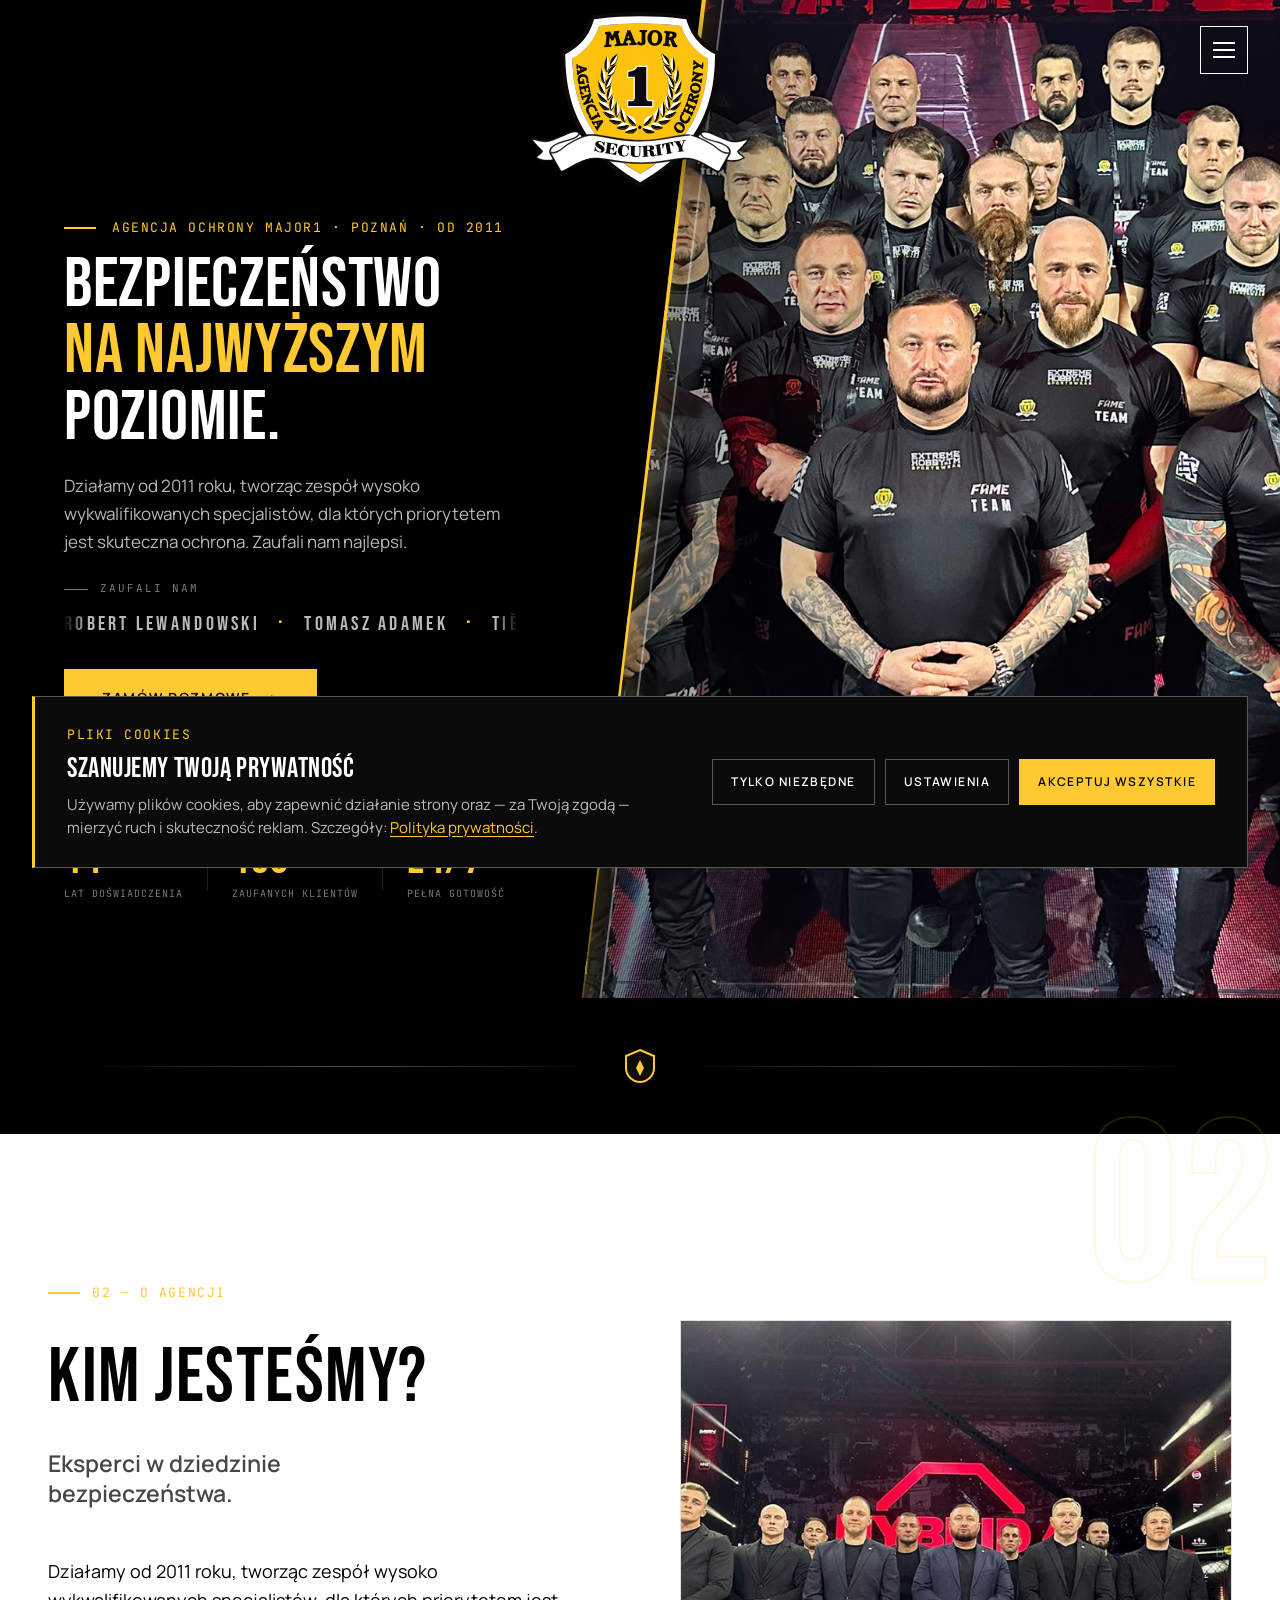
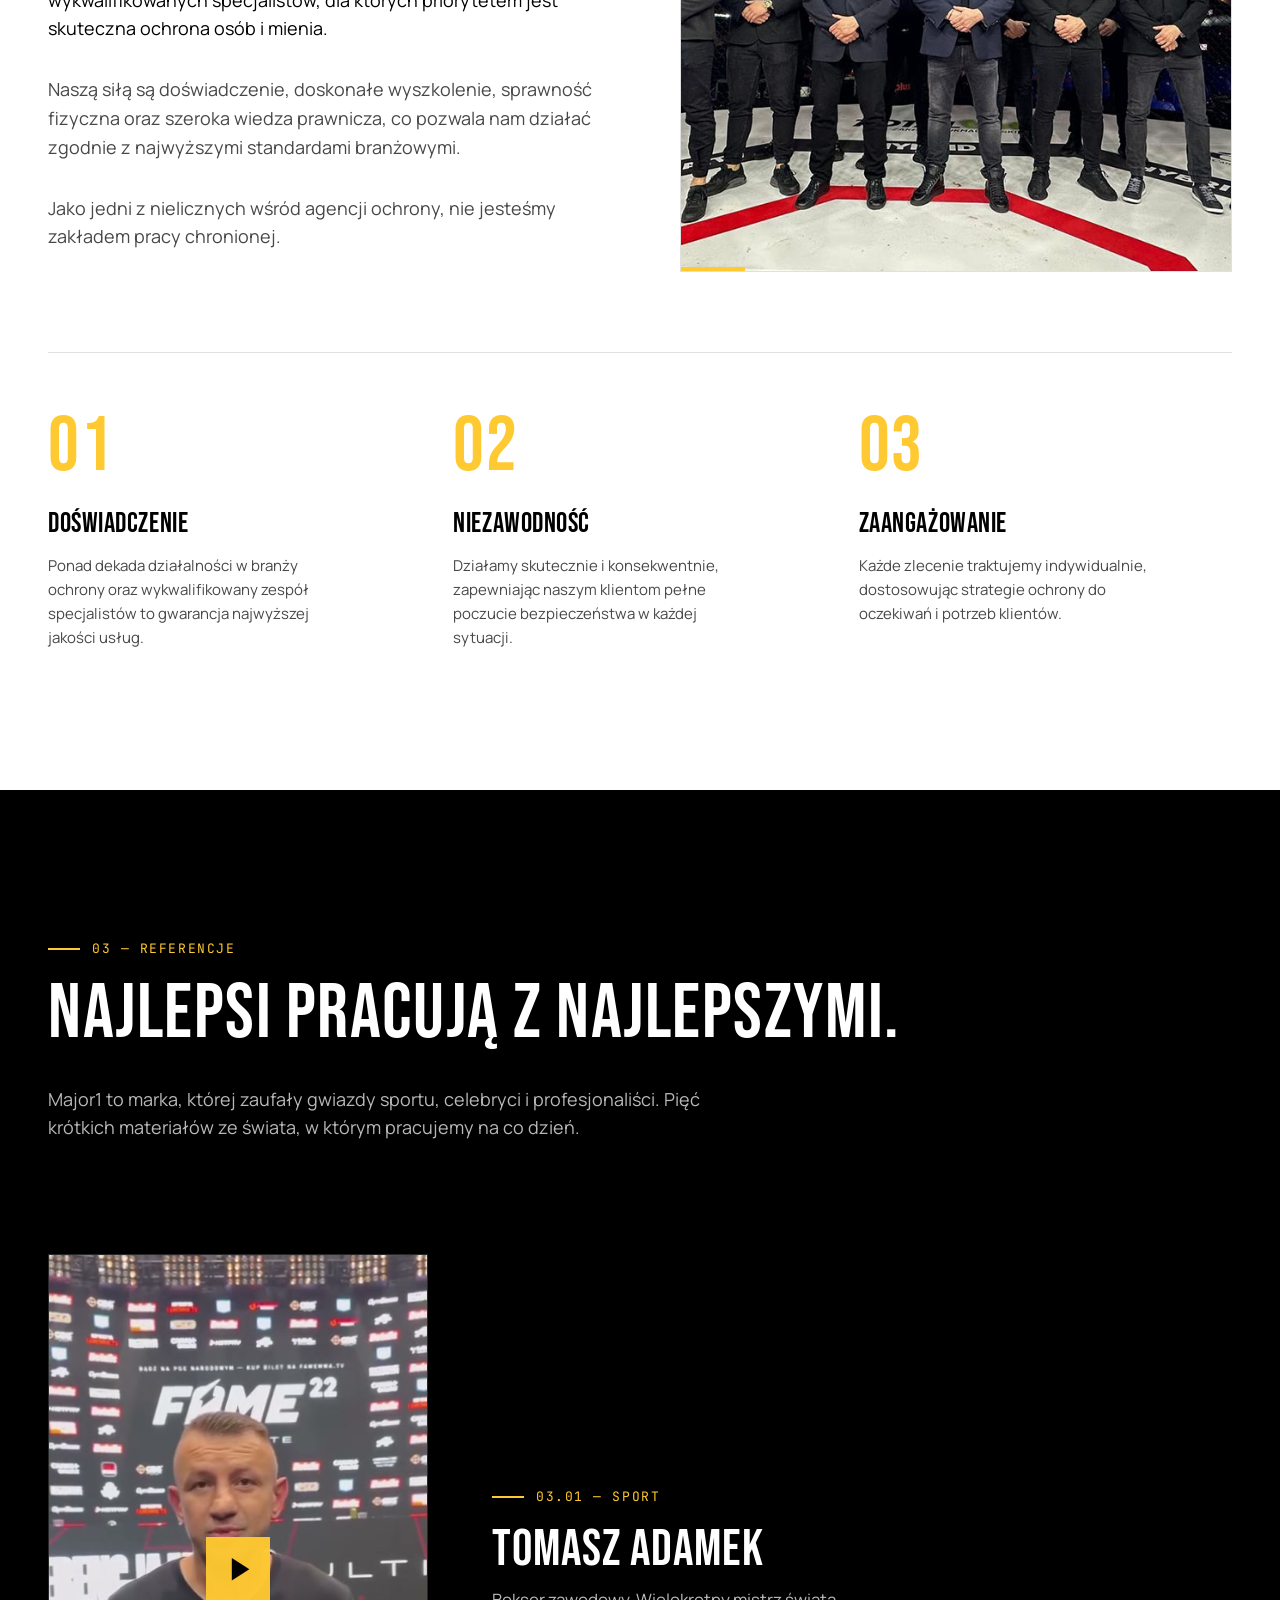
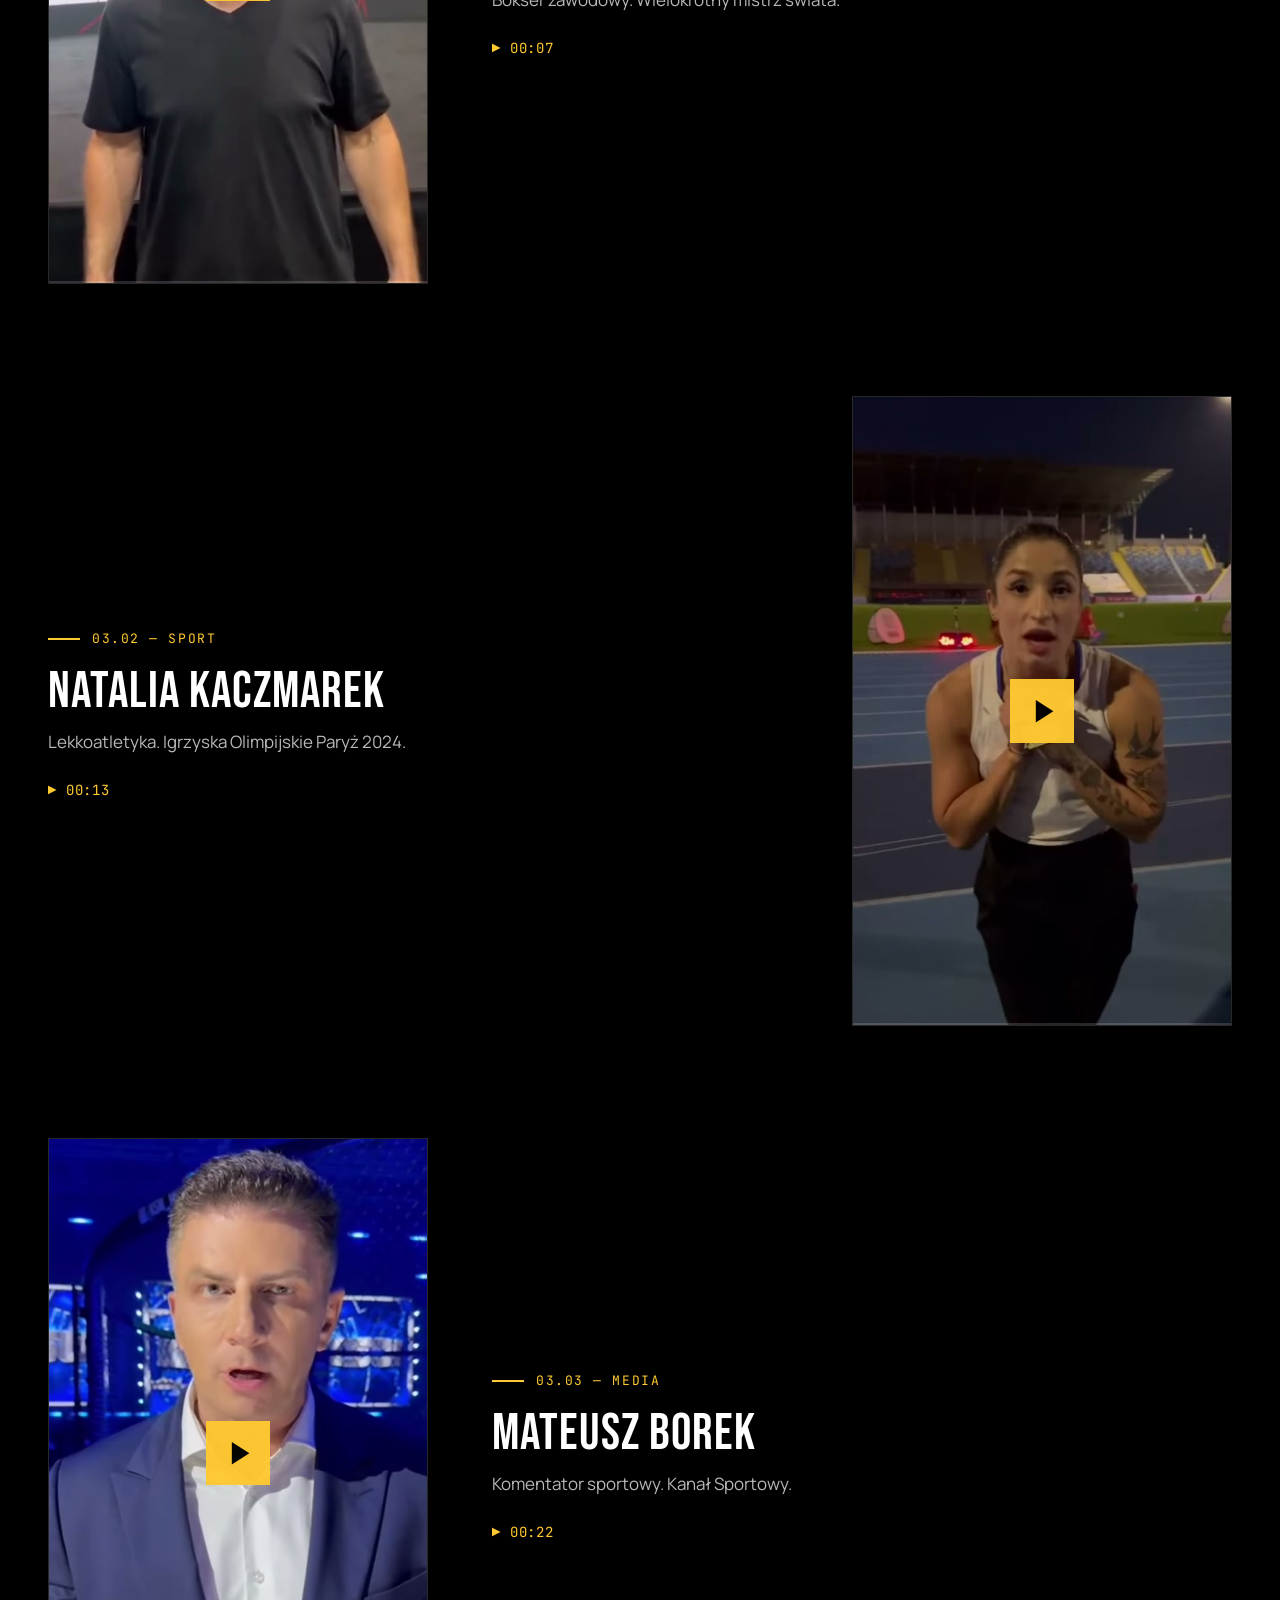
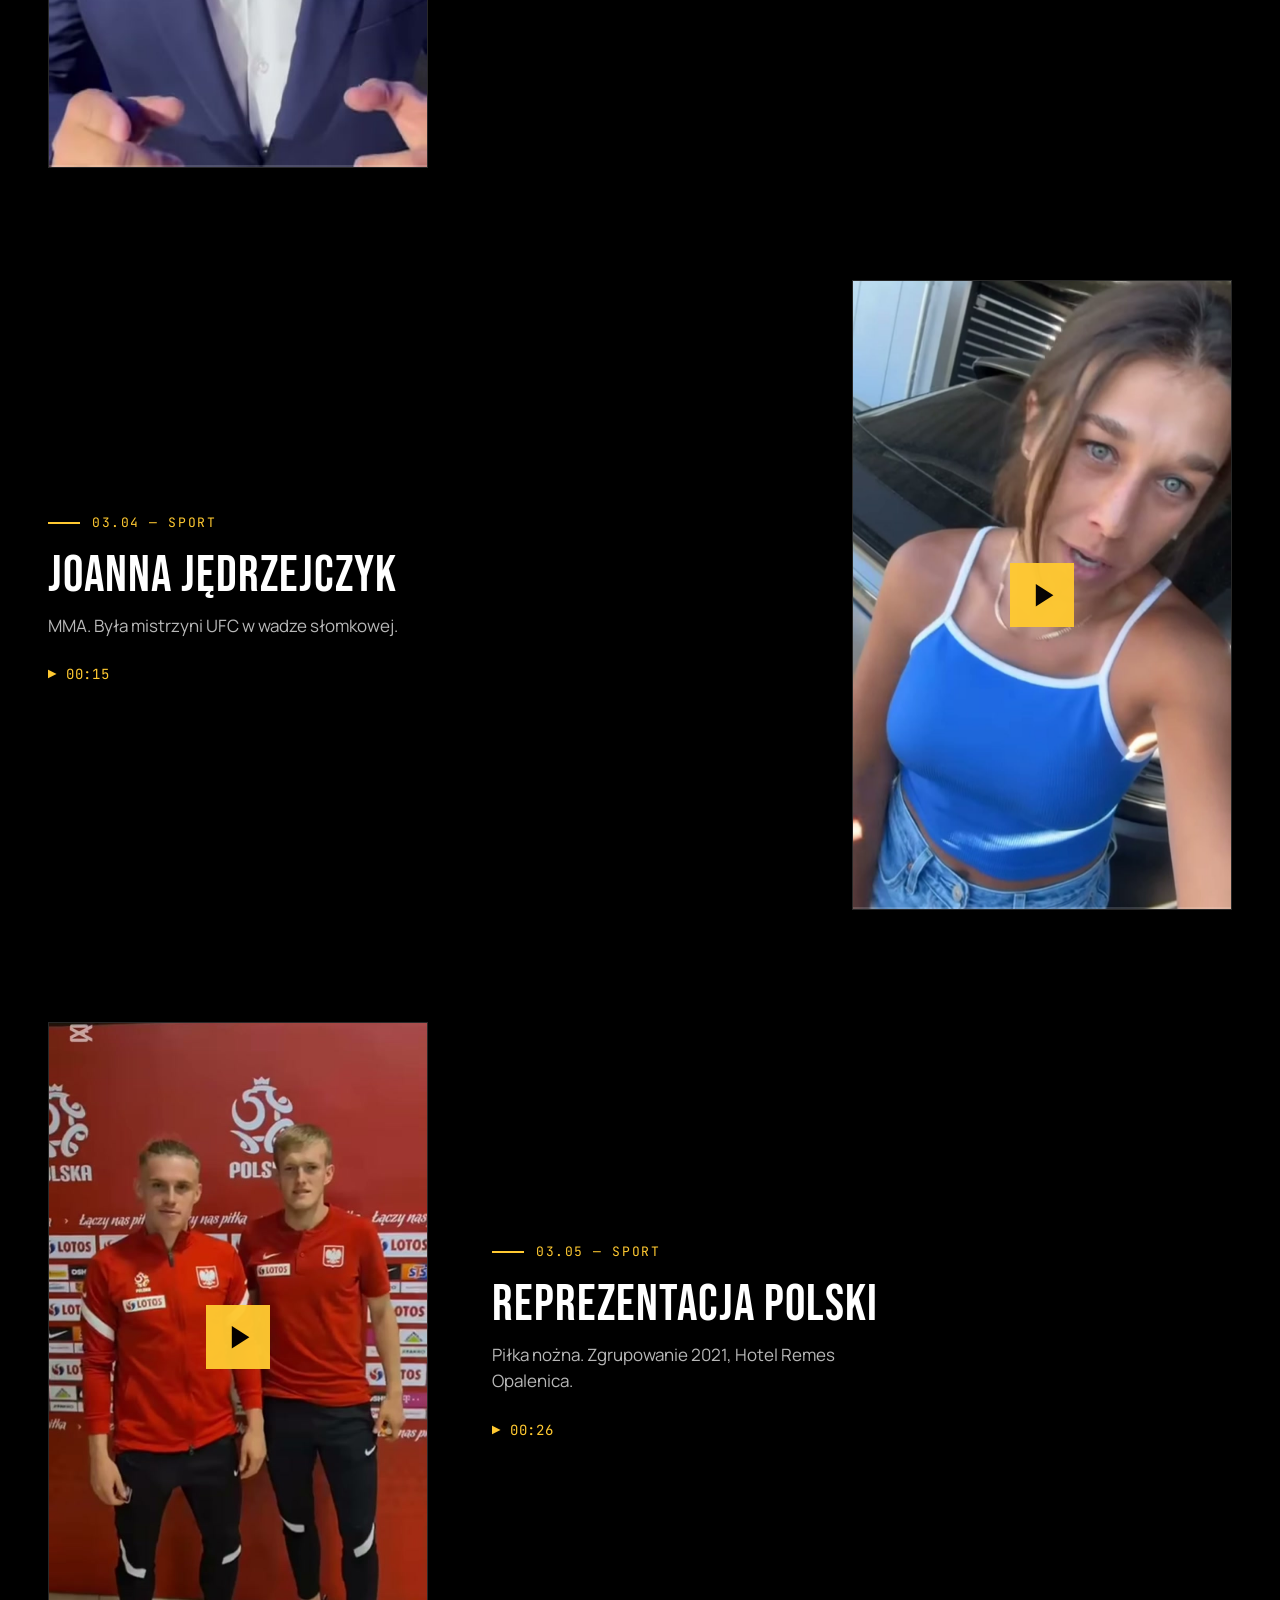
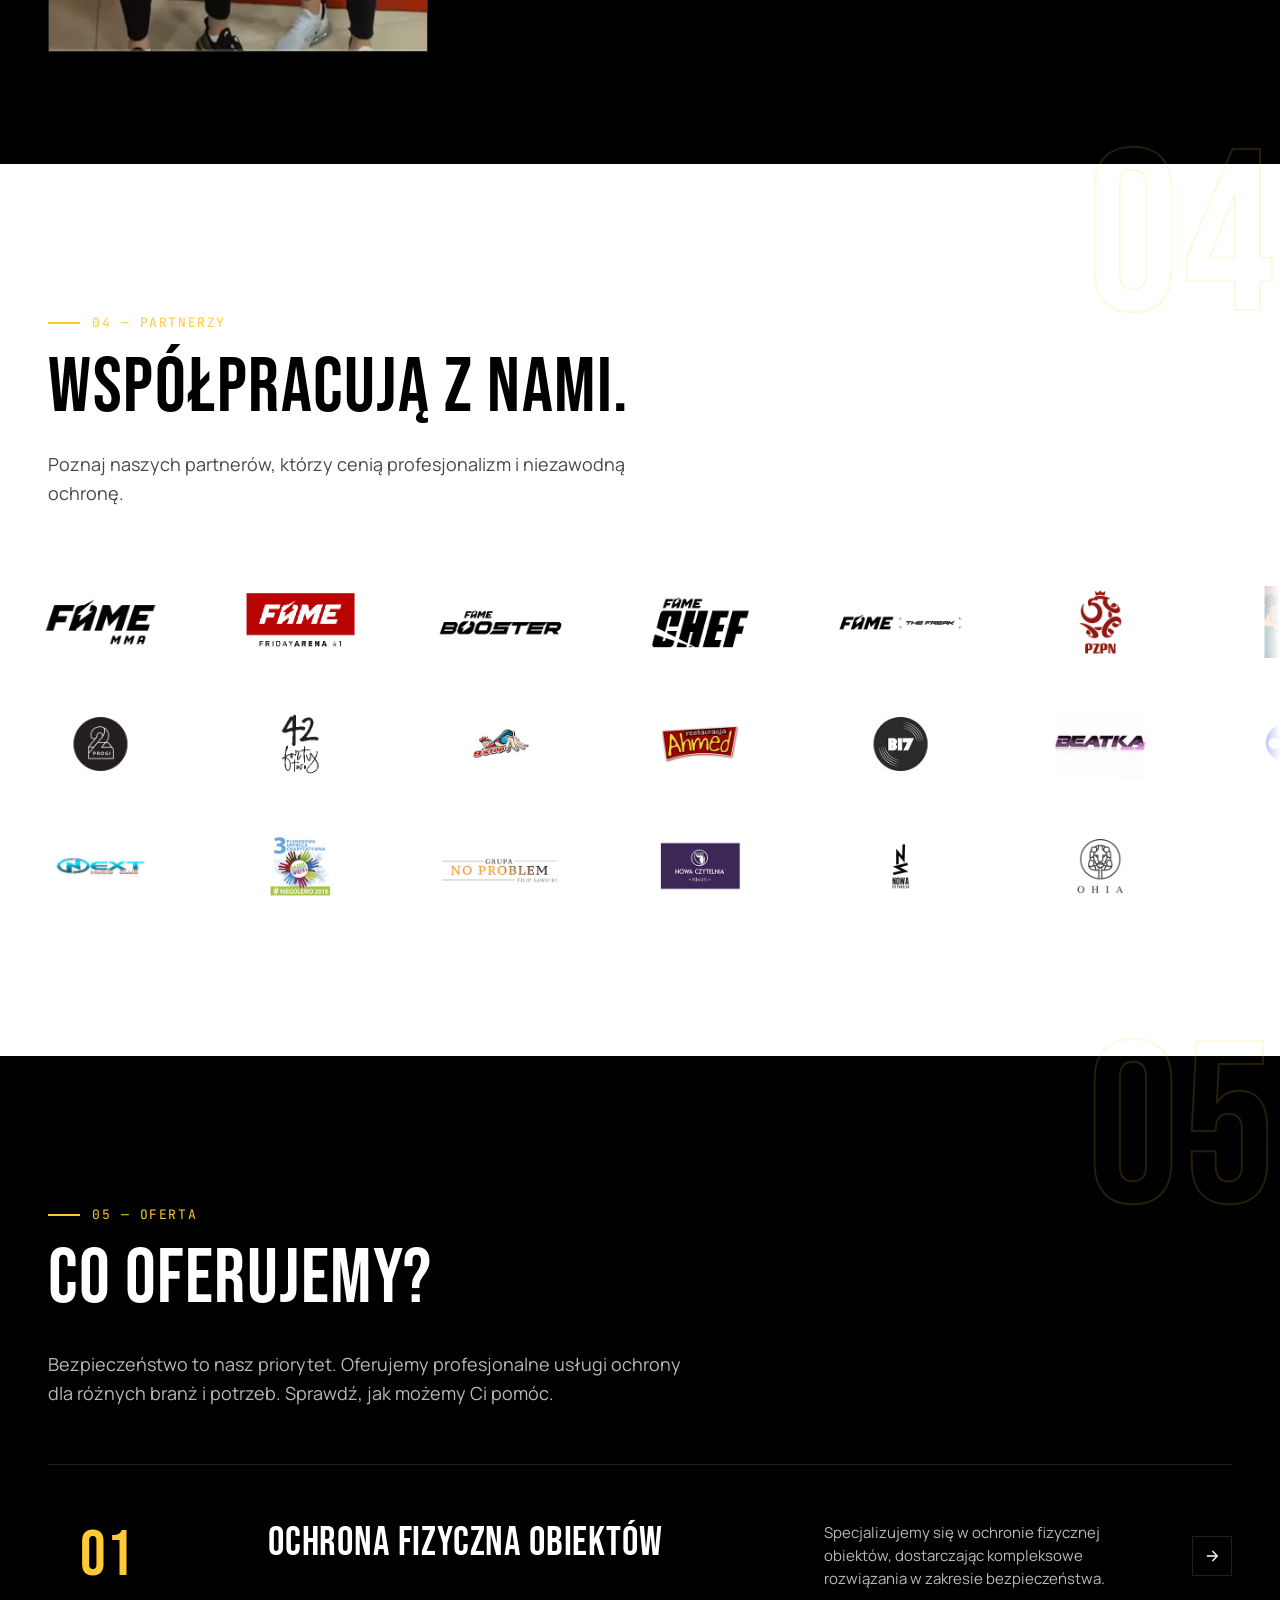
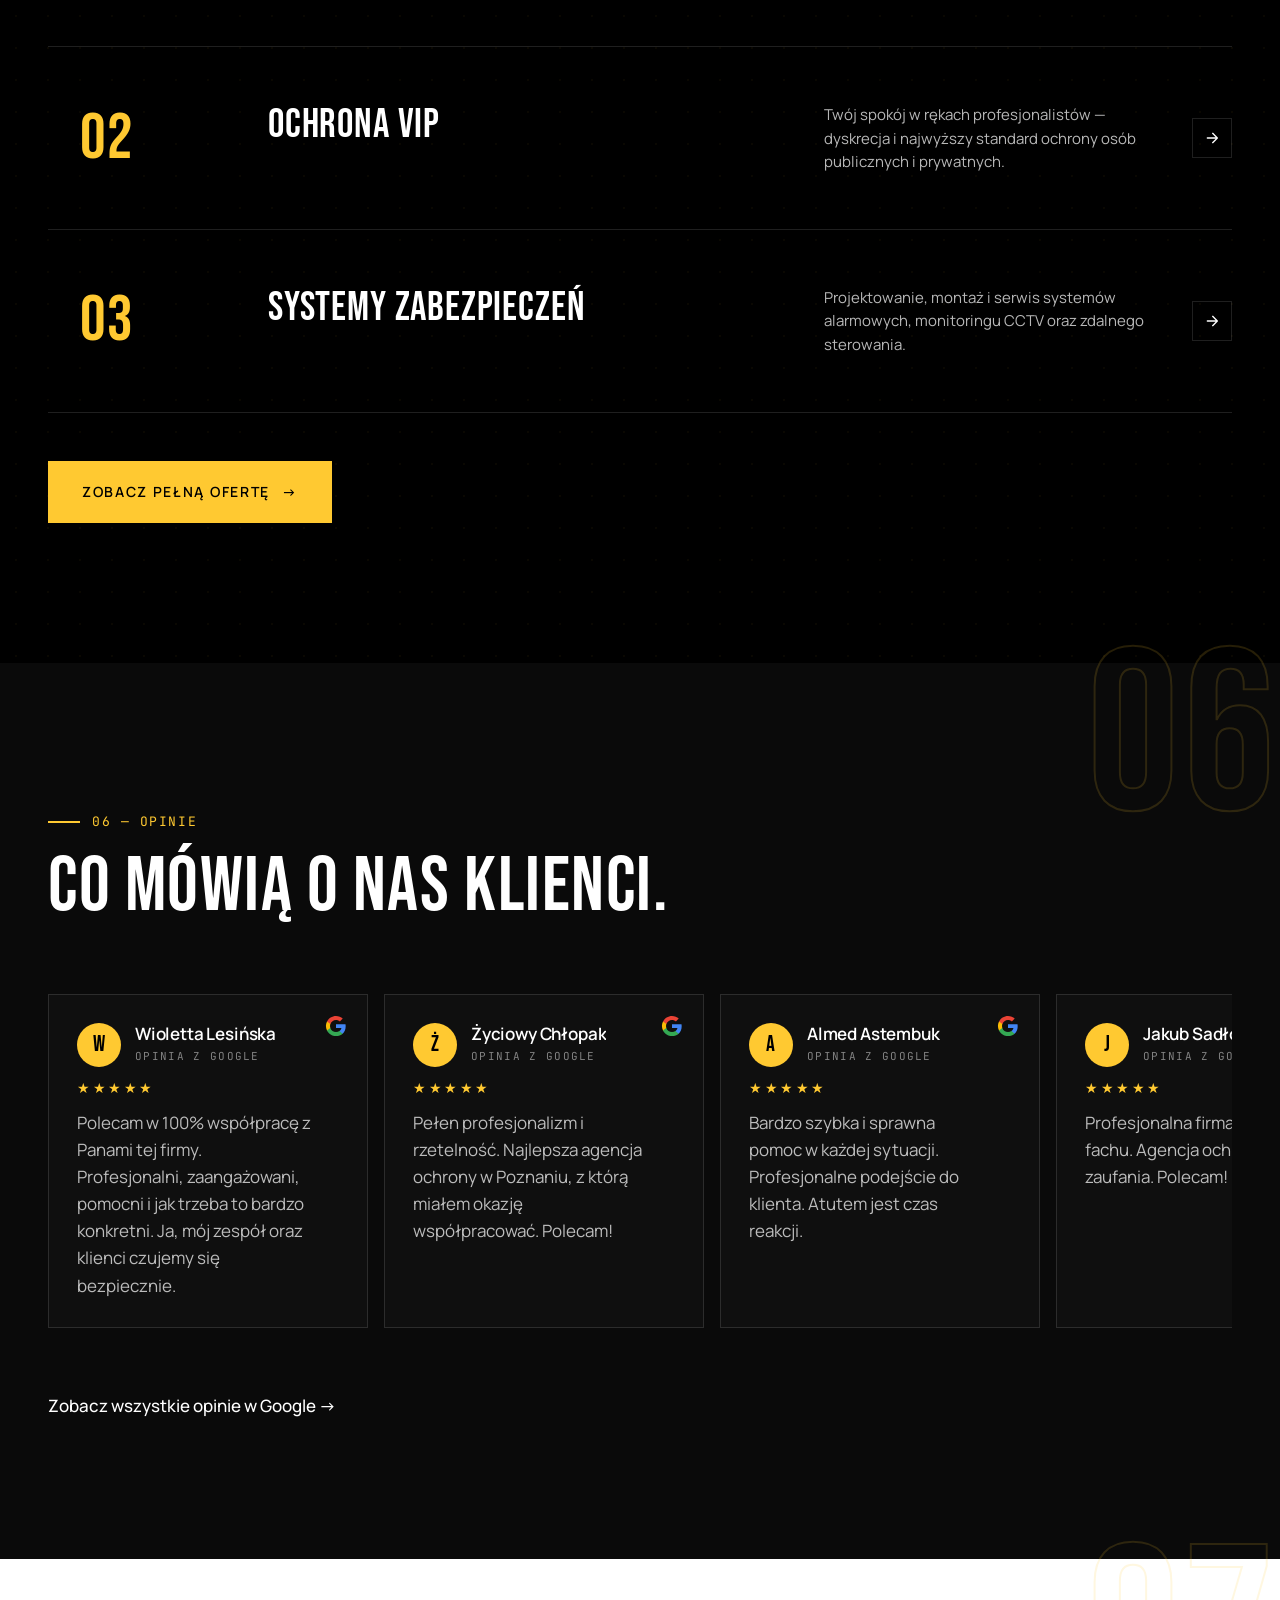
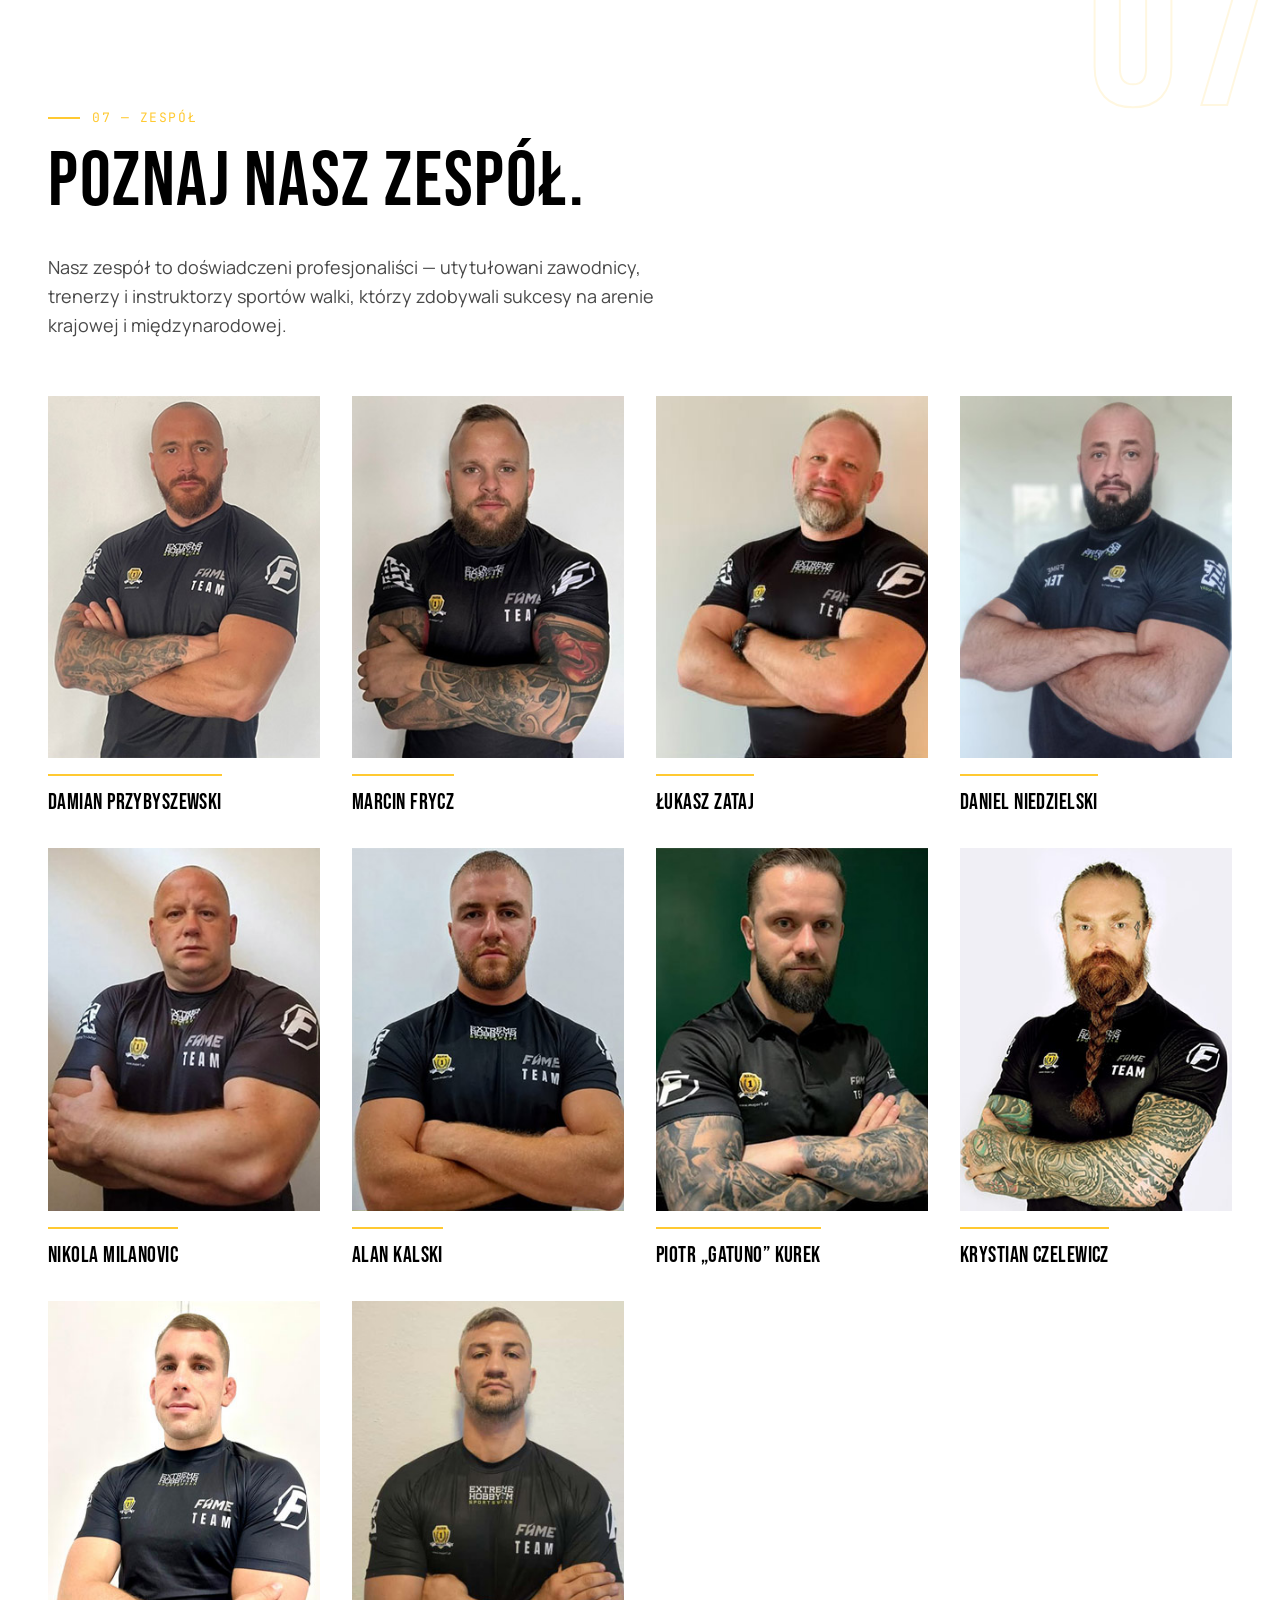
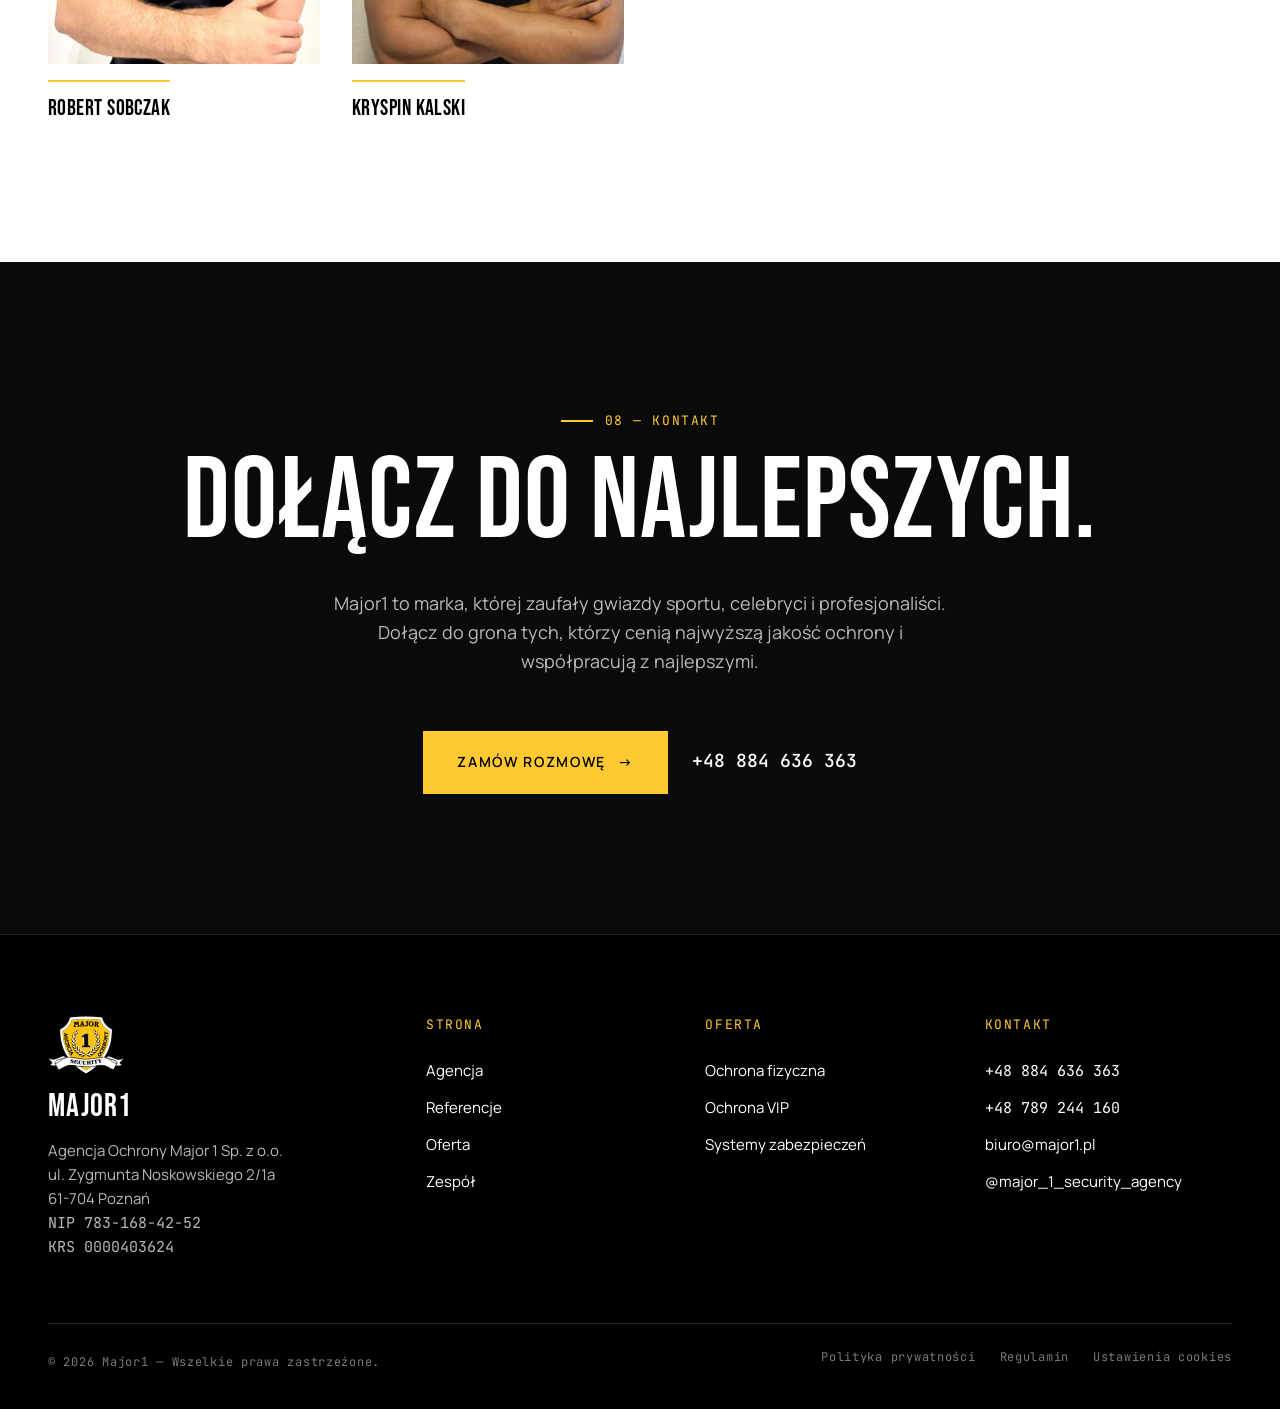
<file: index.html>
<!DOCTYPE html>
<html lang="pl">
<head>
  <meta charset="UTF-8">
  <meta name="viewport" content="width=device-width, initial-scale=1">
  <meta name="theme-color" content="#000000">

  <title>Agencja Ochrony Major1 Poznań — Ochrona VIP, fizyczna i eventowa od 2011</title>
  <meta name="description" content="Major1 — agencja ochrony z Poznania z 14-letnim doświadczeniem. Ochrona VIP (50 Cent, Tiësto, Robert Lewandowski), ochrona fizyczna obiektów, eventów i systemów zabezpieczeń. Zaufało nam ponad 130 klientów.">
  <meta name="robots" content="index, follow, max-image-preview:large, max-snippet:-1, max-video-preview:-1">

  <link rel="canonical" href="https://major1.pl/">
  <link rel="icon" href="images/favicon-32x32.png" type="image/png" sizes="32x32">
  <link rel="apple-touch-icon" href="images/favicon-180x180.png">

  <!-- Open Graph -->
  <meta property="og:type" content="website">
  <meta property="og:title" content="Agencja Ochrony Major1 Poznań — Ochrona VIP, fizyczna i eventowa">
  <meta property="og:description" content="Major1 — agencja ochrony z 14-letnim doświadczeniem. Ochrona VIP gwiazd sportu i muzyki, ochrona fizyczna obiektów, systemy zabezpieczeń. Poznań · od 2011.">
  <meta property="og:url" content="https://major1.pl/">
  <meta property="og:site_name" content="Major1">
  <meta property="og:locale" content="pl_PL">
  <meta property="og:image" content="https://major1.pl/images/og-image.png">
  <meta property="og:image:width" content="1200">
  <meta property="og:image:height" content="630">

  <!-- Twitter Card -->
  <meta name="twitter:card" content="summary_large_image">
  <meta name="twitter:title" content="Agencja Ochrony Major1 Poznań — Ochrona VIP, fizyczna i eventowa">
  <meta name="twitter:description" content="Major1 — agencja ochrony z 14-letnim doświadczeniem. Ochrona VIP, fizyczna, systemy zabezpieczeń. Poznań · od 2011.">
  <meta name="twitter:image" content="https://major1.pl/images/og-image.png">

  <!-- Structured Data -->
  <script type="application/ld+json">
  {
    "@context": "https://schema.org",
    "@graph": [
      {
        "@type": "Organization",
        "@id": "https://major1.pl/#organization",
        "name": "Agencja Ochrony Major 1 Sp. z o.o.",
        "alternateName": "Major1",
        "url": "https://major1.pl/",
        "logo": {
          "@type": "ImageObject",
          "url": "https://major1.pl/images/logo-major1.svg"
        },
        "sameAs": [
          "https://www.instagram.com/major_1_security_agency/"
        ],
        "contactPoint": {
          "@type": "ContactPoint",
          "telephone": "+48-884-636-363",
          "contactType": "customer service",
          "availableLanguage": "Polish"
        }
      },
      {
        "@type": "LocalBusiness",
        "@id": "https://major1.pl/#localbusiness",
        "name": "Major1 — Agencja Ochrony Poznań",
        "image": "https://major1.pl/images/og-image.png",
        "url": "https://major1.pl/",
        "telephone": "+48884636363",
        "email": "biuro@major1.pl",
        "address": {
          "@type": "PostalAddress",
          "streetAddress": "ul. Zygmunta Noskowskiego 2/1a",
          "addressLocality": "Poznań",
          "postalCode": "61-704",
          "addressCountry": "PL"
        },
        "priceRange": "$$",
        "foundingDate": "2011",
        "description": "Profesjonalna agencja ochrony z Poznania. Ochrona VIP, ochrona fizyczna obiektów, systemy zabezpieczeń."
      },
      {
        "@type": "WebSite",
        "@id": "https://major1.pl/#website",
        "url": "https://major1.pl/",
        "name": "Major1",
        "publisher": { "@id": "https://major1.pl/#organization" },
        "inLanguage": "pl-PL"
      },
      {
        "@type": "WebPage",
        "@id": "https://major1.pl/",
        "url": "https://major1.pl/",
        "name": "Agencja Ochrony Major1 Poznań — Ochrona VIP, fizyczna i eventowa od 2011",
        "isPartOf": { "@id": "https://major1.pl/#website" },
        "about": { "@id": "https://major1.pl/#organization" },
        "description": "Major1 — agencja ochrony z Poznania z 14-letnim doświadczeniem. Ochrona VIP, ochrona fizyczna obiektów, systemy zabezpieczeń.",
        "inLanguage": "pl-PL"
      }
    ]
  }
  </script>

  <link rel="preconnect" href="https://fonts.googleapis.com">
  <link rel="preconnect" href="https://fonts.gstatic.com" crossorigin>
  <link rel="stylesheet" href="https://fonts.googleapis.com/css2?family=Bebas+Neue&family=Manrope:wght@300;400;500;600;700&family=JetBrains+Mono&display=swap">

  <link rel="stylesheet" href="style.css">
</head>
<body>

  <header class="site-header">
    <div class="site-header__bar">
      <div class="container site-header__inner">
        <button class="hamburger" type="button" aria-label="Menu" aria-expanded="false" aria-controls="side-nav" data-menu-toggle>
          <span></span>
          <span></span>
          <span></span>
        </button>
      </div>
    </div>
    <a href="/" class="site-header__logo" aria-label="Major1 — strona główna">
      <img src="images/logo-major1.svg" alt="Major1" class="site-header__logo-img">
    </a>
  </header>

  <nav class="side-nav" id="side-nav" aria-hidden="true" aria-label="Główne menu">
    <div class="side-nav__inner">
      <button type="button" class="side-nav__close" data-menu-toggle aria-label="Zamknij menu">
        <span></span><span></span>
      </button>
      <div class="side-nav__brand">
        <p class="side-nav__tagline">Agencja Ochrony · Poznań · od 2011</p>
      </div>

      <ul class="side-nav__list">
        <li><a href="/">Strona główna</a></li>
        <li><a href="o-nas.html">Agencja</a></li>
        <li><a href="index.html#referencje">Referencje</a></li>
        <li><a href="oferta.html">Oferta</a></li>
        <li><a href="o-nas.html#zespol">Zespół</a></li>
        <li><a href="kontakt.html">Kontakt</a></li>
      </ul>

      <div class="side-nav__contact">
        <a href="tel:+48884636363" class="side-nav__phone">+48 884 636 363</a>
        <p class="side-nav__address">ul. Słowiańska 78/104<br>61-664 Poznań</p>
        <a href="mailto:biuro@major1.pl" class="side-nav__email">biuro@major1.pl</a>
      </div>
    </div>
    <div class="side-nav__backdrop" data-menu-close></div>
  </nav>

  <main>

    <!-- ===== HERO — conversion-focused split layout ===== -->
    <section class="hero" aria-labelledby="hero-heading">
      <div class="hero__split">
        <div class="hero__left">
          <div class="hero__content">
            <p class="hero__eyebrow">Agencja Ochrony Major1 · Poznań · od 2011</p>

            <h1 id="hero-heading" class="hero__h1">
              <span>Bezpieczeństwo</span>
              <span class="hero__h1--accent">na najwyższym</span>
              <span>poziomie.</span>
            </h1>

            <p class="hero__lead">
              Działamy od 2011 roku, tworząc zespół wysoko wykwalifikowanych specjalistów, dla których priorytetem jest skuteczna ochrona. Zaufali nam najlepsi.
            </p>

            <div class="hero__roster" aria-label="Zaufali nam">
              <span class="hero__roster-label">Zaufali nam</span>
              <div class="hero__roster-marquee">
                <div class="hero__roster-track">
                  <ul class="hero__roster-list">
                    <li>Robert Lewandowski</li>
                    <li>Tomasz Adamek</li>
                    <li>Tiësto</li>
                    <li>50 Cent</li>
                    <li>Reprezentacja Polski</li>
                    <li>Armin van Buuren</li>
                    <li>IShowSpeed</li>
                    <li>Joanna Jędrzejczyk</li>
                    <li>Mateusz Borek</li>
                    <li>Magda Gessler</li>
                    <li>Joanna Krupa</li>
                    <li>Jan Bednarek</li>
                    <li>Krzysztof Piątek</li>
                    <li>Natalia Kaczmarek</li>
                    <li>Samantha Fox</li>
                    <li>Konrad Bukowiecki</li>
                  </ul>
                  <ul class="hero__roster-list" aria-hidden="true">
                    <li>Robert Lewandowski</li>
                    <li>Tomasz Adamek</li>
                    <li>Tiësto</li>
                    <li>50 Cent</li>
                    <li>Reprezentacja Polski</li>
                    <li>Armin van Buuren</li>
                    <li>IShowSpeed</li>
                    <li>Joanna Jędrzejczyk</li>
                    <li>Mateusz Borek</li>
                    <li>Magda Gessler</li>
                    <li>Joanna Krupa</li>
                    <li>Jan Bednarek</li>
                    <li>Krzysztof Piątek</li>
                    <li>Natalia Kaczmarek</li>
                    <li>Samantha Fox</li>
                    <li>Konrad Bukowiecki</li>
                  </ul>
                </div>
              </div>
            </div>

            <div class="hero__cta">
              <a class="btn-text btn-text--accent btn-text--lg" href="kontakt.html">
                Zamów rozmowę
                <span aria-hidden="true">→</span>
              </a>
              <a class="btn-text" href="#referencje">Zobacz referencje</a>
            </div>

            <!-- Trust stats bar -->
            <div class="hero__stats" aria-label="Nasze osiągnięcia">
              <div class="hero__stat">
                <span class="hero__stat-value" data-count-to="14">14</span>
                <span class="hero__stat-label">Lat doświadczenia</span>
              </div>
              <div class="hero__stat-divider" aria-hidden="true"></div>
              <div class="hero__stat">
                <span class="hero__stat-value" data-count-to="130">130+</span>
                <span class="hero__stat-label">Zaufanych klientów</span>
              </div>
              <div class="hero__stat-divider" aria-hidden="true"></div>
              <div class="hero__stat">
                <span class="hero__stat-value">24/7</span>
                <span class="hero__stat-label">Pełna gotowość</span>
              </div>
            </div>
          </div>
        </div>

        <div class="hero__right">
          <picture>
            <source media="(max-width: 1024px)" srcset="images/hero/major1-team-portrait.jpg">
            <img src="images/hero/major1-team.jpg"
                 alt="Zespół Major1 — Agencja Ochrony Poznań"
                 class="hero__image"
                 fetchpriority="high">
          </picture>
          <div class="hero__overlay" aria-hidden="true"></div>
        </div>
      </div>
    </section>

    <!-- ===== Section divider z herbem ===== -->
    <div class="section-divider" aria-hidden="true">
      <div class="section-divider__line"></div>
      <div class="section-divider__shield">
        <svg width="40" height="40" viewBox="0 0 40 40" fill="none" xmlns="http://www.w3.org/2000/svg">
          <path d="M20 4 L34 10 L34 22 C34 30 27 36 20 36 C13 36 6 30 6 22 L6 10 Z"
                stroke="#FFC931" stroke-width="2" fill="rgba(255,201,49,0.05)"/>
          <path d="M20 14 L24 22 L20 30 L16 22 Z" fill="#FFC931"/>
        </svg>
      </div>
      <div class="section-divider__line"></div>
    </div>

    <!-- ===== Sekcja 02 — Kim jesteśmy? ===== -->
    <section class="section section--paper" id="agencja" aria-labelledby="about-heading">
      <div class="section-num" aria-hidden="true">02</div>
      <div class="container">
        <p class="eyebrow">02 — O agencji</p>

        <div class="about-grid u-mt-2">
          <div class="about-grid__copy">
            <h2 id="about-heading" class="t-display-md u-text-balance">Kim jesteśmy?</h2>
            <p class="t-title u-color-muted u-mt-4" style="max-width: 22ch;">Eksperci w dziedzinie bezpieczeństwa.</p>
            <p class="t-body-lg u-mt-6">Działamy od 2011 roku, tworząc zespół wysoko wykwalifikowanych specjalistów, dla których priorytetem jest skuteczna ochrona osób i mienia.</p>
            <p class="t-body-lg u-color-muted u-mt-4">Naszą siłą są doświadczenie, doskonałe wyszkolenie, sprawność fizyczna oraz szeroka wiedza prawnicza, co pozwala nam działać zgodnie z najwyższymi standardami branżowymi.</p>
            <p class="t-body-lg u-color-muted u-mt-4">Jako jedni z nielicznych wśród agencji ochrony, nie jesteśmy zakładem pracy chronionej.</p>
          </div>

          <figure class="about-grid__photo">
            <img src="images/agencja/major-1-o-nas.jpg"
                 srcset="images/agencja/major-1-o-nas-mobile.jpg 992w, images/agencja/major-1-o-nas.jpg 1200w"
                 sizes="(max-width: 1024px) 100vw, 50vw"
                 alt="Major1 Agencja Ochrony"
                 loading="lazy"
                 width="1200" height="1200">
          </figure>
        </div>

        <ul class="values-grid" aria-label="Co nas wyróżnia">
          <li>
            <span class="value-item__num" aria-hidden="true">01</span>
            <h3 class="value-item__name">Doświadczenie</h3>
            <p class="value-item__desc">Ponad dekada działalności w branży ochrony oraz wykwalifikowany zespół specjalistów to gwarancja najwyższej jakości usług.</p>
          </li>
          <li>
            <span class="value-item__num" aria-hidden="true">02</span>
            <h3 class="value-item__name">Niezawodność</h3>
            <p class="value-item__desc">Działamy skutecznie i konsekwentnie, zapewniając naszym klientom pełne poczucie bezpieczeństwa w każdej sytuacji.</p>
          </li>
          <li>
            <span class="value-item__num" aria-hidden="true">03</span>
            <h3 class="value-item__name">Zaangażowanie</h3>
            <p class="value-item__desc">Każde zlecenie traktujemy indywidualnie, dostosowując strategie ochrony do oczekiwań i potrzeb klientów.</p>
          </li>
        </ul>
      </div>
    </section>

    <!-- ===== Sekcja 03 — Referencje (filmy VIP) ===== -->
    <section class="section section--ink vip-films" id="referencje" aria-labelledby="vip-films-heading">
      <div class="container">
        <p class="eyebrow">03 — Referencje</p>
        <h2 id="vip-films-heading" class="t-display-md u-mt-2 vip-films__heading">Najlepsi pracują z najlepszymi.</h2>
        <p class="t-body-lg u-color-muted u-max-prose u-mt-4">
          Major1 to marka, której zaufały gwiazdy sportu, celebryci i profesjonaliści. Pięć krótkich materiałów ze świata, w którym pracujemy na co dzień.
        </p>
      </div>

      <article class="vip-film vip-film--left">
        <div class="container">
          <div class="vip-film__grid">
            <div class="vip-film__media" data-vip-media>
              <video data-vip-player
                     poster="videos/vip/01-adamek-poster.jpg"
                     preload="metadata"
                     muted playsinline
                     data-src="videos/vip/01-adamek.mp4"></video>
              <button class="vip-play-btn" type="button" aria-label="Odtwórz film: Tomasz Adamek"><svg class="vip-play-btn__icon vip-play-btn__icon--play" viewBox="0 0 24 24" fill="currentColor" aria-hidden="true"><path d="M8 5v14l11-7z"/></svg><svg class="vip-play-btn__icon vip-play-btn__icon--pause" viewBox="0 0 24 24" fill="currentColor" aria-hidden="true"><rect x="6" y="5" width="4" height="14"/><rect x="14" y="5" width="4" height="14"/></svg></button>
              <div class="vip-progress" role="progressbar" aria-label="Postęp filmu" aria-valuemin="0" aria-valuemax="100" aria-valuenow="0"><div class="vip-progress__bar"></div></div>
            </div>
            <div class="vip-film__copy">
              <p class="vip-film__num">03.01 — Sport</p>
              <h3 class="vip-film__name">Tomasz Adamek</h3>
              <p class="t-body vip-film__title">Bokser zawodowy. Wielokrotny mistrz świata.</p>
              <p class="vip-film__duration">▶ 00:07</p>
            </div>
          </div>
        </div>
      </article>

      <article class="vip-film vip-film--right">
        <div class="container">
          <div class="vip-film__grid">
            <div class="vip-film__media" data-vip-media>
              <video data-vip-player
                     poster="videos/vip/02-kaczmarek-poster.jpg"
                     preload="metadata"
                     muted playsinline
                     data-src="videos/vip/02-kaczmarek.mp4"></video>
              <button class="vip-play-btn" type="button" aria-label="Odtwórz film: Natalia Kaczmarek"><svg class="vip-play-btn__icon vip-play-btn__icon--play" viewBox="0 0 24 24" fill="currentColor" aria-hidden="true"><path d="M8 5v14l11-7z"/></svg><svg class="vip-play-btn__icon vip-play-btn__icon--pause" viewBox="0 0 24 24" fill="currentColor" aria-hidden="true"><rect x="6" y="5" width="4" height="14"/><rect x="14" y="5" width="4" height="14"/></svg></button>
              <div class="vip-progress" role="progressbar" aria-label="Postęp filmu" aria-valuemin="0" aria-valuemax="100" aria-valuenow="0"><div class="vip-progress__bar"></div></div>
            </div>
            <div class="vip-film__copy">
              <p class="vip-film__num">03.02 — Sport</p>
              <h3 class="vip-film__name">Natalia Kaczmarek</h3>
              <p class="t-body vip-film__title">Lekkoatletyka. Igrzyska Olimpijskie Paryż 2024.</p>
              <p class="vip-film__duration">▶ 00:13</p>
            </div>
          </div>
        </div>
      </article>

      <article class="vip-film vip-film--left">
        <div class="container">
          <div class="vip-film__grid">
            <div class="vip-film__media" data-vip-media>
              <video data-vip-player
                     poster="videos/vip/03-borek-poster.jpg"
                     preload="metadata"
                     muted playsinline
                     data-src="videos/vip/03-borek.mp4"></video>
              <button class="vip-play-btn" type="button" aria-label="Odtwórz film: Mateusz Borek"><svg class="vip-play-btn__icon vip-play-btn__icon--play" viewBox="0 0 24 24" fill="currentColor" aria-hidden="true"><path d="M8 5v14l11-7z"/></svg><svg class="vip-play-btn__icon vip-play-btn__icon--pause" viewBox="0 0 24 24" fill="currentColor" aria-hidden="true"><rect x="6" y="5" width="4" height="14"/><rect x="14" y="5" width="4" height="14"/></svg></button>
              <div class="vip-progress" role="progressbar" aria-label="Postęp filmu" aria-valuemin="0" aria-valuemax="100" aria-valuenow="0"><div class="vip-progress__bar"></div></div>
            </div>
            <div class="vip-film__copy">
              <p class="vip-film__num">03.03 — Media</p>
              <h3 class="vip-film__name">Mateusz Borek</h3>
              <p class="t-body vip-film__title">Komentator sportowy. Kanał Sportowy.</p>
              <p class="vip-film__duration">▶ 00:22</p>
            </div>
          </div>
        </div>
      </article>

      <article class="vip-film vip-film--right">
        <div class="container">
          <div class="vip-film__grid">
            <div class="vip-film__media" data-vip-media>
              <video data-vip-player
                     poster="videos/vip/04-jedrzejczyk-poster.jpg"
                     preload="metadata"
                     muted playsinline
                     data-src="videos/vip/04-jedrzejczyk.mp4"></video>
              <button class="vip-play-btn" type="button" aria-label="Odtwórz film: Joanna Jędrzejczyk"><svg class="vip-play-btn__icon vip-play-btn__icon--play" viewBox="0 0 24 24" fill="currentColor" aria-hidden="true"><path d="M8 5v14l11-7z"/></svg><svg class="vip-play-btn__icon vip-play-btn__icon--pause" viewBox="0 0 24 24" fill="currentColor" aria-hidden="true"><rect x="6" y="5" width="4" height="14"/><rect x="14" y="5" width="4" height="14"/></svg></button>
              <div class="vip-progress" role="progressbar" aria-label="Postęp filmu" aria-valuemin="0" aria-valuemax="100" aria-valuenow="0"><div class="vip-progress__bar"></div></div>
            </div>
            <div class="vip-film__copy">
              <p class="vip-film__num">03.04 — Sport</p>
              <h3 class="vip-film__name">Joanna Jędrzejczyk</h3>
              <p class="t-body vip-film__title">MMA. Była mistrzyni UFC w wadze słomkowej.</p>
              <p class="vip-film__duration">▶ 00:15</p>
            </div>
          </div>
        </div>
      </article>

      <article class="vip-film vip-film--left">
        <div class="container">
          <div class="vip-film__grid">
            <div class="vip-film__media" data-vip-media>
              <video data-vip-player
                     poster="videos/vip/05-reprezentacja-poster.jpg"
                     preload="metadata"
                     muted playsinline
                     data-src="videos/vip/05-reprezentacja.mp4"></video>
              <button class="vip-play-btn" type="button" aria-label="Odtwórz film: Reprezentacja Polski"><svg class="vip-play-btn__icon vip-play-btn__icon--play" viewBox="0 0 24 24" fill="currentColor" aria-hidden="true"><path d="M8 5v14l11-7z"/></svg><svg class="vip-play-btn__icon vip-play-btn__icon--pause" viewBox="0 0 24 24" fill="currentColor" aria-hidden="true"><rect x="6" y="5" width="4" height="14"/><rect x="14" y="5" width="4" height="14"/></svg></button>
              <div class="vip-progress" role="progressbar" aria-label="Postęp filmu" aria-valuemin="0" aria-valuemax="100" aria-valuenow="0"><div class="vip-progress__bar"></div></div>
            </div>
            <div class="vip-film__copy">
              <p class="vip-film__num">03.05 — Sport</p>
              <h3 class="vip-film__name">Reprezentacja Polski</h3>
              <p class="t-body vip-film__title">Piłka nożna. Zgrupowanie 2021, Hotel Remes Opalenica.</p>
              <p class="vip-film__duration">▶ 00:26</p>
            </div>
          </div>
        </div>
      </article>
    </section>


<!-- distribution: row1=34, row2=48, row3=48, total=130 -->

    <!-- ===== Sekcja 04 — Współpracują z nami (3 marquee rzędy) ===== -->
    <section class="section section--paper" id="wspolpracuja" aria-labelledby="brands-heading">
      <div class="section-num" aria-hidden="true">04</div>
      <div class="container">
        <div class="grid-12 brand-header">
          <header class="col-span-12">
            <p class="eyebrow">04 — Partnerzy</p>
            <h2 id="brands-heading" class="t-display-md u-mt-2 u-text-balance">Współpracują z nami.</h2>
            <p class="t-body-lg brand-header__lead">Poznaj naszych partnerów, którzy cenią profesjonalizm i niezawodną ochronę.</p>
          </header>
        </div>
      </div>
      <div class="brand-marquee" aria-label="Loga partnerów Major1">
        <div class="brand-marquee__row" data-row="1">
          <div class="brand-marquee__track">
            <ul class="brand-marquee__list">
              <li class="brand-marquee__item"><img src="images/brands/logo-fame.png" alt="Fame" decoding="async"></li>
              <li class="brand-marquee__item"><img src="images/brands/logo-fame-arena.png" alt="Fame Arena" decoding="async"></li>
              <li class="brand-marquee__item"><img src="images/brands/logo-fame-booster.png" alt="Fame Booster" decoding="async"></li>
              <li class="brand-marquee__item"><img src="images/brands/logo-fame-chef.png" alt="Fame Chef" decoding="async"></li>
              <li class="brand-marquee__item"><img src="images/brands/logo-fame-freak.png" alt="Fame Freak" decoding="async"></li>
              <li class="brand-marquee__item"><img src="images/brands/logo-pzpn.png" alt="PZPN" decoding="async"></li>
              <li class="brand-marquee__item"><img src="images/brands/logo-bungee.png" alt="Bungee" decoding="async"></li>
              <li class="brand-marquee__item"><img src="images/brands/logo-raben.png" alt="Raben" decoding="async"></li>
              <li class="brand-marquee__item"><img src="images/brands/logo-tme.png" alt="TME" decoding="async"></li>
              <li class="brand-marquee__item"><img src="images/brands/logo-enea-stadion.png" alt="Enea Stadion" decoding="async"></li>
              <li class="brand-marquee__item"><img src="images/brands/logo-hotel-remes.png" alt="Hotel Remes" decoding="async"></li>
              <li class="brand-marquee__item"><img src="images/brands/logo-mlynska.png" alt="Mlynska" decoding="async"></li>
              <li class="brand-marquee__item"><img src="images/brands/logo-cuba-libre.png" alt="Cuba Libre" decoding="async"></li>
              <li class="brand-marquee__item"><img src="images/brands/logo-stare-koszary.png" alt="Stare Koszary" decoding="async"></li>
              <li class="brand-marquee__item"><img src="images/brands/logo-slodownia.png" alt="Slodownia" decoding="async"></li>
              <li class="brand-marquee__item"><img src="images/brands/logo-granturismo.png" alt="Granturismo" decoding="async"></li>
              <li class="brand-marquee__item"><img src="images/brands/logo-garbicz.png" alt="Garbicz" decoding="async"></li>
              <li class="brand-marquee__item"><img src="images/brands/logo-city-park.png" alt="City Park" decoding="async"></li>
              <li class="brand-marquee__item"><img src="images/brands/logo-ekwador.png" alt="Ekwador" decoding="async"></li>
              <li class="brand-marquee__item"><img src="images/brands/logo-dldk.png" alt="DLDK" decoding="async"></li>
              <li class="brand-marquee__item"><img src="images/brands/logo-wmf.png" alt="WMF" decoding="async"></li>
              <li class="brand-marquee__item"><img src="images/brands/logo-talents-mma.png" alt="Talents MMA" decoding="async"></li>
              <li class="brand-marquee__item"><img src="images/brands/logo-fabryka-futbolu.png" alt="Fabryka Futbolu" decoding="async"></li>
              <li class="brand-marquee__item"><img src="images/brands/logo-whiskey-in-the-jar.png" alt="Whiskey In The Jar" decoding="async"></li>
              <li class="brand-marquee__item"><img src="images/brands/logo-concordia-design.png" alt="Concordia Design" decoding="async"></li>
              <li class="brand-marquee__item"><img src="images/brands/logo-orzo.png" alt="Orzo" decoding="async"></li>
              <li class="brand-marquee__item"><img src="images/brands/logo-koronka.png" alt="Koronka" decoding="async"></li>
              <li class="brand-marquee__item"><img src="images/brands/logo-pijalnia-wodki-i-piwa.png" alt="Pijalnia Wodki I Piwa" decoding="async"></li>
              <li class="brand-marquee__item"><img src="images/brands/logo-ministerstwo-sledzia-i-wodki.png" alt="Ministerstwo Sledzia I Wodki" decoding="async"></li>
              <li class="brand-marquee__item"><img src="images/brands/logo-master-lech.png" alt="Master Lech" decoding="async"></li>
              <li class="brand-marquee__item"><img src="images/brands/logo-projekt-wilson.png" alt="Projekt Wilson" decoding="async"></li>
              <li class="brand-marquee__item"><img src="images/brands/logo-flowevents.png" alt="Flowevents" decoding="async"></li>
              <li class="brand-marquee__item"><img src="images/brands/logo-hifi-hotel.png" alt="HiFi Hotel" decoding="async"></li>
              <li class="brand-marquee__item"><img src="images/brands/logo-invest-complex.png" alt="Invest Complex" decoding="async"></li>
            </ul>
            <ul class="brand-marquee__list" aria-hidden="true">
              <li class="brand-marquee__item"><img src="images/brands/logo-fame.png" alt="Fame" decoding="async"></li>
              <li class="brand-marquee__item"><img src="images/brands/logo-fame-arena.png" alt="Fame Arena" decoding="async"></li>
              <li class="brand-marquee__item"><img src="images/brands/logo-fame-booster.png" alt="Fame Booster" decoding="async"></li>
              <li class="brand-marquee__item"><img src="images/brands/logo-fame-chef.png" alt="Fame Chef" decoding="async"></li>
              <li class="brand-marquee__item"><img src="images/brands/logo-fame-freak.png" alt="Fame Freak" decoding="async"></li>
              <li class="brand-marquee__item"><img src="images/brands/logo-pzpn.png" alt="PZPN" decoding="async"></li>
              <li class="brand-marquee__item"><img src="images/brands/logo-bungee.png" alt="Bungee" decoding="async"></li>
              <li class="brand-marquee__item"><img src="images/brands/logo-raben.png" alt="Raben" decoding="async"></li>
              <li class="brand-marquee__item"><img src="images/brands/logo-tme.png" alt="TME" decoding="async"></li>
              <li class="brand-marquee__item"><img src="images/brands/logo-enea-stadion.png" alt="Enea Stadion" decoding="async"></li>
              <li class="brand-marquee__item"><img src="images/brands/logo-hotel-remes.png" alt="Hotel Remes" decoding="async"></li>
              <li class="brand-marquee__item"><img src="images/brands/logo-mlynska.png" alt="Mlynska" decoding="async"></li>
              <li class="brand-marquee__item"><img src="images/brands/logo-cuba-libre.png" alt="Cuba Libre" decoding="async"></li>
              <li class="brand-marquee__item"><img src="images/brands/logo-stare-koszary.png" alt="Stare Koszary" decoding="async"></li>
              <li class="brand-marquee__item"><img src="images/brands/logo-slodownia.png" alt="Slodownia" decoding="async"></li>
              <li class="brand-marquee__item"><img src="images/brands/logo-granturismo.png" alt="Granturismo" decoding="async"></li>
              <li class="brand-marquee__item"><img src="images/brands/logo-garbicz.png" alt="Garbicz" decoding="async"></li>
              <li class="brand-marquee__item"><img src="images/brands/logo-city-park.png" alt="City Park" decoding="async"></li>
              <li class="brand-marquee__item"><img src="images/brands/logo-ekwador.png" alt="Ekwador" decoding="async"></li>
              <li class="brand-marquee__item"><img src="images/brands/logo-dldk.png" alt="DLDK" decoding="async"></li>
              <li class="brand-marquee__item"><img src="images/brands/logo-wmf.png" alt="WMF" decoding="async"></li>
              <li class="brand-marquee__item"><img src="images/brands/logo-talents-mma.png" alt="Talents MMA" decoding="async"></li>
              <li class="brand-marquee__item"><img src="images/brands/logo-fabryka-futbolu.png" alt="Fabryka Futbolu" decoding="async"></li>
              <li class="brand-marquee__item"><img src="images/brands/logo-whiskey-in-the-jar.png" alt="Whiskey In The Jar" decoding="async"></li>
              <li class="brand-marquee__item"><img src="images/brands/logo-concordia-design.png" alt="Concordia Design" decoding="async"></li>
              <li class="brand-marquee__item"><img src="images/brands/logo-orzo.png" alt="Orzo" decoding="async"></li>
              <li class="brand-marquee__item"><img src="images/brands/logo-koronka.png" alt="Koronka" decoding="async"></li>
              <li class="brand-marquee__item"><img src="images/brands/logo-pijalnia-wodki-i-piwa.png" alt="Pijalnia Wodki I Piwa" decoding="async"></li>
              <li class="brand-marquee__item"><img src="images/brands/logo-ministerstwo-sledzia-i-wodki.png" alt="Ministerstwo Sledzia I Wodki" decoding="async"></li>
              <li class="brand-marquee__item"><img src="images/brands/logo-master-lech.png" alt="Master Lech" decoding="async"></li>
              <li class="brand-marquee__item"><img src="images/brands/logo-projekt-wilson.png" alt="Projekt Wilson" decoding="async"></li>
              <li class="brand-marquee__item"><img src="images/brands/logo-flowevents.png" alt="Flowevents" decoding="async"></li>
              <li class="brand-marquee__item"><img src="images/brands/logo-hifi-hotel.png" alt="HiFi Hotel" decoding="async"></li>
              <li class="brand-marquee__item"><img src="images/brands/logo-invest-complex.png" alt="Invest Complex" decoding="async"></li>
            </ul>
          </div>
        </div>
        <div class="brand-marquee__row brand-marquee__row--reverse" data-row="2">
          <div class="brand-marquee__track">
            <ul class="brand-marquee__list">
              <li class="brand-marquee__item"><img src="images/brands/logo-2progi.png" alt="2Progi" decoding="async"></li>
              <li class="brand-marquee__item"><img src="images/brands/logo-42.png" alt="42" decoding="async"></li>
              <li class="brand-marquee__item"><img src="images/brands/logo-9stop.png" alt="9Stop" decoding="async"></li>
              <li class="brand-marquee__item"><img src="images/brands/logo-ahmed.png" alt="Ahmed" decoding="async"></li>
              <li class="brand-marquee__item"><img src="images/brands/logo-b17.png" alt="B17" decoding="async"></li>
              <li class="brand-marquee__item"><img src="images/brands/logo-beatka.png" alt="Beatka" decoding="async"></li>
              <li class="brand-marquee__item"><img src="images/brands/logo-bilard-club.png" alt="Bilard Club" decoding="async"></li>
              <li class="brand-marquee__item"><img src="images/brands/logo-black-music.png" alt="Black Music" decoding="async"></li>
              <li class="brand-marquee__item"><img src="images/brands/logo-brodziak.png" alt="Brodziak" decoding="async"></li>
              <li class="brand-marquee__item"><img src="images/brands/logo-brogans.png" alt="Brogans" decoding="async"></li>
              <li class="brand-marquee__item"><img src="images/brands/logo-bunga.png" alt="Bunga" decoding="async"></li>
              <li class="brand-marquee__item"><img src="images/brands/logo-chicas-gorillas.png" alt="Chicas Gorillas" decoding="async"></li>
              <li class="brand-marquee__item"><img src="images/brands/logo-city-casino.png" alt="City Casino" decoding="async"></li>
              <li class="brand-marquee__item"><img src="images/brands/logo-cristal-casino.png" alt="Cristal Casino" decoding="async"></li>
              <li class="brand-marquee__item"><img src="images/brands/logo-cute.png" alt="Cute" decoding="async"></li>
              <li class="brand-marquee__item"><img src="images/brands/logo-daily-food.png" alt="Daily Food" decoding="async"></li>
              <li class="brand-marquee__item"><img src="images/brands/logo-delicjusz.png" alt="Delicjusz" decoding="async"></li>
              <li class="brand-marquee__item"><img src="images/brands/logo-delipark.png" alt="Delipark" decoding="async"></li>
              <li class="brand-marquee__item"><img src="images/brands/logo-diamond.png" alt="Diamond" decoding="async"></li>
              <li class="brand-marquee__item"><img src="images/brands/logo-ecovital.png" alt="Ecovital" decoding="async"></li>
              <li class="brand-marquee__item"><img src="images/brands/logo-evil.png" alt="Evil" decoding="async"></li>
              <li class="brand-marquee__item"><img src="images/brands/logo-fala-park.png" alt="Fala Park" decoding="async"></li>
              <li class="brand-marquee__item"><img src="images/brands/logo-gmina-opalenica.png" alt="Gmina Opalenica" decoding="async"></li>
              <li class="brand-marquee__item"><img src="images/brands/logo-good-time.png" alt="Good Time" decoding="async"></li>
              <li class="brand-marquee__item"><img src="images/brands/logo-gravitacja.png" alt="Gravitacja" decoding="async"></li>
              <li class="brand-marquee__item"><img src="images/brands/logo-hit-casino.png" alt="Hit Casino" decoding="async"></li>
              <li class="brand-marquee__item"><img src="images/brands/logo-hola-hola.png" alt="Hola Hola" decoding="async"></li>
              <li class="brand-marquee__item"><img src="images/brands/logo-hotel-ramka.png" alt="Hotel Ramka" decoding="async"></li>
              <li class="brand-marquee__item"><img src="images/brands/logo-hr.png" alt="Hr" decoding="async"></li>
              <li class="brand-marquee__item"><img src="images/brands/logo-hybrid.png" alt="Hybrid" decoding="async"></li>
              <li class="brand-marquee__item"><img src="images/brands/logo-ice-bar.png" alt="Ice Bar" decoding="async"></li>
              <li class="brand-marquee__item"><img src="images/brands/logo-juicy.png" alt="Juicy" decoding="async"></li>
              <li class="brand-marquee__item"><img src="images/brands/logo-kandi.png" alt="Kandi" decoding="async"></li>
              <li class="brand-marquee__item"><img src="images/brands/logo-klub-dragon.png" alt="Klub Dragon" decoding="async"></li>
              <li class="brand-marquee__item"><img src="images/brands/logo-klub-u-bazyla.png" alt="Klub U Bazyla" decoding="async"></li>
              <li class="brand-marquee__item"><img src="images/brands/logo-kontenerart.png" alt="Kontenerart" decoding="async"></li>
              <li class="brand-marquee__item"><img src="images/brands/logo-kotlovnia.png" alt="Kotlovnia" decoding="async"></li>
              <li class="brand-marquee__item"><img src="images/brands/logo-kulinarna-kamienica.png" alt="Kulinarna Kamienica" decoding="async"></li>
              <li class="brand-marquee__item"><img src="images/brands/logo-laba-land.png" alt="Laba Land" decoding="async"></li>
              <li class="brand-marquee__item"><img src="images/brands/logo-lsnienie.png" alt="Lsnienie" decoding="async"></li>
              <li class="brand-marquee__item"><img src="images/brands/logo-mafia.png" alt="Mafia" decoding="async"></li>
              <li class="brand-marquee__item"><img src="images/brands/logo-maxxart.png" alt="Maxxart" decoding="async"></li>
              <li class="brand-marquee__item"><img src="images/brands/logo-meta-disco.png" alt="Meta Disco" decoding="async"></li>
              <li class="brand-marquee__item"><img src="images/brands/logo-mitsuro.png" alt="Mitsuro" decoding="async"></li>
              <li class="brand-marquee__item"><img src="images/brands/logo-mono-cafe.png" alt="Mono Cafe" decoding="async"></li>
              <li class="brand-marquee__item"><img src="images/brands/logo-move.png" alt="Move" decoding="async"></li>
              <li class="brand-marquee__item"><img src="images/brands/logo-msm-events.png" alt="Msm Events" decoding="async"></li>
              <li class="brand-marquee__item"><img src="images/brands/logo-mus.png" alt="Mus" decoding="async"></li>
            </ul>
            <ul class="brand-marquee__list" aria-hidden="true">
              <li class="brand-marquee__item"><img src="images/brands/logo-2progi.png" alt="2Progi" decoding="async"></li>
              <li class="brand-marquee__item"><img src="images/brands/logo-42.png" alt="42" decoding="async"></li>
              <li class="brand-marquee__item"><img src="images/brands/logo-9stop.png" alt="9Stop" decoding="async"></li>
              <li class="brand-marquee__item"><img src="images/brands/logo-ahmed.png" alt="Ahmed" decoding="async"></li>
              <li class="brand-marquee__item"><img src="images/brands/logo-b17.png" alt="B17" decoding="async"></li>
              <li class="brand-marquee__item"><img src="images/brands/logo-beatka.png" alt="Beatka" decoding="async"></li>
              <li class="brand-marquee__item"><img src="images/brands/logo-bilard-club.png" alt="Bilard Club" decoding="async"></li>
              <li class="brand-marquee__item"><img src="images/brands/logo-black-music.png" alt="Black Music" decoding="async"></li>
              <li class="brand-marquee__item"><img src="images/brands/logo-brodziak.png" alt="Brodziak" decoding="async"></li>
              <li class="brand-marquee__item"><img src="images/brands/logo-brogans.png" alt="Brogans" decoding="async"></li>
              <li class="brand-marquee__item"><img src="images/brands/logo-bunga.png" alt="Bunga" decoding="async"></li>
              <li class="brand-marquee__item"><img src="images/brands/logo-chicas-gorillas.png" alt="Chicas Gorillas" decoding="async"></li>
              <li class="brand-marquee__item"><img src="images/brands/logo-city-casino.png" alt="City Casino" decoding="async"></li>
              <li class="brand-marquee__item"><img src="images/brands/logo-cristal-casino.png" alt="Cristal Casino" decoding="async"></li>
              <li class="brand-marquee__item"><img src="images/brands/logo-cute.png" alt="Cute" decoding="async"></li>
              <li class="brand-marquee__item"><img src="images/brands/logo-daily-food.png" alt="Daily Food" decoding="async"></li>
              <li class="brand-marquee__item"><img src="images/brands/logo-delicjusz.png" alt="Delicjusz" decoding="async"></li>
              <li class="brand-marquee__item"><img src="images/brands/logo-delipark.png" alt="Delipark" decoding="async"></li>
              <li class="brand-marquee__item"><img src="images/brands/logo-diamond.png" alt="Diamond" decoding="async"></li>
              <li class="brand-marquee__item"><img src="images/brands/logo-ecovital.png" alt="Ecovital" decoding="async"></li>
              <li class="brand-marquee__item"><img src="images/brands/logo-evil.png" alt="Evil" decoding="async"></li>
              <li class="brand-marquee__item"><img src="images/brands/logo-fala-park.png" alt="Fala Park" decoding="async"></li>
              <li class="brand-marquee__item"><img src="images/brands/logo-gmina-opalenica.png" alt="Gmina Opalenica" decoding="async"></li>
              <li class="brand-marquee__item"><img src="images/brands/logo-good-time.png" alt="Good Time" decoding="async"></li>
              <li class="brand-marquee__item"><img src="images/brands/logo-gravitacja.png" alt="Gravitacja" decoding="async"></li>
              <li class="brand-marquee__item"><img src="images/brands/logo-hit-casino.png" alt="Hit Casino" decoding="async"></li>
              <li class="brand-marquee__item"><img src="images/brands/logo-hola-hola.png" alt="Hola Hola" decoding="async"></li>
              <li class="brand-marquee__item"><img src="images/brands/logo-hotel-ramka.png" alt="Hotel Ramka" decoding="async"></li>
              <li class="brand-marquee__item"><img src="images/brands/logo-hr.png" alt="Hr" decoding="async"></li>
              <li class="brand-marquee__item"><img src="images/brands/logo-hybrid.png" alt="Hybrid" decoding="async"></li>
              <li class="brand-marquee__item"><img src="images/brands/logo-ice-bar.png" alt="Ice Bar" decoding="async"></li>
              <li class="brand-marquee__item"><img src="images/brands/logo-juicy.png" alt="Juicy" decoding="async"></li>
              <li class="brand-marquee__item"><img src="images/brands/logo-kandi.png" alt="Kandi" decoding="async"></li>
              <li class="brand-marquee__item"><img src="images/brands/logo-klub-dragon.png" alt="Klub Dragon" decoding="async"></li>
              <li class="brand-marquee__item"><img src="images/brands/logo-klub-u-bazyla.png" alt="Klub U Bazyla" decoding="async"></li>
              <li class="brand-marquee__item"><img src="images/brands/logo-kontenerart.png" alt="Kontenerart" decoding="async"></li>
              <li class="brand-marquee__item"><img src="images/brands/logo-kotlovnia.png" alt="Kotlovnia" decoding="async"></li>
              <li class="brand-marquee__item"><img src="images/brands/logo-kulinarna-kamienica.png" alt="Kulinarna Kamienica" decoding="async"></li>
              <li class="brand-marquee__item"><img src="images/brands/logo-laba-land.png" alt="Laba Land" decoding="async"></li>
              <li class="brand-marquee__item"><img src="images/brands/logo-lsnienie.png" alt="Lsnienie" decoding="async"></li>
              <li class="brand-marquee__item"><img src="images/brands/logo-mafia.png" alt="Mafia" decoding="async"></li>
              <li class="brand-marquee__item"><img src="images/brands/logo-maxxart.png" alt="Maxxart" decoding="async"></li>
              <li class="brand-marquee__item"><img src="images/brands/logo-meta-disco.png" alt="Meta Disco" decoding="async"></li>
              <li class="brand-marquee__item"><img src="images/brands/logo-mitsuro.png" alt="Mitsuro" decoding="async"></li>
              <li class="brand-marquee__item"><img src="images/brands/logo-mono-cafe.png" alt="Mono Cafe" decoding="async"></li>
              <li class="brand-marquee__item"><img src="images/brands/logo-move.png" alt="Move" decoding="async"></li>
              <li class="brand-marquee__item"><img src="images/brands/logo-msm-events.png" alt="Msm Events" decoding="async"></li>
              <li class="brand-marquee__item"><img src="images/brands/logo-mus.png" alt="Mus" decoding="async"></li>
            </ul>
          </div>
        </div>
        <div class="brand-marquee__row" data-row="3">
          <div class="brand-marquee__track">
            <ul class="brand-marquee__list">
              <li class="brand-marquee__item"><img src="images/brands/logo-next.png" alt="Next" decoding="async"></li>
              <li class="brand-marquee__item"><img src="images/brands/logo-niegolewo.png" alt="Niegolewo" decoding="async"></li>
              <li class="brand-marquee__item"><img src="images/brands/logo-no-problem.png" alt="No Problem" decoding="async"></li>
              <li class="brand-marquee__item"><img src="images/brands/logo-nowa-czytelnia.png" alt="Nowa Czytelnia" decoding="async"></li>
              <li class="brand-marquee__item"><img src="images/brands/logo-nowa-sytuacja.png" alt="Nowa Sytuacja" decoding="async"></li>
              <li class="brand-marquee__item"><img src="images/brands/logo-ohia.png" alt="Ohia" decoding="async"></li>
              <li class="brand-marquee__item"><img src="images/brands/logo-osir-pniewy.png" alt="Osir Pniewy" decoding="async"></li>
              <li class="brand-marquee__item"><img src="images/brands/logo-palazzo-rosso.png" alt="Palazzo Rosso" decoding="async"></li>
              <li class="brand-marquee__item"><img src="images/brands/logo-pasja.png" alt="Pasja" decoding="async"></li>
              <li class="brand-marquee__item"><img src="images/brands/logo-pastrami.png" alt="Pastrami" decoding="async"></li>
              <li class="brand-marquee__item"><img src="images/brands/logo-pizza-house.png" alt="Pizza House" decoding="async"></li>
              <li class="brand-marquee__item"><img src="images/brands/logo-popstar.png" alt="Popstar" decoding="async"></li>
              <li class="brand-marquee__item"><img src="images/brands/logo-posm.png" alt="POSM" decoding="async"></li>
              <li class="brand-marquee__item"><img src="images/brands/logo-pzk-wlkp.png" alt="PZK Wlkp" decoding="async"></li>
              <li class="brand-marquee__item"><img src="images/brands/logo-pzk.png" alt="PZK" decoding="async"></li>
              <li class="brand-marquee__item"><img src="images/brands/logo-queen-91.png" alt="Queen 91" decoding="async"></li>
              <li class="brand-marquee__item"><img src="images/brands/logo-ratuszowa.png" alt="Ratuszowa" decoding="async"></li>
              <li class="brand-marquee__item"><img src="images/brands/logo-rd.png" alt="Rd" decoding="async"></li>
              <li class="brand-marquee__item"><img src="images/brands/logo-room.png" alt="Room" decoding="async"></li>
              <li class="brand-marquee__item"><img src="images/brands/logo-royal-casino.png" alt="Royal Casino" decoding="async"></li>
              <li class="brand-marquee__item"><img src="images/brands/logo-sakura-sushi.png" alt="Sakura Sushi" decoding="async"></li>
              <li class="brand-marquee__item"><img src="images/brands/logo-seabass-pub.png" alt="Seabass Pub" decoding="async"></li>
              <li class="brand-marquee__item"><img src="images/brands/logo-shark.png" alt="Shark" decoding="async"></li>
              <li class="brand-marquee__item"><img src="images/brands/logo-sinner.png" alt="Sinner" decoding="async"></li>
              <li class="brand-marquee__item"><img src="images/brands/logo-sokol-klub.png" alt="Sokol Klub" decoding="async"></li>
              <li class="brand-marquee__item"><img src="images/brands/logo-sora-sushi.png" alt="Sora Sushi" decoding="async"></li>
              <li class="brand-marquee__item"><img src="images/brands/logo-spotykalnia.png" alt="Spotykalnia" decoding="async"></li>
              <li class="brand-marquee__item"><img src="images/brands/logo-sq-nd.png" alt="SQ ND" decoding="async"></li>
              <li class="brand-marquee__item"><img src="images/brands/logo-sq.png" alt="Sq" decoding="async"></li>
              <li class="brand-marquee__item"><img src="images/brands/logo-stara-rzeznia.png" alt="Stara Rzeznia" decoding="async"></li>
              <li class="brand-marquee__item"><img src="images/brands/logo-sushi-kushi.png" alt="Sushi Kushi" decoding="async"></li>
              <li class="brand-marquee__item"><img src="images/brands/logo-tequilarnia.png" alt="Tequilarnia" decoding="async"></li>
              <li class="brand-marquee__item"><img src="images/brands/logo-the-collection.png" alt="The Collection" decoding="async"></li>
              <li class="brand-marquee__item"><img src="images/brands/logo-tutej.png" alt="Tutej" decoding="async"></li>
              <li class="brand-marquee__item"><img src="images/brands/logo-u-honzika.png" alt="U Honzika" decoding="async"></li>
              <li class="brand-marquee__item"><img src="images/brands/logo-ulan-browar.png" alt="Ulan Browar" decoding="async"></li>
              <li class="brand-marquee__item"><img src="images/brands/logo-underground.png" alt="Underground" decoding="async"></li>
              <li class="brand-marquee__item"><img src="images/brands/logo-ute.png" alt="Ute" decoding="async"></li>
              <li class="brand-marquee__item"><img src="images/brands/logo-vanilla.png" alt="Vanilla" decoding="async"></li>
              <li class="brand-marquee__item"><img src="images/brands/logo-velvet.png" alt="Velvet" decoding="async"></li>
              <li class="brand-marquee__item"><img src="images/brands/logo-ventzi.png" alt="Ventzi" decoding="async"></li>
              <li class="brand-marquee__item"><img src="images/brands/logo-vikings-pub.png" alt="Vikings Pub" decoding="async"></li>
              <li class="brand-marquee__item"><img src="images/brands/logo-wedzarnia.png" alt="Wedzarnia" decoding="async"></li>
              <li class="brand-marquee__item"><img src="images/brands/logo-yesbutcher.png" alt="Yesbutcher" decoding="async"></li>
              <li class="brand-marquee__item"><img src="images/brands/logo-zajazd-w-bialej.png" alt="Zajazd W Bialej" decoding="async"></li>
              <li class="brand-marquee__item"><img src="images/brands/logo-zle-miejsce.png" alt="Zle Miejsce" decoding="async"></li>
              <li class="brand-marquee__item"><img src="images/brands/logo-zuk.png" alt="Zuk" decoding="async"></li>
              <li class="brand-marquee__item"><img src="images/brands/logo-zurawie.png" alt="Zurawie" decoding="async"></li>
            </ul>
            <ul class="brand-marquee__list" aria-hidden="true">
              <li class="brand-marquee__item"><img src="images/brands/logo-next.png" alt="Next" decoding="async"></li>
              <li class="brand-marquee__item"><img src="images/brands/logo-niegolewo.png" alt="Niegolewo" decoding="async"></li>
              <li class="brand-marquee__item"><img src="images/brands/logo-no-problem.png" alt="No Problem" decoding="async"></li>
              <li class="brand-marquee__item"><img src="images/brands/logo-nowa-czytelnia.png" alt="Nowa Czytelnia" decoding="async"></li>
              <li class="brand-marquee__item"><img src="images/brands/logo-nowa-sytuacja.png" alt="Nowa Sytuacja" decoding="async"></li>
              <li class="brand-marquee__item"><img src="images/brands/logo-ohia.png" alt="Ohia" decoding="async"></li>
              <li class="brand-marquee__item"><img src="images/brands/logo-osir-pniewy.png" alt="Osir Pniewy" decoding="async"></li>
              <li class="brand-marquee__item"><img src="images/brands/logo-palazzo-rosso.png" alt="Palazzo Rosso" decoding="async"></li>
              <li class="brand-marquee__item"><img src="images/brands/logo-pasja.png" alt="Pasja" decoding="async"></li>
              <li class="brand-marquee__item"><img src="images/brands/logo-pastrami.png" alt="Pastrami" decoding="async"></li>
              <li class="brand-marquee__item"><img src="images/brands/logo-pizza-house.png" alt="Pizza House" decoding="async"></li>
              <li class="brand-marquee__item"><img src="images/brands/logo-popstar.png" alt="Popstar" decoding="async"></li>
              <li class="brand-marquee__item"><img src="images/brands/logo-posm.png" alt="POSM" decoding="async"></li>
              <li class="brand-marquee__item"><img src="images/brands/logo-pzk-wlkp.png" alt="PZK Wlkp" decoding="async"></li>
              <li class="brand-marquee__item"><img src="images/brands/logo-pzk.png" alt="PZK" decoding="async"></li>
              <li class="brand-marquee__item"><img src="images/brands/logo-queen-91.png" alt="Queen 91" decoding="async"></li>
              <li class="brand-marquee__item"><img src="images/brands/logo-ratuszowa.png" alt="Ratuszowa" decoding="async"></li>
              <li class="brand-marquee__item"><img src="images/brands/logo-rd.png" alt="Rd" decoding="async"></li>
              <li class="brand-marquee__item"><img src="images/brands/logo-room.png" alt="Room" decoding="async"></li>
              <li class="brand-marquee__item"><img src="images/brands/logo-royal-casino.png" alt="Royal Casino" decoding="async"></li>
              <li class="brand-marquee__item"><img src="images/brands/logo-sakura-sushi.png" alt="Sakura Sushi" decoding="async"></li>
              <li class="brand-marquee__item"><img src="images/brands/logo-seabass-pub.png" alt="Seabass Pub" decoding="async"></li>
              <li class="brand-marquee__item"><img src="images/brands/logo-shark.png" alt="Shark" decoding="async"></li>
              <li class="brand-marquee__item"><img src="images/brands/logo-sinner.png" alt="Sinner" decoding="async"></li>
              <li class="brand-marquee__item"><img src="images/brands/logo-sokol-klub.png" alt="Sokol Klub" decoding="async"></li>
              <li class="brand-marquee__item"><img src="images/brands/logo-sora-sushi.png" alt="Sora Sushi" decoding="async"></li>
              <li class="brand-marquee__item"><img src="images/brands/logo-spotykalnia.png" alt="Spotykalnia" decoding="async"></li>
              <li class="brand-marquee__item"><img src="images/brands/logo-sq-nd.png" alt="SQ ND" decoding="async"></li>
              <li class="brand-marquee__item"><img src="images/brands/logo-sq.png" alt="Sq" decoding="async"></li>
              <li class="brand-marquee__item"><img src="images/brands/logo-stara-rzeznia.png" alt="Stara Rzeznia" decoding="async"></li>
              <li class="brand-marquee__item"><img src="images/brands/logo-sushi-kushi.png" alt="Sushi Kushi" decoding="async"></li>
              <li class="brand-marquee__item"><img src="images/brands/logo-tequilarnia.png" alt="Tequilarnia" decoding="async"></li>
              <li class="brand-marquee__item"><img src="images/brands/logo-the-collection.png" alt="The Collection" decoding="async"></li>
              <li class="brand-marquee__item"><img src="images/brands/logo-tutej.png" alt="Tutej" decoding="async"></li>
              <li class="brand-marquee__item"><img src="images/brands/logo-u-honzika.png" alt="U Honzika" decoding="async"></li>
              <li class="brand-marquee__item"><img src="images/brands/logo-ulan-browar.png" alt="Ulan Browar" decoding="async"></li>
              <li class="brand-marquee__item"><img src="images/brands/logo-underground.png" alt="Underground" decoding="async"></li>
              <li class="brand-marquee__item"><img src="images/brands/logo-ute.png" alt="Ute" decoding="async"></li>
              <li class="brand-marquee__item"><img src="images/brands/logo-vanilla.png" alt="Vanilla" decoding="async"></li>
              <li class="brand-marquee__item"><img src="images/brands/logo-velvet.png" alt="Velvet" decoding="async"></li>
              <li class="brand-marquee__item"><img src="images/brands/logo-ventzi.png" alt="Ventzi" decoding="async"></li>
              <li class="brand-marquee__item"><img src="images/brands/logo-vikings-pub.png" alt="Vikings Pub" decoding="async"></li>
              <li class="brand-marquee__item"><img src="images/brands/logo-wedzarnia.png" alt="Wedzarnia" decoding="async"></li>
              <li class="brand-marquee__item"><img src="images/brands/logo-yesbutcher.png" alt="Yesbutcher" decoding="async"></li>
              <li class="brand-marquee__item"><img src="images/brands/logo-zajazd-w-bialej.png" alt="Zajazd W Bialej" decoding="async"></li>
              <li class="brand-marquee__item"><img src="images/brands/logo-zle-miejsce.png" alt="Zle Miejsce" decoding="async"></li>
              <li class="brand-marquee__item"><img src="images/brands/logo-zuk.png" alt="Zuk" decoding="async"></li>
              <li class="brand-marquee__item"><img src="images/brands/logo-zurawie.png" alt="Zurawie" decoding="async"></li>
            </ul>
          </div>
        </div>
      </div>
    </section>


    <!-- ===== Sekcja 05 — Co oferujemy ===== -->
    <section class="section section--ink section--dots" id="oferta" aria-labelledby="offer-heading">
      <div class="section-num" aria-hidden="true">05</div>
      <div class="container">
        <p class="eyebrow">05 — Oferta</p>
        <h2 id="offer-heading" class="t-display-md u-mt-2 u-text-balance">Co oferujemy?</h2>
        <p class="t-body-lg u-color-muted u-max-prose u-mt-4">
          Bezpieczeństwo to nasz priorytet. Oferujemy profesjonalne usługi ochrony dla różnych branż i potrzeb. Sprawdź, jak możemy Ci pomóc.
        </p>

        <nav class="offer-list" aria-label="Lista usług">
          <a class="offer-list__row" href="oferta/ochrona-fizyczna.html">
            <span class="offer-list__num">01</span>
            <span class="offer-list__name">Ochrona fizyczna obiektów</span>
            <span class="offer-list__desc">Specjalizujemy się w ochronie fizycznej obiektów, dostarczając kompleksowe rozwiązania w zakresie bezpieczeństwa.</span>
            <span class="offer-list__arrow" aria-hidden="true">
              <svg viewBox="0 0 24 24" fill="none" stroke="currentColor" stroke-width="2" stroke-linecap="round" stroke-linejoin="round"><path d="M5 12h14M13 5l7 7-7 7"/></svg>
            </span>
          </a>
          <a class="offer-list__row" href="oferta/ochrona-vip.html">
            <span class="offer-list__num">02</span>
            <span class="offer-list__name">Ochrona VIP</span>
            <span class="offer-list__desc">Twój spokój w rękach profesjonalistów — dyskrecja i najwyższy standard ochrony osób publicznych i prywatnych.</span>
            <span class="offer-list__arrow" aria-hidden="true">
              <svg viewBox="0 0 24 24" fill="none" stroke="currentColor" stroke-width="2" stroke-linecap="round" stroke-linejoin="round"><path d="M5 12h14M13 5l7 7-7 7"/></svg>
            </span>
          </a>
          <a class="offer-list__row" href="oferta/systemy-zabezpieczen.html">
            <span class="offer-list__num">03</span>
            <span class="offer-list__name">Systemy zabezpieczeń</span>
            <span class="offer-list__desc">Projektowanie, montaż i serwis systemów alarmowych, monitoringu CCTV oraz zdalnego sterowania.</span>
            <span class="offer-list__arrow" aria-hidden="true">
              <svg viewBox="0 0 24 24" fill="none" stroke="currentColor" stroke-width="2" stroke-linecap="round" stroke-linejoin="round"><path d="M5 12h14M13 5l7 7-7 7"/></svg>
            </span>
          </a>
        </nav>

        <p class="u-mt-6">
          <a class="btn-text btn-text--accent" href="oferta.html">
            Zobacz pełną ofertę
            <span aria-hidden="true">→</span>
          </a>
        </p>
      </div>
    </section>

    <!-- ===== Sekcja 06 — Opinie klientów ===== -->
    <section class="section section--deep reviews" id="opinie" aria-labelledby="reviews-heading">
      <div class="section-num" aria-hidden="true">06</div>
      <div class="container">
        <div class="reviews__head">
          <p class="eyebrow">06 — Opinie</p>
          <h2 id="reviews-heading" class="t-display-md u-mt-2 u-text-balance">Co mówią o nas klienci.</h2>
        </div>

        <ul class="reviews-grid" aria-label="Opinie klientów">

          <li class="review-card">
            <svg class="review-card__google" viewBox="0 0 24 24" aria-label="Google" role="img">
              <path d="M22.56 12.25c0-.78-.07-1.53-.2-2.25H12v4.26h5.92c-.26 1.37-1.04 2.53-2.21 3.31v2.77h3.57c2.08-1.92 3.28-4.74 3.28-8.09z" fill="#4285F4"/>
              <path d="M12 23c2.97 0 5.46-.98 7.28-2.66l-3.57-2.77c-.98.66-2.23 1.06-3.71 1.06-2.86 0-5.29-1.93-6.16-4.53H2.18v2.84C3.99 20.53 7.7 23 12 23z" fill="#34A853"/>
              <path d="M5.84 14.09c-.22-.66-.35-1.36-.35-2.09s.13-1.43.35-2.09V7.07H2.18C1.43 8.55 1 10.22 1 12s.43 3.45 1.18 4.93l2.85-2.22.81-.62z" fill="#FBBC05"/>
              <path d="M12 5.38c1.62 0 3.06.56 4.21 1.64l3.15-3.15C17.45 2.09 14.97 1 12 1 7.7 1 3.99 3.47 2.18 7.07l3.66 2.84c.87-2.6 3.3-4.53 6.16-4.53z" fill="#EA4335"/>
            </svg>
            <header class="review-card__head">
              <span class="review-card__avatar" aria-hidden="true">W</span>
              <div class="review-card__meta">
                <p class="review-card__name">Wioletta Lesińska</p>
                <p class="review-card__source">Opinia z Google</p>
              </div>
            </header>
            <div class="review-card__rating" aria-label="Ocena 5 na 5">★★★★★</div>
            <p class="review-card__text">Polecam w 100% współpracę z Panami tej firmy. Profesjonalni, zaangażowani, pomocni i jak trzeba to bardzo konkretni. Ja, mój zespół oraz klienci czujemy się bezpiecznie.</p>
          </li>

          <li class="review-card">
            <svg class="review-card__google" viewBox="0 0 24 24" aria-label="Google" role="img">
              <path d="M22.56 12.25c0-.78-.07-1.53-.2-2.25H12v4.26h5.92c-.26 1.37-1.04 2.53-2.21 3.31v2.77h3.57c2.08-1.92 3.28-4.74 3.28-8.09z" fill="#4285F4"/>
              <path d="M12 23c2.97 0 5.46-.98 7.28-2.66l-3.57-2.77c-.98.66-2.23 1.06-3.71 1.06-2.86 0-5.29-1.93-6.16-4.53H2.18v2.84C3.99 20.53 7.7 23 12 23z" fill="#34A853"/>
              <path d="M5.84 14.09c-.22-.66-.35-1.36-.35-2.09s.13-1.43.35-2.09V7.07H2.18C1.43 8.55 1 10.22 1 12s.43 3.45 1.18 4.93l2.85-2.22.81-.62z" fill="#FBBC05"/>
              <path d="M12 5.38c1.62 0 3.06.56 4.21 1.64l3.15-3.15C17.45 2.09 14.97 1 12 1 7.7 1 3.99 3.47 2.18 7.07l3.66 2.84c.87-2.6 3.3-4.53 6.16-4.53z" fill="#EA4335"/>
            </svg>
            <header class="review-card__head">
              <span class="review-card__avatar" aria-hidden="true">Ż</span>
              <div class="review-card__meta">
                <p class="review-card__name">Życiowy Chłopak</p>
                <p class="review-card__source">Opinia z Google</p>
              </div>
            </header>
            <div class="review-card__rating" aria-label="Ocena 5 na 5">★★★★★</div>
            <p class="review-card__text">Pełen profesjonalizm i rzetelność. Najlepsza agencja ochrony w Poznaniu, z którą miałem okazję współpracować. Polecam!</p>
          </li>

          <li class="review-card">
            <svg class="review-card__google" viewBox="0 0 24 24" aria-label="Google" role="img">
              <path d="M22.56 12.25c0-.78-.07-1.53-.2-2.25H12v4.26h5.92c-.26 1.37-1.04 2.53-2.21 3.31v2.77h3.57c2.08-1.92 3.28-4.74 3.28-8.09z" fill="#4285F4"/>
              <path d="M12 23c2.97 0 5.46-.98 7.28-2.66l-3.57-2.77c-.98.66-2.23 1.06-3.71 1.06-2.86 0-5.29-1.93-6.16-4.53H2.18v2.84C3.99 20.53 7.7 23 12 23z" fill="#34A853"/>
              <path d="M5.84 14.09c-.22-.66-.35-1.36-.35-2.09s.13-1.43.35-2.09V7.07H2.18C1.43 8.55 1 10.22 1 12s.43 3.45 1.18 4.93l2.85-2.22.81-.62z" fill="#FBBC05"/>
              <path d="M12 5.38c1.62 0 3.06.56 4.21 1.64l3.15-3.15C17.45 2.09 14.97 1 12 1 7.7 1 3.99 3.47 2.18 7.07l3.66 2.84c.87-2.6 3.3-4.53 6.16-4.53z" fill="#EA4335"/>
            </svg>
            <header class="review-card__head">
              <span class="review-card__avatar" aria-hidden="true">A</span>
              <div class="review-card__meta">
                <p class="review-card__name">Almed Astembuk</p>
                <p class="review-card__source">Opinia z Google</p>
              </div>
            </header>
            <div class="review-card__rating" aria-label="Ocena 5 na 5">★★★★★</div>
            <p class="review-card__text">Bardzo szybka i sprawna pomoc w każdej sytuacji. Profesjonalne podejście do klienta. Atutem jest czas reakcji.</p>
          </li>

          <li class="review-card">
            <svg class="review-card__google" viewBox="0 0 24 24" aria-label="Google" role="img">
              <path d="M22.56 12.25c0-.78-.07-1.53-.2-2.25H12v4.26h5.92c-.26 1.37-1.04 2.53-2.21 3.31v2.77h3.57c2.08-1.92 3.28-4.74 3.28-8.09z" fill="#4285F4"/>
              <path d="M12 23c2.97 0 5.46-.98 7.28-2.66l-3.57-2.77c-.98.66-2.23 1.06-3.71 1.06-2.86 0-5.29-1.93-6.16-4.53H2.18v2.84C3.99 20.53 7.7 23 12 23z" fill="#34A853"/>
              <path d="M5.84 14.09c-.22-.66-.35-1.36-.35-2.09s.13-1.43.35-2.09V7.07H2.18C1.43 8.55 1 10.22 1 12s.43 3.45 1.18 4.93l2.85-2.22.81-.62z" fill="#FBBC05"/>
              <path d="M12 5.38c1.62 0 3.06.56 4.21 1.64l3.15-3.15C17.45 2.09 14.97 1 12 1 7.7 1 3.99 3.47 2.18 7.07l3.66 2.84c.87-2.6 3.3-4.53 6.16-4.53z" fill="#EA4335"/>
            </svg>
            <header class="review-card__head">
              <span class="review-card__avatar" aria-hidden="true">J</span>
              <div class="review-card__meta">
                <p class="review-card__name">Jakub Sadłocha</p>
                <p class="review-card__source">Opinia z Google</p>
              </div>
            </header>
            <div class="review-card__rating" aria-label="Ocena 5 na 5">★★★★★</div>
            <p class="review-card__text">Profesjonalna firma w swoim fachu. Agencja ochrony godna zaufania. Polecam!</p>
          </li>

          <li class="review-card">
            <svg class="review-card__google" viewBox="0 0 24 24" aria-label="Google" role="img">
              <path d="M22.56 12.25c0-.78-.07-1.53-.2-2.25H12v4.26h5.92c-.26 1.37-1.04 2.53-2.21 3.31v2.77h3.57c2.08-1.92 3.28-4.74 3.28-8.09z" fill="#4285F4"/>
              <path d="M12 23c2.97 0 5.46-.98 7.28-2.66l-3.57-2.77c-.98.66-2.23 1.06-3.71 1.06-2.86 0-5.29-1.93-6.16-4.53H2.18v2.84C3.99 20.53 7.7 23 12 23z" fill="#34A853"/>
              <path d="M5.84 14.09c-.22-.66-.35-1.36-.35-2.09s.13-1.43.35-2.09V7.07H2.18C1.43 8.55 1 10.22 1 12s.43 3.45 1.18 4.93l2.85-2.22.81-.62z" fill="#FBBC05"/>
              <path d="M12 5.38c1.62 0 3.06.56 4.21 1.64l3.15-3.15C17.45 2.09 14.97 1 12 1 7.7 1 3.99 3.47 2.18 7.07l3.66 2.84c.87-2.6 3.3-4.53 6.16-4.53z" fill="#EA4335"/>
            </svg>
            <header class="review-card__head">
              <span class="review-card__avatar" aria-hidden="true">H</span>
              <div class="review-card__meta">
                <p class="review-card__name">hellcatry</p>
                <p class="review-card__source">Opinia z Google</p>
              </div>
            </header>
            <div class="review-card__rating" aria-label="Ocena 5 na 5">★★★★★</div>
            <p class="review-card__text">Z koncertu Joker Out — super firma, mili panowie.</p>
          </li>

          <li class="review-card">
            <svg class="review-card__google" viewBox="0 0 24 24" aria-label="Google" role="img">
              <path d="M22.56 12.25c0-.78-.07-1.53-.2-2.25H12v4.26h5.92c-.26 1.37-1.04 2.53-2.21 3.31v2.77h3.57c2.08-1.92 3.28-4.74 3.28-8.09z" fill="#4285F4"/>
              <path d="M12 23c2.97 0 5.46-.98 7.28-2.66l-3.57-2.77c-.98.66-2.23 1.06-3.71 1.06-2.86 0-5.29-1.93-6.16-4.53H2.18v2.84C3.99 20.53 7.7 23 12 23z" fill="#34A853"/>
              <path d="M5.84 14.09c-.22-.66-.35-1.36-.35-2.09s.13-1.43.35-2.09V7.07H2.18C1.43 8.55 1 10.22 1 12s.43 3.45 1.18 4.93l2.85-2.22.81-.62z" fill="#FBBC05"/>
              <path d="M12 5.38c1.62 0 3.06.56 4.21 1.64l3.15-3.15C17.45 2.09 14.97 1 12 1 7.7 1 3.99 3.47 2.18 7.07l3.66 2.84c.87-2.6 3.3-4.53 6.16-4.53z" fill="#EA4335"/>
            </svg>
            <header class="review-card__head">
              <span class="review-card__avatar" aria-hidden="true">T</span>
              <div class="review-card__meta">
                <p class="review-card__name">Tomasz Hofman</p>
                <p class="review-card__source">Opinia z Google</p>
              </div>
            </header>
            <div class="review-card__rating" aria-label="Ocena 5 na 5">★★★★★</div>
            <p class="review-card__text">Rewelacyjna firma.</p>
          </li>

        </ul>

        <p class="reviews__footer">
          <a href="https://www.google.com/search?q=Agencja+Ochrony+Major+1+Pozna%C5%84" target="_blank" rel="noopener" class="link-editorial">
            Zobacz wszystkie opinie w Google →
          </a>
        </p>
      </div>
    </section>

    <!-- ===== Sekcja 07 — Zespół ===== -->
    <section class="section section--paper" id="zespol" aria-labelledby="team-heading">
      <div class="section-num" aria-hidden="true">07</div>
      <div class="container">
        <p class="eyebrow">07 — Zespół</p>
        <h2 id="team-heading" class="t-display-md u-mt-2 u-text-balance">Poznaj nasz zespół.</h2>
        <p class="t-body-lg u-color-muted u-max-prose u-mt-4">
          Nasz zespół to doświadczeni profesjonaliści — utytułowani zawodnicy, trenerzy i instruktorzy sportów walki, którzy zdobywali sukcesy na arenie krajowej i międzynarodowej.
        </p>

        <ul class="team-grid" aria-label="Zespół Major1">
          <li><figure class="team-card">
            <div class="team-card__img-wrap"><img src="images/team/damian-przybyszewski.jpg" alt="Damian Przybyszewski" loading="lazy" width="660" height="810"></div>
            <figcaption><span class="team-card__name">Damian Przybyszewski</span></figcaption>
          </figure></li>
          <li><figure class="team-card">
            <div class="team-card__img-wrap"><img src="images/team/marcin-frycz.jpg" alt="Marcin Frycz" loading="lazy" width="660" height="810"></div>
            <figcaption><span class="team-card__name">Marcin Frycz</span></figcaption>
          </figure></li>
          <li><figure class="team-card">
            <div class="team-card__img-wrap"><img src="images/team/lukasz-zataj.jpg" alt="Łukasz Zataj" loading="lazy" width="660" height="810"></div>
            <figcaption><span class="team-card__name">Łukasz Zataj</span></figcaption>
          </figure></li>
          <li><figure class="team-card">
            <div class="team-card__img-wrap"><img src="images/team/daniel-niedzielski.jpg" alt="Daniel Niedzielski" loading="lazy" width="660" height="810"></div>
            <figcaption><span class="team-card__name">Daniel Niedzielski</span></figcaption>
          </figure></li>
          <li><figure class="team-card">
            <div class="team-card__img-wrap"><img src="images/team/nikola-milanovic.jpg" alt="Nikola Milanovic" loading="lazy" width="660" height="810"></div>
            <figcaption><span class="team-card__name">Nikola Milanovic</span></figcaption>
          </figure></li>
          <li><figure class="team-card">
            <div class="team-card__img-wrap"><img src="images/team/alan-kalski.jpg" alt="Alan Kalski" loading="lazy" width="660" height="810"></div>
            <figcaption><span class="team-card__name">Alan Kalski</span></figcaption>
          </figure></li>
          <li><figure class="team-card">
            <div class="team-card__img-wrap"><img src="images/team/piotr-gatuno-kurek.jpg" alt="Piotr „Gatuno” Kurek" loading="lazy" width="660" height="810"></div>
            <figcaption><span class="team-card__name">Piotr „Gatuno” Kurek</span></figcaption>
          </figure></li>
          <li><figure class="team-card">
            <div class="team-card__img-wrap"><img src="images/team/rafal-czelewicz.jpg" alt="Krystian Czelewicz" loading="lazy" width="660" height="810"></div>
            <figcaption><span class="team-card__name">Krystian Czelewicz</span></figcaption>
          </figure></li>
          <li><figure class="team-card">
            <div class="team-card__img-wrap"><img src="images/team/robert-sobczak.jpg" alt="Robert Sobczak" loading="lazy" width="660" height="810"></div>
            <figcaption><span class="team-card__name">Robert Sobczak</span></figcaption>
          </figure></li>
          <li><figure class="team-card">
            <div class="team-card__img-wrap"><img src="images/team/kryspin-kalski.jpg" alt="Kryspin Kalski" loading="lazy" width="660" height="810"></div>
            <figcaption><span class="team-card__name">Kryspin Kalski</span></figcaption>
          </figure></li>
        </ul>
      </div>
    </section>

    <!-- ===== Sekcja 08 — CTA dolny ===== -->
    <section class="section section--deep cta-dark" id="kontakt" aria-labelledby="cta-heading">
      <div class="container">
        <div class="cta-dark__inner">
          <p class="eyebrow">08 — Kontakt</p>
          <h2 id="cta-heading" class="t-display-lg cta-dark__heading">Dołącz do najlepszych.</h2>
          <p class="t-body-lg cta-dark__sub">
            Major1 to marka, której zaufały gwiazdy sportu, celebryci i profesjonaliści. Dołącz do grona tych, którzy cenią najwyższą jakość ochrony i współpracują z najlepszymi.
          </p>
          <div class="cta-dark__row">
            <a class="btn-text btn-text--accent" href="kontakt.html">
              Zamów rozmowę
              <span aria-hidden="true">→</span>
            </a>
            <a class="link-editorial t-body-lg" href="tel:+48884636363"><span class="t-mono">+48 884 636 363</span></a>
          </div>
        </div>
      </div>
    </section>

  </main>

  <footer class="site-footer">
    <div class="container">
      <div class="site-footer__inner">
        <div>
          <img class="site-footer__brand-logo" src="images/logo-major1.svg" alt="Major1" width="60" height="60">
          <p class="site-footer__brand-name">Major1</p>
          <address class="site-footer__addr">
            Agencja Ochrony Major 1 Sp. z o.o.<br>
            ul. Zygmunta Noskowskiego 2/1a<br>
            61-704 Poznań<br>
            <span class="t-mono">NIP 783-168-42-52</span><br>
            <span class="t-mono">KRS 0000403624</span>
          </address>
        </div>

        <div>
          <h3>Strona</h3>
          <ul>
            <li><a href="#agencja">Agencja</a></li>
            <li><a href="#referencje">Referencje</a></li>
            <li><a href="#oferta">Oferta</a></li>
            <li><a href="#zespol">Zespół</a></li>
          </ul>
        </div>

        <div>
          <h3>Oferta</h3>
          <ul>
            <li><a href="oferta/ochrona-fizyczna.html">Ochrona fizyczna</a></li>
            <li><a href="oferta/ochrona-vip.html">Ochrona VIP</a></li>
            <li><a href="oferta/systemy-zabezpieczen.html">Systemy zabezpieczeń</a></li>
          </ul>
        </div>

        <div>
          <h3>Kontakt</h3>
          <ul>
            <li><a href="tel:+48884636363" class="t-mono">+48 884 636 363</a></li>
            <li><a href="tel:+48789244160" class="t-mono">+48 789 244 160</a></li>
            <li><a href="mailto:biuro@major1.pl">biuro@major1.pl</a></li>
            <li><a href="https://instagram.com/major_1_security_agency" rel="noopener" target="_blank">@major_1_security_agency</a></li>
          </ul>
        </div>
      </div>

      <div class="site-footer__legal">
        <span>© <span class="js-year">2025</span> Major1 — Wszelkie prawa zastrzeżone.</span>
        <ul class="site-footer__legal-links">
          <li><a href="polityka-prywatnosci.html">Polityka prywatności</a></li>
          <li><a href="regulamin.html">Regulamin</a></li>
          <li><a href="#" data-open-cc-settings>Ustawienia cookies</a></li>
        </ul>
      </div>
    </div>
  </footer>

  <a href="tel:+48884636363" class="phone-widget" aria-label="Zadzwoń: +48 884 636 363">
    <svg class="phone-widget__icon" viewBox="0 0 24 24" fill="none" xmlns="http://www.w3.org/2000/svg" aria-hidden="true">
      <path d="M22 16.92v3a2 2 0 0 1-2.18 2 19.79 19.79 0 0 1-8.63-3.07 19.5 19.5 0 0 1-6-6 19.79 19.79 0 0 1-3.07-8.67A2 2 0 0 1 4.11 2h3a2 2 0 0 1 2 1.72 12.84 12.84 0 0 0 .7 2.81 2 2 0 0 1-.45 2.11L8.09 9.91a16 16 0 0 0 6 6l1.27-1.27a2 2 0 0 1 2.11-.45 12.84 12.84 0 0 0 2.81.7A2 2 0 0 1 22 16.92z" stroke="currentColor" stroke-width="2" stroke-linecap="round" stroke-linejoin="round"/>
    </svg>
    <span class="phone-widget__pulse" aria-hidden="true"></span>
  </a>

  <script src="js/main.js" defer></script>
  <script src="js/cookie-consent.js" defer></script>

</body>
</html>
</file>
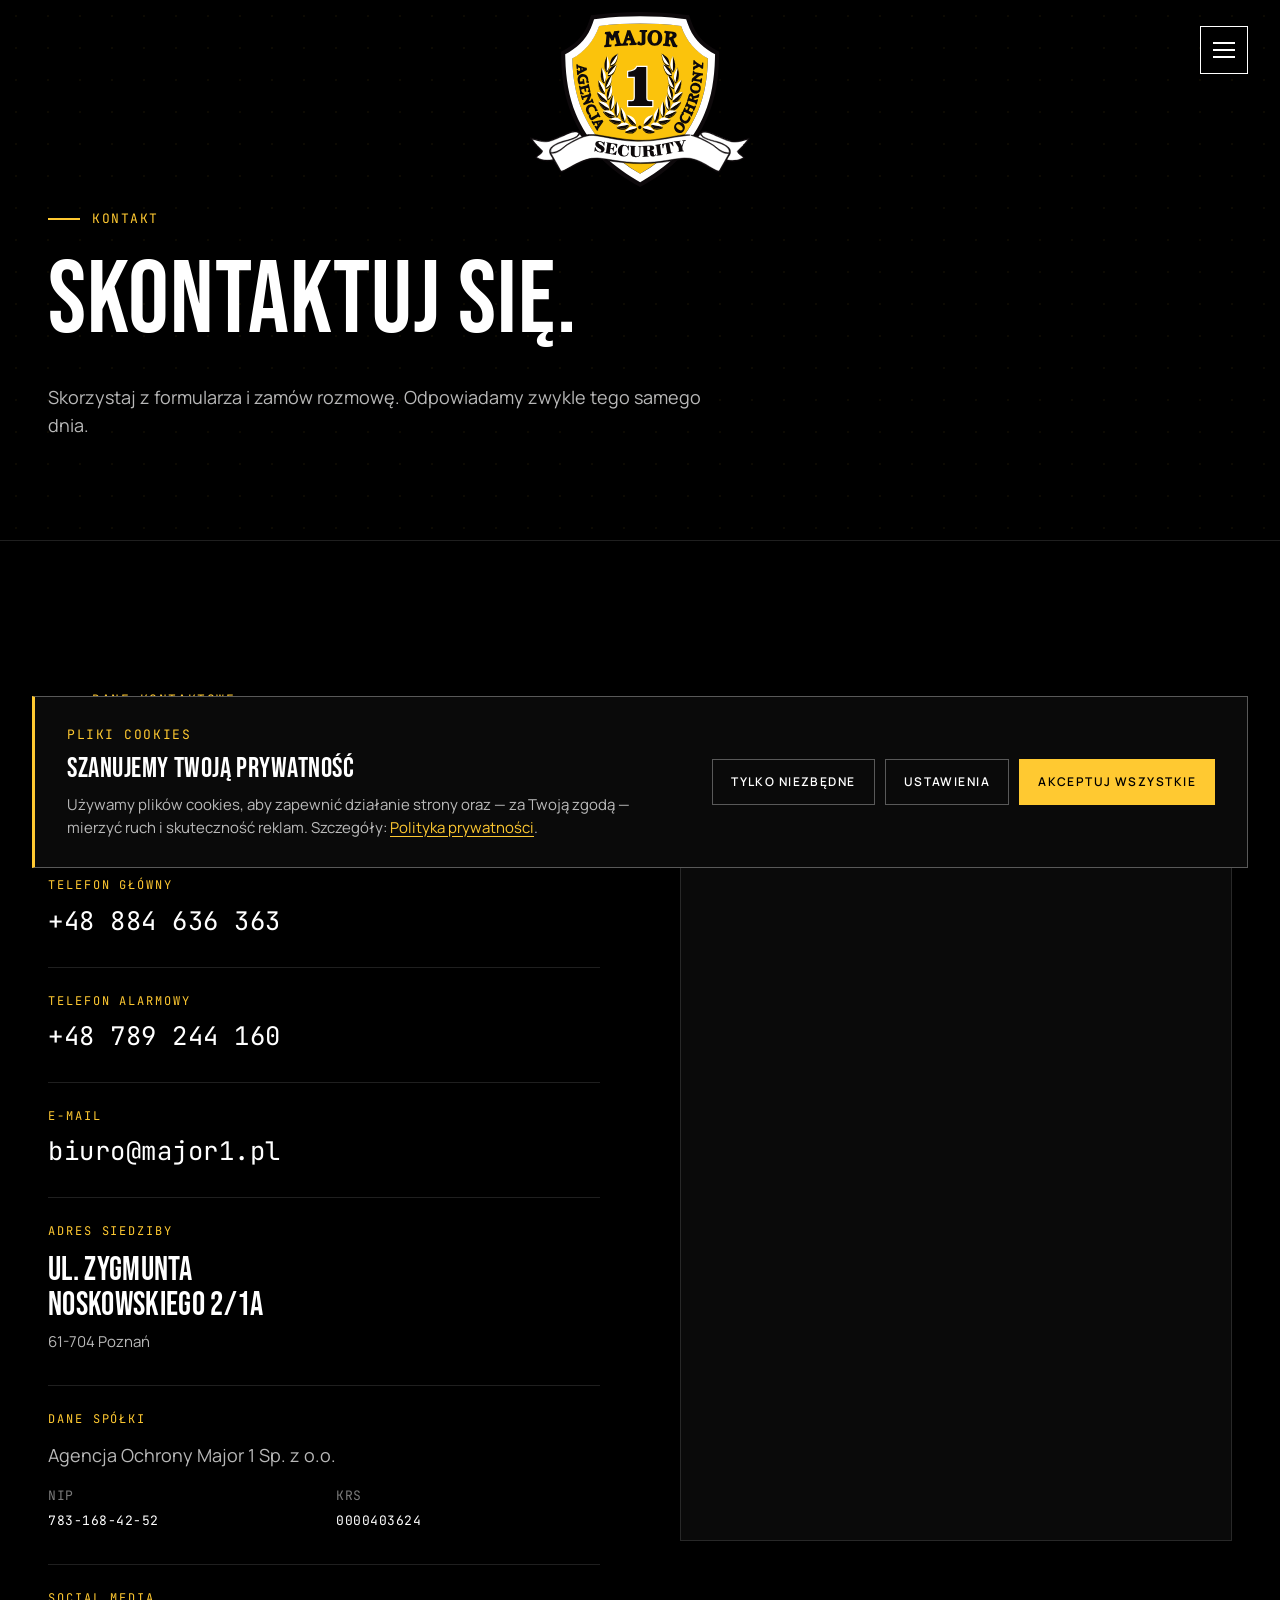
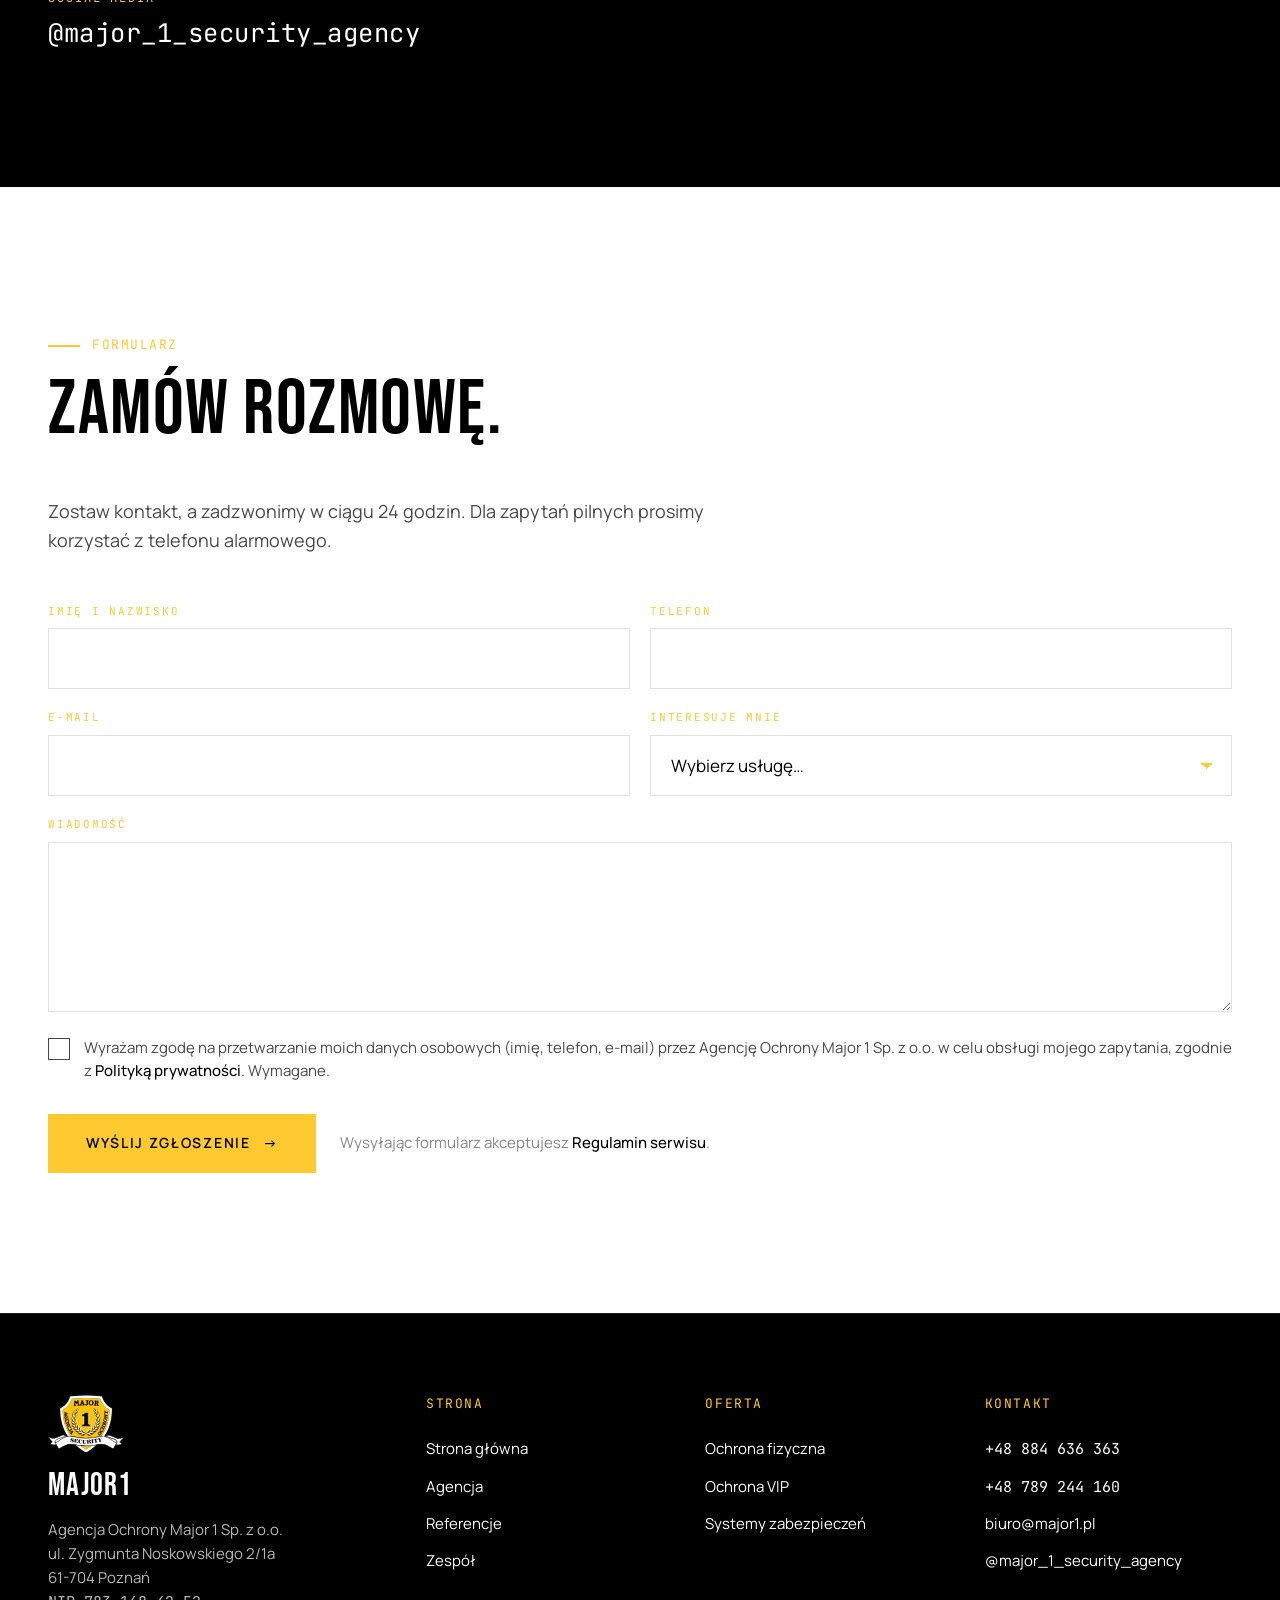
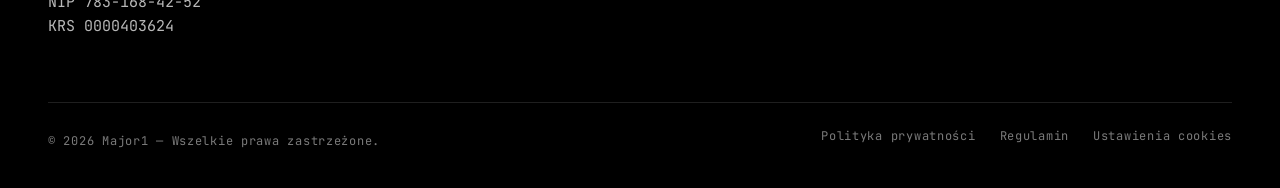
<file: kontakt.html>
<!DOCTYPE html>
<html lang="pl">
<head>
  <meta charset="UTF-8">
  <meta name="viewport" content="width=device-width, initial-scale=1">
  <meta name="theme-color" content="#000000">

  <title>Kontakt — Major1 · Agencja Ochrony Poznań</title>
  <meta name="description" content="Skontaktuj się z Major1. Telefon: +48 884 636 363, biuro@major1.pl. Siedziba: ul. Zygmunta Noskowskiego 2/1a, 61-704 Poznań. Zamów rozmowę — odpowiadamy w 24h.">
  <meta name="robots" content="index, follow, max-image-preview:large, max-snippet:-1, max-video-preview:-1">

  <link rel="canonical" href="https://major1.pl/kontakt.html">
  <link rel="icon" href="images/favicon-32x32.png" type="image/png" sizes="32x32">
  <link rel="apple-touch-icon" href="images/favicon-180x180.png">

  <meta property="og:type" content="website">
  <meta property="og:title" content="Kontakt — Major1 · Agencja Ochrony Poznań">
  <meta property="og:description" content="Skontaktuj się z Major1. Telefon: +48 884 636 363, biuro@major1.pl. Poznań · od 2011.">
  <meta property="og:url" content="https://major1.pl/kontakt.html">
  <meta property="og:site_name" content="Major1">
  <meta property="og:locale" content="pl_PL">
  <meta property="og:image" content="https://major1.pl/images/og-image.png">
  <meta property="og:image:width" content="1200">
  <meta property="og:image:height" content="630">

  <meta name="twitter:card" content="summary_large_image">
  <meta name="twitter:title" content="Kontakt — Major1 · Agencja Ochrony Poznań">
  <meta name="twitter:description" content="Skontaktuj się z Major1. Telefon: +48 884 636 363. Poznań · od 2011.">
  <meta name="twitter:image" content="https://major1.pl/images/og-image.png">

  <link rel="preconnect" href="https://fonts.googleapis.com">
  <link rel="preconnect" href="https://fonts.gstatic.com" crossorigin>
  <link rel="stylesheet" href="https://fonts.googleapis.com/css2?family=Bebas+Neue&family=Manrope:wght@300;400;500;600;700&family=JetBrains+Mono&display=swap">

  <link rel="stylesheet" href="style.css">
</head>
<body>

  <header class="site-header">
    <div class="site-header__bar">
      <div class="container site-header__inner">
        <button class="hamburger" type="button" aria-label="Menu" aria-expanded="false" aria-controls="side-nav" data-menu-toggle>
          <span></span><span></span><span></span>
        </button>
      </div>
    </div>
    <a href="index.html" class="site-header__logo" aria-label="Major1 — strona główna">
      <img src="images/logo-major1.svg" alt="Major1" class="site-header__logo-img">
    </a>
  </header>

  <nav class="side-nav" id="side-nav" aria-hidden="true" aria-label="Główne menu">
    <div class="side-nav__inner">
      <button type="button" class="side-nav__close" data-menu-toggle aria-label="Zamknij menu">
        <span></span><span></span>
      </button>
      <div class="side-nav__brand">
        <p class="side-nav__tagline">Agencja Ochrony · Poznań · od 2011</p>
      </div>
      <ul class="side-nav__list">
        <li><a href="index.html">Strona główna</a></li>
        <li><a href="o-nas.html">Agencja</a></li>
        <li><a href="index.html#referencje">Referencje</a></li>
        <li><a href="oferta.html">Oferta</a></li>
        <li><a href="o-nas.html#zespol">Zespół</a></li>
        <li><a href="kontakt.html">Kontakt</a></li>
      </ul>
      <div class="side-nav__contact">
        <a href="tel:+48884636363" class="side-nav__phone">+48 884 636 363</a>
        <p class="side-nav__address">ul. Zygmunta Noskowskiego 2/1a<br>61-704 Poznań</p>
        <a href="mailto:biuro@major1.pl" class="side-nav__email">biuro@major1.pl</a>
      </div>
    </div>
    <div class="side-nav__backdrop" data-menu-close></div>
  </nav>

  <main>

    <section class="page-hero" aria-labelledby="page-hero-heading">
      <div class="container">
        <p class="eyebrow page-hero__eyebrow">Kontakt</p>
        <h1 id="page-hero-heading" class="page-hero__h1">
          <span class="page-hero__h1-line">Skontaktuj się.</span>
        </h1>
        <p class="page-hero__lead">
          Skorzystaj z formularza i zamów rozmowę. Odpowiadamy zwykle tego samego dnia.
        </p>
      </div>
    </section>

    <section class="section section--ink" aria-labelledby="contact-heading">
      <div class="container">
        <p class="eyebrow">Dane kontaktowe</p>
        <h2 id="contact-heading" class="t-display-md u-mt-2 u-mb-6 u-text-balance">Major1 — Poznań.</h2>

        <div class="contact-grid">
          <div class="contact-card">
            <div class="contact-row">
              <p class="contact-row__label">Telefon główny</p>
              <a href="tel:+48884636363" class="contact-row__value contact-row__value--mono">+48 884 636 363</a>
            </div>
            <div class="contact-row">
              <p class="contact-row__label">Telefon alarmowy</p>
              <a href="tel:+48789244160" class="contact-row__value contact-row__value--mono">+48 789 244 160</a>
            </div>
            <div class="contact-row">
              <p class="contact-row__label">E-mail</p>
              <a href="mailto:biuro@major1.pl" class="contact-row__value contact-row__value--mono">biuro@major1.pl</a>
            </div>
            <div class="contact-row">
              <p class="contact-row__label">Adres siedziby</p>
              <address class="contact-row__value" style="font-style: normal;">ul. Zygmunta<br>Noskowskiego 2/1a</address>
              <p class="contact-row__sub">61-704 Poznań</p>
            </div>
            <div class="contact-row">
              <p class="contact-row__label">Dane spółki</p>
              <p class="t-body-lg u-color-muted" style="margin:0;">Agencja Ochrony Major 1 Sp. z o.o.</p>
              <div class="contact-meta">
                <span>NIP <strong>783-168-42-52</strong></span>
                <span>KRS <strong>0000403624</strong></span>
              </div>
            </div>
            <div class="contact-row">
              <p class="contact-row__label">Social media</p>
              <a href="https://instagram.com/major_1_security_agency" rel="noopener" target="_blank" class="contact-row__value contact-row__value--mono">@major_1_security_agency</a>
            </div>
          </div>

          <div class="contact-map" aria-label="Lokalizacja Major1 na mapie">
            <iframe
              src="https://www.google.com/maps?q=Zygmunta+Noskowskiego+2,+61-704+Pozna%C5%84&output=embed"
              loading="lazy"
              referrerpolicy="no-referrer-when-downgrade"
              title="Mapa — siedziba Major1"></iframe>
          </div>
        </div>
      </div>
    </section>

    <section class="section section--paper" aria-labelledby="form-heading">
      <div class="container">
        <p class="eyebrow">Formularz</p>
        <h2 id="form-heading" class="t-display-md u-mt-2 u-mb-6 u-text-balance">Zamów rozmowę.</h2>
        <p class="t-body-lg u-color-muted u-max-prose u-mb-6">
          Zostaw kontakt, a zadzwonimy w ciągu 24 godzin. Dla zapytań pilnych prosimy korzystać z telefonu alarmowego.
        </p>

        <form class="contact-form" id="contact-form" method="post" action="send.php" novalidate>
          <div class="contact-form__row">
            <div class="contact-form__field">
              <label for="f-name">Imię i nazwisko</label>
              <input class="input-text" type="text" id="f-name" name="name" autocomplete="name" required minlength="2" maxlength="120">
            </div>
            <div class="contact-form__field">
              <label for="f-phone">Telefon</label>
              <input class="input-text" type="tel" id="f-phone" name="phone" autocomplete="tel" required pattern="[0-9 +\-()]{7,20}">
            </div>
          </div>
          <div class="contact-form__row">
            <div class="contact-form__field">
              <label for="f-email">E-mail</label>
              <input class="input-text" type="email" id="f-email" name="email" autocomplete="email" required maxlength="160">
            </div>
            <div class="contact-form__field">
              <label for="f-service">Interesuje mnie</label>
              <select class="input-text input-select" id="f-service" name="service" required>
                <option value="" disabled selected>Wybierz usługę…</option>
                <option value="ochrona-fizyczna">Ochrona fizyczna</option>
                <option value="ochrona-vip">Ochrona VIP</option>
                <option value="systemy-zabezpieczen">Systemy zabezpieczeń</option>
                <option value="konwoje">Konwoje wartości</option>
                <option value="inne">Inne / konsultacja</option>
              </select>
            </div>
          </div>
          <div class="contact-form__field">
            <label for="f-msg">Wiadomość</label>
            <textarea class="input-text" id="f-msg" name="message" rows="5" required minlength="10" maxlength="3000"></textarea>
          </div>

          <!-- Honeypot — niewidoczne pole przeciw botom. NIE usuwać. -->
          <div class="contact-form__honeypot" aria-hidden="true">
            <label for="f-website">Strona WWW (zostaw puste)</label>
            <input type="text" id="f-website" name="website" tabindex="-1" autocomplete="off">
          </div>

          <div class="contact-form__consent">
            <input type="checkbox" id="f-consent" name="consent" value="1" required>
            <label for="f-consent">
              Wyrażam zgodę na przetwarzanie moich danych osobowych (imię, telefon, e-mail) przez
              Agencję Ochrony Major 1 Sp. z o.o. w celu obsługi mojego zapytania, zgodnie z
              <a href="polityka-prywatnosci.html" class="link-editorial">Polityką prywatności</a>.
              Wymagane.
            </label>
          </div>

          <div class="contact-form__actions">
            <button type="submit" class="btn-text btn-text--accent btn-text--lg" data-submit>
              <span data-submit-label>Wyślij zgłoszenie</span>
              <span aria-hidden="true">→</span>
            </button>
            <p class="contact-form__legal">
              Wysyłając formularz akceptujesz <a href="regulamin.html" class="link-editorial">Regulamin serwisu</a>.
            </p>
          </div>

          <div class="contact-form__msg contact-form__msg--success" id="form-success" hidden>
            <p class="t-label">Zgłoszenie wysłane</p>
            <p class="t-body-lg">Dziękujemy. Skontaktujemy się w ciągu 24 godzin na podany numer telefonu lub e-mail.</p>
          </div>
          <div class="contact-form__msg contact-form__msg--error" id="form-error" hidden>
            <p class="t-label">Błąd wysyłki</p>
            <p class="t-body-lg">Coś poszło nie tak. Spróbuj ponownie lub zadzwoń: <a href="tel:+48884636363" class="link-editorial">+48 884 636 363</a>.</p>
          </div>
        </form>
      </div>
    </section>

  </main>

  <footer class="site-footer">
    <div class="container">
      <div class="site-footer__inner">
        <div>
          <img class="site-footer__brand-logo" src="images/logo-major1.svg" alt="Major1" width="60" height="60">
          <p class="site-footer__brand-name">Major1</p>
          <address class="site-footer__addr">
            Agencja Ochrony Major 1 Sp. z o.o.<br>
            ul. Zygmunta Noskowskiego 2/1a<br>
            61-704 Poznań<br>
            <span class="t-mono">NIP 783-168-42-52</span><br>
            <span class="t-mono">KRS 0000403624</span>
          </address>
        </div>
        <div>
          <h3>Strona</h3>
          <ul>
            <li><a href="index.html">Strona główna</a></li>
            <li><a href="o-nas.html">Agencja</a></li>
            <li><a href="index.html#referencje">Referencje</a></li>
            <li><a href="o-nas.html#zespol">Zespół</a></li>
          </ul>
        </div>
        <div>
          <h3>Oferta</h3>
          <ul>
            <li><a href="oferta/ochrona-fizyczna.html">Ochrona fizyczna</a></li>
            <li><a href="oferta/ochrona-vip.html">Ochrona VIP</a></li>
            <li><a href="oferta/systemy-zabezpieczen.html">Systemy zabezpieczeń</a></li>
          </ul>
        </div>
        <div>
          <h3>Kontakt</h3>
          <ul>
            <li><a href="tel:+48884636363" class="t-mono">+48 884 636 363</a></li>
            <li><a href="tel:+48789244160" class="t-mono">+48 789 244 160</a></li>
            <li><a href="mailto:biuro@major1.pl">biuro@major1.pl</a></li>
            <li><a href="https://instagram.com/major_1_security_agency" rel="noopener" target="_blank">@major_1_security_agency</a></li>
          </ul>
        </div>
      </div>
      <div class="site-footer__legal">
        <span>© <span class="js-year">2025</span> Major1 — Wszelkie prawa zastrzeżone.</span>
        <ul class="site-footer__legal-links">
          <li><a href="polityka-prywatnosci.html">Polityka prywatności</a></li>
          <li><a href="regulamin.html">Regulamin</a></li>
          <li><a href="#" data-open-cc-settings>Ustawienia cookies</a></li>
        </ul>
      </div>
    </div>
  </footer>

  <a href="tel:+48884636363" class="phone-widget" aria-label="Zadzwoń: +48 884 636 363">
    <svg class="phone-widget__icon" viewBox="0 0 24 24" fill="none" xmlns="http://www.w3.org/2000/svg" aria-hidden="true">
      <path d="M22 16.92v3a2 2 0 0 1-2.18 2 19.79 19.79 0 0 1-8.63-3.07 19.5 19.5 0 0 1-6-6 19.79 19.79 0 0 1-3.07-8.67A2 2 0 0 1 4.11 2h3a2 2 0 0 1 2 1.72 12.84 12.84 0 0 0 .7 2.81 2 2 0 0 1-.45 2.11L8.09 9.91a16 16 0 0 0 6 6l1.27-1.27a2 2 0 0 1 2.11-.45 12.84 12.84 0 0 0 2.81.7A2 2 0 0 1 22 16.92z" stroke="currentColor" stroke-width="2" stroke-linecap="round" stroke-linejoin="round"/>
    </svg>
    <span class="phone-widget__pulse" aria-hidden="true"></span>
  </a>

  <script src="js/main.js" defer></script>
  <script src="js/contact-form.js" defer></script>
  <script src="js/cookie-consent.js" defer></script>
</body>
</html>
</file>
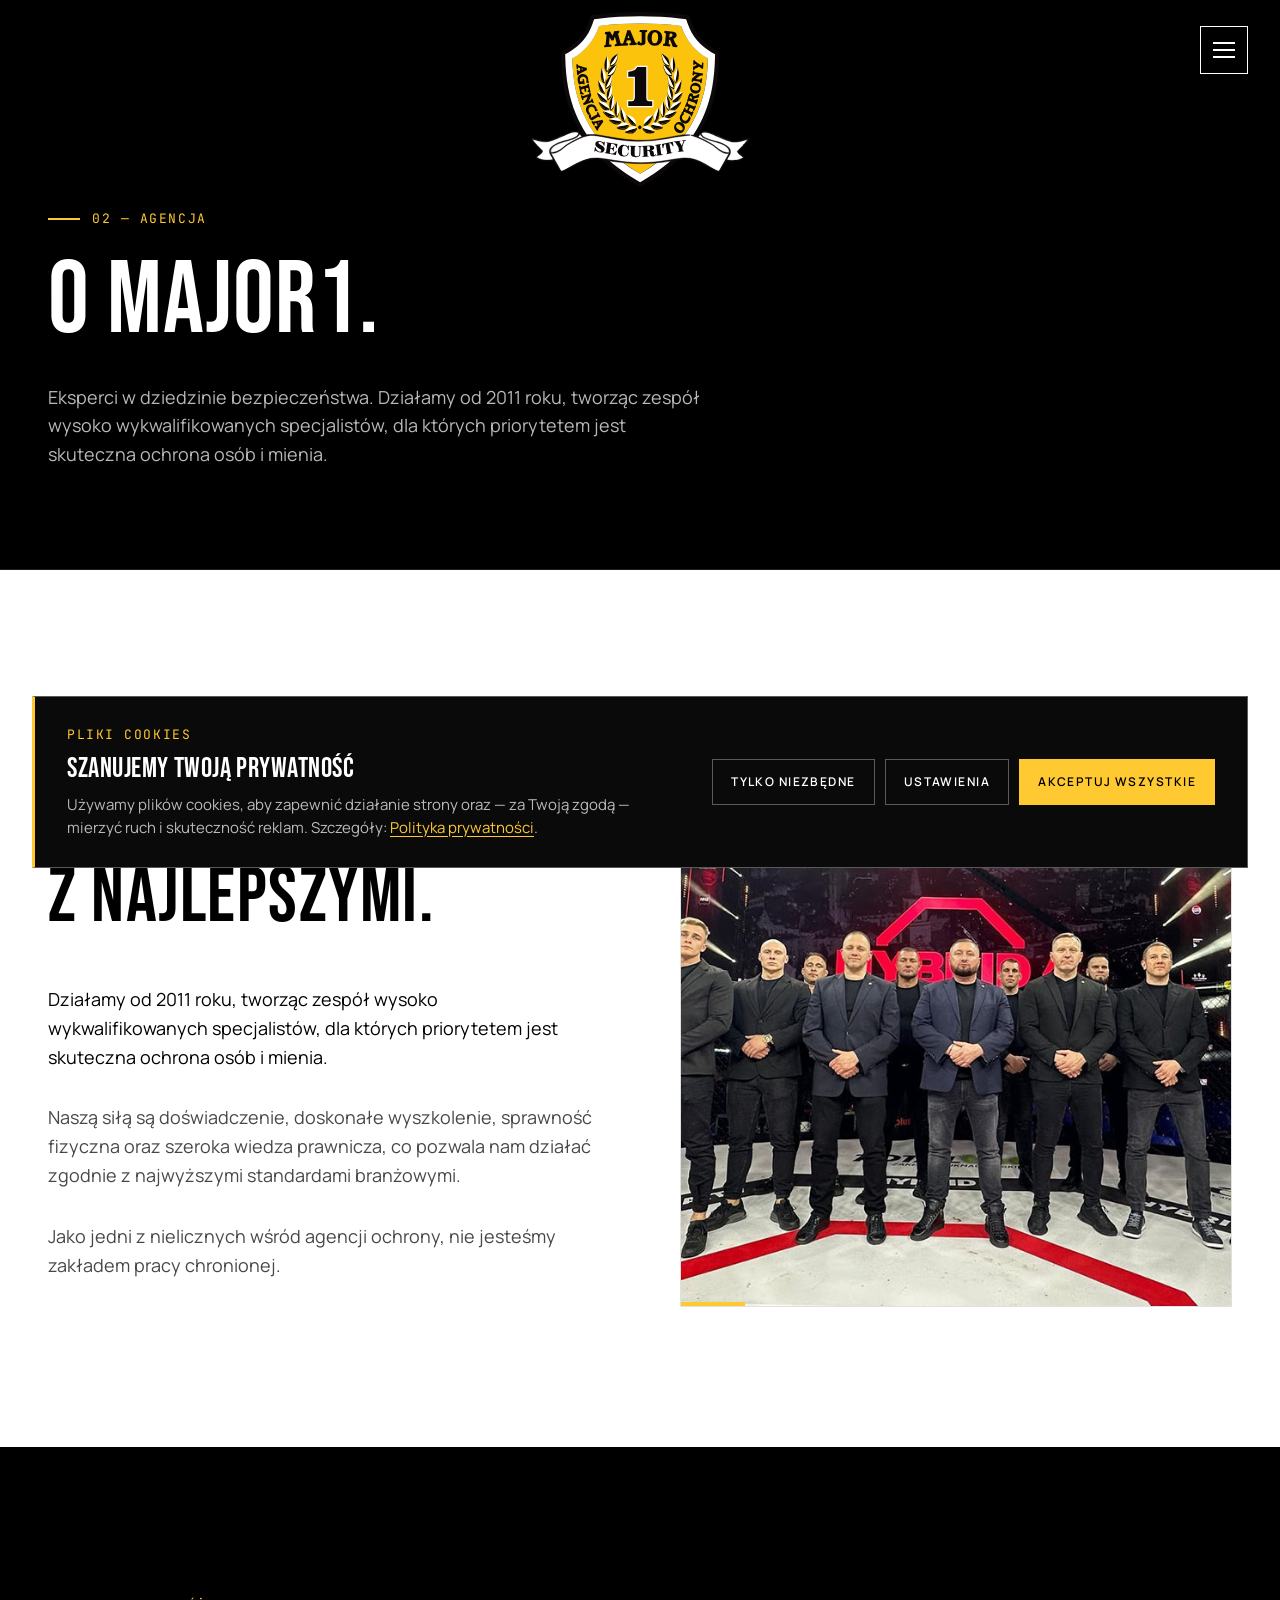
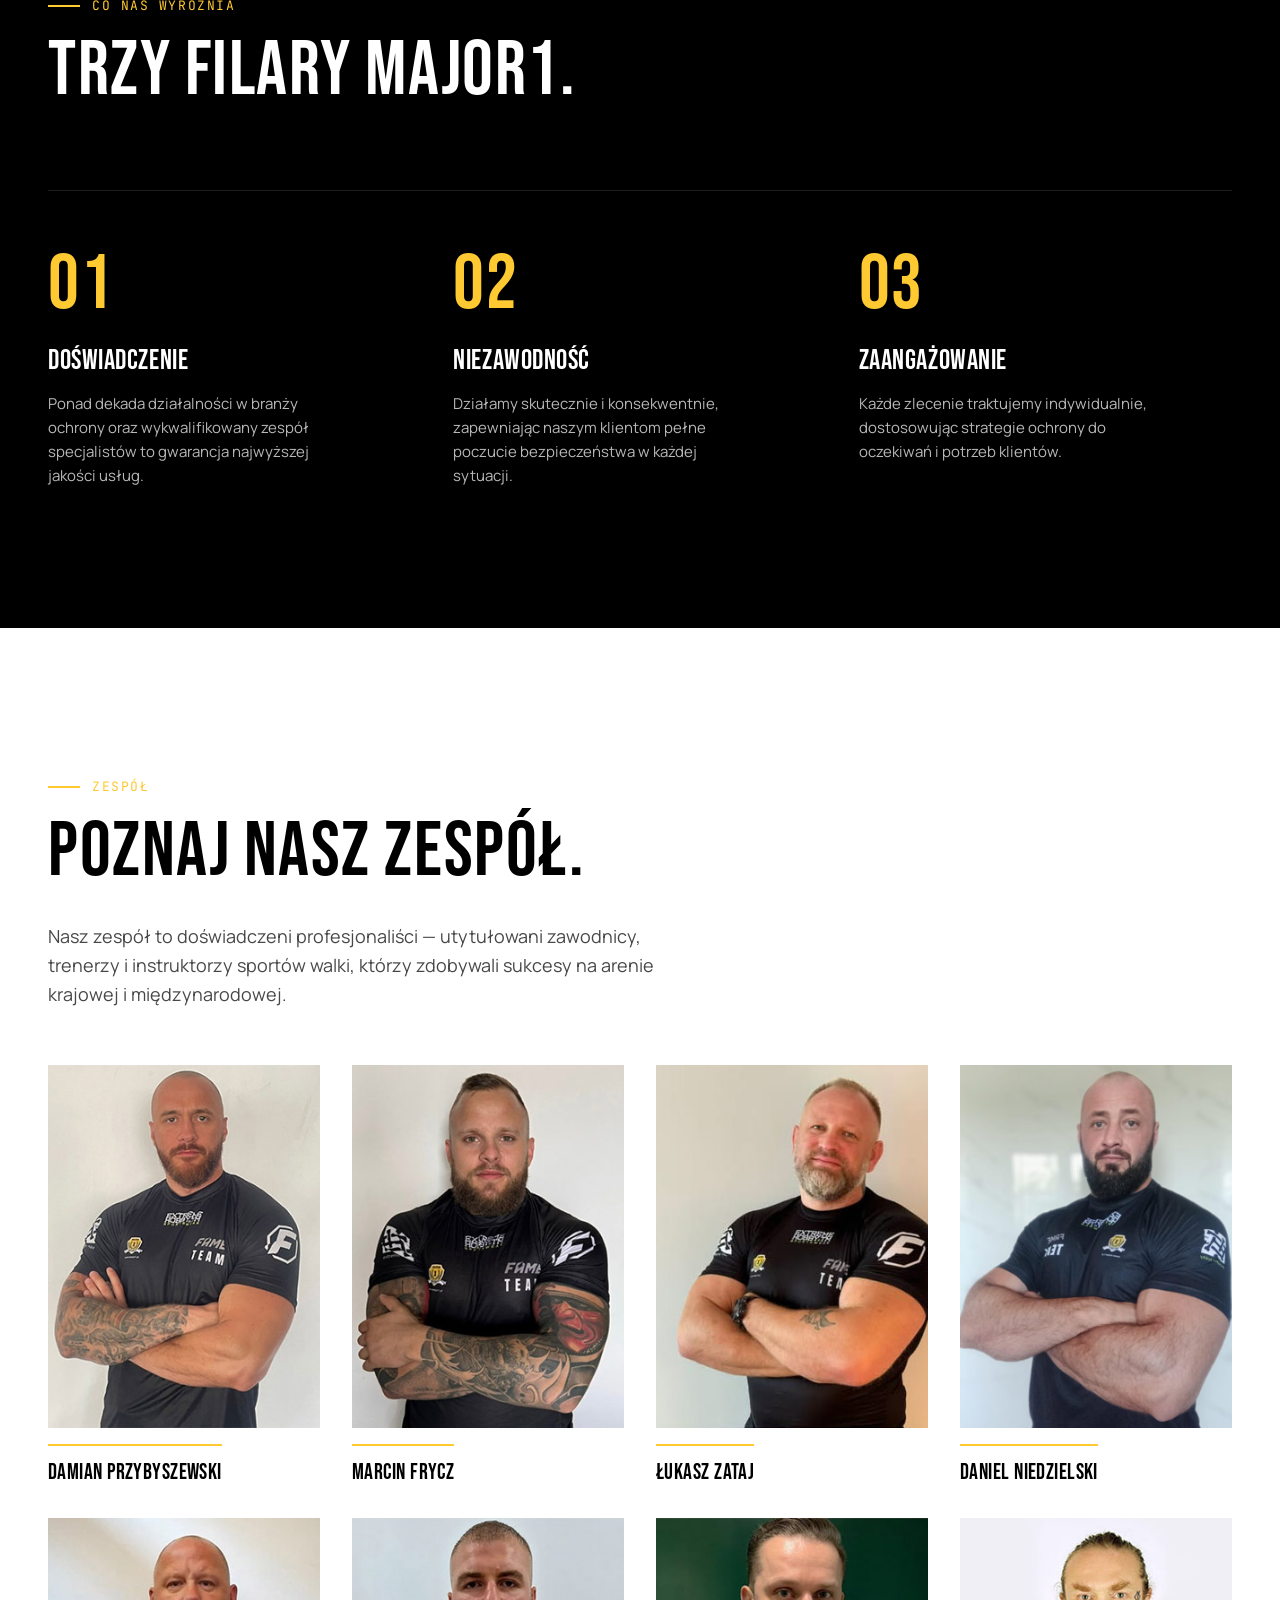
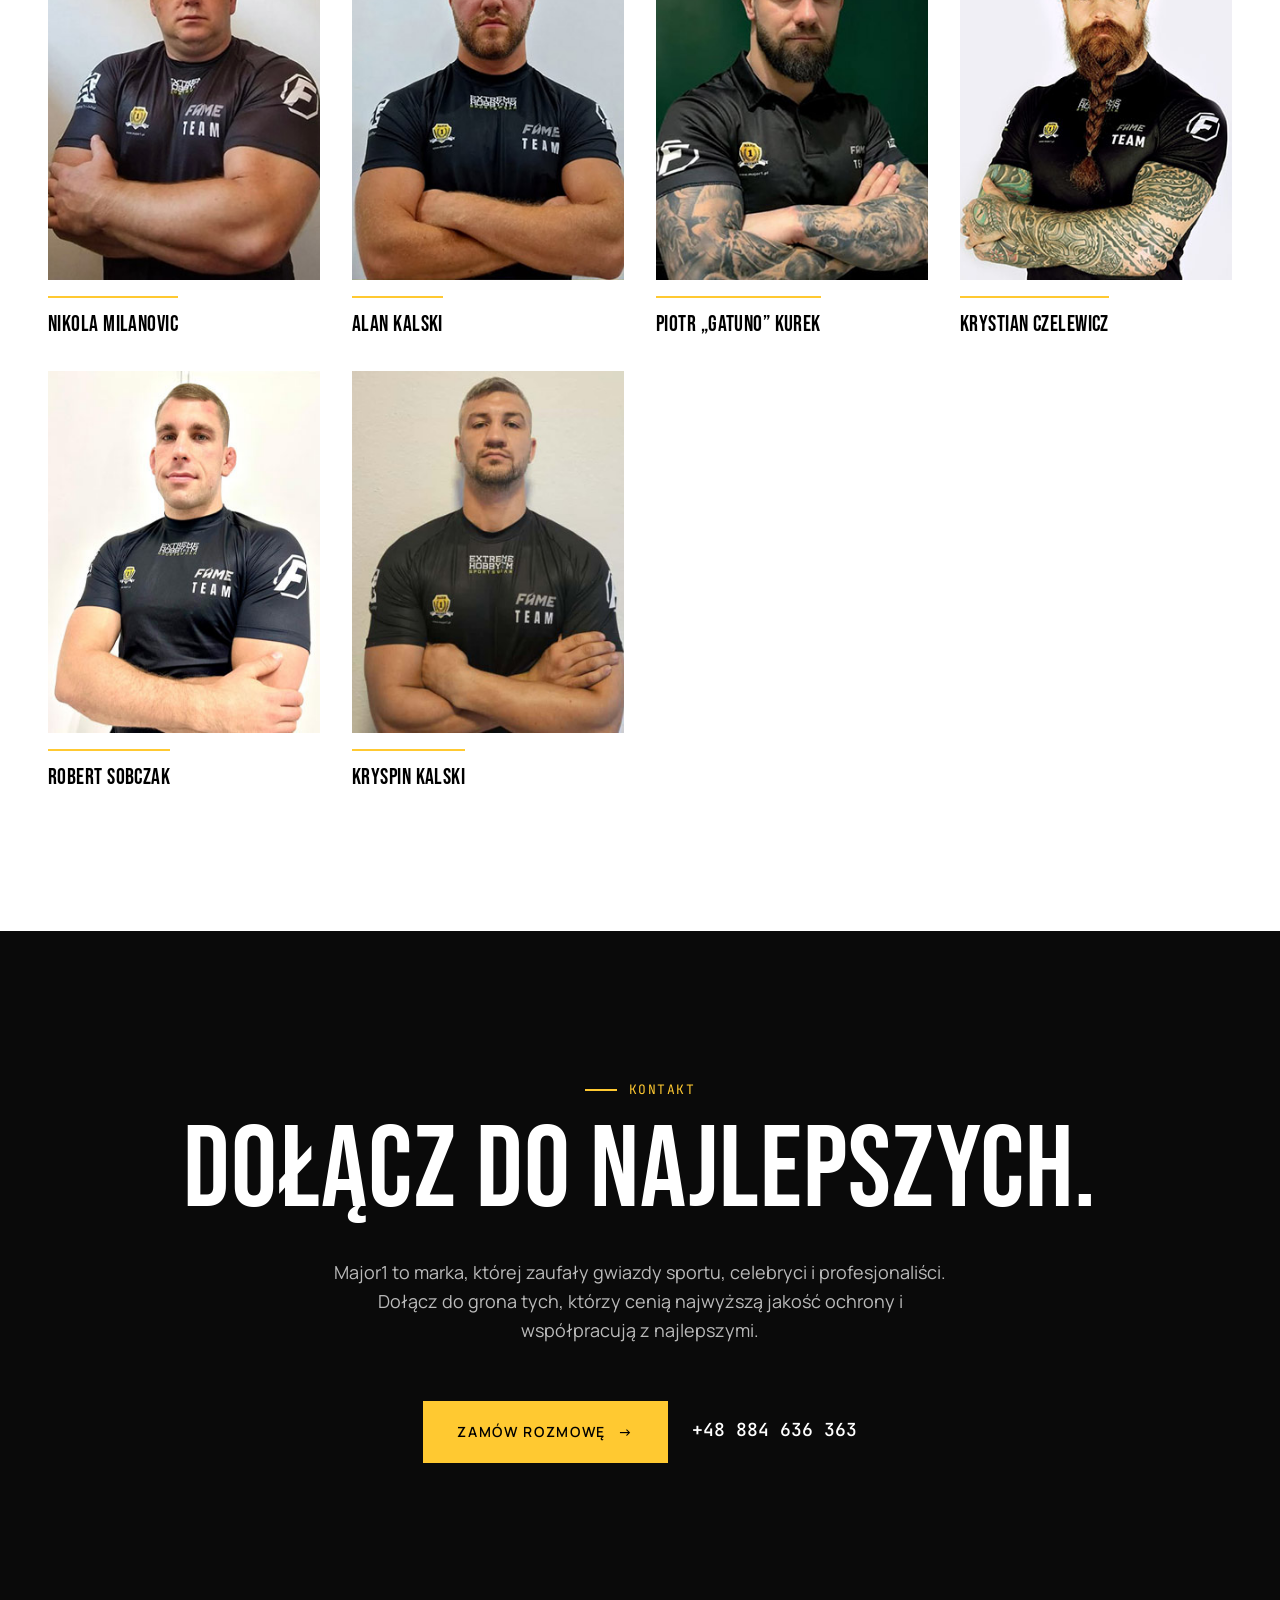
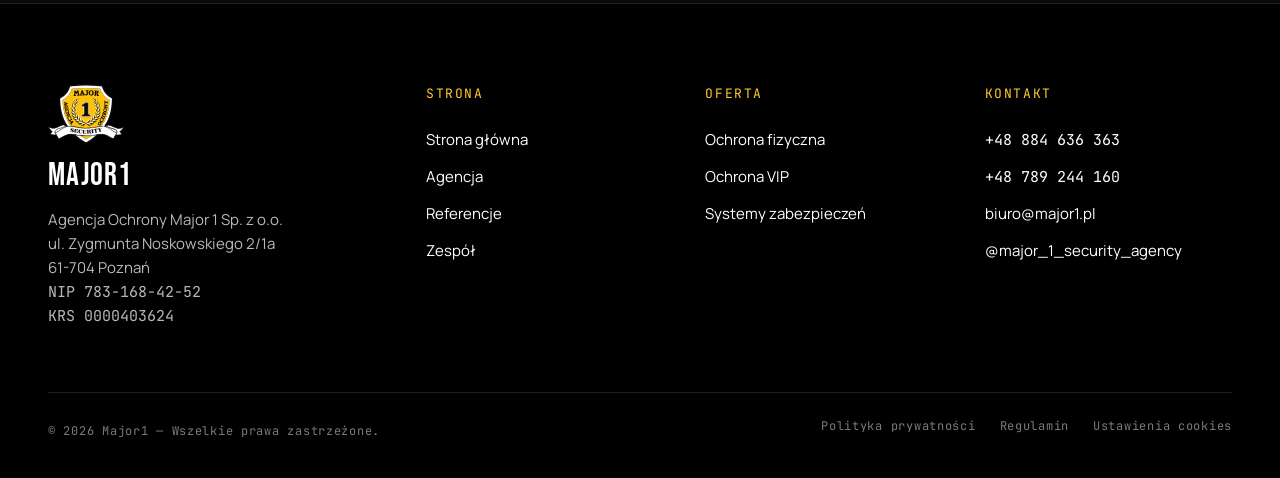
<file: o-nas.html>
<!DOCTYPE html>
<html lang="pl">
<head>
  <meta charset="UTF-8">
  <meta name="viewport" content="width=device-width, initial-scale=1">
  <meta name="theme-color" content="#000000">

  <title>O Major1 — Agencja Ochrony Poznań · Zespół ekspertów od 2011</title>
  <meta name="description" content="Poznaj Major1 — agencję ochrony z Poznania. Zespół utytułowanych zawodników sportów walki, trenerów i instruktorów. Doświadczenie, niezawodność, zaangażowanie. Działamy od 2011 roku.">
  <meta name="robots" content="index, follow, max-image-preview:large, max-snippet:-1, max-video-preview:-1">

  <link rel="canonical" href="https://major1.pl/o-nas.html">
  <link rel="icon" href="images/favicon-32x32.png" type="image/png" sizes="32x32">
  <link rel="apple-touch-icon" href="images/favicon-180x180.png">

  <meta property="og:type" content="website">
  <meta property="og:title" content="O Major1 — Agencja Ochrony Poznań · Zespół ekspertów">
  <meta property="og:description" content="Poznaj Major1 — zespół wysoko wykwalifikowanych specjalistów ochrony. Utytułowani zawodnicy sportów walki, doświadczenie od 2011 roku.">
  <meta property="og:url" content="https://major1.pl/o-nas.html">
  <meta property="og:site_name" content="Major1">
  <meta property="og:locale" content="pl_PL">
  <meta property="og:image" content="https://major1.pl/images/og-image.png">
  <meta property="og:image:width" content="1200">
  <meta property="og:image:height" content="630">

  <meta name="twitter:card" content="summary_large_image">
  <meta name="twitter:title" content="O Major1 — Agencja Ochrony Poznań · Zespół ekspertów">
  <meta name="twitter:description" content="Poznaj Major1 — zespół wysoko wykwalifikowanych specjalistów ochrony. Działamy od 2011 roku.">
  <meta name="twitter:image" content="https://major1.pl/images/og-image.png">

  <link rel="preconnect" href="https://fonts.googleapis.com">
  <link rel="preconnect" href="https://fonts.gstatic.com" crossorigin>
  <link rel="stylesheet" href="https://fonts.googleapis.com/css2?family=Bebas+Neue&family=Manrope:wght@300;400;500;600;700&family=JetBrains+Mono&display=swap">

  <link rel="stylesheet" href="style.css">
</head>
<body>

  <header class="site-header">
    <div class="site-header__bar">
      <div class="container site-header__inner">
        <button class="hamburger" type="button" aria-label="Menu" aria-expanded="false" aria-controls="side-nav" data-menu-toggle>
          <span></span>
          <span></span>
          <span></span>
        </button>
      </div>
    </div>
    <a href="index.html" class="site-header__logo" aria-label="Major1 — strona główna">
      <img src="images/logo-major1.svg" alt="Major1" class="site-header__logo-img">
    </a>
  </header>

  <nav class="side-nav" id="side-nav" aria-hidden="true" aria-label="Główne menu">
    <div class="side-nav__inner">
      <button type="button" class="side-nav__close" data-menu-toggle aria-label="Zamknij menu">
        <span></span><span></span>
      </button>
      <div class="side-nav__brand">
        <p class="side-nav__tagline">Agencja Ochrony · Poznań · od 2011</p>
      </div>
      <ul class="side-nav__list">
        <li><a href="index.html">Strona główna</a></li>
        <li><a href="o-nas.html">Agencja</a></li>
        <li><a href="index.html#referencje">Referencje</a></li>
        <li><a href="oferta.html">Oferta</a></li>
        <li><a href="o-nas.html#zespol">Zespół</a></li>
        <li><a href="kontakt.html">Kontakt</a></li>
      </ul>
      <div class="side-nav__contact">
        <a href="tel:+48884636363" class="side-nav__phone">+48 884 636 363</a>
        <p class="side-nav__address">ul. Zygmunta Noskowskiego 2/1a<br>61-704 Poznań</p>
        <a href="mailto:biuro@major1.pl" class="side-nav__email">biuro@major1.pl</a>
      </div>
    </div>
    <div class="side-nav__backdrop" data-menu-close></div>
  </nav>

  <main>

    <section class="page-hero" aria-labelledby="page-hero-heading">
      <div class="container">
        <p class="eyebrow page-hero__eyebrow">02 — Agencja</p>
        <h1 id="page-hero-heading" class="page-hero__h1">
          <span class="page-hero__h1-line">O Major1.</span>
        </h1>
        <p class="page-hero__lead">
          Eksperci w dziedzinie bezpieczeństwa. Działamy od 2011 roku, tworząc zespół wysoko wykwalifikowanych specjalistów, dla których priorytetem jest skuteczna ochrona osób i mienia.
        </p>
      </div>
    </section>

    <section class="section section--paper" aria-labelledby="about-heading">
      <div class="container">
        <p class="eyebrow">Kim jesteśmy</p>

        <div class="about-grid u-mt-2">
          <div class="about-grid__copy">
            <h2 id="about-heading" class="t-display-md u-text-balance">Najlepsi pracują z najlepszymi.</h2>
            <p class="t-body-lg u-mt-6">Działamy od 2011 roku, tworząc zespół wysoko wykwalifikowanych specjalistów, dla których priorytetem jest skuteczna ochrona osób i mienia.</p>
            <p class="t-body-lg u-color-muted u-mt-4">Naszą siłą są doświadczenie, doskonałe wyszkolenie, sprawność fizyczna oraz szeroka wiedza prawnicza, co pozwala nam działać zgodnie z najwyższymi standardami branżowymi.</p>
            <p class="t-body-lg u-color-muted u-mt-4">Jako jedni z nielicznych wśród agencji ochrony, nie jesteśmy zakładem pracy chronionej.</p>
          </div>
          <figure class="about-grid__photo">
            <img src="images/agencja/major-1-o-nas.jpg"
                 srcset="images/agencja/major-1-o-nas-mobile.jpg 992w, images/agencja/major-1-o-nas.jpg 1200w"
                 sizes="(max-width: 1024px) 100vw, 50vw"
                 alt="Major1 Agencja Ochrony"
                 loading="lazy"
                 width="1200" height="1200">
          </figure>
        </div>
      </div>
    </section>

    <section class="section section--ink" id="wartosci" aria-labelledby="values-heading">
      <div class="container">
        <p class="eyebrow">Co nas wyróżnia</p>
        <h2 id="values-heading" class="t-display-md u-mt-2 u-text-balance">Trzy filary Major1.</h2>

        <ul class="values-grid" aria-label="Wartości Major1">
          <li>
            <span class="value-item__num" aria-hidden="true">01</span>
            <h3 class="value-item__name">Doświadczenie</h3>
            <p class="value-item__desc">Ponad dekada działalności w branży ochrony oraz wykwalifikowany zespół specjalistów to gwarancja najwyższej jakości usług.</p>
          </li>
          <li>
            <span class="value-item__num" aria-hidden="true">02</span>
            <h3 class="value-item__name">Niezawodność</h3>
            <p class="value-item__desc">Działamy skutecznie i konsekwentnie, zapewniając naszym klientom pełne poczucie bezpieczeństwa w każdej sytuacji.</p>
          </li>
          <li>
            <span class="value-item__num" aria-hidden="true">03</span>
            <h3 class="value-item__name">Zaangażowanie</h3>
            <p class="value-item__desc">Każde zlecenie traktujemy indywidualnie, dostosowując strategie ochrony do oczekiwań i potrzeb klientów.</p>
          </li>
        </ul>
      </div>
    </section>

    <section class="section section--paper" id="zespol" aria-labelledby="team-heading">
      <div class="container">
        <p class="eyebrow">Zespół</p>
        <h2 id="team-heading" class="t-display-md u-mt-2 u-text-balance">Poznaj nasz zespół.</h2>
        <p class="t-body-lg u-color-muted u-max-prose u-mt-4">
          Nasz zespół to doświadczeni profesjonaliści — utytułowani zawodnicy, trenerzy i instruktorzy sportów walki, którzy zdobywali sukcesy na arenie krajowej i międzynarodowej.
        </p>

        <ul class="team-grid" aria-label="Zespół Major1">
          <li><figure class="team-card"><div class="team-card__img-wrap"><img src="images/team/damian-przybyszewski.jpg" alt="Damian Przybyszewski" loading="lazy" width="660" height="810"></div><figcaption><span class="team-card__name">Damian Przybyszewski</span></figcaption></figure></li>
          <li><figure class="team-card"><div class="team-card__img-wrap"><img src="images/team/marcin-frycz.jpg" alt="Marcin Frycz" loading="lazy" width="660" height="810"></div><figcaption><span class="team-card__name">Marcin Frycz</span></figcaption></figure></li>
          <li><figure class="team-card"><div class="team-card__img-wrap"><img src="images/team/lukasz-zataj.jpg" alt="Łukasz Zataj" loading="lazy" width="660" height="810"></div><figcaption><span class="team-card__name">Łukasz Zataj</span></figcaption></figure></li>
          <li><figure class="team-card"><div class="team-card__img-wrap"><img src="images/team/daniel-niedzielski.jpg" alt="Daniel Niedzielski" loading="lazy" width="660" height="810"></div><figcaption><span class="team-card__name">Daniel Niedzielski</span></figcaption></figure></li>
          <li><figure class="team-card"><div class="team-card__img-wrap"><img src="images/team/nikola-milanovic.jpg" alt="Nikola Milanovic" loading="lazy" width="660" height="810"></div><figcaption><span class="team-card__name">Nikola Milanovic</span></figcaption></figure></li>
          <li><figure class="team-card"><div class="team-card__img-wrap"><img src="images/team/alan-kalski.jpg" alt="Alan Kalski" loading="lazy" width="660" height="810"></div><figcaption><span class="team-card__name">Alan Kalski</span></figcaption></figure></li>
          <li><figure class="team-card"><div class="team-card__img-wrap"><img src="images/team/piotr-gatuno-kurek.jpg" alt="Piotr „Gatuno” Kurek" loading="lazy" width="660" height="810"></div><figcaption><span class="team-card__name">Piotr „Gatuno” Kurek</span></figcaption></figure></li>
          <li><figure class="team-card"><div class="team-card__img-wrap"><img src="images/team/rafal-czelewicz.jpg" alt="Krystian Czelewicz" loading="lazy" width="660" height="810"></div><figcaption><span class="team-card__name">Krystian Czelewicz</span></figcaption></figure></li>
          <li><figure class="team-card"><div class="team-card__img-wrap"><img src="images/team/robert-sobczak.jpg" alt="Robert Sobczak" loading="lazy" width="660" height="810"></div><figcaption><span class="team-card__name">Robert Sobczak</span></figcaption></figure></li>
          <li><figure class="team-card"><div class="team-card__img-wrap"><img src="images/team/kryspin-kalski.jpg" alt="Kryspin Kalski" loading="lazy" width="660" height="810"></div><figcaption><span class="team-card__name">Kryspin Kalski</span></figcaption></figure></li>
        </ul>
      </div>
    </section>

    <section class="section section--deep cta-dark" aria-labelledby="cta-heading">
      <div class="container">
        <div class="cta-dark__inner">
          <p class="eyebrow">Kontakt</p>
          <h2 id="cta-heading" class="t-display-lg cta-dark__heading">Dołącz do najlepszych.</h2>
          <p class="t-body-lg cta-dark__sub">
            Major1 to marka, której zaufały gwiazdy sportu, celebryci i profesjonaliści. Dołącz do grona tych, którzy cenią najwyższą jakość ochrony i współpracują z najlepszymi.
          </p>
          <div class="cta-dark__row">
            <a class="btn-text btn-text--accent" href="kontakt.html">
              Zamów rozmowę
              <span aria-hidden="true">→</span>
            </a>
            <a class="link-editorial t-body-lg" href="tel:+48884636363"><span class="t-mono">+48 884 636 363</span></a>
          </div>
        </div>
      </div>
    </section>

  </main>

  <footer class="site-footer">
    <div class="container">
      <div class="site-footer__inner">
        <div>
          <img class="site-footer__brand-logo" src="images/logo-major1.svg" alt="Major1" width="60" height="60">
          <p class="site-footer__brand-name">Major1</p>
          <address class="site-footer__addr">
            Agencja Ochrony Major 1 Sp. z o.o.<br>
            ul. Zygmunta Noskowskiego 2/1a<br>
            61-704 Poznań<br>
            <span class="t-mono">NIP 783-168-42-52</span><br>
            <span class="t-mono">KRS 0000403624</span>
          </address>
        </div>
        <div>
          <h3>Strona</h3>
          <ul>
            <li><a href="index.html">Strona główna</a></li>
            <li><a href="o-nas.html">Agencja</a></li>
            <li><a href="index.html#referencje">Referencje</a></li>
            <li><a href="o-nas.html#zespol">Zespół</a></li>
          </ul>
        </div>
        <div>
          <h3>Oferta</h3>
          <ul>
            <li><a href="oferta/ochrona-fizyczna.html">Ochrona fizyczna</a></li>
            <li><a href="oferta/ochrona-vip.html">Ochrona VIP</a></li>
            <li><a href="oferta/systemy-zabezpieczen.html">Systemy zabezpieczeń</a></li>
          </ul>
        </div>
        <div>
          <h3>Kontakt</h3>
          <ul>
            <li><a href="tel:+48884636363" class="t-mono">+48 884 636 363</a></li>
            <li><a href="tel:+48789244160" class="t-mono">+48 789 244 160</a></li>
            <li><a href="mailto:biuro@major1.pl">biuro@major1.pl</a></li>
            <li><a href="https://instagram.com/major_1_security_agency" rel="noopener" target="_blank">@major_1_security_agency</a></li>
          </ul>
        </div>
      </div>
      <div class="site-footer__legal">
        <span>© <span class="js-year">2025</span> Major1 — Wszelkie prawa zastrzeżone.</span>
        <ul class="site-footer__legal-links">
          <li><a href="polityka-prywatnosci.html">Polityka prywatności</a></li>
          <li><a href="regulamin.html">Regulamin</a></li>
          <li><a href="#" data-open-cc-settings>Ustawienia cookies</a></li>
        </ul>
      </div>
    </div>
  </footer>

  <a href="tel:+48884636363" class="phone-widget" aria-label="Zadzwoń: +48 884 636 363">
    <svg class="phone-widget__icon" viewBox="0 0 24 24" fill="none" xmlns="http://www.w3.org/2000/svg" aria-hidden="true">
      <path d="M22 16.92v3a2 2 0 0 1-2.18 2 19.79 19.79 0 0 1-8.63-3.07 19.5 19.5 0 0 1-6-6 19.79 19.79 0 0 1-3.07-8.67A2 2 0 0 1 4.11 2h3a2 2 0 0 1 2 1.72 12.84 12.84 0 0 0 .7 2.81 2 2 0 0 1-.45 2.11L8.09 9.91a16 16 0 0 0 6 6l1.27-1.27a2 2 0 0 1 2.11-.45 12.84 12.84 0 0 0 2.81.7A2 2 0 0 1 22 16.92z" stroke="currentColor" stroke-width="2" stroke-linecap="round" stroke-linejoin="round"/>
    </svg>
    <span class="phone-widget__pulse" aria-hidden="true"></span>
  </a>

  <script src="js/main.js" defer></script>
  <script src="js/cookie-consent.js" defer></script>
</body>
</html>
</file>
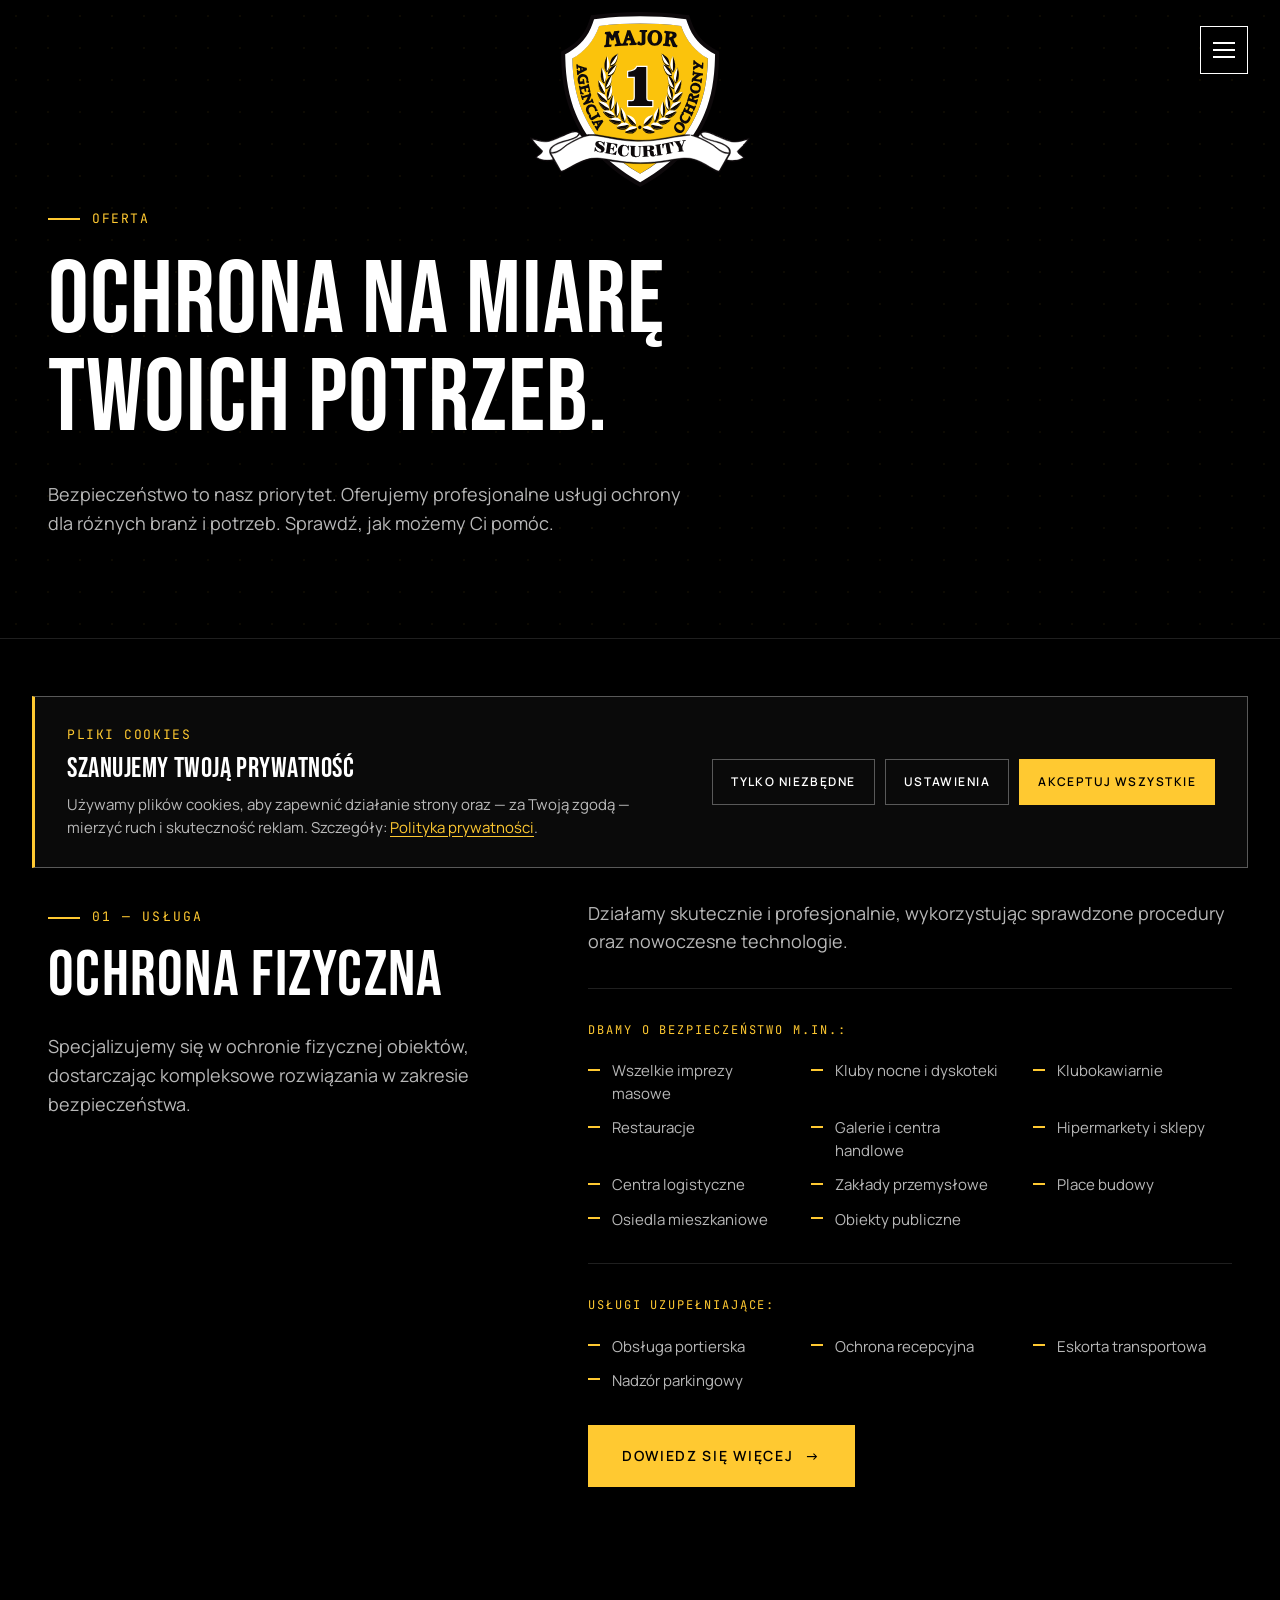
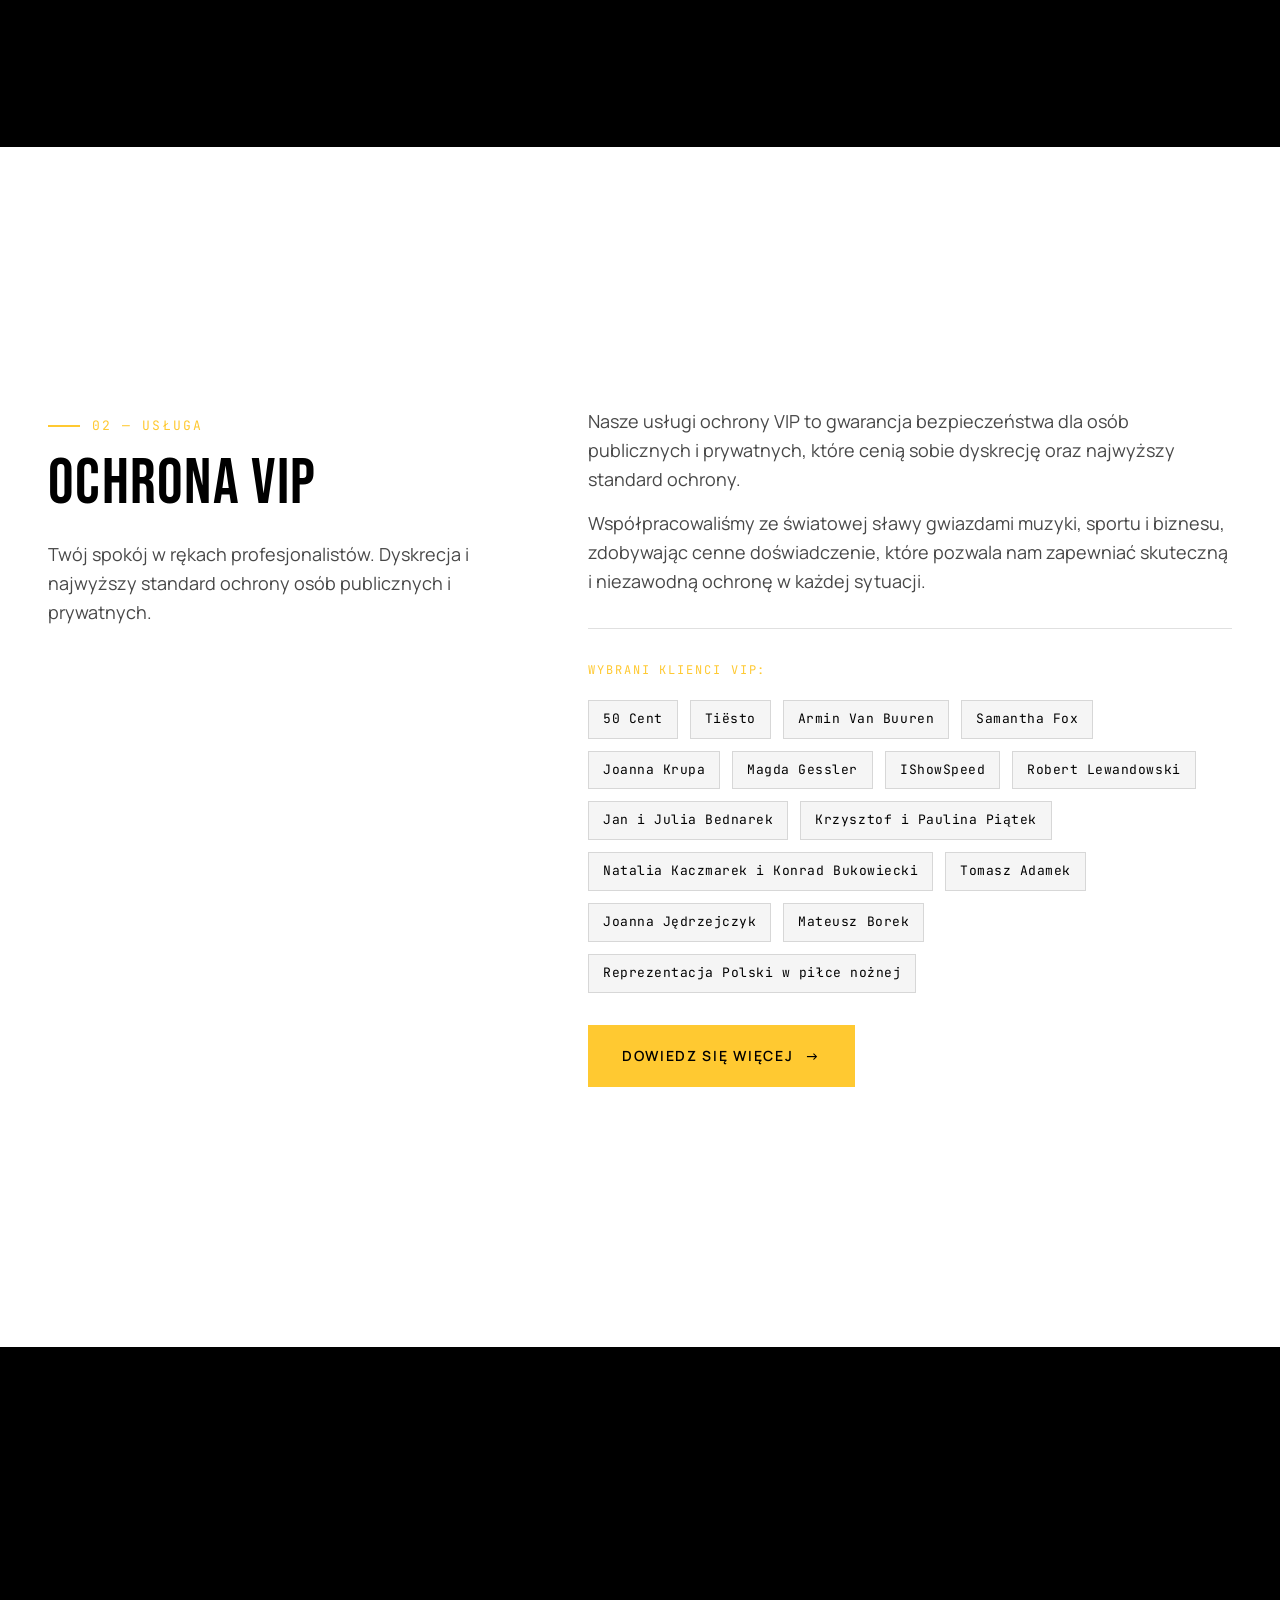
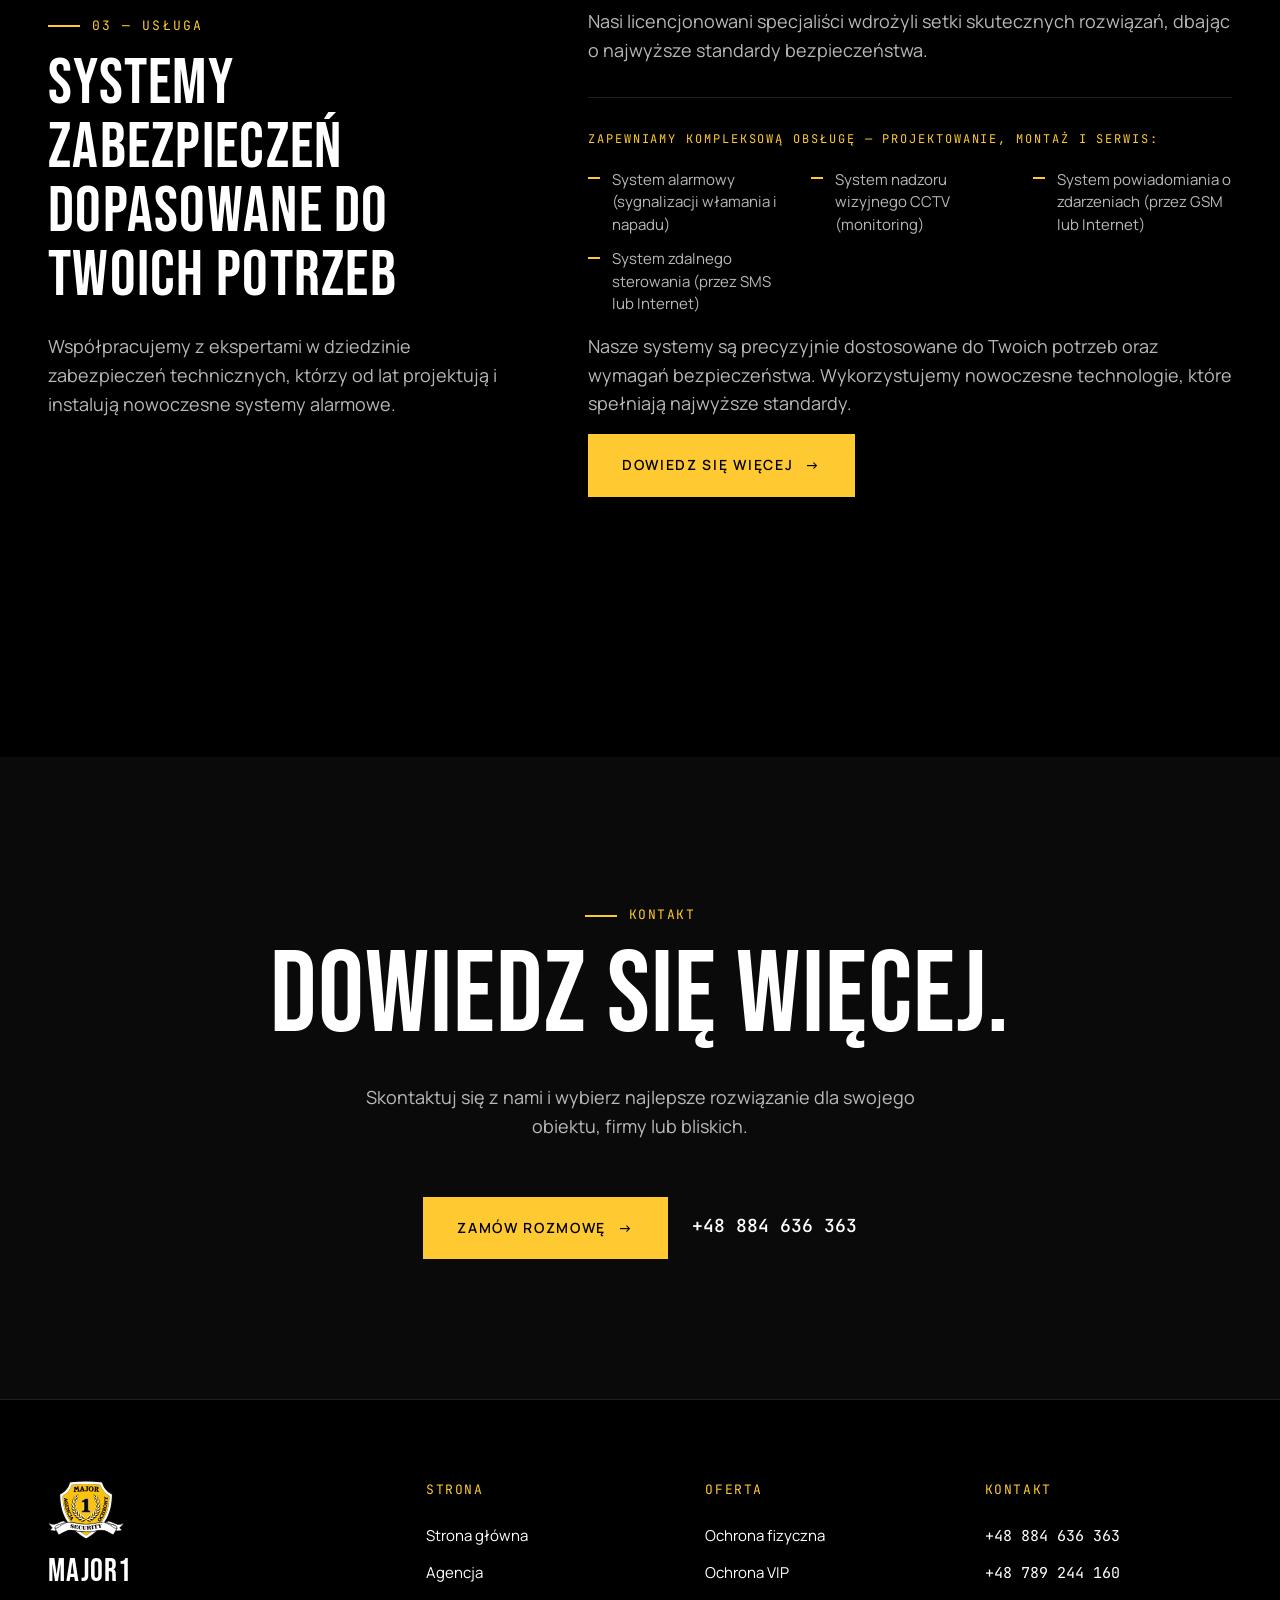
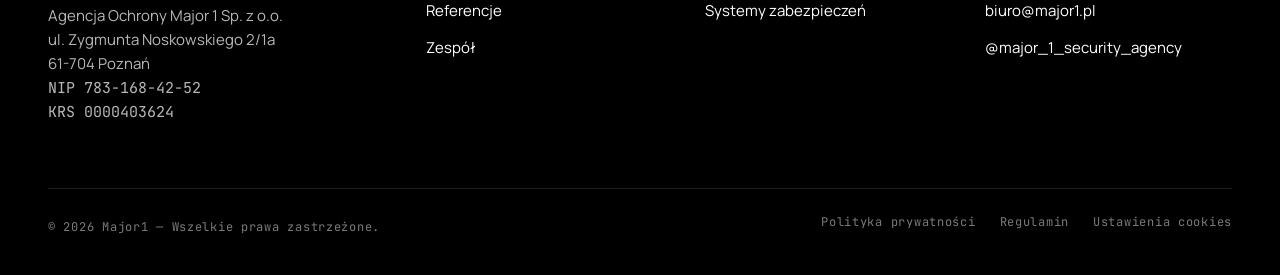
<file: oferta.html>
<!DOCTYPE html>
<html lang="pl">
<head>
  <meta charset="UTF-8">
  <meta name="viewport" content="width=device-width, initial-scale=1">
  <meta name="theme-color" content="#000000">

  <title>Oferta — Major1 · Ochrona fizyczna · VIP · Systemy zabezpieczeń</title>
  <meta name="description" content="Pełna oferta Major1: ochrona fizyczna obiektów, ochrona VIP osób publicznych i prywatnych, projektowanie i montaż systemów zabezpieczeń. Poznań · cała Polska.">
  <meta name="robots" content="index, follow, max-image-preview:large, max-snippet:-1, max-video-preview:-1">

  <link rel="canonical" href="https://major1.pl/oferta.html">
  <link rel="icon" href="images/favicon-32x32.png" type="image/png" sizes="32x32">
  <link rel="apple-touch-icon" href="images/favicon-180x180.png">

  <meta property="og:type" content="website">
  <meta property="og:title" content="Oferta — Major1 · Ochrona fizyczna · VIP · Systemy zabezpieczeń">
  <meta property="og:description" content="Ochrona fizyczna obiektów, ochrona VIP, systemy zabezpieczeń. Profesjonalna agencja ochrony Major1 — Poznań · cała Polska.">
  <meta property="og:url" content="https://major1.pl/oferta.html">
  <meta property="og:site_name" content="Major1">
  <meta property="og:locale" content="pl_PL">
  <meta property="og:image" content="https://major1.pl/images/og-image.png">
  <meta property="og:image:width" content="1200">
  <meta property="og:image:height" content="630">

  <meta name="twitter:card" content="summary_large_image">
  <meta name="twitter:title" content="Oferta — Major1 · Ochrona fizyczna · VIP · Systemy zabezpieczeń">
  <meta name="twitter:description" content="Ochrona fizyczna obiektów, ochrona VIP, systemy zabezpieczeń. Major1 — Poznań.">
  <meta name="twitter:image" content="https://major1.pl/images/og-image.png">

  <link rel="preconnect" href="https://fonts.googleapis.com">
  <link rel="preconnect" href="https://fonts.gstatic.com" crossorigin>
  <link rel="stylesheet" href="https://fonts.googleapis.com/css2?family=Bebas+Neue&family=Manrope:wght@300;400;500;600;700&family=JetBrains+Mono&display=swap">

  <link rel="stylesheet" href="style.css">
</head>
<body>

  <header class="site-header">
    <div class="site-header__bar">
      <div class="container site-header__inner">
        <button class="hamburger" type="button" aria-label="Menu" aria-expanded="false" aria-controls="side-nav" data-menu-toggle>
          <span></span><span></span><span></span>
        </button>
      </div>
    </div>
    <a href="index.html" class="site-header__logo" aria-label="Major1 — strona główna">
      <img src="images/logo-major1.svg" alt="Major1" class="site-header__logo-img">
    </a>
  </header>

  <nav class="side-nav" id="side-nav" aria-hidden="true" aria-label="Główne menu">
    <div class="side-nav__inner">
      <button type="button" class="side-nav__close" data-menu-toggle aria-label="Zamknij menu">
        <span></span><span></span>
      </button>
      <div class="side-nav__brand">
        <p class="side-nav__tagline">Agencja Ochrony · Poznań · od 2011</p>
      </div>
      <ul class="side-nav__list">
        <li><a href="index.html">Strona główna</a></li>
        <li><a href="o-nas.html">Agencja</a></li>
        <li><a href="index.html#referencje">Referencje</a></li>
        <li><a href="oferta.html">Oferta</a></li>
        <li><a href="o-nas.html#zespol">Zespół</a></li>
        <li><a href="kontakt.html">Kontakt</a></li>
      </ul>
      <div class="side-nav__contact">
        <a href="tel:+48884636363" class="side-nav__phone">+48 884 636 363</a>
        <p class="side-nav__address">ul. Zygmunta Noskowskiego 2/1a<br>61-704 Poznań</p>
        <a href="mailto:biuro@major1.pl" class="side-nav__email">biuro@major1.pl</a>
      </div>
    </div>
    <div class="side-nav__backdrop" data-menu-close></div>
  </nav>

  <main>

    <section class="page-hero" aria-labelledby="page-hero-heading">
      <div class="container">
        <p class="eyebrow page-hero__eyebrow">Oferta</p>
        <h1 id="page-hero-heading" class="page-hero__h1">
          <span class="page-hero__h1-line">Ochrona na miarę</span>
          <span class="page-hero__h1-line">Twoich potrzeb.</span>
        </h1>
        <p class="page-hero__lead">
          Bezpieczeństwo to nasz priorytet. Oferujemy profesjonalne usługi ochrony dla różnych branż i potrzeb. Sprawdź, jak możemy Ci pomóc.
        </p>
      </div>
    </section>

    <section class="section section--ink" id="ochrona-fizyczna" aria-labelledby="of-heading">
      <div class="container">
        <article class="service-block">
          <div class="service-block__head">
            <p class="service-block__num">01 — Usługa</p>
            <h2 id="of-heading" class="service-block__h2">Ochrona fizyczna</h2>
            <p class="service-block__lead">
              Specjalizujemy się w ochronie fizycznej obiektów, dostarczając kompleksowe rozwiązania w zakresie bezpieczeństwa.
            </p>
          </div>
          <div class="service-block__body">
            <p class="t-body-lg u-color-muted">Działamy skutecznie i profesjonalnie, wykorzystując sprawdzone procedury oraz nowoczesne technologie.</p>
            <p class="service-block__subhead">Dbamy o bezpieczeństwo m.in.:</p>
            <ul class="service-list">
              <li>Wszelkie imprezy masowe</li>
              <li>Kluby nocne i dyskoteki</li>
              <li>Klubokawiarnie</li>
              <li>Restauracje</li>
              <li>Galerie i centra handlowe</li>
              <li>Hipermarkety i sklepy</li>
              <li>Centra logistyczne</li>
              <li>Zakłady przemysłowe</li>
              <li>Place budowy</li>
              <li>Osiedla mieszkaniowe</li>
              <li>Obiekty publiczne</li>
            </ul>
            <p class="service-block__subhead">Usługi uzupełniające:</p>
            <ul class="service-list">
              <li>Obsługa portierska</li>
              <li>Ochrona recepcyjna</li>
              <li>Eskorta transportowa</li>
              <li>Nadzór parkingowy</li>
            </ul>
            <a class="btn-text btn-text--accent u-mt-6" href="oferta/ochrona-fizyczna.html">
              Dowiedz się więcej
              <span aria-hidden="true">→</span>
            </a>
          </div>
        </article>
      </div>
    </section>

    <section class="section section--paper" id="ochrona-vip" aria-labelledby="vip-heading">
      <div class="container">
        <article class="service-block">
          <div class="service-block__head">
            <p class="service-block__num">02 — Usługa</p>
            <h2 id="vip-heading" class="service-block__h2">Ochrona VIP</h2>
            <p class="service-block__lead">
              Twój spokój w rękach profesjonalistów. Dyskrecja i najwyższy standard ochrony osób publicznych i prywatnych.
            </p>
          </div>
          <div class="service-block__body">
            <p class="t-body-lg u-color-muted">Nasze usługi ochrony VIP to gwarancja bezpieczeństwa dla osób publicznych i prywatnych, które cenią sobie dyskrecję oraz najwyższy standard ochrony.</p>
            <p class="t-body-lg u-color-muted u-mt-4">Współpracowaliśmy ze światowej sławy gwiazdami muzyki, sportu i biznesu, zdobywając cenne doświadczenie, które pozwala nam zapewniać skuteczną i niezawodną ochronę w każdej sytuacji.</p>
            <p class="service-block__subhead">Wybrani klienci VIP:</p>
            <ul class="vip-list">
              <li>50 Cent</li>
              <li>Tiësto</li>
              <li>Armin Van Buuren</li>
              <li>Samantha Fox</li>
              <li>Joanna Krupa</li>
              <li>Magda Gessler</li>
              <li>IShowSpeed</li>
              <li>Robert Lewandowski</li>
              <li>Jan i Julia Bednarek</li>
              <li>Krzysztof i Paulina Piątek</li>
              <li>Natalia Kaczmarek i Konrad Bukowiecki</li>
              <li>Tomasz Adamek</li>
              <li>Joanna Jędrzejczyk</li>
              <li>Mateusz Borek</li>
              <li>Reprezentacja Polski w piłce nożnej</li>
            </ul>
            <a class="btn-text btn-text--accent u-mt-6" href="oferta/ochrona-vip.html">
              Dowiedz się więcej
              <span aria-hidden="true">→</span>
            </a>
          </div>
        </article>
      </div>
    </section>

    <section class="section section--ink" id="systemy" aria-labelledby="sys-heading">
      <div class="container">
        <article class="service-block">
          <div class="service-block__head">
            <p class="service-block__num">03 — Usługa</p>
            <h2 id="sys-heading" class="service-block__h2">Systemy zabezpieczeń dopasowane do Twoich potrzeb</h2>
            <p class="service-block__lead">
              Współpracujemy z ekspertami w dziedzinie zabezpieczeń technicznych, którzy od lat projektują i instalują nowoczesne systemy alarmowe.
            </p>
          </div>
          <div class="service-block__body">
            <p class="t-body-lg u-color-muted">Nasi licencjonowani specjaliści wdrożyli setki skutecznych rozwiązań, dbając o najwyższe standardy bezpieczeństwa.</p>
            <p class="service-block__subhead">Zapewniamy kompleksową obsługę — projektowanie, montaż i serwis:</p>
            <ul class="service-list">
              <li>System alarmowy (sygnalizacji włamania i napadu)</li>
              <li>System nadzoru wizyjnego CCTV (monitoring)</li>
              <li>System powiadomiania o zdarzeniach (przez GSM lub Internet)</li>
              <li>System zdalnego sterowania (przez SMS lub Internet)</li>
            </ul>
            <p class="t-body-lg u-color-muted u-mt-6">Nasze systemy są precyzyjnie dostosowane do Twoich potrzeb oraz wymagań bezpieczeństwa. Wykorzystujemy nowoczesne technologie, które spełniają najwyższe standardy.</p>
            <a class="btn-text btn-text--accent u-mt-6" href="oferta/systemy-zabezpieczen.html">
              Dowiedz się więcej
              <span aria-hidden="true">→</span>
            </a>
          </div>
        </article>
      </div>
    </section>

    <section class="section section--deep cta-dark" aria-labelledby="cta-heading">
      <div class="container">
        <div class="cta-dark__inner">
          <p class="eyebrow">Kontakt</p>
          <h2 id="cta-heading" class="t-display-lg cta-dark__heading">Dowiedz się więcej.</h2>
          <p class="t-body-lg cta-dark__sub">
            Skontaktuj się z nami i wybierz najlepsze rozwiązanie dla swojego obiektu, firmy lub bliskich.
          </p>
          <div class="cta-dark__row">
            <a class="btn-text btn-text--accent" href="kontakt.html">
              Zamów rozmowę
              <span aria-hidden="true">→</span>
            </a>
            <a class="link-editorial t-body-lg" href="tel:+48884636363"><span class="t-mono">+48 884 636 363</span></a>
          </div>
        </div>
      </div>
    </section>

  </main>

  <footer class="site-footer">
    <div class="container">
      <div class="site-footer__inner">
        <div>
          <img class="site-footer__brand-logo" src="images/logo-major1.svg" alt="Major1" width="60" height="60">
          <p class="site-footer__brand-name">Major1</p>
          <address class="site-footer__addr">
            Agencja Ochrony Major 1 Sp. z o.o.<br>
            ul. Zygmunta Noskowskiego 2/1a<br>
            61-704 Poznań<br>
            <span class="t-mono">NIP 783-168-42-52</span><br>
            <span class="t-mono">KRS 0000403624</span>
          </address>
        </div>
        <div>
          <h3>Strona</h3>
          <ul>
            <li><a href="index.html">Strona główna</a></li>
            <li><a href="o-nas.html">Agencja</a></li>
            <li><a href="index.html#referencje">Referencje</a></li>
            <li><a href="o-nas.html#zespol">Zespół</a></li>
          </ul>
        </div>
        <div>
          <h3>Oferta</h3>
          <ul>
            <li><a href="oferta/ochrona-fizyczna.html">Ochrona fizyczna</a></li>
            <li><a href="oferta/ochrona-vip.html">Ochrona VIP</a></li>
            <li><a href="oferta/systemy-zabezpieczen.html">Systemy zabezpieczeń</a></li>
          </ul>
        </div>
        <div>
          <h3>Kontakt</h3>
          <ul>
            <li><a href="tel:+48884636363" class="t-mono">+48 884 636 363</a></li>
            <li><a href="tel:+48789244160" class="t-mono">+48 789 244 160</a></li>
            <li><a href="mailto:biuro@major1.pl">biuro@major1.pl</a></li>
            <li><a href="https://instagram.com/major_1_security_agency" rel="noopener" target="_blank">@major_1_security_agency</a></li>
          </ul>
        </div>
      </div>
      <div class="site-footer__legal">
        <span>© <span class="js-year">2025</span> Major1 — Wszelkie prawa zastrzeżone.</span>
        <ul class="site-footer__legal-links">
          <li><a href="polityka-prywatnosci.html">Polityka prywatności</a></li>
          <li><a href="regulamin.html">Regulamin</a></li>
          <li><a href="#" data-open-cc-settings>Ustawienia cookies</a></li>
        </ul>
      </div>
    </div>
  </footer>

  <a href="tel:+48884636363" class="phone-widget" aria-label="Zadzwoń: +48 884 636 363">
    <svg class="phone-widget__icon" viewBox="0 0 24 24" fill="none" xmlns="http://www.w3.org/2000/svg" aria-hidden="true">
      <path d="M22 16.92v3a2 2 0 0 1-2.18 2 19.79 19.79 0 0 1-8.63-3.07 19.5 19.5 0 0 1-6-6 19.79 19.79 0 0 1-3.07-8.67A2 2 0 0 1 4.11 2h3a2 2 0 0 1 2 1.72 12.84 12.84 0 0 0 .7 2.81 2 2 0 0 1-.45 2.11L8.09 9.91a16 16 0 0 0 6 6l1.27-1.27a2 2 0 0 1 2.11-.45 12.84 12.84 0 0 0 2.81.7A2 2 0 0 1 22 16.92z" stroke="currentColor" stroke-width="2" stroke-linecap="round" stroke-linejoin="round"/>
    </svg>
    <span class="phone-widget__pulse" aria-hidden="true"></span>
  </a>

  <script src="js/main.js" defer></script>
  <script src="js/cookie-consent.js" defer></script>
</body>
</html>
</file>
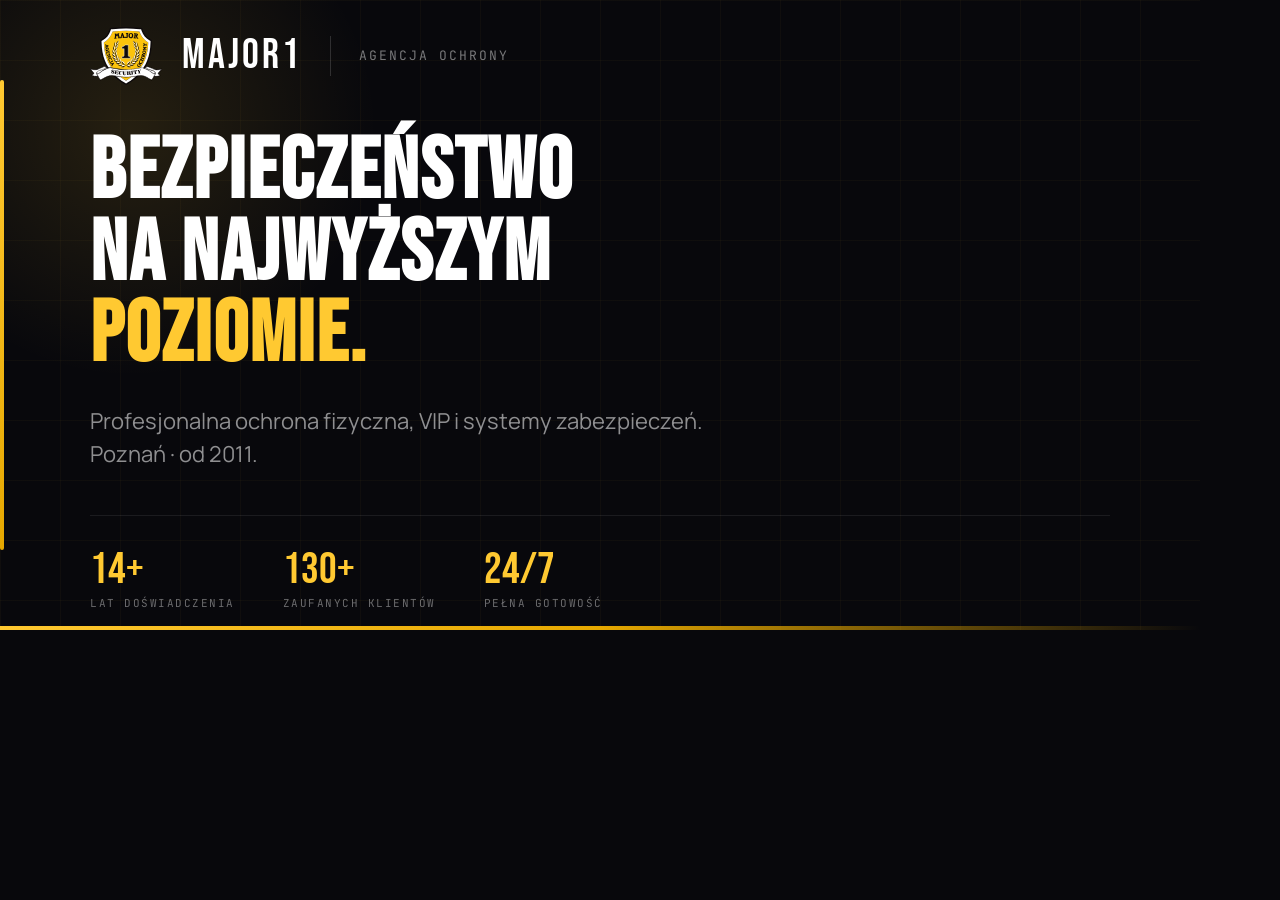
<file: og-template.html>
<!DOCTYPE html>
<html lang="pl">
<head>
<meta charset="UTF-8">
<meta name="viewport" content="width=1200">
<title>OG Image — Major1</title>
<link rel="preconnect" href="https://fonts.googleapis.com">
<link rel="preconnect" href="https://fonts.gstatic.com" crossorigin>
<link rel="stylesheet" href="https://fonts.googleapis.com/css2?family=Bebas+Neue&family=Manrope:wght@300;400;500;600;700&family=JetBrains+Mono&display=swap">
<style>
  * { margin: 0; padding: 0; box-sizing: border-box; }

  body {
    width: 1200px;
    height: 630px;
    overflow: hidden;
    font-family: 'Manrope', sans-serif;
    background: #08080c;
    color: #fff;
    position: relative;
  }

  /* Subtle grid texture */
  body::before {
    content: '';
    position: absolute;
    inset: 0;
    background:
      linear-gradient(90deg, rgba(255,201,49,0.03) 1px, transparent 1px),
      linear-gradient(180deg, rgba(255,201,49,0.03) 1px, transparent 1px);
    background-size: 60px 60px;
    z-index: 0;
  }

  /* Gradient glow top-left */
  body::after {
    content: '';
    position: absolute;
    top: -120px;
    left: -120px;
    width: 500px;
    height: 500px;
    background: radial-gradient(circle, rgba(255,201,49,0.12) 0%, transparent 70%);
    z-index: 0;
  }

  .card {
    position: relative;
    z-index: 1;
    width: 100%;
    height: 100%;
    display: flex;
    flex-direction: column;
    justify-content: center;
    padding: 80px 90px;
  }

  /* Accent line left */
  .accent-line {
    position: absolute;
    left: 0;
    top: 80px;
    bottom: 80px;
    width: 4px;
    background: linear-gradient(180deg, #FFC931, #e6a800);
    border-radius: 2px;
  }

  .logo-row {
    display: flex;
    align-items: center;
    gap: 20px;
    margin-bottom: 40px;
  }

  .logo-row img {
    width: 72px;
    height: 72px;
    object-fit: contain;
  }

  .logo-row .brand {
    font-family: 'Bebas Neue', sans-serif;
    font-size: 42px;
    letter-spacing: 3px;
    color: #fff;
  }

  .logo-row .divider {
    width: 1px;
    height: 40px;
    background: rgba(255,255,255,0.15);
    margin: 0 8px;
  }

  .logo-row .sub {
    font-family: 'JetBrains Mono', monospace;
    font-size: 13px;
    color: rgba(255,255,255,0.45);
    letter-spacing: 2px;
    text-transform: uppercase;
  }

  h1 {
    font-family: 'Bebas Neue', sans-serif;
    font-size: 86px;
    line-height: 0.95;
    letter-spacing: 2px;
    color: #fff;
    margin-bottom: 28px;
  }

  h1 .accent {
    color: #FFC931;
  }

  .lead {
    font-family: 'Manrope', sans-serif;
    font-size: 22px;
    line-height: 1.5;
    color: rgba(255,255,255,0.55);
    max-width: 680px;
    font-weight: 400;
  }

  .stats-row {
    display: flex;
    gap: 48px;
    margin-top: 44px;
    padding-top: 32px;
    border-top: 1px solid rgba(255,255,255,0.08);
  }

  .stat .num {
    font-family: 'Bebas Neue', sans-serif;
    font-size: 44px;
    color: #FFC931;
    line-height: 1;
  }

  .stat .label {
    font-family: 'JetBrains Mono', monospace;
    font-size: 11px;
    color: rgba(255,255,255,0.4);
    text-transform: uppercase;
    letter-spacing: 1.5px;
    margin-top: 4px;
  }

  /* Bottom bar */
  .bottom-bar {
    position: absolute;
    bottom: 0;
    left: 0;
    right: 0;
    height: 4px;
    background: linear-gradient(90deg, #FFC931, #e6a800, transparent);
  }
</style>
</head>
<body>

  <div class="card">
    <div class="accent-line"></div>

    <div class="logo-row">
      <img src="images/logo-major1.svg" alt="Major1">
      <span class="brand">MAJOR1</span>
      <span class="divider"></span>
      <span class="sub">Agencja Ochrony</span>
    </div>

    <h1>
      BEZPIECZEŃSTWO<br>
      NA NAJWYŻSZYM<br>
      <span class="accent">POZIOMIE.</span>
    </h1>

    <p class="lead">
      Profesjonalna ochrona fizyczna, VIP i systemy zabezpieczeń. Poznań&nbsp;·&nbsp;od&nbsp;2011.
    </p>

    <div class="stats-row">
      <div class="stat">
        <div class="num">14+</div>
        <div class="label">Lat doświadczenia</div>
      </div>
      <div class="stat">
        <div class="num">130+</div>
        <div class="label">Zaufanych klientów</div>
      </div>
      <div class="stat">
        <div class="num">24/7</div>
        <div class="label">Pełna gotowość</div>
      </div>
    </div>
  </div>

  <div class="bottom-bar"></div>

</body>
</html>
</file>
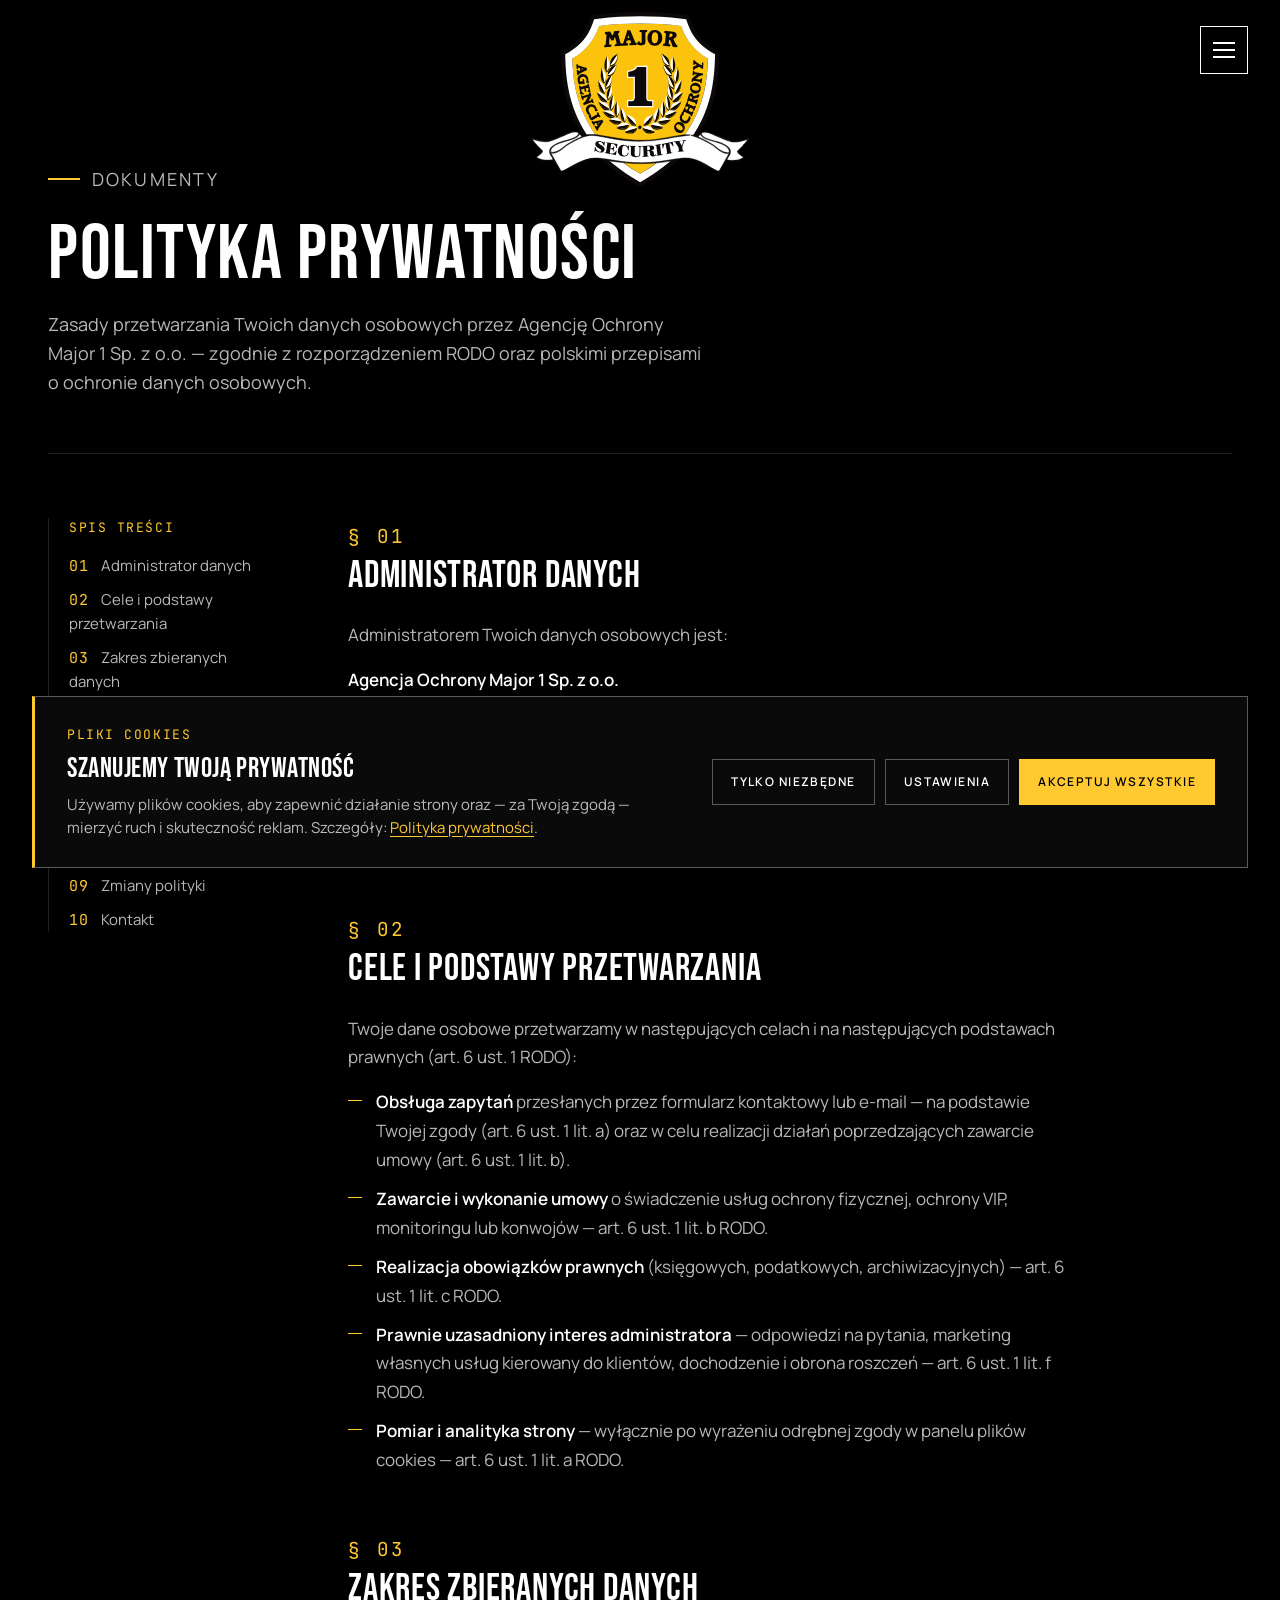
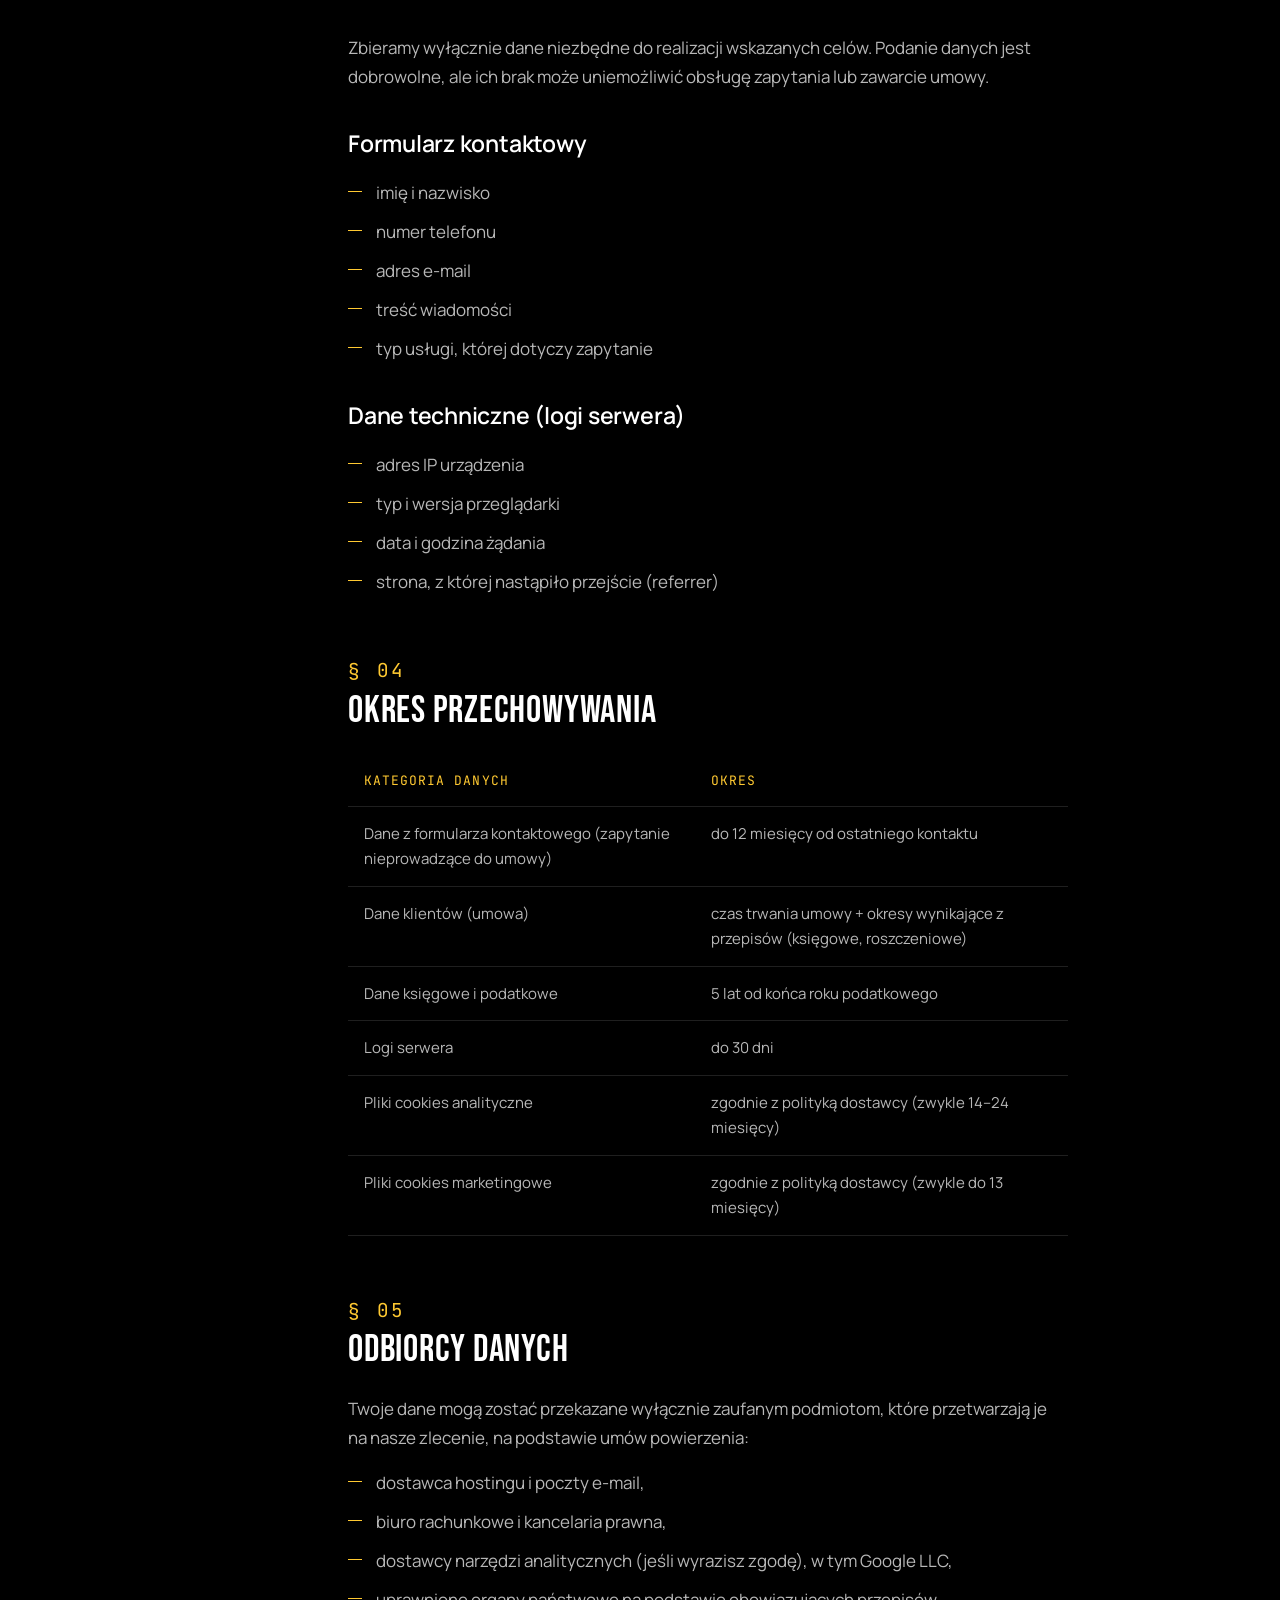
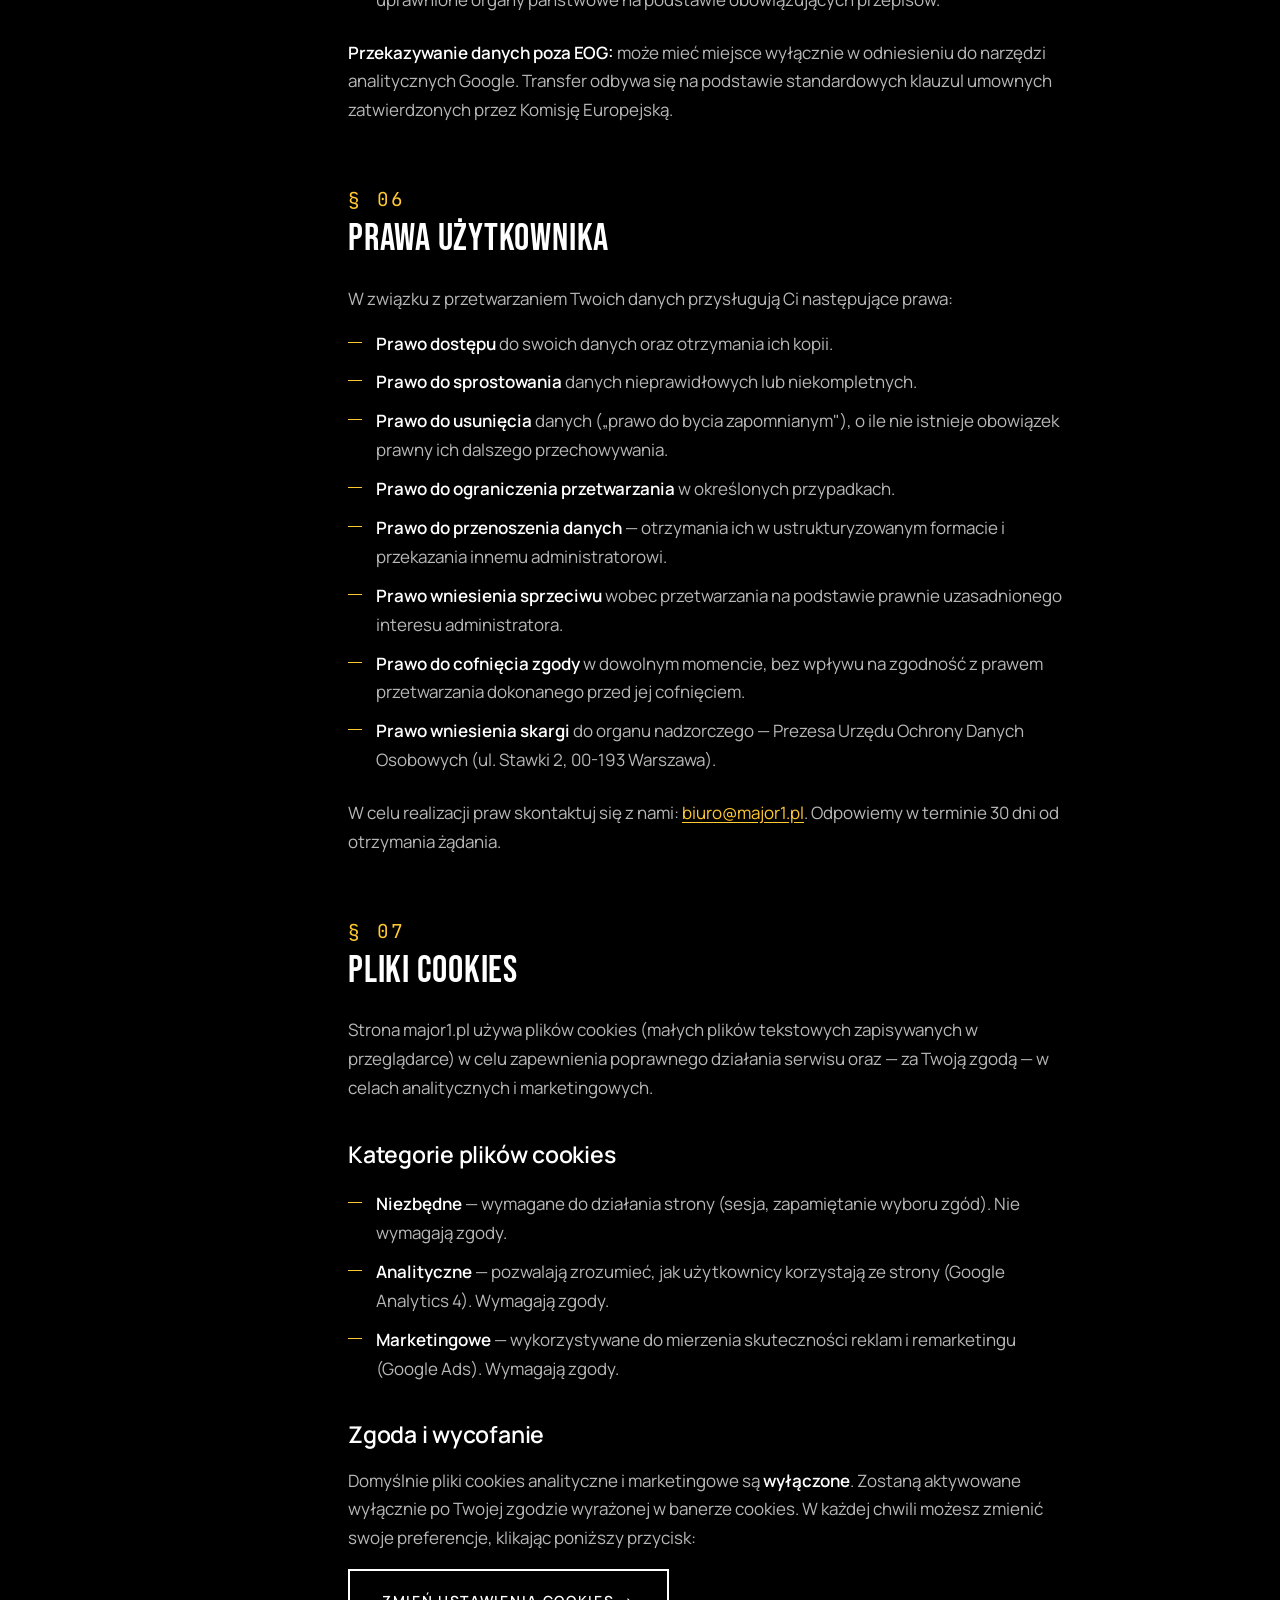
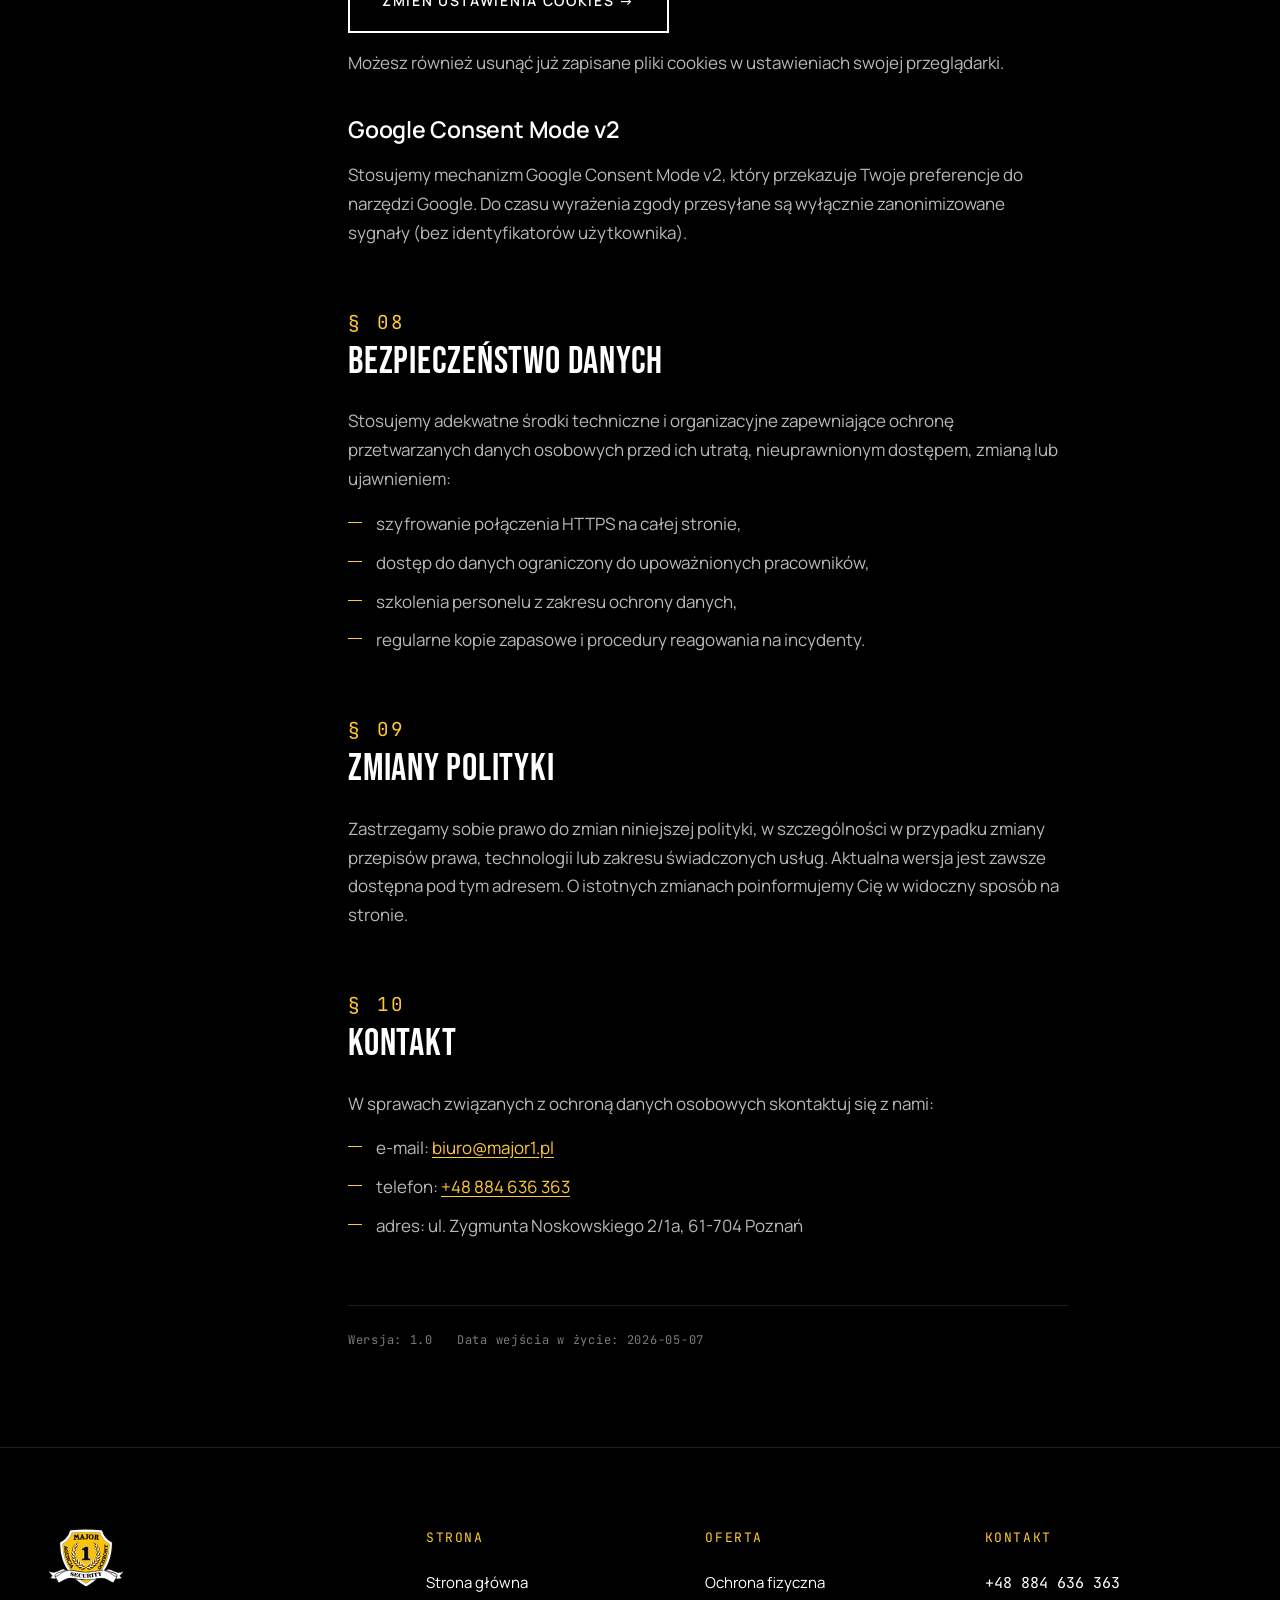
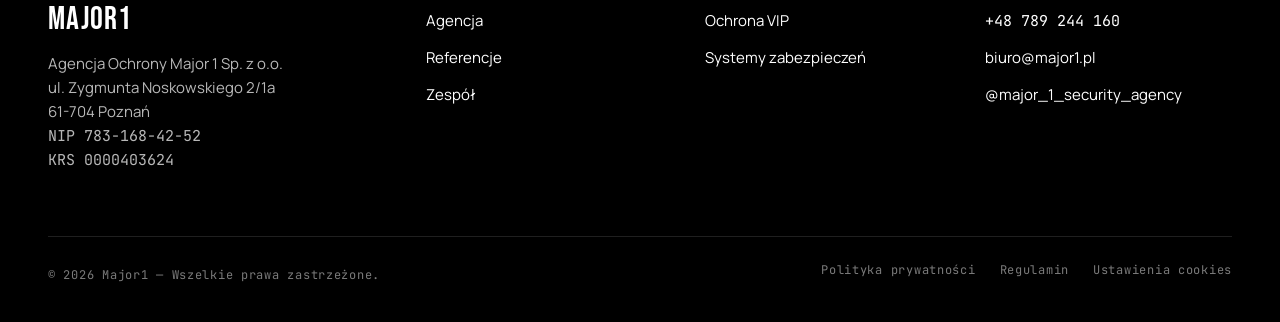
<file: polityka-prywatnosci.html>
<!DOCTYPE html>
<html lang="pl">
<head>
  <meta charset="UTF-8">
  <meta name="viewport" content="width=device-width, initial-scale=1">
  <meta name="theme-color" content="#000000">

  <title>Polityka prywatności — Major1 · Agencja Ochrony Poznań</title>
  <meta name="description" content="Polityka prywatności Agencji Ochrony Major 1 Sp. z o.o. — zasady przetwarzania danych osobowych zgodnie z RODO, pliki cookies, prawa użytkownika.">
  <meta name="robots" content="index, follow">

  <link rel="canonical" href="https://major1.pl/polityka-prywatnosci.html">
  <link rel="icon" href="images/favicon-32x32.png" type="image/png" sizes="32x32">
  <link rel="apple-touch-icon" href="images/favicon-180x180.png">

  <meta property="og:type" content="website">
  <meta property="og:title" content="Polityka prywatności — Major1">
  <meta property="og:description" content="Zasady przetwarzania danych osobowych w Agencji Ochrony Major 1.">
  <meta property="og:url" content="https://major1.pl/polityka-prywatnosci.html">
  <meta property="og:site_name" content="Major1">
  <meta property="og:locale" content="pl_PL">

  <link rel="preconnect" href="https://fonts.googleapis.com">
  <link rel="preconnect" href="https://fonts.gstatic.com" crossorigin>
  <link rel="stylesheet" href="https://fonts.googleapis.com/css2?family=Bebas+Neue&family=Manrope:wght@300;400;500;600;700&family=JetBrains+Mono&display=swap">

  <link rel="stylesheet" href="style.css">
</head>
<body>

  <header class="site-header">
    <div class="site-header__bar">
      <div class="container site-header__inner">
        <button class="hamburger" type="button" aria-label="Menu" aria-expanded="false" aria-controls="side-nav" data-menu-toggle>
          <span></span><span></span><span></span>
        </button>
      </div>
    </div>
    <a href="index.html" class="site-header__logo" aria-label="Major1 — strona główna">
      <img src="images/logo-major1.svg" alt="Major1" class="site-header__logo-img">
    </a>
  </header>

  <nav class="side-nav" id="side-nav" aria-hidden="true" aria-label="Główne menu">
    <div class="side-nav__inner">
      <button type="button" class="side-nav__close" data-menu-toggle aria-label="Zamknij menu">
        <span></span><span></span>
      </button>
      <div class="side-nav__brand">
        <p class="side-nav__tagline">Agencja Ochrony · Poznań · od 2011</p>
      </div>
      <ul class="side-nav__list">
        <li><a href="index.html">Strona główna</a></li>
        <li><a href="o-nas.html">Agencja</a></li>
        <li><a href="index.html#referencje">Referencje</a></li>
        <li><a href="oferta.html">Oferta</a></li>
        <li><a href="o-nas.html#zespol">Zespół</a></li>
        <li><a href="kontakt.html">Kontakt</a></li>
      </ul>
      <div class="side-nav__contact">
        <a href="tel:+48884636363" class="side-nav__phone">+48 884 636 363</a>
        <p class="side-nav__address">ul. Zygmunta Noskowskiego 2/1a<br>61-704 Poznań</p>
        <a href="mailto:biuro@major1.pl" class="side-nav__email">biuro@major1.pl</a>
      </div>
    </div>
    <div class="side-nav__backdrop" data-menu-close></div>
  </nav>

  <main class="legal-page">
    <div class="container">

      <div class="legal-page__hero">
        <p class="eyebrow">Dokumenty</p>
        <h1>Polityka prywatności</h1>
        <p>Zasady przetwarzania Twoich danych osobowych przez Agencję Ochrony Major 1 Sp. z o.o. — zgodnie z rozporządzeniem RODO oraz polskimi przepisami o ochronie danych osobowych.</p>
      </div>

      <div class="legal-content">
        <aside class="legal-toc" aria-label="Spis treści">
          <h2>Spis treści</h2>
          <ol>
            <li><a href="#administrator">Administrator danych</a></li>
            <li><a href="#cele">Cele i podstawy przetwarzania</a></li>
            <li><a href="#dane">Zakres zbieranych danych</a></li>
            <li><a href="#okres">Okres przechowywania</a></li>
            <li><a href="#odbiorcy">Odbiorcy danych</a></li>
            <li><a href="#prawa">Prawa użytkownika</a></li>
            <li><a href="#cookies">Pliki cookies</a></li>
            <li><a href="#bezpieczenstwo">Bezpieczeństwo</a></li>
            <li><a href="#zmiany">Zmiany polityki</a></li>
            <li><a href="#kontakt">Kontakt</a></li>
          </ol>
        </aside>

        <article class="legal-body">

          <section id="administrator">
            <h2><span class="legal-num">§ 01</span>Administrator danych</h2>
            <p>Administratorem Twoich danych osobowych jest:</p>
            <p>
              <strong>Agencja Ochrony Major 1 Sp. z o.o.</strong><br>
              ul. Zygmunta Noskowskiego 2/1a<br>
              61-704 Poznań<br>
              NIP: 783-168-42-52<br>
              KRS: 0000403624
            </p>
            <p>Kontakt w sprawach ochrony danych: <a href="mailto:biuro@major1.pl">biuro@major1.pl</a>, tel. <a href="tel:+48884636363">+48 884 636 363</a>.</p>
          </section>

          <section id="cele">
            <h2><span class="legal-num">§ 02</span>Cele i podstawy przetwarzania</h2>
            <p>Twoje dane osobowe przetwarzamy w następujących celach i na następujących podstawach prawnych (art. 6 ust. 1 RODO):</p>
            <ul>
              <li><strong>Obsługa zapytań</strong> przesłanych przez formularz kontaktowy lub e-mail — na podstawie Twojej zgody (art. 6 ust. 1 lit. a) oraz w celu realizacji działań poprzedzających zawarcie umowy (art. 6 ust. 1 lit. b).</li>
              <li><strong>Zawarcie i wykonanie umowy</strong> o świadczenie usług ochrony fizycznej, ochrony VIP, monitoringu lub konwojów — art. 6 ust. 1 lit. b RODO.</li>
              <li><strong>Realizacja obowiązków prawnych</strong> (księgowych, podatkowych, archiwizacyjnych) — art. 6 ust. 1 lit. c RODO.</li>
              <li><strong>Prawnie uzasadniony interes administratora</strong> — odpowiedzi na pytania, marketing własnych usług kierowany do klientów, dochodzenie i obrona roszczeń — art. 6 ust. 1 lit. f RODO.</li>
              <li><strong>Pomiar i analityka strony</strong> — wyłącznie po wyrażeniu odrębnej zgody w panelu plików cookies — art. 6 ust. 1 lit. a RODO.</li>
            </ul>
          </section>

          <section id="dane">
            <h2><span class="legal-num">§ 03</span>Zakres zbieranych danych</h2>
            <p>Zbieramy wyłącznie dane niezbędne do realizacji wskazanych celów. Podanie danych jest dobrowolne, ale ich brak może uniemożliwić obsługę zapytania lub zawarcie umowy.</p>
            <h3>Formularz kontaktowy</h3>
            <ul>
              <li>imię i nazwisko</li>
              <li>numer telefonu</li>
              <li>adres e-mail</li>
              <li>treść wiadomości</li>
              <li>typ usługi, której dotyczy zapytanie</li>
            </ul>
            <h3>Dane techniczne (logi serwera)</h3>
            <ul>
              <li>adres IP urządzenia</li>
              <li>typ i wersja przeglądarki</li>
              <li>data i godzina żądania</li>
              <li>strona, z której nastąpiło przejście (referrer)</li>
            </ul>
          </section>

          <section id="okres">
            <h2><span class="legal-num">§ 04</span>Okres przechowywania</h2>
            <table>
              <thead>
                <tr><th>Kategoria danych</th><th>Okres</th></tr>
              </thead>
              <tbody>
                <tr><td>Dane z formularza kontaktowego (zapytanie nieprowadzące do umowy)</td><td>do 12 miesięcy od ostatniego kontaktu</td></tr>
                <tr><td>Dane klientów (umowa)</td><td>czas trwania umowy + okresy wynikające z przepisów (księgowe, roszczeniowe)</td></tr>
                <tr><td>Dane księgowe i podatkowe</td><td>5 lat od końca roku podatkowego</td></tr>
                <tr><td>Logi serwera</td><td>do 30 dni</td></tr>
                <tr><td>Pliki cookies analityczne</td><td>zgodnie z polityką dostawcy (zwykle 14–24 miesięcy)</td></tr>
                <tr><td>Pliki cookies marketingowe</td><td>zgodnie z polityką dostawcy (zwykle do 13 miesięcy)</td></tr>
              </tbody>
            </table>
          </section>

          <section id="odbiorcy">
            <h2><span class="legal-num">§ 05</span>Odbiorcy danych</h2>
            <p>Twoje dane mogą zostać przekazane wyłącznie zaufanym podmiotom, które przetwarzają je na nasze zlecenie, na podstawie umów powierzenia:</p>
            <ul>
              <li>dostawca hostingu i poczty e-mail,</li>
              <li>biuro rachunkowe i kancelaria prawna,</li>
              <li>dostawcy narzędzi analitycznych (jeśli wyrazisz zgodę), w tym Google LLC,</li>
              <li>uprawnione organy państwowe na podstawie obowiązujących przepisów.</li>
            </ul>
            <p><strong>Przekazywanie danych poza EOG:</strong> może mieć miejsce wyłącznie w odniesieniu do narzędzi analitycznych Google. Transfer odbywa się na podstawie standardowych klauzul umownych zatwierdzonych przez Komisję Europejską.</p>
          </section>

          <section id="prawa">
            <h2><span class="legal-num">§ 06</span>Prawa użytkownika</h2>
            <p>W związku z przetwarzaniem Twoich danych przysługują Ci następujące prawa:</p>
            <ul>
              <li><strong>Prawo dostępu</strong> do swoich danych oraz otrzymania ich kopii.</li>
              <li><strong>Prawo do sprostowania</strong> danych nieprawidłowych lub niekompletnych.</li>
              <li><strong>Prawo do usunięcia</strong> danych („prawo do bycia zapomnianym"), o ile nie istnieje obowiązek prawny ich dalszego przechowywania.</li>
              <li><strong>Prawo do ograniczenia przetwarzania</strong> w określonych przypadkach.</li>
              <li><strong>Prawo do przenoszenia danych</strong> — otrzymania ich w ustrukturyzowanym formacie i przekazania innemu administratorowi.</li>
              <li><strong>Prawo wniesienia sprzeciwu</strong> wobec przetwarzania na podstawie prawnie uzasadnionego interesu administratora.</li>
              <li><strong>Prawo do cofnięcia zgody</strong> w dowolnym momencie, bez wpływu na zgodność z prawem przetwarzania dokonanego przed jej cofnięciem.</li>
              <li><strong>Prawo wniesienia skargi</strong> do organu nadzorczego — Prezesa Urzędu Ochrony Danych Osobowych (ul. Stawki 2, 00-193 Warszawa).</li>
            </ul>
            <p>W celu realizacji praw skontaktuj się z nami: <a href="mailto:biuro@major1.pl">biuro@major1.pl</a>. Odpowiemy w terminie 30 dni od otrzymania żądania.</p>
          </section>

          <section id="cookies">
            <h2><span class="legal-num">§ 07</span>Pliki cookies</h2>
            <p>Strona major1.pl używa plików cookies (małych plików tekstowych zapisywanych w przeglądarce) w celu zapewnienia poprawnego działania serwisu oraz — za Twoją zgodą — w celach analitycznych i marketingowych.</p>

            <h3>Kategorie plików cookies</h3>
            <ul>
              <li><strong>Niezbędne</strong> — wymagane do działania strony (sesja, zapamiętanie wyboru zgód). Nie wymagają zgody.</li>
              <li><strong>Analityczne</strong> — pozwalają zrozumieć, jak użytkownicy korzystają ze strony (Google Analytics 4). Wymagają zgody.</li>
              <li><strong>Marketingowe</strong> — wykorzystywane do mierzenia skuteczności reklam i remarketingu (Google Ads). Wymagają zgody.</li>
            </ul>

            <h3>Zgoda i wycofanie</h3>
            <p>Domyślnie pliki cookies analityczne i marketingowe są <strong>wyłączone</strong>. Zostaną aktywowane wyłącznie po Twojej zgodzie wyrażonej w banerze cookies. W każdej chwili możesz zmienić swoje preferencje, klikając poniższy przycisk:</p>
            <p><button type="button" class="btn-text" data-open-cc-settings>Zmień ustawienia cookies →</button></p>
            <p>Możesz również usunąć już zapisane pliki cookies w ustawieniach swojej przeglądarki.</p>

            <h3>Google Consent Mode v2</h3>
            <p>Stosujemy mechanizm Google Consent Mode v2, który przekazuje Twoje preferencje do narzędzi Google. Do czasu wyrażenia zgody przesyłane są wyłącznie zanonimizowane sygnały (bez identyfikatorów użytkownika).</p>
          </section>

          <section id="bezpieczenstwo">
            <h2><span class="legal-num">§ 08</span>Bezpieczeństwo danych</h2>
            <p>Stosujemy adekwatne środki techniczne i organizacyjne zapewniające ochronę przetwarzanych danych osobowych przed ich utratą, nieuprawnionym dostępem, zmianą lub ujawnieniem:</p>
            <ul>
              <li>szyfrowanie połączenia HTTPS na całej stronie,</li>
              <li>dostęp do danych ograniczony do upoważnionych pracowników,</li>
              <li>szkolenia personelu z zakresu ochrony danych,</li>
              <li>regularne kopie zapasowe i procedury reagowania na incydenty.</li>
            </ul>
          </section>

          <section id="zmiany">
            <h2><span class="legal-num">§ 09</span>Zmiany polityki</h2>
            <p>Zastrzegamy sobie prawo do zmian niniejszej polityki, w szczególności w przypadku zmiany przepisów prawa, technologii lub zakresu świadczonych usług. Aktualna wersja jest zawsze dostępna pod tym adresem. O istotnych zmianach poinformujemy Cię w widoczny sposób na stronie.</p>
          </section>

          <section id="kontakt">
            <h2><span class="legal-num">§ 10</span>Kontakt</h2>
            <p>W sprawach związanych z ochroną danych osobowych skontaktuj się z nami:</p>
            <ul>
              <li>e-mail: <a href="mailto:biuro@major1.pl">biuro@major1.pl</a></li>
              <li>telefon: <a href="tel:+48884636363">+48 884 636 363</a></li>
              <li>adres: ul. Zygmunta Noskowskiego 2/1a, 61-704 Poznań</li>
            </ul>
          </section>

          <div class="legal-meta">
            <span>Wersja: 1.0</span>
            <span>Data wejścia w życie: <span class="js-legal-date">2026-05-07</span></span>
          </div>

        </article>
      </div>
    </div>
  </main>

  <footer class="site-footer">
    <div class="container">
      <div class="site-footer__inner">
        <div>
          <img class="site-footer__brand-logo" src="images/logo-major1.svg" alt="Major1" width="60" height="60">
          <p class="site-footer__brand-name">Major1</p>
          <address class="site-footer__addr">
            Agencja Ochrony Major 1 Sp. z o.o.<br>
            ul. Zygmunta Noskowskiego 2/1a<br>
            61-704 Poznań<br>
            <span class="t-mono">NIP 783-168-42-52</span><br>
            <span class="t-mono">KRS 0000403624</span>
          </address>
        </div>
        <div>
          <h3>Strona</h3>
          <ul>
            <li><a href="index.html">Strona główna</a></li>
            <li><a href="o-nas.html">Agencja</a></li>
            <li><a href="index.html#referencje">Referencje</a></li>
            <li><a href="o-nas.html#zespol">Zespół</a></li>
          </ul>
        </div>
        <div>
          <h3>Oferta</h3>
          <ul>
            <li><a href="oferta/ochrona-fizyczna.html">Ochrona fizyczna</a></li>
            <li><a href="oferta/ochrona-vip.html">Ochrona VIP</a></li>
            <li><a href="oferta/systemy-zabezpieczen.html">Systemy zabezpieczeń</a></li>
          </ul>
        </div>
        <div>
          <h3>Kontakt</h3>
          <ul>
            <li><a href="tel:+48884636363" class="t-mono">+48 884 636 363</a></li>
            <li><a href="tel:+48789244160" class="t-mono">+48 789 244 160</a></li>
            <li><a href="mailto:biuro@major1.pl">biuro@major1.pl</a></li>
            <li><a href="https://instagram.com/major_1_security_agency" rel="noopener" target="_blank">@major_1_security_agency</a></li>
          </ul>
        </div>
      </div>
      <div class="site-footer__legal">
        <span>© <span class="js-year">2025</span> Major1 — Wszelkie prawa zastrzeżone.</span>
        <ul class="site-footer__legal-links">
          <li><a href="polityka-prywatnosci.html">Polityka prywatności</a></li>
          <li><a href="regulamin.html">Regulamin</a></li>
          <li><a href="#" data-open-cc-settings>Ustawienia cookies</a></li>
        </ul>
      </div>
    </div>
  </footer>

  <a href="tel:+48884636363" class="phone-widget" aria-label="Zadzwoń: +48 884 636 363">
    <svg class="phone-widget__icon" viewBox="0 0 24 24" fill="none" xmlns="http://www.w3.org/2000/svg" aria-hidden="true">
      <path d="M22 16.92v3a2 2 0 0 1-2.18 2 19.79 19.79 0 0 1-8.63-3.07 19.5 19.5 0 0 1-6-6 19.79 19.79 0 0 1-3.07-8.67A2 2 0 0 1 4.11 2h3a2 2 0 0 1 2 1.72 12.84 12.84 0 0 0 .7 2.81 2 2 0 0 1-.45 2.11L8.09 9.91a16 16 0 0 0 6 6l1.27-1.27a2 2 0 0 1 2.11-.45 12.84 12.84 0 0 0 2.81.7A2 2 0 0 1 22 16.92z" stroke="currentColor" stroke-width="2" stroke-linecap="round" stroke-linejoin="round"/>
    </svg>
    <span class="phone-widget__pulse" aria-hidden="true"></span>
  </a>

  <script src="js/main.js" defer></script>
  <script src="js/cookie-consent.js" defer></script>
</body>
</html>
</file>
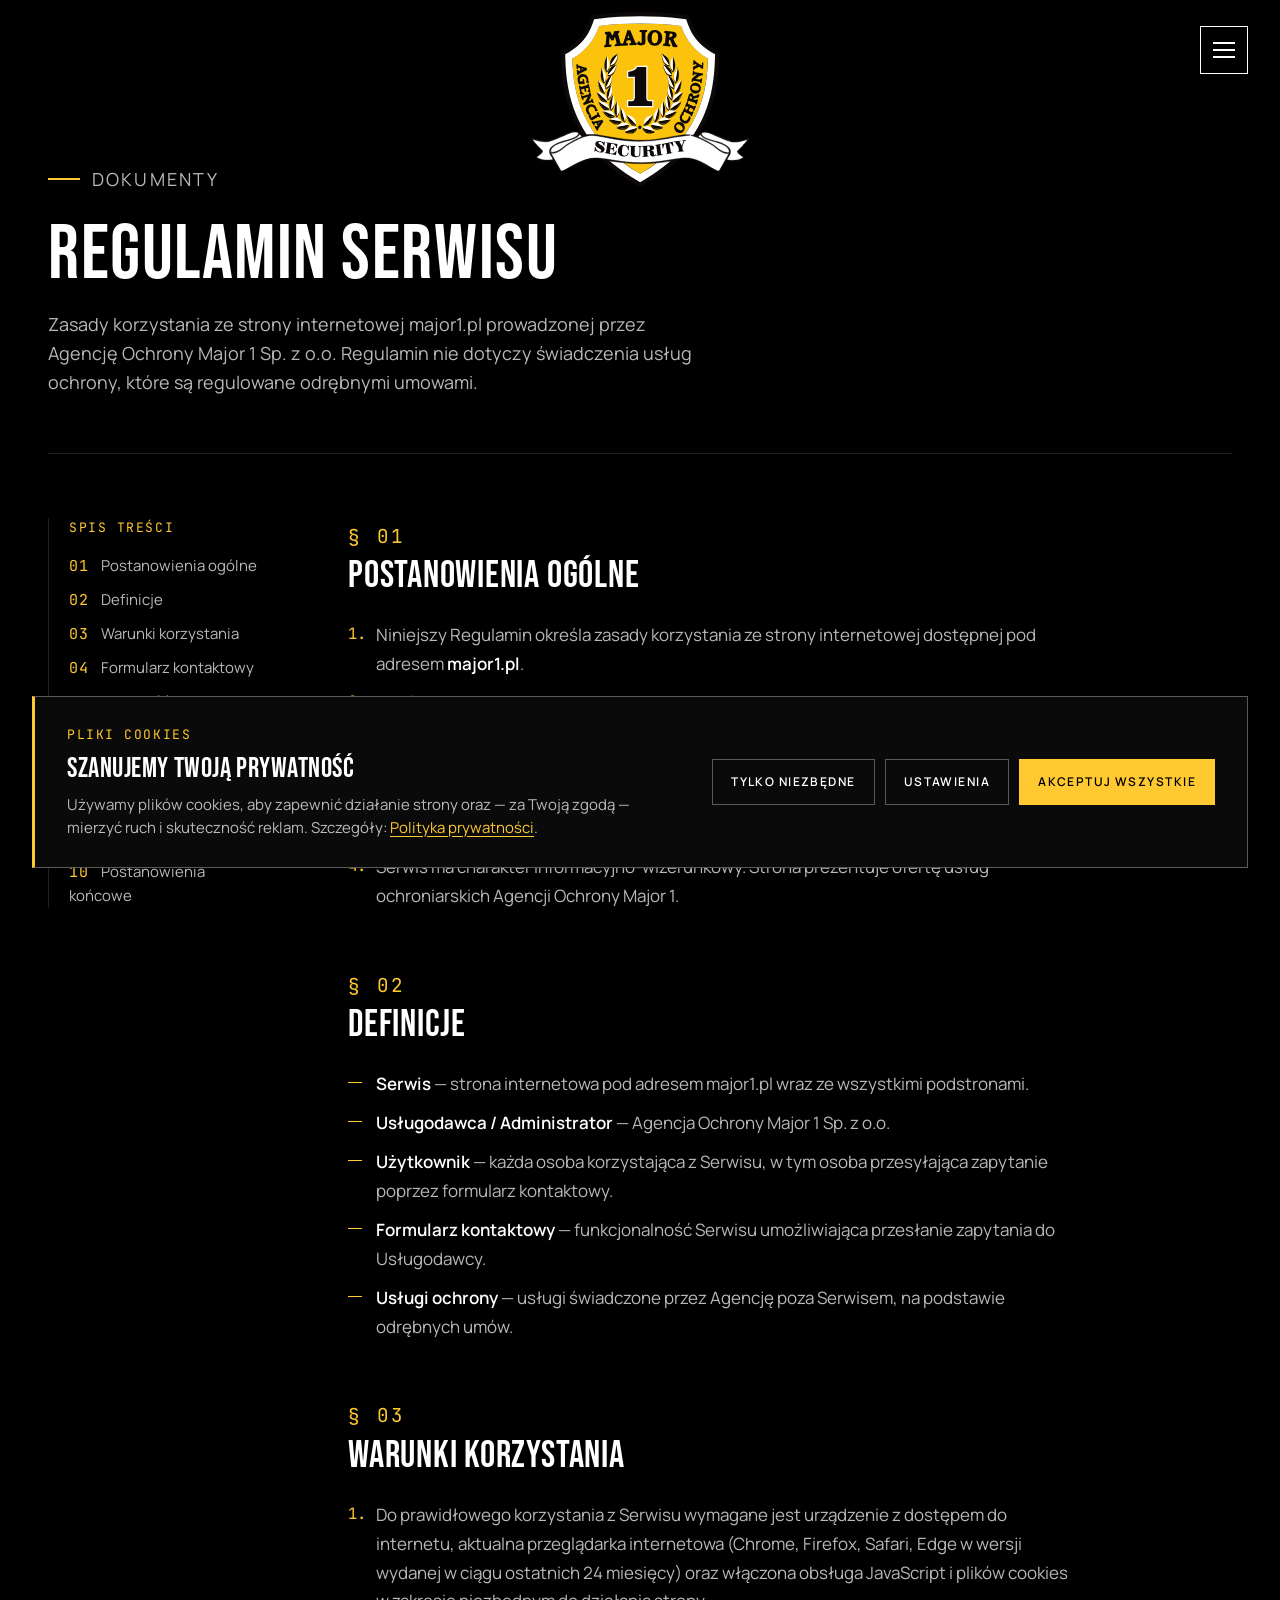
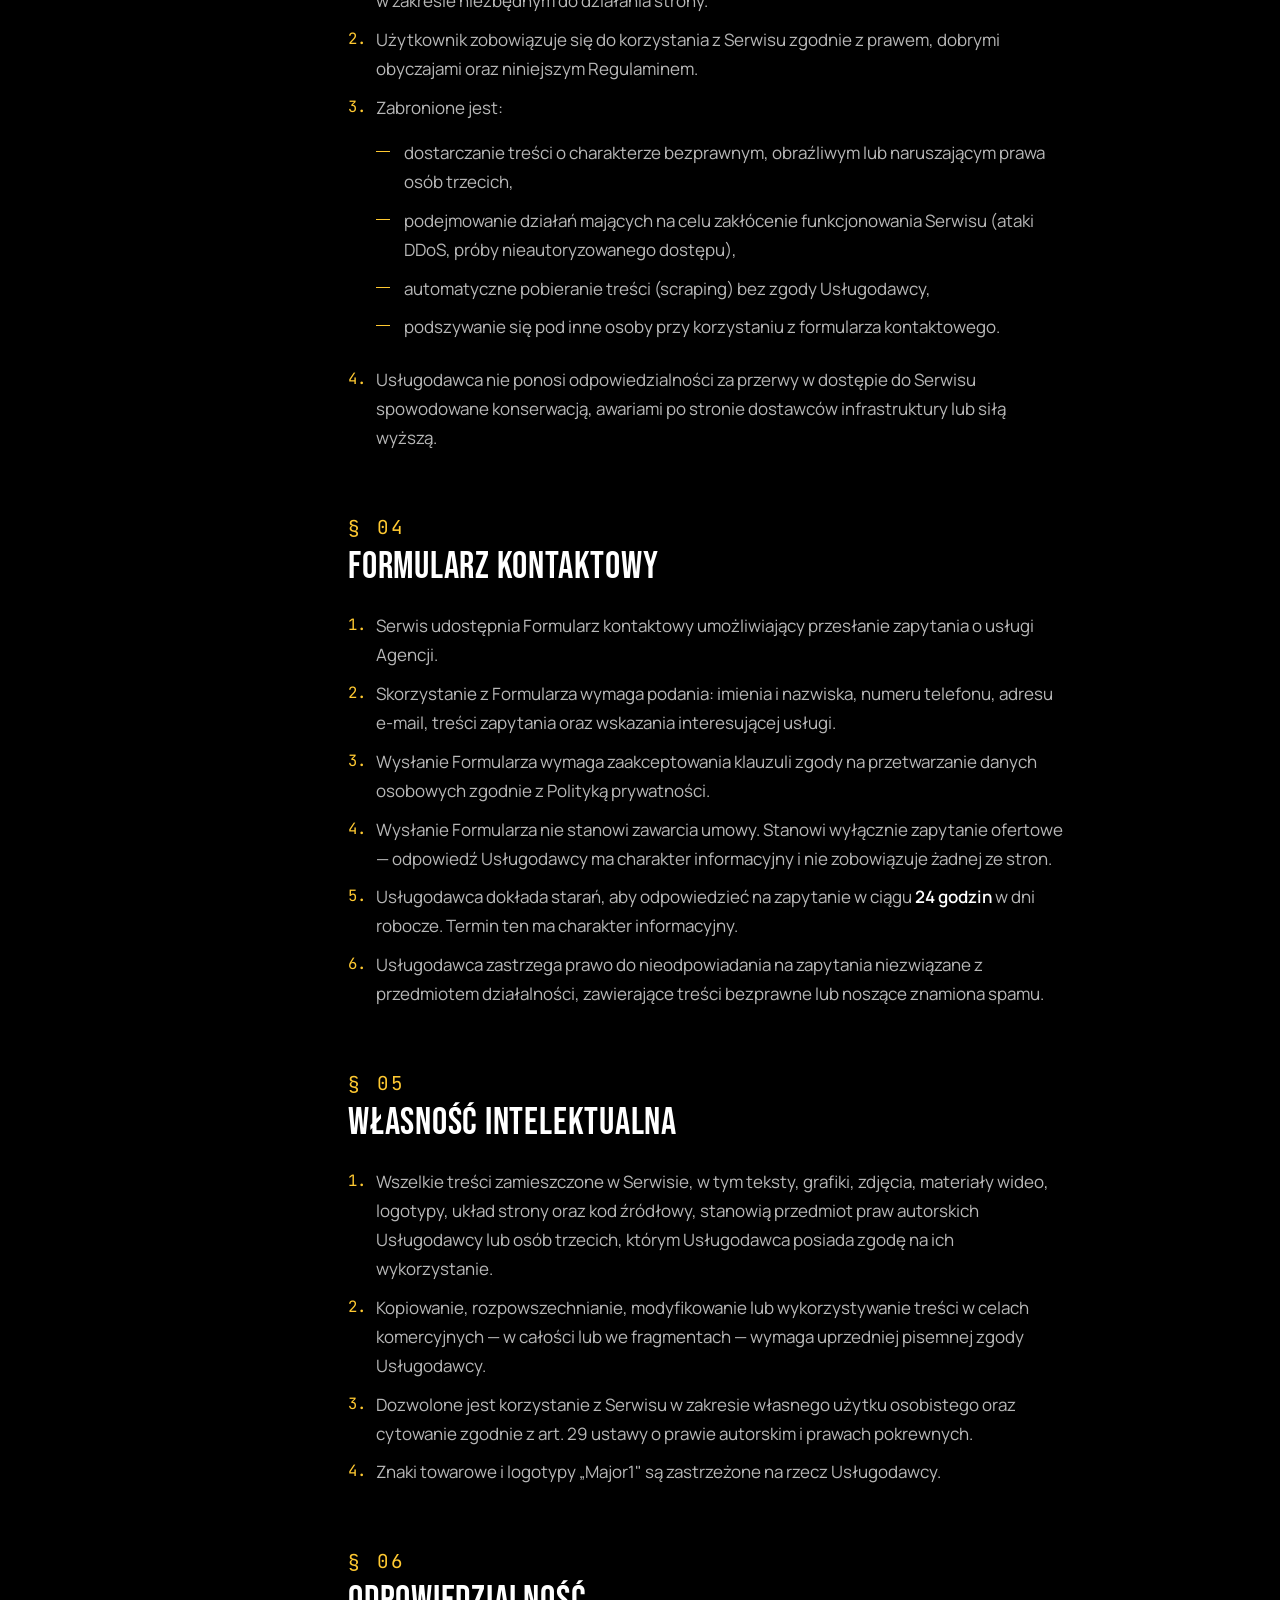
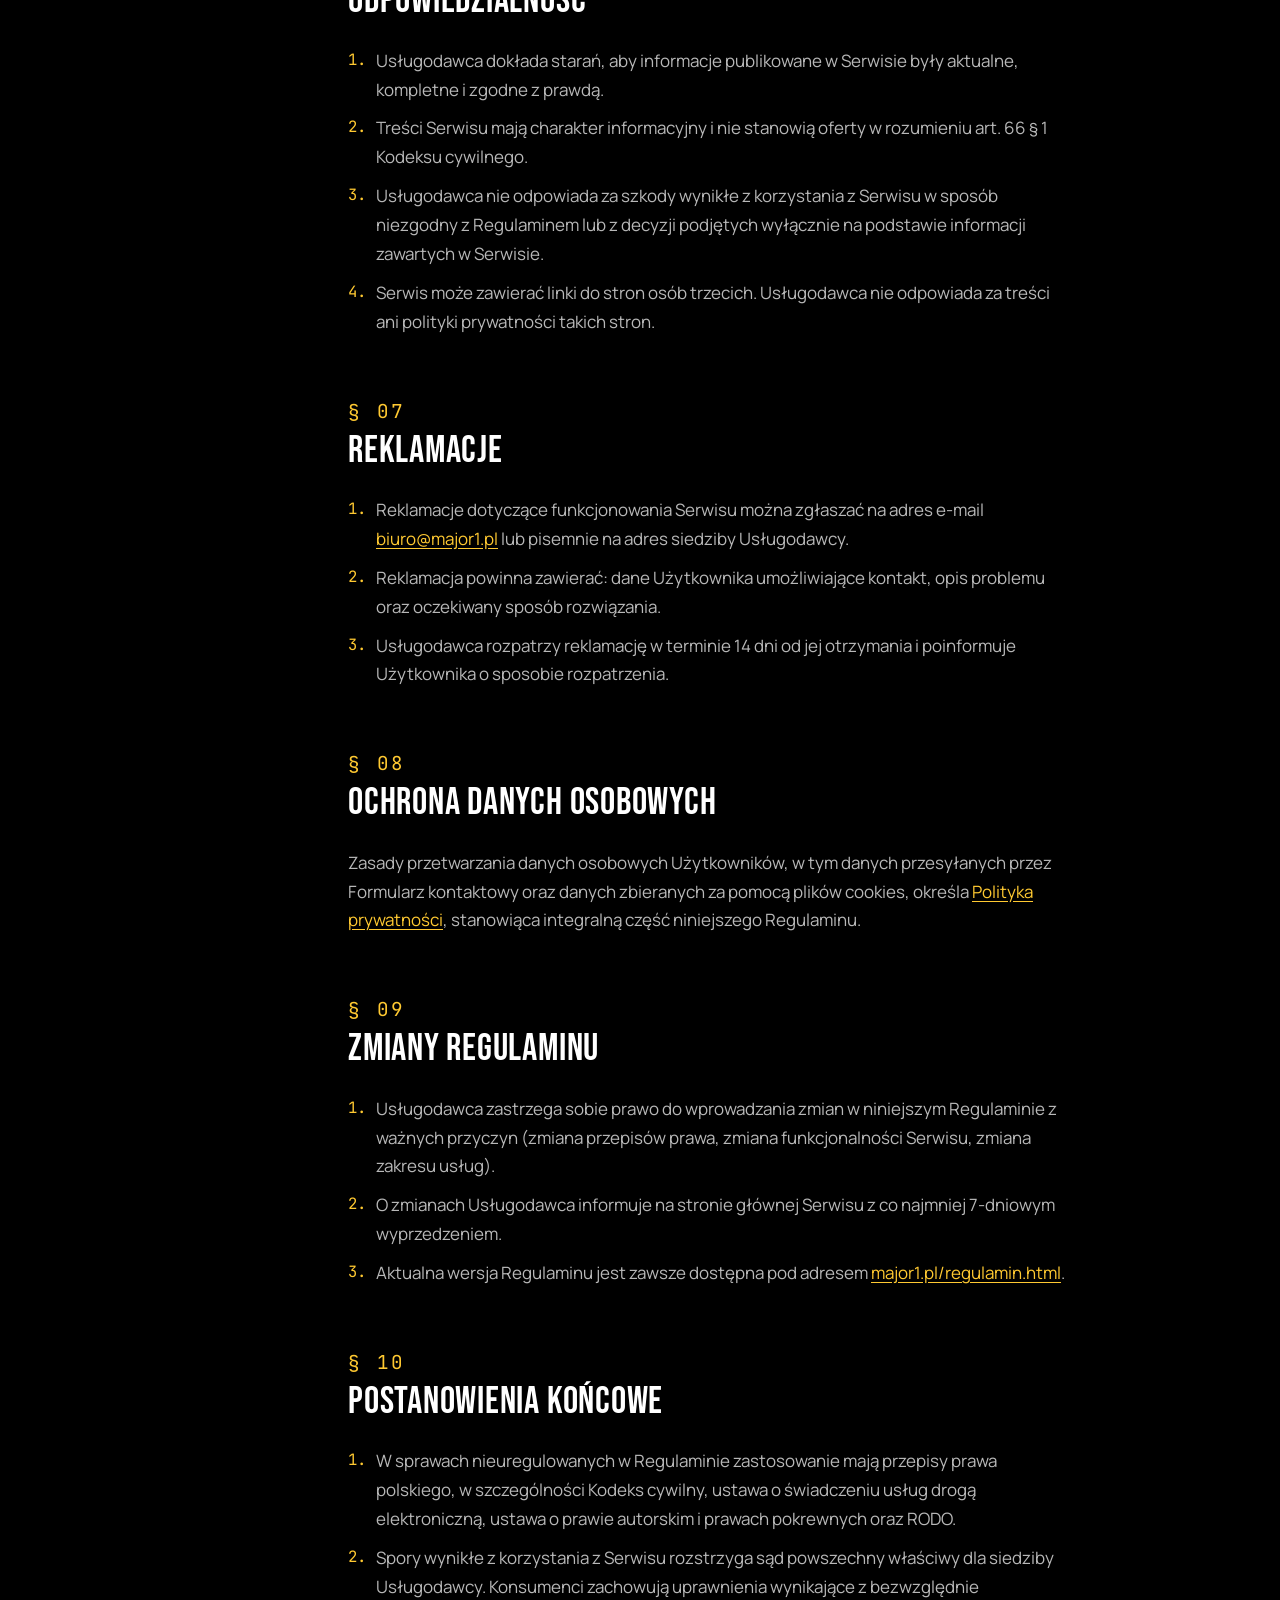
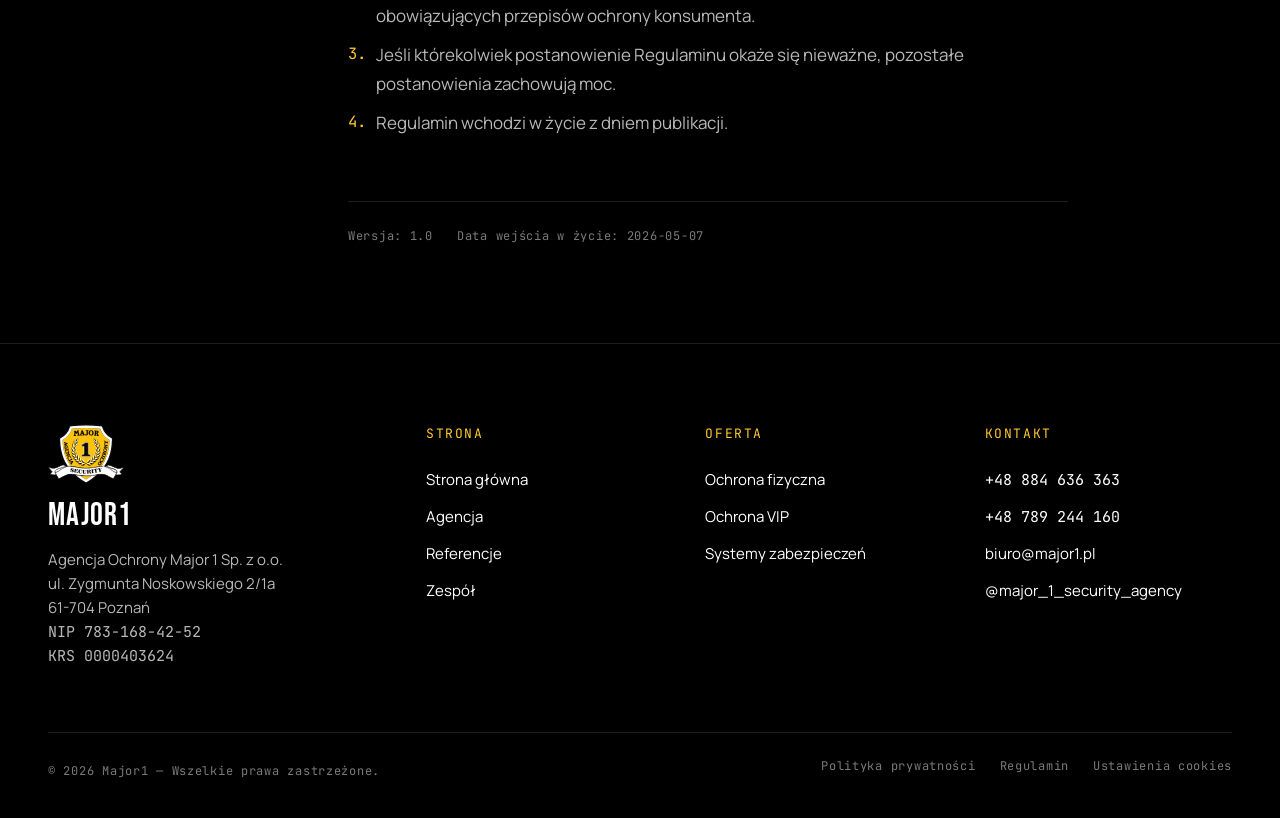
<file: regulamin.html>
<!DOCTYPE html>
<html lang="pl">
<head>
  <meta charset="UTF-8">
  <meta name="viewport" content="width=device-width, initial-scale=1">
  <meta name="theme-color" content="#000000">

  <title>Regulamin serwisu — Major1 · Agencja Ochrony Poznań</title>
  <meta name="description" content="Regulamin korzystania ze strony major1.pl — zasady, formularz kontaktowy, własność intelektualna, odpowiedzialność.">
  <meta name="robots" content="index, follow">

  <link rel="canonical" href="https://major1.pl/regulamin.html">
  <link rel="icon" href="images/favicon-32x32.png" type="image/png" sizes="32x32">
  <link rel="apple-touch-icon" href="images/favicon-180x180.png">

  <meta property="og:type" content="website">
  <meta property="og:title" content="Regulamin serwisu — Major1">
  <meta property="og:description" content="Zasady korzystania ze strony Agencji Ochrony Major 1.">
  <meta property="og:url" content="https://major1.pl/regulamin.html">
  <meta property="og:site_name" content="Major1">
  <meta property="og:locale" content="pl_PL">

  <link rel="preconnect" href="https://fonts.googleapis.com">
  <link rel="preconnect" href="https://fonts.gstatic.com" crossorigin>
  <link rel="stylesheet" href="https://fonts.googleapis.com/css2?family=Bebas+Neue&family=Manrope:wght@300;400;500;600;700&family=JetBrains+Mono&display=swap">

  <link rel="stylesheet" href="style.css">
</head>
<body>

  <header class="site-header">
    <div class="site-header__bar">
      <div class="container site-header__inner">
        <button class="hamburger" type="button" aria-label="Menu" aria-expanded="false" aria-controls="side-nav" data-menu-toggle>
          <span></span><span></span><span></span>
        </button>
      </div>
    </div>
    <a href="index.html" class="site-header__logo" aria-label="Major1 — strona główna">
      <img src="images/logo-major1.svg" alt="Major1" class="site-header__logo-img">
    </a>
  </header>

  <nav class="side-nav" id="side-nav" aria-hidden="true" aria-label="Główne menu">
    <div class="side-nav__inner">
      <button type="button" class="side-nav__close" data-menu-toggle aria-label="Zamknij menu">
        <span></span><span></span>
      </button>
      <div class="side-nav__brand">
        <p class="side-nav__tagline">Agencja Ochrony · Poznań · od 2011</p>
      </div>
      <ul class="side-nav__list">
        <li><a href="index.html">Strona główna</a></li>
        <li><a href="o-nas.html">Agencja</a></li>
        <li><a href="index.html#referencje">Referencje</a></li>
        <li><a href="oferta.html">Oferta</a></li>
        <li><a href="o-nas.html#zespol">Zespół</a></li>
        <li><a href="kontakt.html">Kontakt</a></li>
      </ul>
      <div class="side-nav__contact">
        <a href="tel:+48884636363" class="side-nav__phone">+48 884 636 363</a>
        <p class="side-nav__address">ul. Zygmunta Noskowskiego 2/1a<br>61-704 Poznań</p>
        <a href="mailto:biuro@major1.pl" class="side-nav__email">biuro@major1.pl</a>
      </div>
    </div>
    <div class="side-nav__backdrop" data-menu-close></div>
  </nav>

  <main class="legal-page">
    <div class="container">

      <div class="legal-page__hero">
        <p class="eyebrow">Dokumenty</p>
        <h1>Regulamin serwisu</h1>
        <p>Zasady korzystania ze strony internetowej major1.pl prowadzonej przez Agencję Ochrony Major 1 Sp. z o.o. Regulamin nie dotyczy świadczenia usług ochrony, które są regulowane odrębnymi umowami.</p>
      </div>

      <div class="legal-content">
        <aside class="legal-toc" aria-label="Spis treści">
          <h2>Spis treści</h2>
          <ol>
            <li><a href="#postanowienia">Postanowienia ogólne</a></li>
            <li><a href="#definicje">Definicje</a></li>
            <li><a href="#warunki">Warunki korzystania</a></li>
            <li><a href="#formularz">Formularz kontaktowy</a></li>
            <li><a href="#wlasnosc">Własność intelektualna</a></li>
            <li><a href="#odpowiedzialnosc">Odpowiedzialność</a></li>
            <li><a href="#reklamacje">Reklamacje</a></li>
            <li><a href="#dane">Ochrona danych</a></li>
            <li><a href="#zmiany">Zmiany regulaminu</a></li>
            <li><a href="#koncowe">Postanowienia końcowe</a></li>
          </ol>
        </aside>

        <article class="legal-body">

          <section id="postanowienia">
            <h2><span class="legal-num">§ 01</span>Postanowienia ogólne</h2>
            <ol>
              <li>Niniejszy Regulamin określa zasady korzystania ze strony internetowej dostępnej pod adresem <strong>major1.pl</strong>.</li>
              <li>Właścicielem i administratorem Serwisu jest <strong>Agencja Ochrony Major 1 Sp. z o.o.</strong> z siedzibą w Poznaniu (ul. Zygmunta Noskowskiego 2/1a, 61-704 Poznań), wpisana do Krajowego Rejestru Sądowego pod numerem KRS 0000403624, NIP 783-168-42-52.</li>
              <li>Korzystanie z Serwisu jest bezpłatne. Korzystanie z Serwisu jest równoznaczne z akceptacją niniejszego Regulaminu oraz Polityki prywatności.</li>
              <li>Serwis ma charakter informacyjno-wizerunkowy. Strona prezentuje ofertę usług ochroniarskich Agencji Ochrony Major 1.</li>
            </ol>
          </section>

          <section id="definicje">
            <h2><span class="legal-num">§ 02</span>Definicje</h2>
            <ul>
              <li><strong>Serwis</strong> — strona internetowa pod adresem major1.pl wraz ze wszystkimi podstronami.</li>
              <li><strong>Usługodawca / Administrator</strong> — Agencja Ochrony Major 1 Sp. z o.o.</li>
              <li><strong>Użytkownik</strong> — każda osoba korzystająca z Serwisu, w tym osoba przesyłająca zapytanie poprzez formularz kontaktowy.</li>
              <li><strong>Formularz kontaktowy</strong> — funkcjonalność Serwisu umożliwiająca przesłanie zapytania do Usługodawcy.</li>
              <li><strong>Usługi ochrony</strong> — usługi świadczone przez Agencję poza Serwisem, na podstawie odrębnych umów.</li>
            </ul>
          </section>

          <section id="warunki">
            <h2><span class="legal-num">§ 03</span>Warunki korzystania</h2>
            <ol>
              <li>Do prawidłowego korzystania z Serwisu wymagane jest urządzenie z dostępem do internetu, aktualna przeglądarka internetowa (Chrome, Firefox, Safari, Edge w wersji wydanej w ciągu ostatnich 24 miesięcy) oraz włączona obsługa JavaScript i plików cookies w zakresie niezbędnym do działania strony.</li>
              <li>Użytkownik zobowiązuje się do korzystania z Serwisu zgodnie z prawem, dobrymi obyczajami oraz niniejszym Regulaminem.</li>
              <li>Zabronione jest:
                <ul>
                  <li>dostarczanie treści o charakterze bezprawnym, obraźliwym lub naruszającym prawa osób trzecich,</li>
                  <li>podejmowanie działań mających na celu zakłócenie funkcjonowania Serwisu (ataki DDoS, próby nieautoryzowanego dostępu),</li>
                  <li>automatyczne pobieranie treści (scraping) bez zgody Usługodawcy,</li>
                  <li>podszywanie się pod inne osoby przy korzystaniu z formularza kontaktowego.</li>
                </ul>
              </li>
              <li>Usługodawca nie ponosi odpowiedzialności za przerwy w dostępie do Serwisu spowodowane konserwacją, awariami po stronie dostawców infrastruktury lub siłą wyższą.</li>
            </ol>
          </section>

          <section id="formularz">
            <h2><span class="legal-num">§ 04</span>Formularz kontaktowy</h2>
            <ol>
              <li>Serwis udostępnia Formularz kontaktowy umożliwiający przesłanie zapytania o usługi Agencji.</li>
              <li>Skorzystanie z Formularza wymaga podania: imienia i nazwiska, numeru telefonu, adresu e-mail, treści zapytania oraz wskazania interesującej usługi.</li>
              <li>Wysłanie Formularza wymaga zaakceptowania klauzuli zgody na przetwarzanie danych osobowych zgodnie z Polityką prywatności.</li>
              <li>Wysłanie Formularza nie stanowi zawarcia umowy. Stanowi wyłącznie zapytanie ofertowe — odpowiedź Usługodawcy ma charakter informacyjny i nie zobowiązuje żadnej ze stron.</li>
              <li>Usługodawca dokłada starań, aby odpowiedzieć na zapytanie w ciągu <strong>24 godzin</strong> w dni robocze. Termin ten ma charakter informacyjny.</li>
              <li>Usługodawca zastrzega prawo do nieodpowiadania na zapytania niezwiązane z przedmiotem działalności, zawierające treści bezprawne lub noszące znamiona spamu.</li>
            </ol>
          </section>

          <section id="wlasnosc">
            <h2><span class="legal-num">§ 05</span>Własność intelektualna</h2>
            <ol>
              <li>Wszelkie treści zamieszczone w Serwisie, w tym teksty, grafiki, zdjęcia, materiały wideo, logotypy, układ strony oraz kod źródłowy, stanowią przedmiot praw autorskich Usługodawcy lub osób trzecich, którym Usługodawca posiada zgodę na ich wykorzystanie.</li>
              <li>Kopiowanie, rozpowszechnianie, modyfikowanie lub wykorzystywanie treści w celach komercyjnych — w całości lub we fragmentach — wymaga uprzedniej pisemnej zgody Usługodawcy.</li>
              <li>Dozwolone jest korzystanie z Serwisu w zakresie własnego użytku osobistego oraz cytowanie zgodnie z art. 29 ustawy o prawie autorskim i prawach pokrewnych.</li>
              <li>Znaki towarowe i logotypy „Major1" są zastrzeżone na rzecz Usługodawcy.</li>
            </ol>
          </section>

          <section id="odpowiedzialnosc">
            <h2><span class="legal-num">§ 06</span>Odpowiedzialność</h2>
            <ol>
              <li>Usługodawca dokłada starań, aby informacje publikowane w Serwisie były aktualne, kompletne i zgodne z prawdą.</li>
              <li>Treści Serwisu mają charakter informacyjny i nie stanowią oferty w rozumieniu art. 66 § 1 Kodeksu cywilnego.</li>
              <li>Usługodawca nie odpowiada za szkody wynikłe z korzystania z Serwisu w sposób niezgodny z Regulaminem lub z decyzji podjętych wyłącznie na podstawie informacji zawartych w Serwisie.</li>
              <li>Serwis może zawierać linki do stron osób trzecich. Usługodawca nie odpowiada za treści ani polityki prywatności takich stron.</li>
            </ol>
          </section>

          <section id="reklamacje">
            <h2><span class="legal-num">§ 07</span>Reklamacje</h2>
            <ol>
              <li>Reklamacje dotyczące funkcjonowania Serwisu można zgłaszać na adres e-mail <a href="mailto:biuro@major1.pl">biuro@major1.pl</a> lub pisemnie na adres siedziby Usługodawcy.</li>
              <li>Reklamacja powinna zawierać: dane Użytkownika umożliwiające kontakt, opis problemu oraz oczekiwany sposób rozwiązania.</li>
              <li>Usługodawca rozpatrzy reklamację w terminie 14 dni od jej otrzymania i poinformuje Użytkownika o sposobie rozpatrzenia.</li>
            </ol>
          </section>

          <section id="dane">
            <h2><span class="legal-num">§ 08</span>Ochrona danych osobowych</h2>
            <p>Zasady przetwarzania danych osobowych Użytkowników, w tym danych przesyłanych przez Formularz kontaktowy oraz danych zbieranych za pomocą plików cookies, określa <a href="polityka-prywatnosci.html">Polityka prywatności</a>, stanowiąca integralną część niniejszego Regulaminu.</p>
          </section>

          <section id="zmiany">
            <h2><span class="legal-num">§ 09</span>Zmiany regulaminu</h2>
            <ol>
              <li>Usługodawca zastrzega sobie prawo do wprowadzania zmian w niniejszym Regulaminie z ważnych przyczyn (zmiana przepisów prawa, zmiana funkcjonalności Serwisu, zmiana zakresu usług).</li>
              <li>O zmianach Usługodawca informuje na stronie głównej Serwisu z co najmniej 7-dniowym wyprzedzeniem.</li>
              <li>Aktualna wersja Regulaminu jest zawsze dostępna pod adresem <a href="regulamin.html">major1.pl/regulamin.html</a>.</li>
            </ol>
          </section>

          <section id="koncowe">
            <h2><span class="legal-num">§ 10</span>Postanowienia końcowe</h2>
            <ol>
              <li>W sprawach nieuregulowanych w Regulaminie zastosowanie mają przepisy prawa polskiego, w szczególności Kodeks cywilny, ustawa o świadczeniu usług drogą elektroniczną, ustawa o prawie autorskim i prawach pokrewnych oraz RODO.</li>
              <li>Spory wynikłe z korzystania z Serwisu rozstrzyga sąd powszechny właściwy dla siedziby Usługodawcy. Konsumenci zachowują uprawnienia wynikające z bezwzględnie obowiązujących przepisów ochrony konsumenta.</li>
              <li>Jeśli którekolwiek postanowienie Regulaminu okaże się nieważne, pozostałe postanowienia zachowują moc.</li>
              <li>Regulamin wchodzi w życie z dniem publikacji.</li>
            </ol>
          </section>

          <div class="legal-meta">
            <span>Wersja: 1.0</span>
            <span>Data wejścia w życie: <span class="js-legal-date">2026-05-07</span></span>
          </div>

        </article>
      </div>
    </div>
  </main>

  <footer class="site-footer">
    <div class="container">
      <div class="site-footer__inner">
        <div>
          <img class="site-footer__brand-logo" src="images/logo-major1.svg" alt="Major1" width="60" height="60">
          <p class="site-footer__brand-name">Major1</p>
          <address class="site-footer__addr">
            Agencja Ochrony Major 1 Sp. z o.o.<br>
            ul. Zygmunta Noskowskiego 2/1a<br>
            61-704 Poznań<br>
            <span class="t-mono">NIP 783-168-42-52</span><br>
            <span class="t-mono">KRS 0000403624</span>
          </address>
        </div>
        <div>
          <h3>Strona</h3>
          <ul>
            <li><a href="index.html">Strona główna</a></li>
            <li><a href="o-nas.html">Agencja</a></li>
            <li><a href="index.html#referencje">Referencje</a></li>
            <li><a href="o-nas.html#zespol">Zespół</a></li>
          </ul>
        </div>
        <div>
          <h3>Oferta</h3>
          <ul>
            <li><a href="oferta/ochrona-fizyczna.html">Ochrona fizyczna</a></li>
            <li><a href="oferta/ochrona-vip.html">Ochrona VIP</a></li>
            <li><a href="oferta/systemy-zabezpieczen.html">Systemy zabezpieczeń</a></li>
          </ul>
        </div>
        <div>
          <h3>Kontakt</h3>
          <ul>
            <li><a href="tel:+48884636363" class="t-mono">+48 884 636 363</a></li>
            <li><a href="tel:+48789244160" class="t-mono">+48 789 244 160</a></li>
            <li><a href="mailto:biuro@major1.pl">biuro@major1.pl</a></li>
            <li><a href="https://instagram.com/major_1_security_agency" rel="noopener" target="_blank">@major_1_security_agency</a></li>
          </ul>
        </div>
      </div>
      <div class="site-footer__legal">
        <span>© <span class="js-year">2025</span> Major1 — Wszelkie prawa zastrzeżone.</span>
        <ul class="site-footer__legal-links">
          <li><a href="polityka-prywatnosci.html">Polityka prywatności</a></li>
          <li><a href="regulamin.html">Regulamin</a></li>
          <li><a href="#" data-open-cc-settings>Ustawienia cookies</a></li>
        </ul>
      </div>
    </div>
  </footer>

  <a href="tel:+48884636363" class="phone-widget" aria-label="Zadzwoń: +48 884 636 363">
    <svg class="phone-widget__icon" viewBox="0 0 24 24" fill="none" xmlns="http://www.w3.org/2000/svg" aria-hidden="true">
      <path d="M22 16.92v3a2 2 0 0 1-2.18 2 19.79 19.79 0 0 1-8.63-3.07 19.5 19.5 0 0 1-6-6 19.79 19.79 0 0 1-3.07-8.67A2 2 0 0 1 4.11 2h3a2 2 0 0 1 2 1.72 12.84 12.84 0 0 0 .7 2.81 2 2 0 0 1-.45 2.11L8.09 9.91a16 16 0 0 0 6 6l1.27-1.27a2 2 0 0 1 2.11-.45 12.84 12.84 0 0 0 2.81.7A2 2 0 0 1 22 16.92z" stroke="currentColor" stroke-width="2" stroke-linecap="round" stroke-linejoin="round"/>
    </svg>
    <span class="phone-widget__pulse" aria-hidden="true"></span>
  </a>

  <script src="js/main.js" defer></script>
  <script src="js/cookie-consent.js" defer></script>
</body>
</html>
</file>
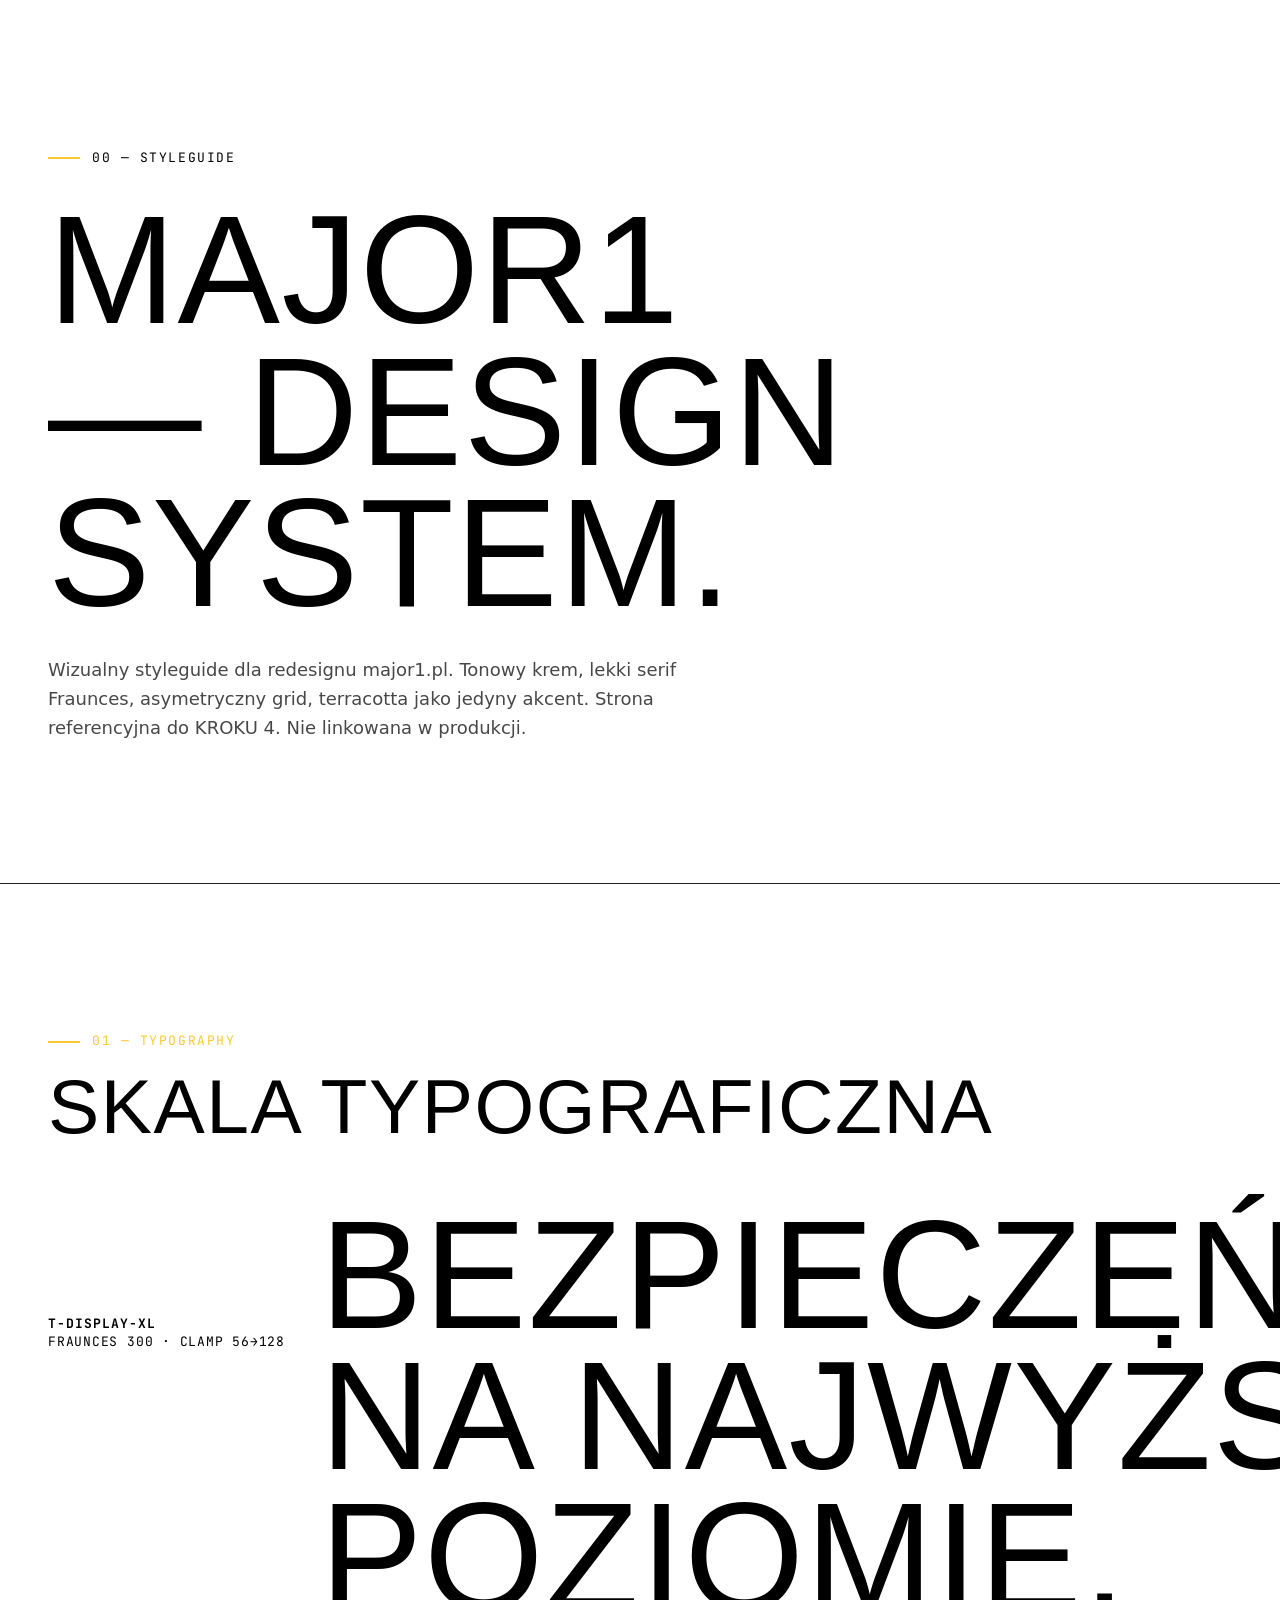
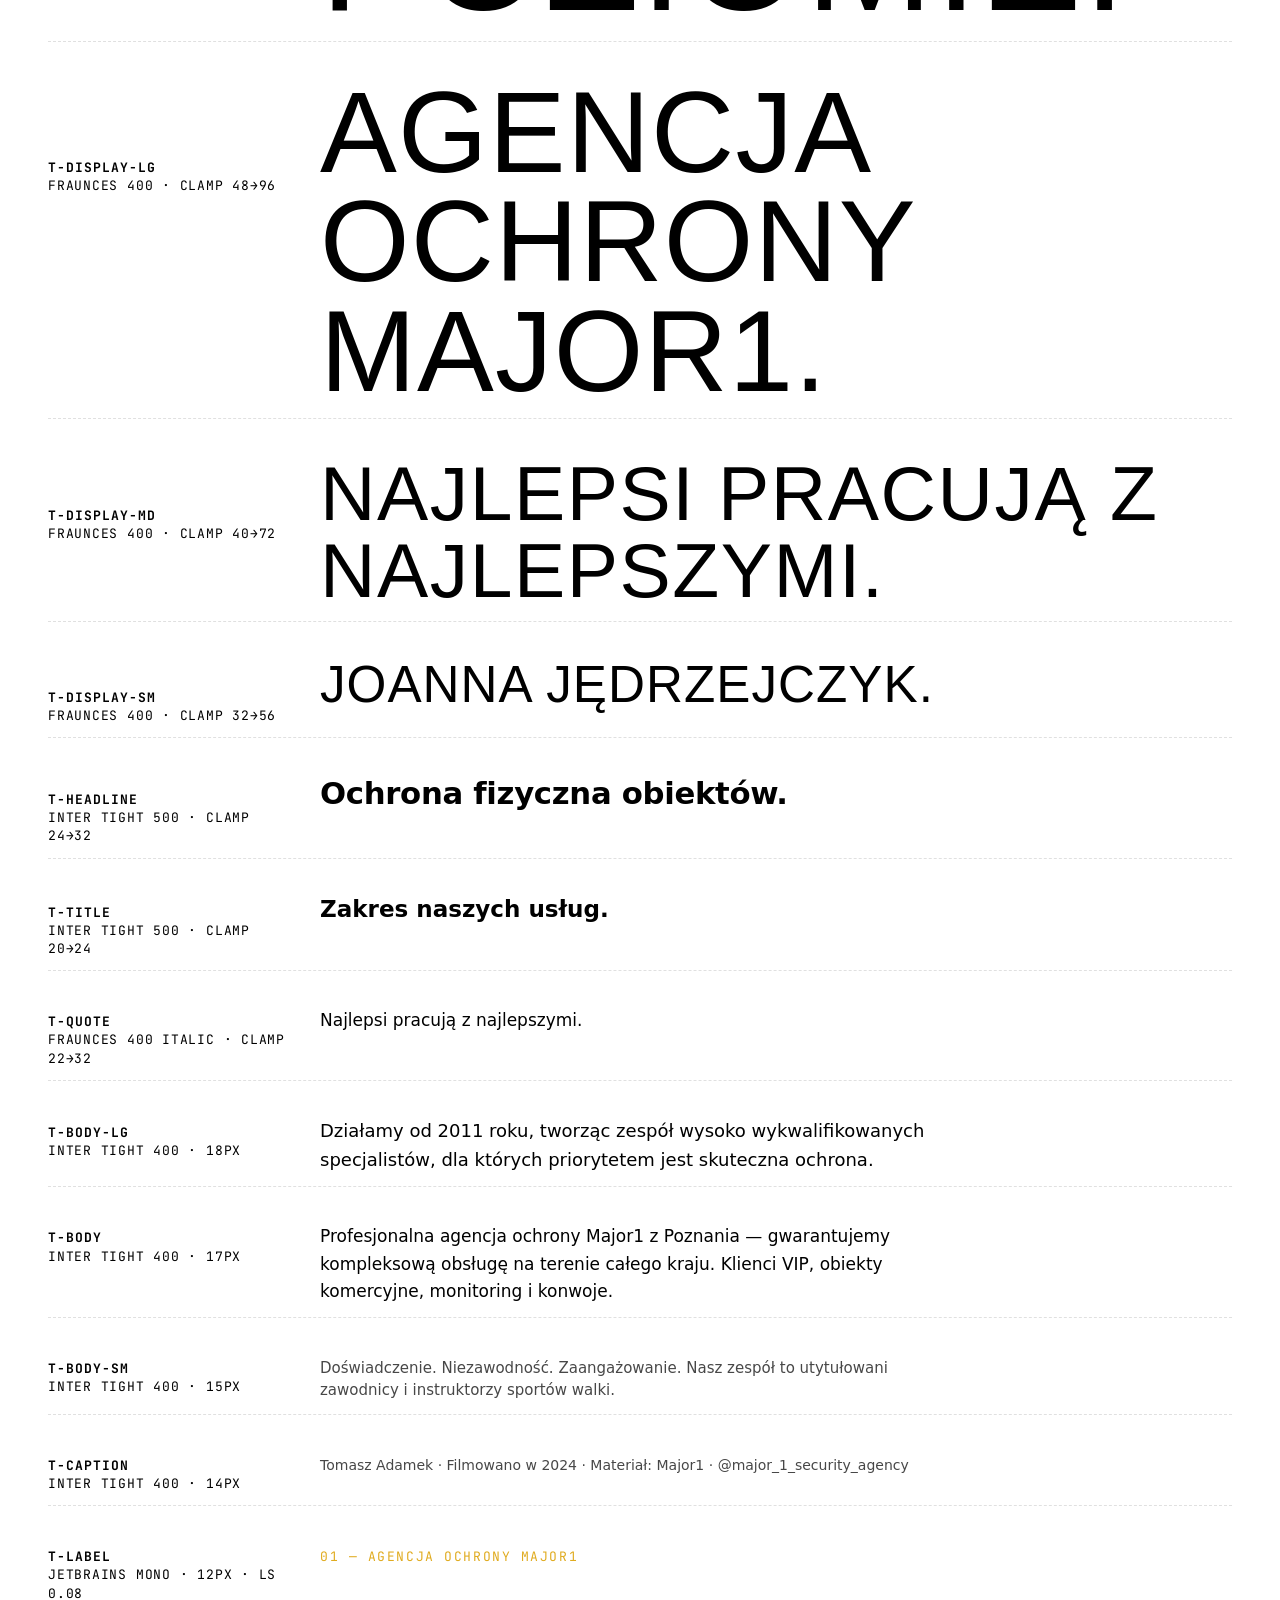
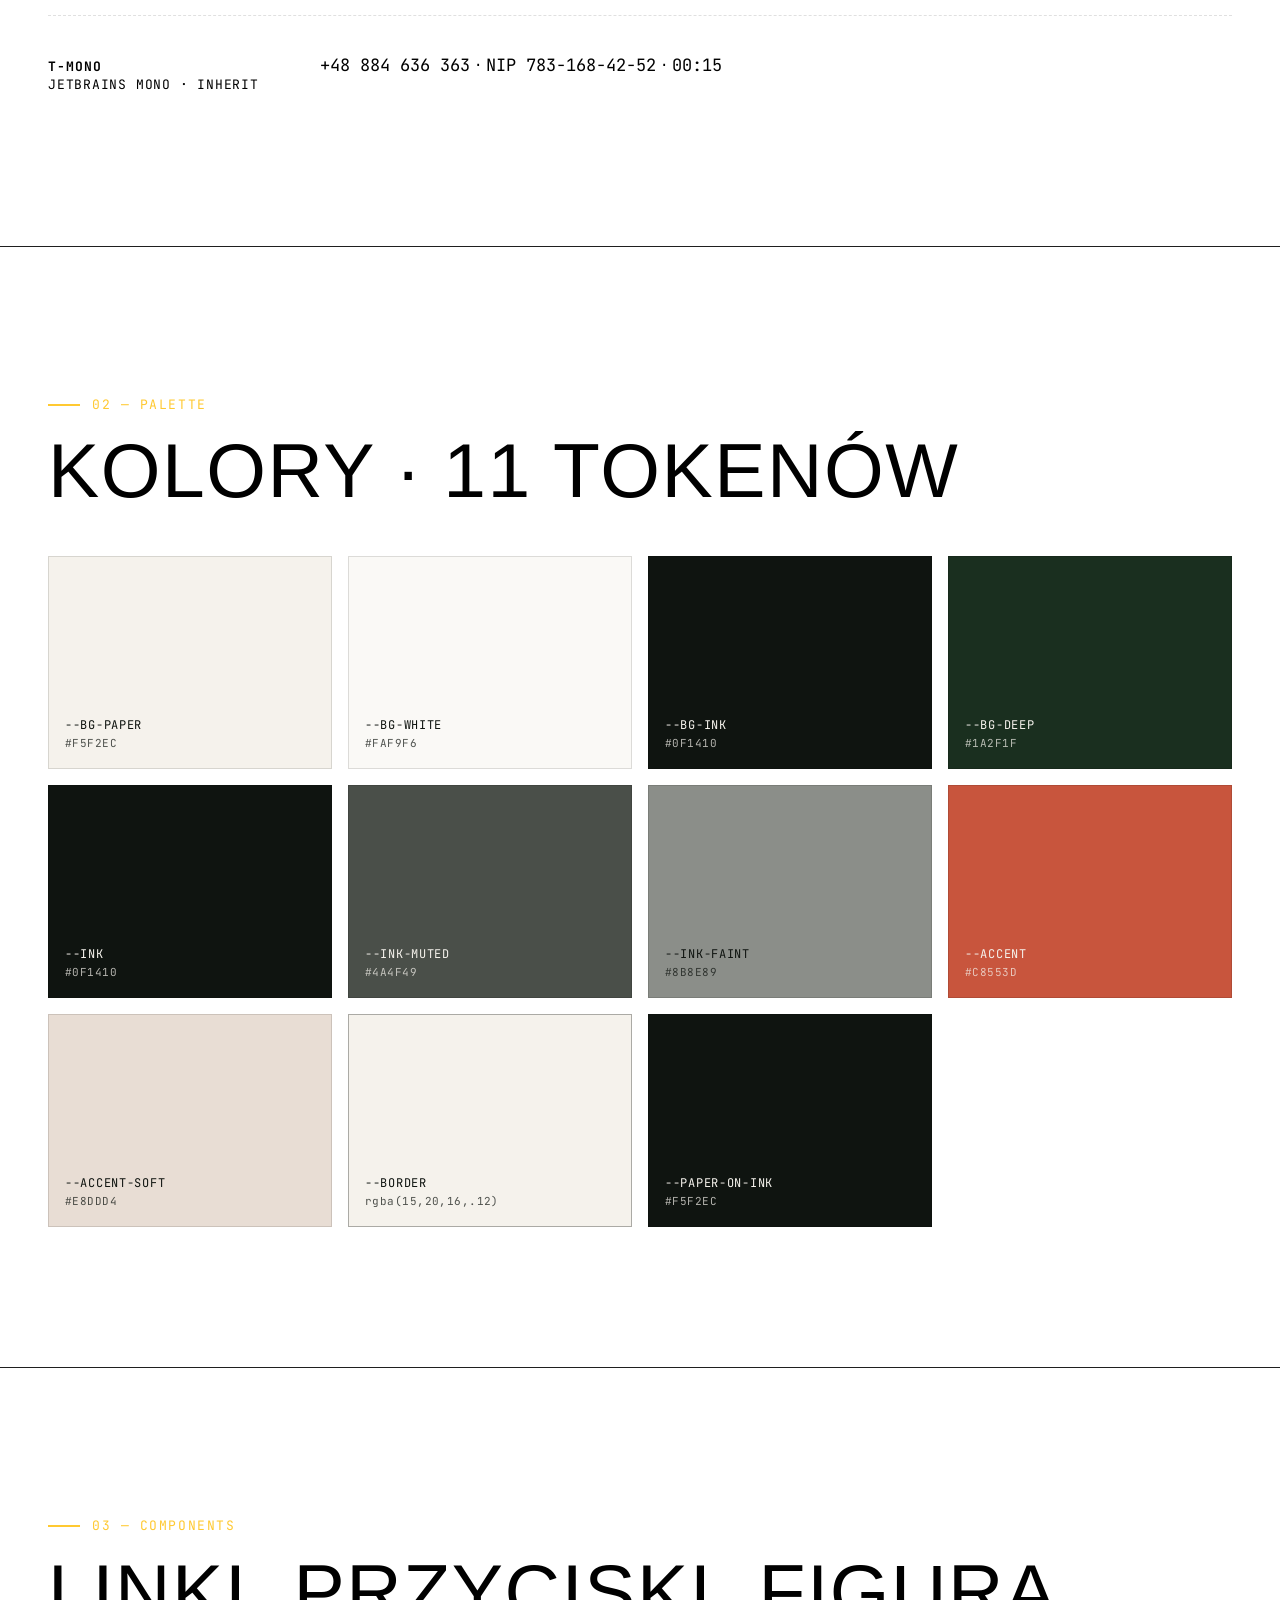
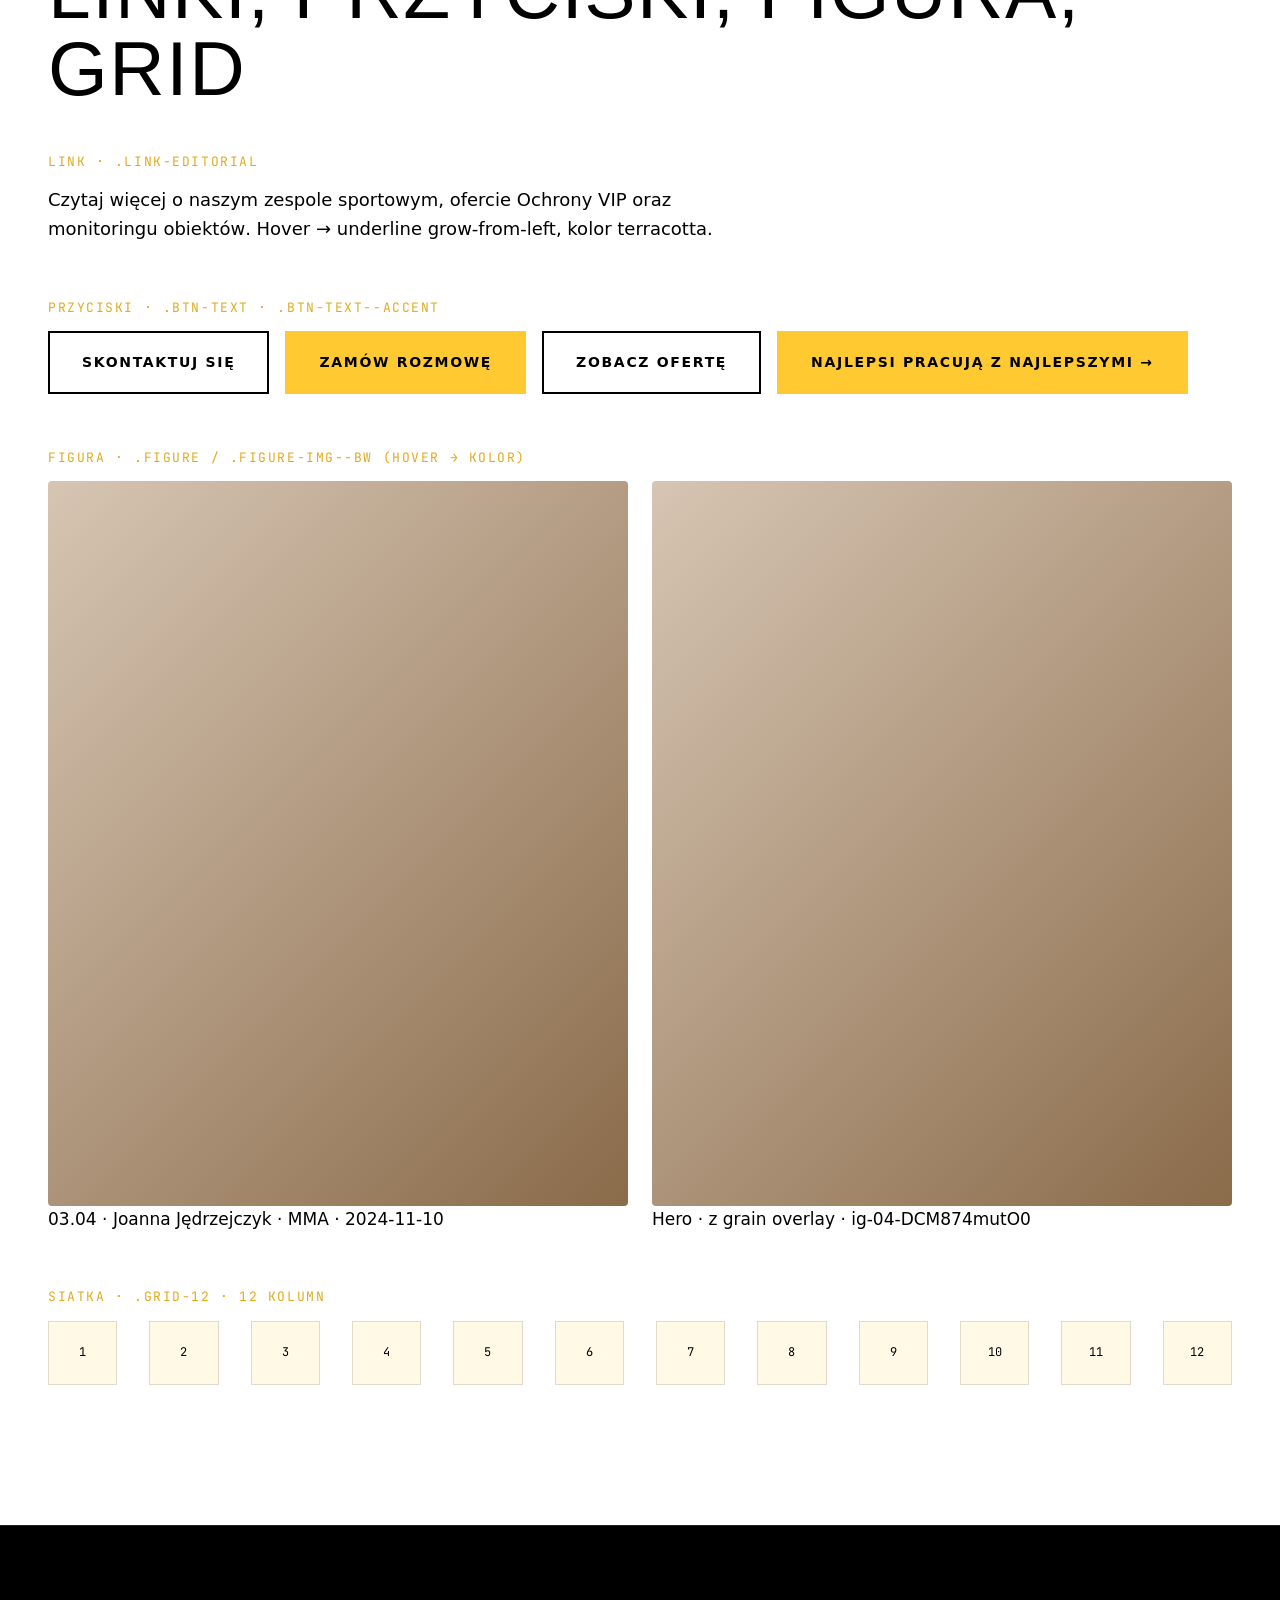
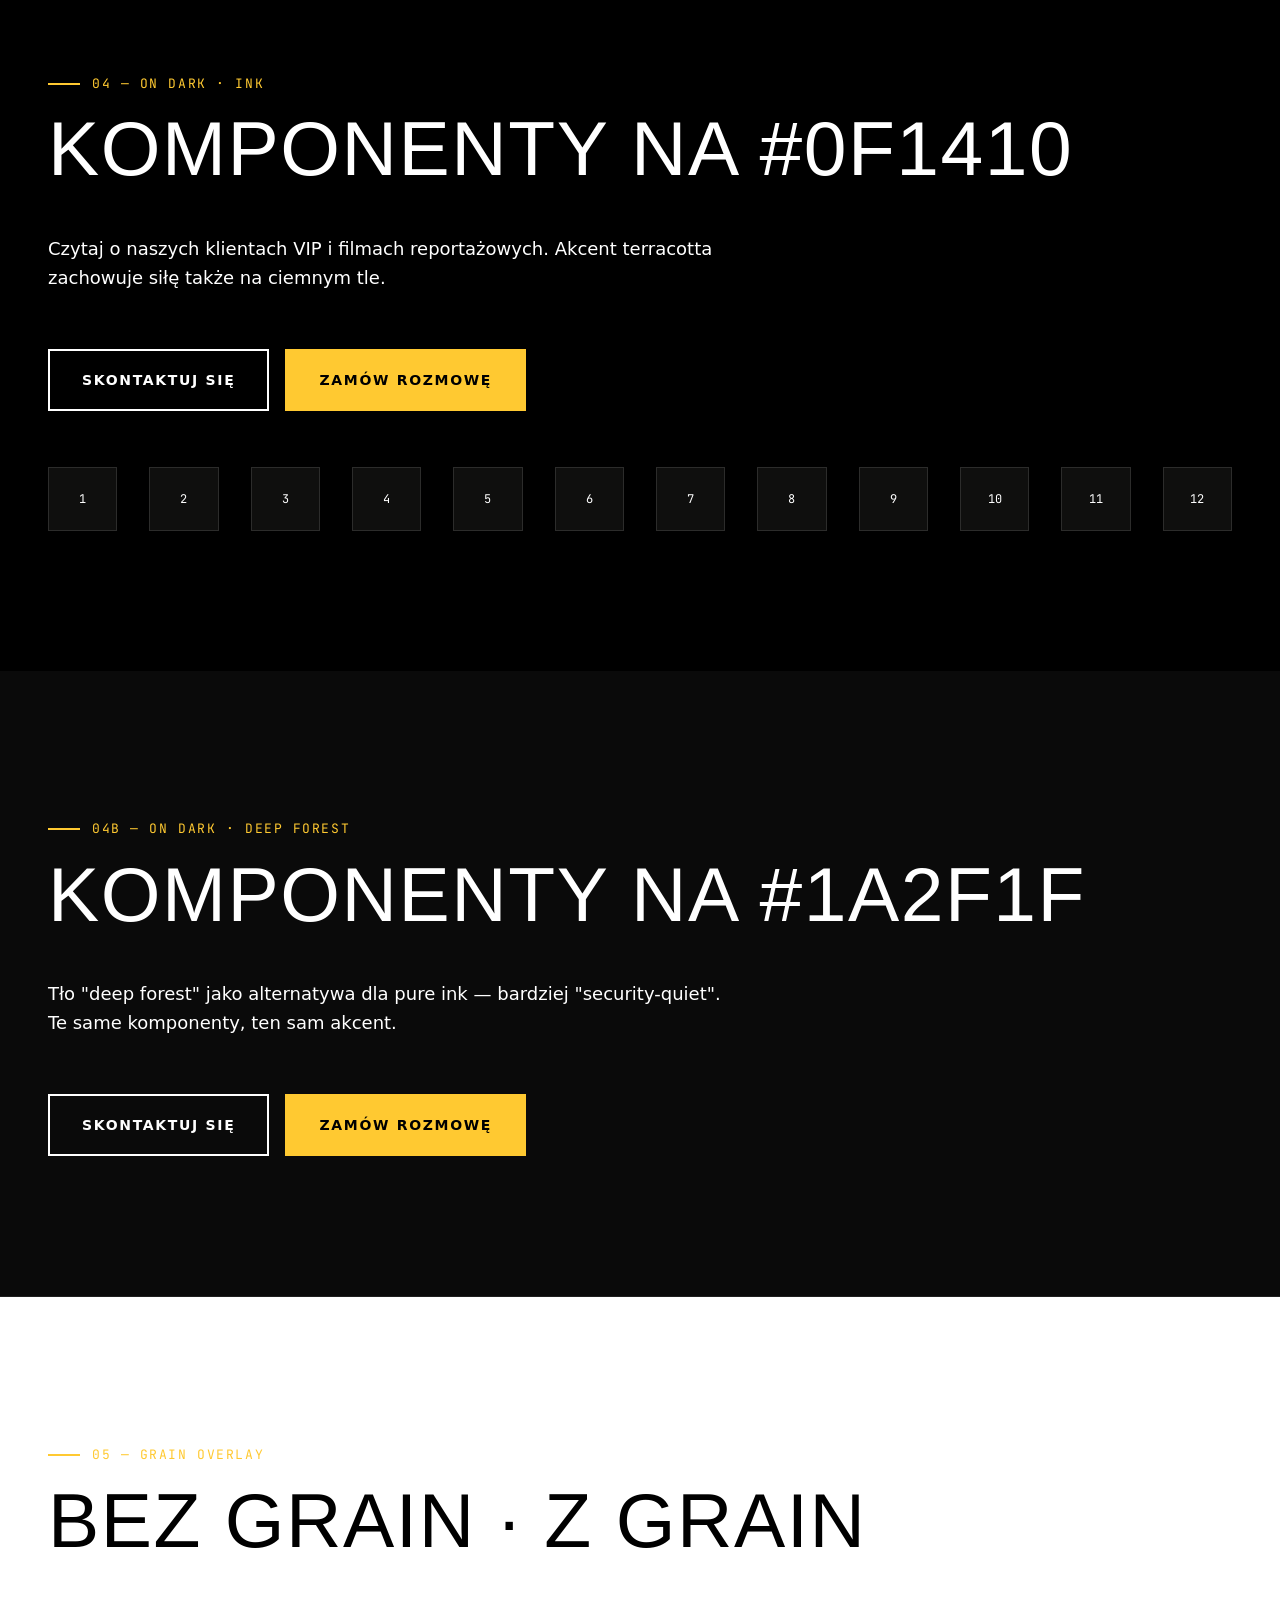
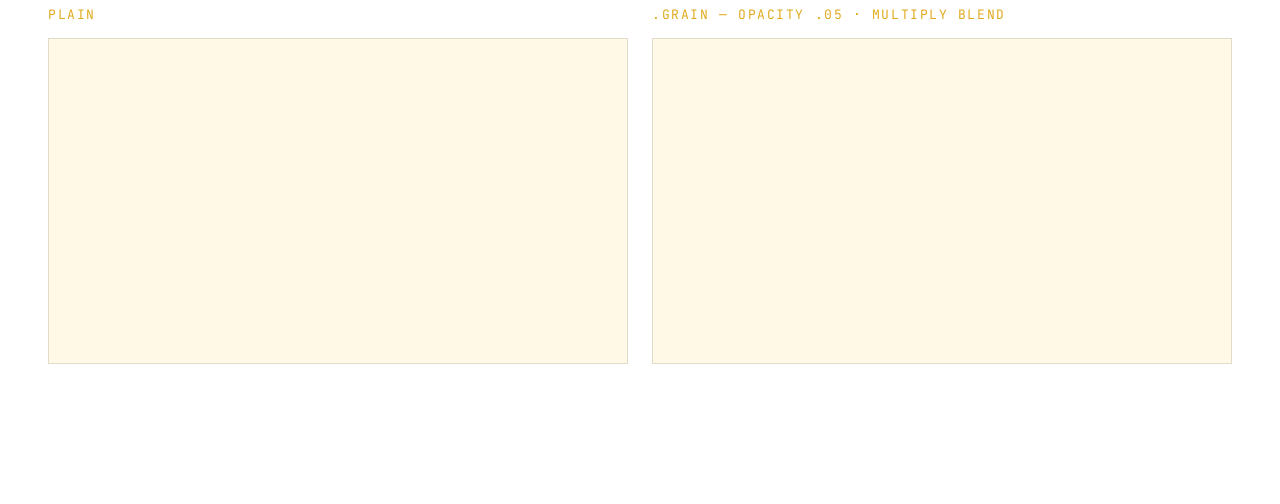
<file: styleguide.html>
<!DOCTYPE html>
<html lang="pl">
<head>
  <meta charset="UTF-8">
  <meta name="viewport" content="width=device-width, initial-scale=1">
  <meta name="robots" content="noindex, nofollow">
  <title>Major1 — design system · styleguide</title>
  <link rel="icon" href="brand/major1/logo/favicon-32x32.png" type="image/png">
  <link rel="preconnect" href="https://fonts.googleapis.com">
  <link rel="preconnect" href="https://fonts.gstatic.com" crossorigin>
  <link rel="stylesheet" href="https://fonts.googleapis.com/css2?family=Fraunces:ital,wght@0,300;0,400;0,500;1,400&family=Inter+Tight:wght@400;500;600&family=JetBrains+Mono&display=swap">
  <link rel="stylesheet" href="style.css">
  <style>
    /* page-local helpers — only for the styleguide demo */
    .sg-divider { border-top: 1px solid var(--border); margin: 0; }
    .sg-stack > * + * { margin-top: 24px; }
    .sg-stack-lg > * + * { margin-top: 56px; }
    .sg-row {
      display: grid;
      grid-template-columns: 240px 1fr;
      gap: 32px;
      align-items: baseline;
      padding-block: 12px;
      border-bottom: 1px dashed var(--border);
    }
    .sg-row:last-child { border-bottom: 0; }
    .sg-row-meta {
      font-family: var(--font-mono);
      font-size: var(--text-label);
      line-height: 1.4;
      letter-spacing: 0.06em;
      text-transform: uppercase;
      color: var(--ink-faint);
      padding-top: 6px;
    }
    .sg-row-meta strong {
      display: block;
      color: var(--ink);
      letter-spacing: 0.08em;
    }
    .sg-swatch-grid {
      display: grid;
      grid-template-columns: repeat(4, minmax(0, 1fr));
      gap: 16px;
    }
    @media (max-width: 767px) {
      .sg-swatch-grid { grid-template-columns: repeat(2, minmax(0, 1fr)); }
      .sg-row { grid-template-columns: 1fr; gap: 8px; }
    }
    .sg-swatch {
      display: flex;
      flex-direction: column;
      justify-content: flex-end;
      aspect-ratio: 4 / 3;
      padding: 16px;
      border: 1px solid var(--border);
      border-radius: 0;
    }
    .sg-swatch-name { font-family: var(--font-mono); font-size: 12px; letter-spacing: 0.06em; text-transform: uppercase; }
    .sg-swatch-hex  { font-family: var(--font-mono); font-size: 11px; letter-spacing: 0.04em; opacity: 0.72; }
    .sg-cols-demo {
      display: grid;
      grid-template-columns: repeat(12, minmax(0, 1fr));
      gap: var(--grid-gap-mobile);
      width: 100%;
    }
    @media (min-width: 768px) {
      .sg-cols-demo { gap: var(--grid-gap-desktop); }
    }
    .sg-col {
      height: 64px;
      display: flex;
      align-items: center;
      justify-content: center;
      border: 1px solid var(--border);
      font-family: var(--font-mono);
      font-size: 12px;
      color: var(--ink-faint);
      background-color: var(--accent-soft);
    }
    .section--ink .sg-col, .section--deep .sg-col {
      background-color: rgba(245, 242, 236, 0.06);
      border-color: var(--border);
      color: var(--ink-faint);
    }
    .sg-grain-demo {
      display: grid;
      grid-template-columns: 1fr 1fr;
      gap: 24px;
    }
    @media (max-width: 767px) {
      .sg-grain-demo { grid-template-columns: 1fr; }
    }
    .sg-grain-tile {
      aspect-ratio: 16 / 9;
      background-color: var(--accent-soft);
      border: 1px solid var(--border);
    }
    .sg-grain-tile.grain { isolation: isolate; }
    .sg-buttons-row { display: flex; flex-wrap: wrap; gap: 16px; align-items: center; }
    .sg-page-eyebrow { color: var(--ink-faint); }
    .sg-figure-grid {
      display: grid;
      grid-template-columns: repeat(2, minmax(0, 1fr));
      gap: 24px;
    }
    @media (max-width: 767px) { .sg-figure-grid { grid-template-columns: 1fr; } }
    .sg-figure-placeholder {
      width: 100%;
      aspect-ratio: 4 / 5;
      background-image: linear-gradient(135deg, #d6c5b3 0%, #8a6b4a 100%);
      border-radius: 4px;
    }
  </style>
</head>
<body>

  <!-- ===== Sekcja 00 — Header ===== -->
  <header class="section section--paper">
    <div class="container">
      <p class="eyebrow sg-page-eyebrow">00 — Styleguide</p>
      <h1 class="t-display-xl u-mt-4 u-text-balance">Major1 — design system.</h1>
      <p class="t-body-lg u-color-muted u-mt-4 u-max-prose">
        Wizualny styleguide dla redesignu major1.pl. Tonowy krem, lekki serif Fraunces, asymetryczny grid, terracotta jako jedyny akcent. Strona referencyjna do KROKU 4. Nie linkowana w produkcji.
      </p>
    </div>
  </header>

  <hr class="sg-divider">

  <!-- ===== Sekcja 01 — Typography ===== -->
  <section class="section section--paper">
    <div class="container">
      <p class="eyebrow">01 — Typography</p>
      <h2 class="t-display-md u-mt-2 u-mb-6">Skala typograficzna</h2>

      <div class="sg-stack">
        <div class="sg-row">
          <div class="sg-row-meta"><strong>t-display-xl</strong>Fraunces 300 · clamp 56→128</div>
          <div class="t-display-xl">Bezpieczeństwo na najwyższym poziomie.</div>
        </div>
        <div class="sg-row">
          <div class="sg-row-meta"><strong>t-display-lg</strong>Fraunces 400 · clamp 48→96</div>
          <div class="t-display-lg">Agencja Ochrony Major1.</div>
        </div>
        <div class="sg-row">
          <div class="sg-row-meta"><strong>t-display-md</strong>Fraunces 400 · clamp 40→72</div>
          <div class="t-display-md">Najlepsi pracują z najlepszymi.</div>
        </div>
        <div class="sg-row">
          <div class="sg-row-meta"><strong>t-display-sm</strong>Fraunces 400 · clamp 32→56</div>
          <div class="t-display-sm">Joanna Jędrzejczyk.</div>
        </div>
        <div class="sg-row">
          <div class="sg-row-meta"><strong>t-headline</strong>Inter Tight 500 · clamp 24→32</div>
          <div class="t-headline">Ochrona fizyczna obiektów.</div>
        </div>
        <div class="sg-row">
          <div class="sg-row-meta"><strong>t-title</strong>Inter Tight 500 · clamp 20→24</div>
          <div class="t-title">Zakres naszych usług.</div>
        </div>
        <div class="sg-row">
          <div class="sg-row-meta"><strong>t-quote</strong>Fraunces 400 italic · clamp 22→32</div>
          <div class="t-quote">Najlepsi pracują z najlepszymi.</div>
        </div>
        <div class="sg-row">
          <div class="sg-row-meta"><strong>t-body-lg</strong>Inter Tight 400 · 18px</div>
          <div class="t-body-lg u-max-prose">Działamy od 2011 roku, tworząc zespół wysoko wykwalifikowanych specjalistów, dla których priorytetem jest skuteczna ochrona.</div>
        </div>
        <div class="sg-row">
          <div class="sg-row-meta"><strong>t-body</strong>Inter Tight 400 · 17px</div>
          <div class="t-body u-max-prose">Profesjonalna agencja ochrony Major1 z Poznania — gwarantujemy kompleksową obsługę na terenie całego kraju. Klienci VIP, obiekty komercyjne, monitoring i konwoje.</div>
        </div>
        <div class="sg-row">
          <div class="sg-row-meta"><strong>t-body-sm</strong>Inter Tight 400 · 15px</div>
          <div class="t-body-sm u-max-prose">Doświadczenie. Niezawodność. Zaangażowanie. Nasz zespół to utytułowani zawodnicy i instruktorzy sportów walki.</div>
        </div>
        <div class="sg-row">
          <div class="sg-row-meta"><strong>t-caption</strong>Inter Tight 400 · 14px</div>
          <div class="t-caption">Tomasz Adamek · Filmowano w 2024 · Materiał: Major1 · @major_1_security_agency</div>
        </div>
        <div class="sg-row">
          <div class="sg-row-meta"><strong>t-label</strong>JetBrains Mono · 12px · ls 0.08</div>
          <div class="t-label">01 — Agencja Ochrony Major1</div>
        </div>
        <div class="sg-row">
          <div class="sg-row-meta"><strong>t-mono</strong>JetBrains Mono · inherit</div>
          <div class="t-body"><span class="t-mono">+48 884 636 363</span> · <span class="t-mono">NIP 783-168-42-52</span> · <span class="t-mono">00:15</span></div>
        </div>
      </div>
    </div>
  </section>

  <hr class="sg-divider">

  <!-- ===== Sekcja 02 — Palette ===== -->
  <section class="section section--paper">
    <div class="container">
      <p class="eyebrow">02 — Palette</p>
      <h2 class="t-display-md u-mt-2 u-mb-6">Kolory · 11 tokenów</h2>

      <div class="sg-swatch-grid">
        <div class="sg-swatch" style="background:#F5F2EC; color:#0F1410;">
          <span class="sg-swatch-name">--bg-paper</span>
          <span class="sg-swatch-hex">#F5F2EC</span>
        </div>
        <div class="sg-swatch" style="background:#FAF9F6; color:#0F1410;">
          <span class="sg-swatch-name">--bg-white</span>
          <span class="sg-swatch-hex">#FAF9F6</span>
        </div>
        <div class="sg-swatch" style="background:#0F1410; color:#F5F2EC;">
          <span class="sg-swatch-name">--bg-ink</span>
          <span class="sg-swatch-hex">#0F1410</span>
        </div>
        <div class="sg-swatch" style="background:#1A2F1F; color:#F5F2EC;">
          <span class="sg-swatch-name">--bg-deep</span>
          <span class="sg-swatch-hex">#1A2F1F</span>
        </div>
        <div class="sg-swatch" style="background:#0F1410; color:#F5F2EC;">
          <span class="sg-swatch-name">--ink</span>
          <span class="sg-swatch-hex">#0F1410</span>
        </div>
        <div class="sg-swatch" style="background:#4A4F49; color:#F5F2EC;">
          <span class="sg-swatch-name">--ink-muted</span>
          <span class="sg-swatch-hex">#4A4F49</span>
        </div>
        <div class="sg-swatch" style="background:#8B8E89; color:#0F1410;">
          <span class="sg-swatch-name">--ink-faint</span>
          <span class="sg-swatch-hex">#8B8E89</span>
        </div>
        <div class="sg-swatch" style="background:#C8553D; color:#F5F2EC;">
          <span class="sg-swatch-name">--accent</span>
          <span class="sg-swatch-hex">#C8553D</span>
        </div>
        <div class="sg-swatch" style="background:#E8DDD4; color:#0F1410;">
          <span class="sg-swatch-name">--accent-soft</span>
          <span class="sg-swatch-hex">#E8DDD4</span>
        </div>
        <div class="sg-swatch" style="background:#F5F2EC; color:#0F1410; border-color: rgba(15,20,16,0.32);">
          <span class="sg-swatch-name">--border</span>
          <span class="sg-swatch-hex">rgba(15,20,16,.12)</span>
        </div>
        <div class="sg-swatch" style="background:#0F1410; color:#F5F2EC;">
          <span class="sg-swatch-name">--paper-on-ink</span>
          <span class="sg-swatch-hex">#F5F2EC</span>
        </div>
      </div>
    </div>
  </section>

  <hr class="sg-divider">

  <!-- ===== Sekcja 03 — Components ===== -->
  <section class="section section--paper">
    <div class="container">
      <p class="eyebrow">03 — Components</p>
      <h2 class="t-display-md u-mt-2 u-mb-6">Linki, przyciski, figura, grid</h2>

      <div class="sg-stack-lg">

        <!-- link-editorial -->
        <div>
          <p class="t-label u-mb-2">Link · .link-editorial</p>
          <p class="t-body-lg u-max-prose">
            Czytaj więcej o naszym <a class="link-editorial" href="#">zespole sportowym</a>, ofercie <a class="link-editorial" href="#">Ochrony VIP</a> oraz <a class="link-editorial" href="#">monitoringu obiektów</a>. Hover → underline grow-from-left, kolor terracotta.
          </p>
        </div>

        <!-- buttons -->
        <div>
          <p class="t-label u-mb-2">Przyciski · .btn-text · .btn-text--accent</p>
          <div class="sg-buttons-row">
            <a class="btn-text" href="#">Skontaktuj się</a>
            <a class="btn-text btn-text--accent" href="#">Zamów rozmowę</a>
            <button class="btn-text" type="button">Zobacz ofertę</button>
            <button class="btn-text btn-text--accent" type="button">Najlepsi pracują z najlepszymi →</button>
          </div>
        </div>

        <!-- figure -->
        <div>
          <p class="t-label u-mb-2">Figura · .figure / .figure-img--bw (hover → kolor)</p>
          <div class="sg-figure-grid">
            <figure class="figure">
              <div class="figure-img figure-img--bw sg-figure-placeholder" role="img" aria-label="Portret VIP — placeholder"></div>
              <figcaption class="figure-caption">03.04 · Joanna Jędrzejczyk · MMA · 2024-11-10</figcaption>
            </figure>
            <figure class="figure grain">
              <div class="figure-img sg-figure-placeholder" role="img" aria-label="Hero zdjęcie — placeholder z grain"></div>
              <figcaption class="figure-caption">Hero · z grain overlay · ig-04-DCM874mutO0</figcaption>
            </figure>
          </div>
        </div>

        <!-- grid-12 -->
        <div>
          <p class="t-label u-mb-2">Siatka · .grid-12 · 12 kolumn</p>
          <div class="sg-cols-demo">
            <div class="sg-col">1</div><div class="sg-col">2</div><div class="sg-col">3</div>
            <div class="sg-col">4</div><div class="sg-col">5</div><div class="sg-col">6</div>
            <div class="sg-col">7</div><div class="sg-col">8</div><div class="sg-col">9</div>
            <div class="sg-col">10</div><div class="sg-col">11</div><div class="sg-col">12</div>
          </div>
        </div>

      </div>
    </div>
  </section>

  <hr class="sg-divider">

  <!-- ===== Sekcja 04 — On dark (ink) ===== -->
  <section class="section section--ink">
    <div class="container">
      <p class="eyebrow">04 — On dark · ink</p>
      <h2 class="t-display-md u-mt-2 u-mb-6">Komponenty na #0F1410</h2>

      <div class="sg-stack-lg">
        <p class="t-body-lg u-max-prose">
          Czytaj o <a class="link-editorial" href="#">naszych klientach VIP</a> i <a class="link-editorial" href="#">filmach reportażowych</a>. Akcent terracotta zachowuje siłę także na ciemnym tle.
        </p>
        <div class="sg-buttons-row">
          <a class="btn-text" href="#">Skontaktuj się</a>
          <a class="btn-text btn-text--accent" href="#">Zamów rozmowę</a>
        </div>
        <div class="sg-cols-demo">
          <div class="sg-col">1</div><div class="sg-col">2</div><div class="sg-col">3</div>
          <div class="sg-col">4</div><div class="sg-col">5</div><div class="sg-col">6</div>
          <div class="sg-col">7</div><div class="sg-col">8</div><div class="sg-col">9</div>
          <div class="sg-col">10</div><div class="sg-col">11</div><div class="sg-col">12</div>
        </div>
      </div>
    </div>
  </section>

  <!-- ===== Sekcja 04b — On dark (deep) ===== -->
  <section class="section section--deep">
    <div class="container">
      <p class="eyebrow">04b — On dark · deep forest</p>
      <h2 class="t-display-md u-mt-2 u-mb-6">Komponenty na #1A2F1F</h2>

      <div class="sg-stack-lg">
        <p class="t-body-lg u-max-prose">
          Tło "deep forest" jako alternatywa dla pure ink — bardziej "security-quiet". Te same komponenty, ten sam akcent.
        </p>
        <div class="sg-buttons-row">
          <a class="btn-text" href="#">Skontaktuj się</a>
          <a class="btn-text btn-text--accent" href="#">Zamów rozmowę</a>
        </div>
      </div>
    </div>
  </section>

  <hr class="sg-divider">

  <!-- ===== Sekcja 05 — Grain ===== -->
  <section class="section section--paper">
    <div class="container">
      <p class="eyebrow">05 — Grain overlay</p>
      <h2 class="t-display-md u-mt-2 u-mb-6">Bez grain · Z grain</h2>

      <div class="sg-grain-demo">
        <div>
          <p class="t-label u-mb-2">Plain</p>
          <div class="sg-grain-tile" role="img" aria-label="Tile bez grain"></div>
        </div>
        <div>
          <p class="t-label u-mb-2">.grain — opacity .05 · multiply blend</p>
          <div class="sg-grain-tile grain" role="img" aria-label="Tile z grain overlay"></div>
        </div>
      </div>
    </div>
  </section>

</body>
</html>
</file>
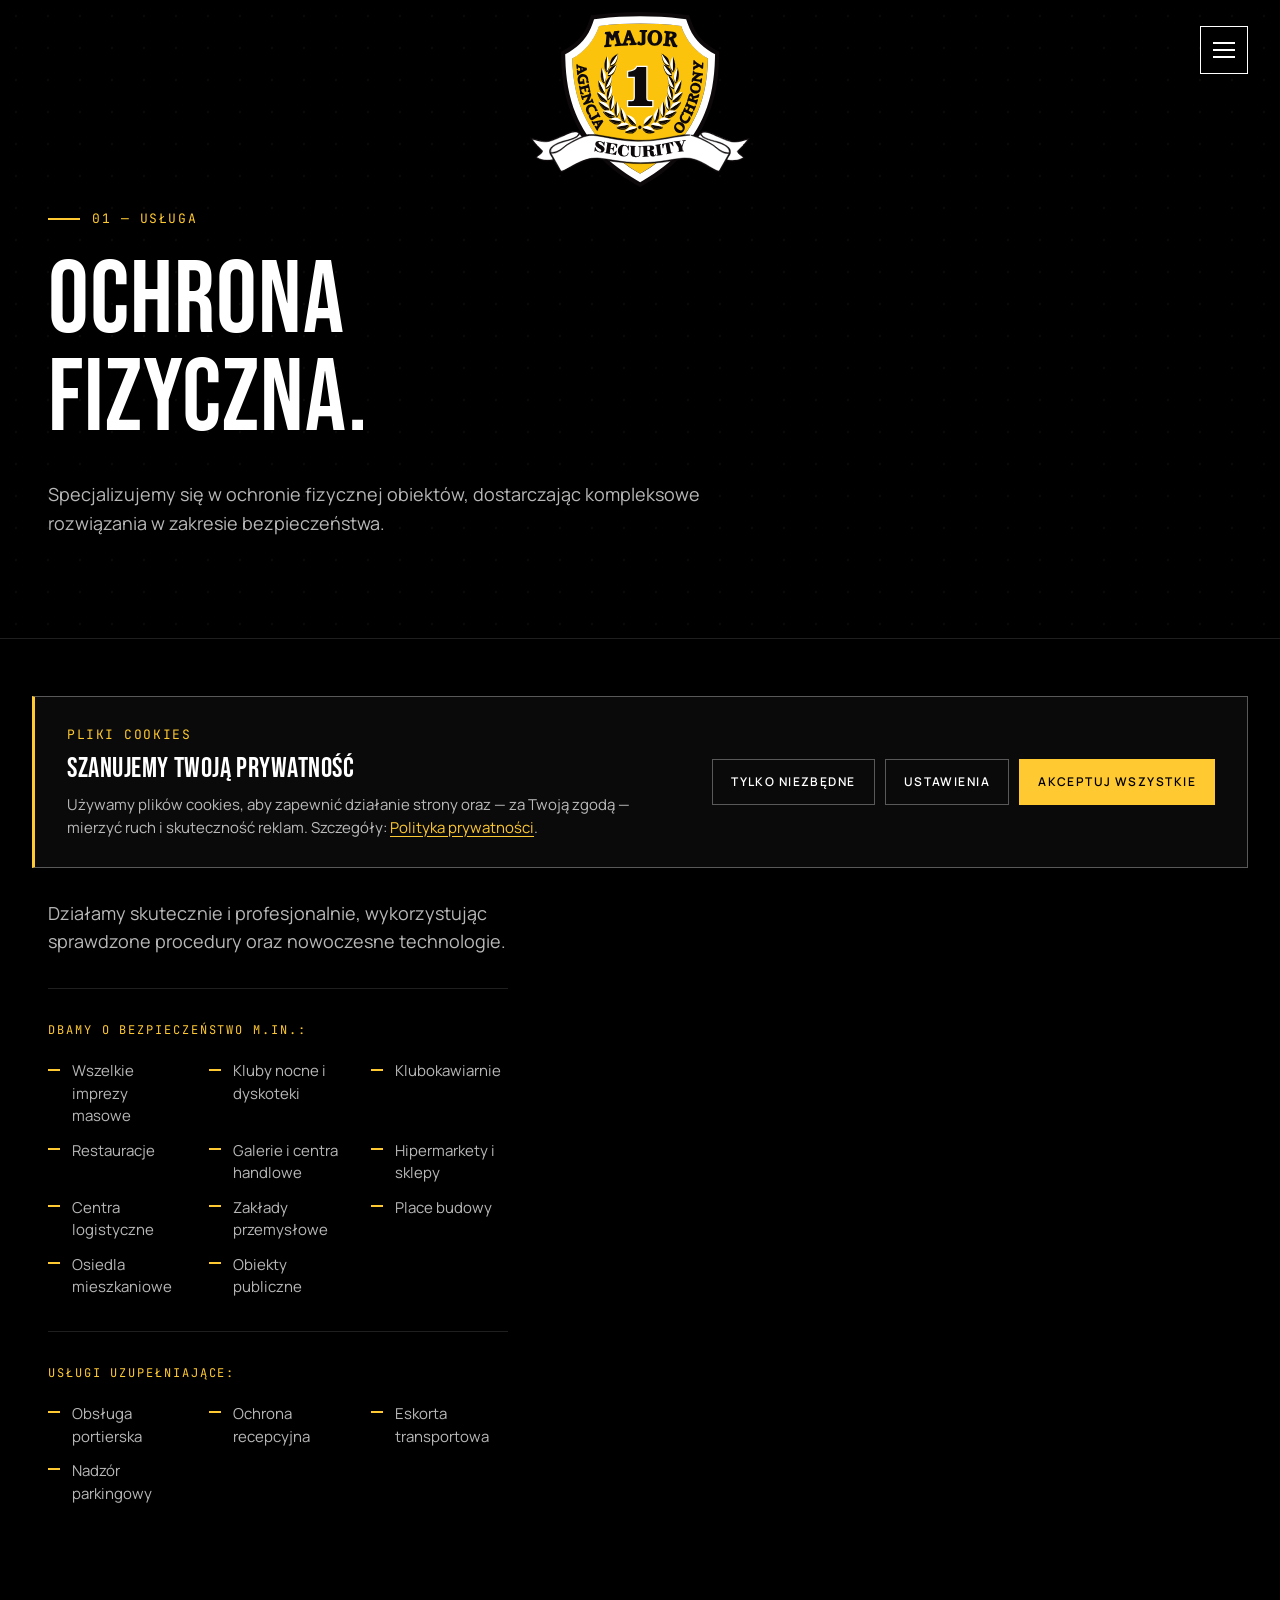
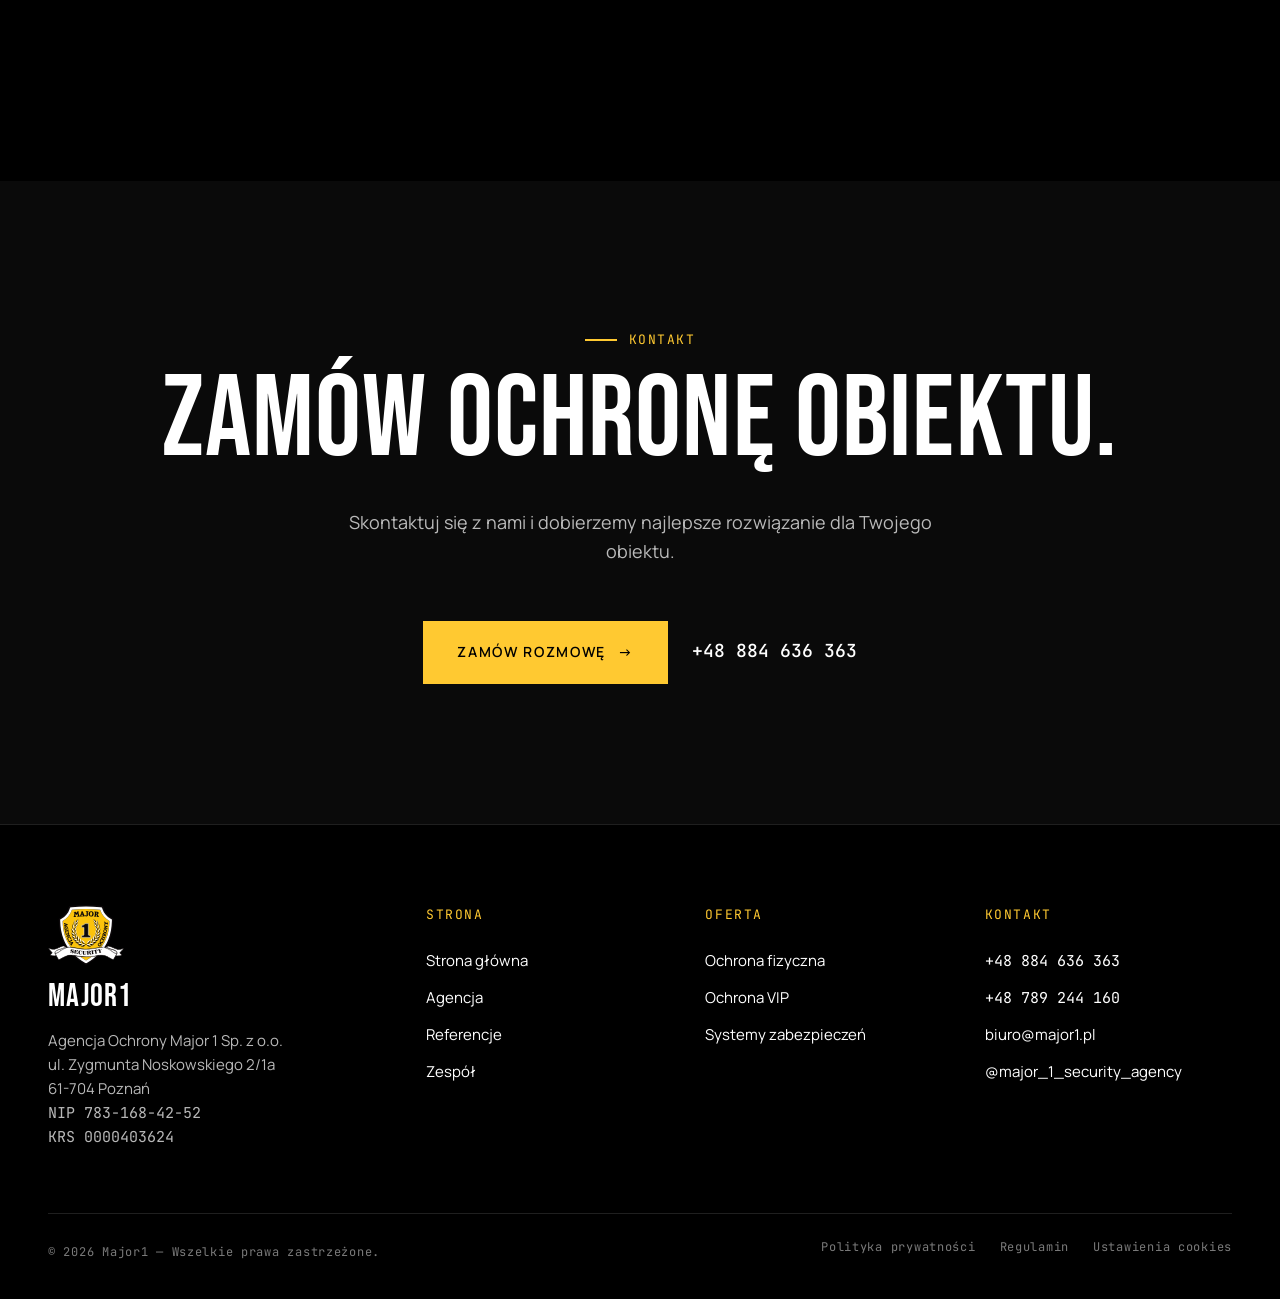
<file: oferta/ochrona-fizyczna.html>
<!DOCTYPE html>
<html lang="pl">
<head>
  <meta charset="UTF-8">
  <meta name="viewport" content="width=device-width, initial-scale=1">
  <meta name="theme-color" content="#000000">

  <title>Ochrona fizyczna — Major1 · Agencja Ochrony Poznań</title>
  <meta name="description" content="Profesjonalna ochrona fizyczna obiektów: imprezy masowe, kluby, galerie handlowe, centra logistyczne, osiedla mieszkaniowe. Major1 — Poznań · cała Polska.">
  <meta name="robots" content="index, follow, max-image-preview:large, max-snippet:-1, max-video-preview:-1">

  <link rel="canonical" href="https://major1.pl/oferta/ochrona-fizyczna.html">
  <link rel="icon" href="../images/favicon-32x32.png" type="image/png" sizes="32x32">
  <link rel="apple-touch-icon" href="../images/favicon-180x180.png">

  <meta property="og:type" content="website">
  <meta property="og:title" content="Ochrona fizyczna obiektów — Major1">
  <meta property="og:description" content="Profesjonalna ochrona fizyczna obiektów: imprezy masowe, kluby, galerie handlowe, centra logistyczne. Major1 — Poznań.">
  <meta property="og:url" content="https://major1.pl/oferta/ochrona-fizyczna.html">
  <meta property="og:site_name" content="Major1">
  <meta property="og:locale" content="pl_PL">
  <meta property="og:image" content="https://major1.pl/images/og-image.png">
  <meta property="og:image:width" content="1200">
  <meta property="og:image:height" content="630">

  <meta name="twitter:card" content="summary_large_image">
  <meta name="twitter:title" content="Ochrona fizyczna obiektów — Major1">
  <meta name="twitter:description" content="Profesjonalna ochrona fizyczna obiektów. Major1 — Poznań.">
  <meta name="twitter:image" content="https://major1.pl/images/og-image.png">

  <link rel="preconnect" href="https://fonts.googleapis.com">
  <link rel="preconnect" href="https://fonts.gstatic.com" crossorigin>
  <link rel="stylesheet" href="https://fonts.googleapis.com/css2?family=Bebas+Neue&family=Manrope:wght@300;400;500;600;700&family=JetBrains+Mono&display=swap">

  <link rel="stylesheet" href="../style.css">
</head>
<body>

  <header class="site-header">
    <div class="site-header__bar">
      <div class="container site-header__inner">
        <button class="hamburger" type="button" aria-label="Menu" aria-expanded="false" aria-controls="side-nav" data-menu-toggle>
          <span></span><span></span><span></span>
        </button>
      </div>
    </div>
    <a href="../index.html" class="site-header__logo" aria-label="Major1 — strona główna">
      <img src="../images/logo-major1.svg" alt="Major1" class="site-header__logo-img">
    </a>
  </header>

  <nav class="side-nav" id="side-nav" aria-hidden="true" aria-label="Główne menu">
    <div class="side-nav__inner">
      <button type="button" class="side-nav__close" data-menu-toggle aria-label="Zamknij menu">
        <span></span><span></span>
      </button>
      <div class="side-nav__brand">
        <p class="side-nav__tagline">Agencja Ochrony · Poznań · od 2011</p>
      </div>
      <ul class="side-nav__list">
        <li><a href="../index.html">Strona główna</a></li>
        <li><a href="../o-nas.html">Agencja</a></li>
        <li><a href="../index.html#referencje">Referencje</a></li>
        <li><a href="../oferta.html">Oferta</a></li>
        <li><a href="../o-nas.html#zespol">Zespół</a></li>
        <li><a href="../kontakt.html">Kontakt</a></li>
      </ul>
      <div class="side-nav__contact">
        <a href="tel:+48884636363" class="side-nav__phone">+48 884 636 363</a>
        <p class="side-nav__address">ul. Zygmunta Noskowskiego 2/1a<br>61-704 Poznań</p>
        <a href="mailto:biuro@major1.pl" class="side-nav__email">biuro@major1.pl</a>
      </div>
    </div>
    <div class="side-nav__backdrop" data-menu-close></div>
  </nav>

  <main>

    <section class="page-hero" aria-labelledby="page-hero-heading">
      <div class="container">
        <p class="eyebrow page-hero__eyebrow">01 — Usługa</p>
        <h1 id="page-hero-heading" class="page-hero__h1">
          <span class="page-hero__h1-line">Ochrona</span>
          <span class="page-hero__h1-line">fizyczna.</span>
        </h1>
        <p class="page-hero__lead">
          Specjalizujemy się w ochronie fizycznej obiektów, dostarczając kompleksowe rozwiązania w zakresie bezpieczeństwa.
        </p>
      </div>
    </section>

    <section class="section section--ink" aria-labelledby="of-heading">
      <div class="container">
        <article class="service-block">
          <div class="service-block__body">
            <p class="t-body-lg u-color-muted">Działamy skutecznie i profesjonalnie, wykorzystując sprawdzone procedury oraz nowoczesne technologie.</p>
            <p class="service-block__subhead">Dbamy o bezpieczeństwo m.in.:</p>
            <ul class="service-list">
              <li>Wszelkie imprezy masowe</li>
              <li>Kluby nocne i dyskoteki</li>
              <li>Klubokawiarnie</li>
              <li>Restauracje</li>
              <li>Galerie i centra handlowe</li>
              <li>Hipermarkety i sklepy</li>
              <li>Centra logistyczne</li>
              <li>Zakłady przemysłowe</li>
              <li>Place budowy</li>
              <li>Osiedla mieszkaniowe</li>
              <li>Obiekty publiczne</li>
            </ul>
            <p class="service-block__subhead">Usługi uzupełniające:</p>
            <ul class="service-list">
              <li>Obsługa portierska</li>
              <li>Ochrona recepcyjna</li>
              <li>Eskorta transportowa</li>
              <li>Nadzór parkingowy</li>
            </ul>
          </div>
        </article>
      </div>
    </section>

    <section class="section section--deep cta-dark" aria-labelledby="cta-heading">
      <div class="container">
        <div class="cta-dark__inner">
          <p class="eyebrow">Kontakt</p>
          <h2 id="cta-heading" class="t-display-lg cta-dark__heading">Zamów ochronę obiektu.</h2>
          <p class="t-body-lg cta-dark__sub">
            Skontaktuj się z nami i dobierzemy najlepsze rozwiązanie dla Twojego obiektu.
          </p>
          <div class="cta-dark__row">
            <a class="btn-text btn-text--accent" href="../kontakt.html">
              Zamów rozmowę
              <span aria-hidden="true">→</span>
            </a>
            <a class="link-editorial t-body-lg" href="tel:+48884636363"><span class="t-mono">+48 884 636 363</span></a>
          </div>
        </div>
      </div>
    </section>

  </main>

  <footer class="site-footer">
    <div class="container">
      <div class="site-footer__inner">
        <div>
          <img class="site-footer__brand-logo" src="../images/logo-major1.svg" alt="Major1" width="60" height="60">
          <p class="site-footer__brand-name">Major1</p>
          <address class="site-footer__addr">
            Agencja Ochrony Major 1 Sp. z o.o.<br>
            ul. Zygmunta Noskowskiego 2/1a<br>
            61-704 Poznań<br>
            <span class="t-mono">NIP 783-168-42-52</span><br>
            <span class="t-mono">KRS 0000403624</span>
          </address>
        </div>
        <div>
          <h3>Strona</h3>
          <ul>
            <li><a href="../index.html">Strona główna</a></li>
            <li><a href="../o-nas.html">Agencja</a></li>
            <li><a href="../index.html#referencje">Referencje</a></li>
            <li><a href="../o-nas.html#zespol">Zespół</a></li>
          </ul>
        </div>
        <div>
          <h3>Oferta</h3>
          <ul>
            <li><a href="../oferta/ochrona-fizyczna.html">Ochrona fizyczna</a></li>
            <li><a href="../oferta/ochrona-vip.html">Ochrona VIP</a></li>
            <li><a href="../oferta/systemy-zabezpieczen.html">Systemy zabezpieczeń</a></li>
          </ul>
        </div>
        <div>
          <h3>Kontakt</h3>
          <ul>
            <li><a href="tel:+48884636363" class="t-mono">+48 884 636 363</a></li>
            <li><a href="tel:+48789244160" class="t-mono">+48 789 244 160</a></li>
            <li><a href="mailto:biuro@major1.pl">biuro@major1.pl</a></li>
            <li><a href="https://instagram.com/major_1_security_agency" rel="noopener" target="_blank">@major_1_security_agency</a></li>
          </ul>
        </div>
      </div>
      <div class="site-footer__legal">
        <span>© <span class="js-year">2025</span> Major1 — Wszelkie prawa zastrzeżone.</span>
        <ul class="site-footer__legal-links">
          <li><a href="../polityka-prywatnosci.html">Polityka prywatności</a></li>
          <li><a href="../regulamin.html">Regulamin</a></li>
          <li><a href="#" data-open-cc-settings>Ustawienia cookies</a></li>
        </ul>
      </div>
    </div>
  </footer>

  <a href="tel:+48884636363" class="phone-widget" aria-label="Zadzwoń: +48 884 636 363">
    <svg class="phone-widget__icon" viewBox="0 0 24 24" fill="none" xmlns="http://www.w3.org/2000/svg" aria-hidden="true">
      <path d="M22 16.92v3a2 2 0 0 1-2.18 2 19.79 19.79 0 0 1-8.63-3.07 19.5 19.5 0 0 1-6-6 19.79 19.79 0 0 1-3.07-8.67A2 2 0 0 1 4.11 2h3a2 2 0 0 1 2 1.72 12.84 12.84 0 0 0 .7 2.81 2 2 0 0 1-.45 2.11L8.09 9.91a16 16 0 0 0 6 6l1.27-1.27a2 2 0 0 1 2.11-.45 12.84 12.84 0 0 0 2.81.7A2 2 0 0 1 22 16.92z" stroke="currentColor" stroke-width="2" stroke-linecap="round" stroke-linejoin="round"/>
    </svg>
    <span class="phone-widget__pulse" aria-hidden="true"></span>
  </a>

  <script src="../js/main.js" defer></script>
  <script src="../js/cookie-consent.js" defer></script>
</body>
</html>
</file>
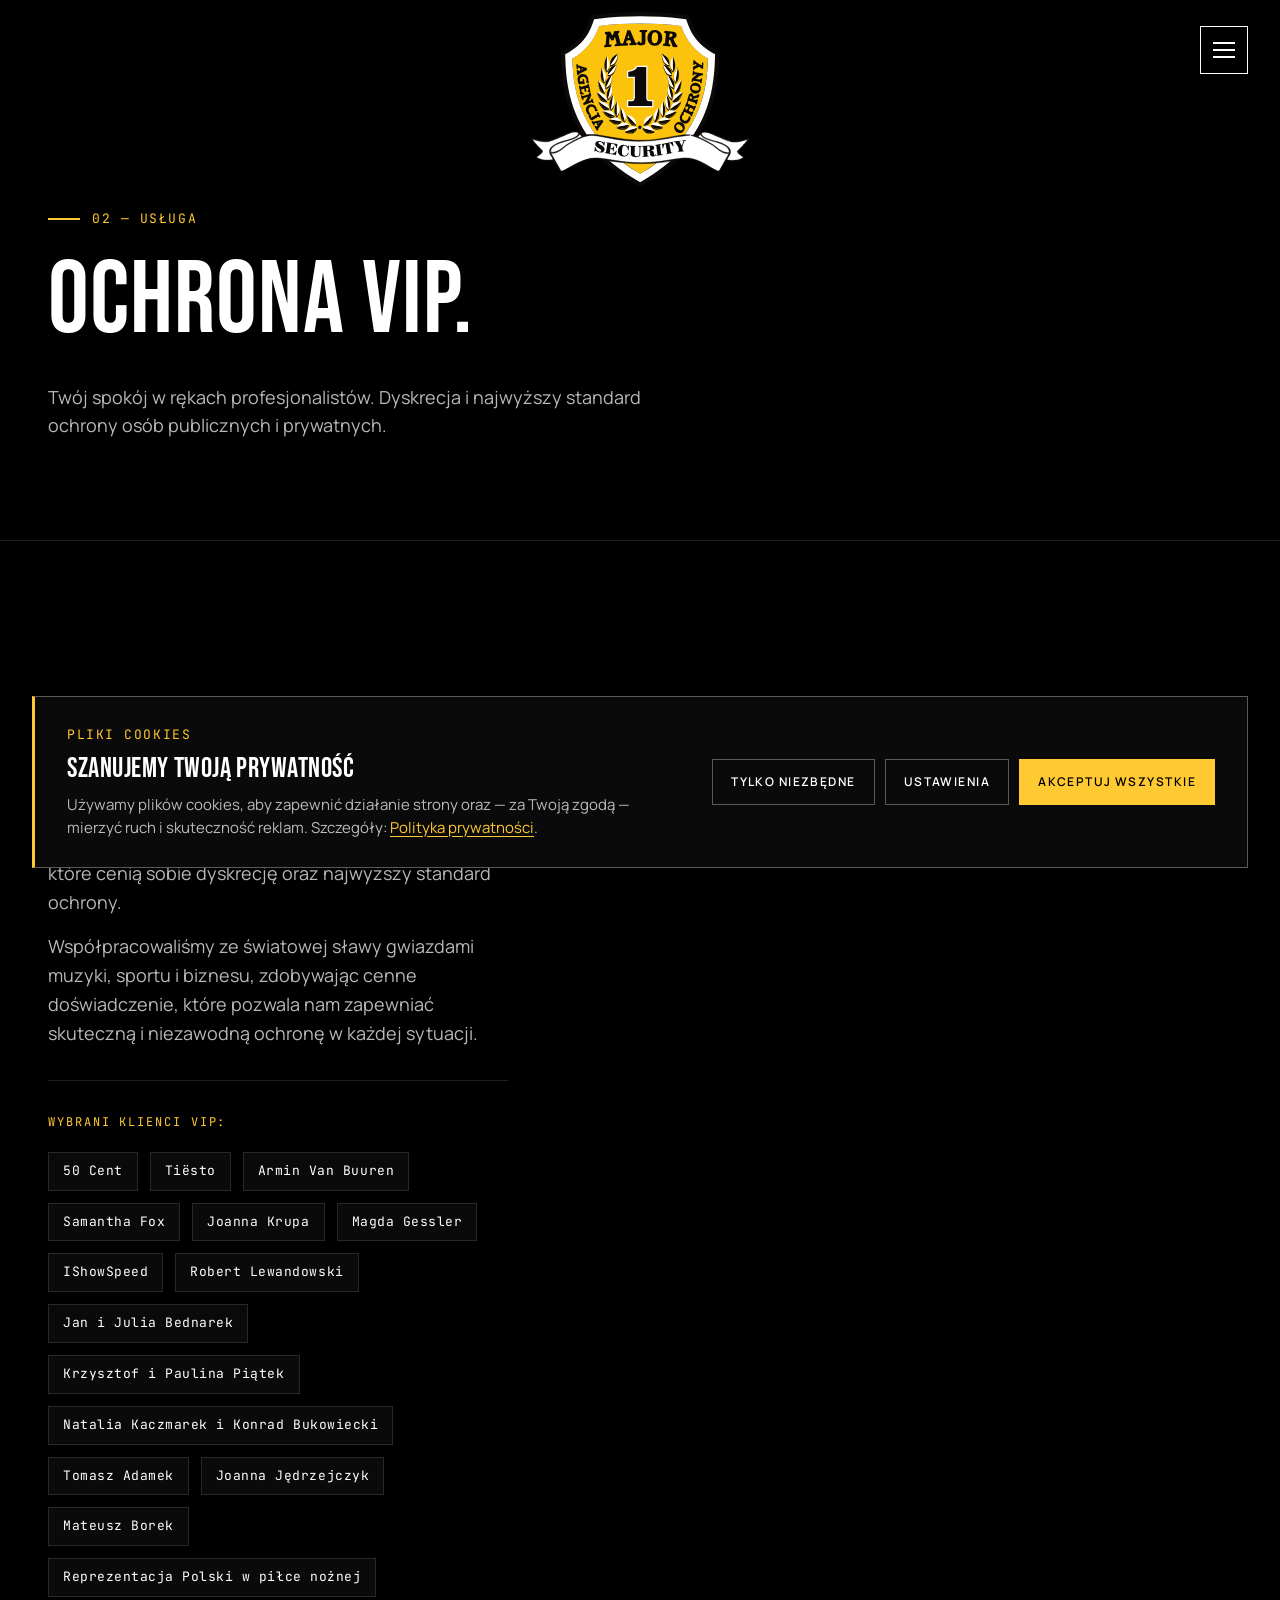
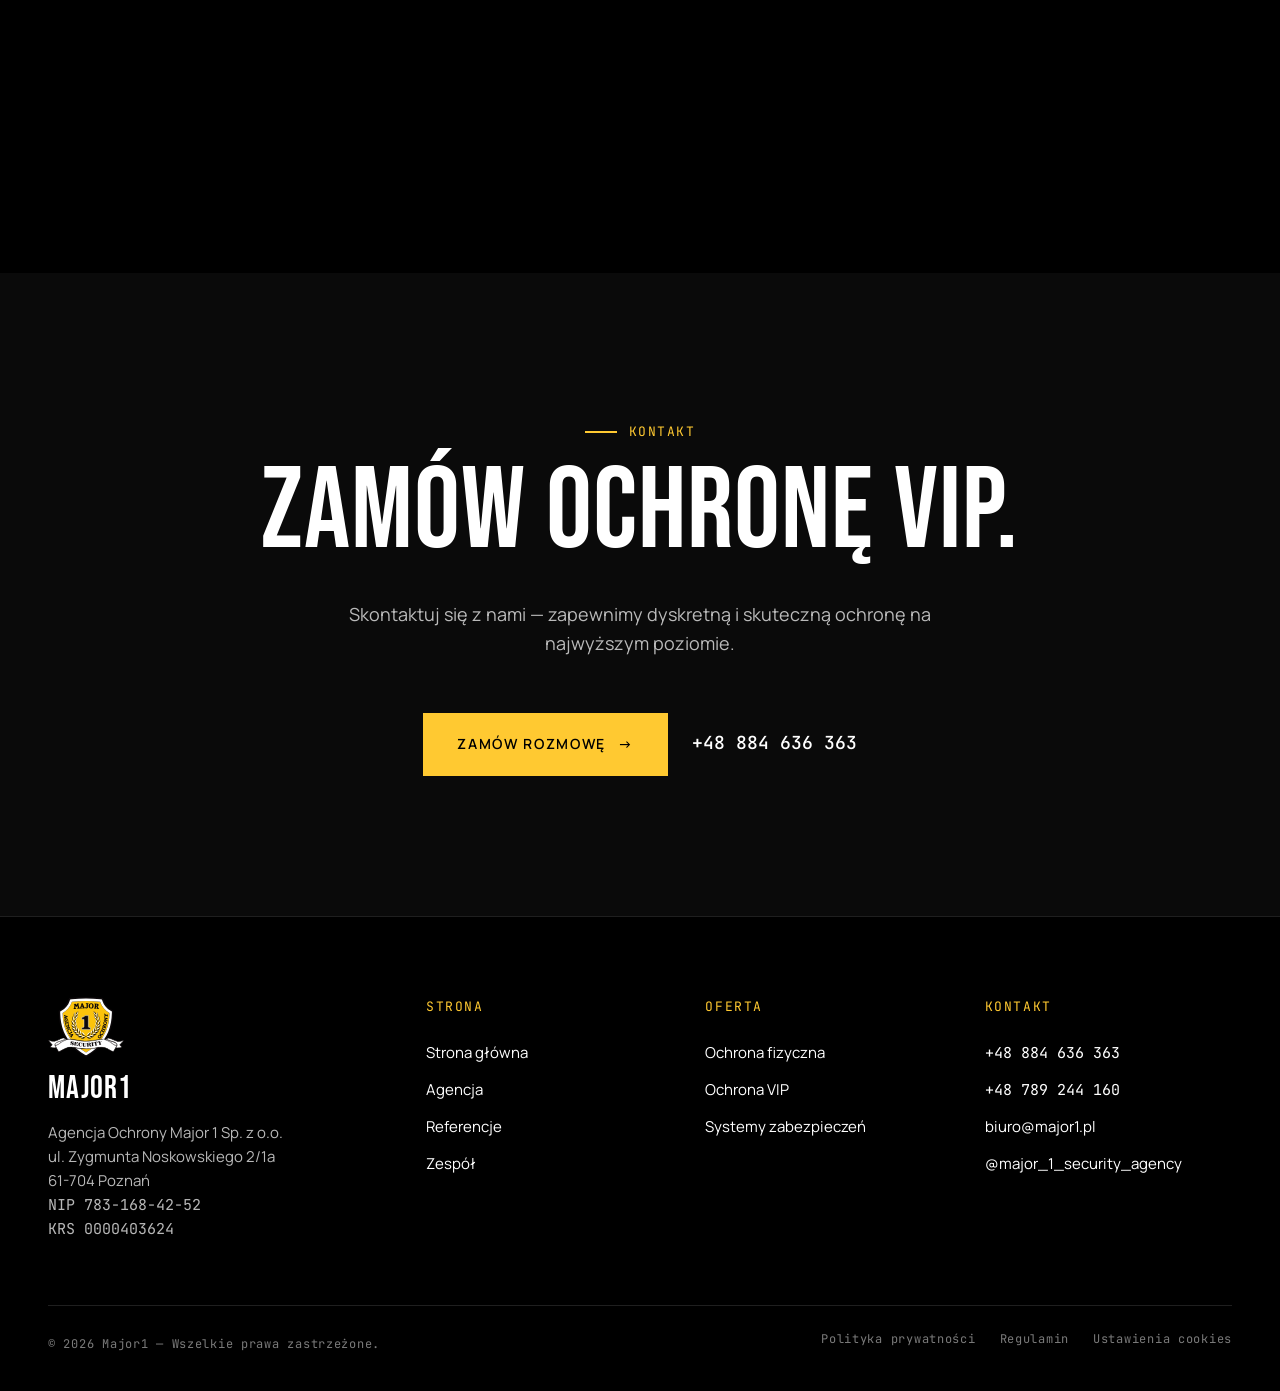
<file: oferta/ochrona-vip.html>
<!DOCTYPE html>
<html lang="pl">
<head>
  <meta charset="UTF-8">
  <meta name="viewport" content="width=device-width, initial-scale=1">
  <meta name="theme-color" content="#000000">

  <title>Ochrona VIP — Major1 · Agencja Ochrony Poznań</title>
  <meta name="description" content="Ochrona VIP osób publicznych i prywatnych. 50 Cent, Tiësto, Robert Lewandowski, Joanna Jędrzejczyk — zaufali Major1. Dyskrecja i najwyższy standard.">
  <meta name="robots" content="index, follow, max-image-preview:large, max-snippet:-1, max-video-preview:-1">

  <link rel="canonical" href="https://major1.pl/oferta/ochrona-vip.html">
  <link rel="icon" href="../images/favicon-32x32.png" type="image/png" sizes="32x32">
  <link rel="apple-touch-icon" href="../images/favicon-180x180.png">

  <meta property="og:type" content="website">
  <meta property="og:title" content="Ochrona VIP — Major1 · Agencja Ochrony">
  <meta property="og:description" content="Ochrona VIP osób publicznych i prywatnych. 50 Cent, Tiësto, Robert Lewandowski zaufali Major1.">
  <meta property="og:url" content="https://major1.pl/oferta/ochrona-vip.html">
  <meta property="og:site_name" content="Major1">
  <meta property="og:locale" content="pl_PL">
  <meta property="og:image" content="https://major1.pl/images/og-image.png">
  <meta property="og:image:width" content="1200">
  <meta property="og:image:height" content="630">

  <meta name="twitter:card" content="summary_large_image">
  <meta name="twitter:title" content="Ochrona VIP — Major1 · Agencja Ochrony">
  <meta name="twitter:description" content="Ochrona VIP osób publicznych i prywatnych. Zaufali nam: 50 Cent, Tiësto, Robert Lewandowski.">
  <meta name="twitter:image" content="https://major1.pl/images/og-image.png">

  <link rel="preconnect" href="https://fonts.googleapis.com">
  <link rel="preconnect" href="https://fonts.gstatic.com" crossorigin>
  <link rel="stylesheet" href="https://fonts.googleapis.com/css2?family=Bebas+Neue&family=Manrope:wght@300;400;500;600;700&family=JetBrains+Mono&display=swap">

  <link rel="stylesheet" href="../style.css">
</head>
<body>

  <header class="site-header">
    <div class="site-header__bar">
      <div class="container site-header__inner">
        <button class="hamburger" type="button" aria-label="Menu" aria-expanded="false" aria-controls="side-nav" data-menu-toggle>
          <span></span><span></span><span></span>
        </button>
      </div>
    </div>
    <a href="../index.html" class="site-header__logo" aria-label="Major1 — strona główna">
      <img src="../images/logo-major1.svg" alt="Major1" class="site-header__logo-img">
    </a>
  </header>

  <nav class="side-nav" id="side-nav" aria-hidden="true" aria-label="Główne menu">
    <div class="side-nav__inner">
      <button type="button" class="side-nav__close" data-menu-toggle aria-label="Zamknij menu">
        <span></span><span></span>
      </button>
      <div class="side-nav__brand">
        <p class="side-nav__tagline">Agencja Ochrony · Poznań · od 2011</p>
      </div>
      <ul class="side-nav__list">
        <li><a href="../index.html">Strona główna</a></li>
        <li><a href="../o-nas.html">Agencja</a></li>
        <li><a href="../index.html#referencje">Referencje</a></li>
        <li><a href="../oferta.html">Oferta</a></li>
        <li><a href="../o-nas.html#zespol">Zespół</a></li>
        <li><a href="../kontakt.html">Kontakt</a></li>
      </ul>
      <div class="side-nav__contact">
        <a href="tel:+48884636363" class="side-nav__phone">+48 884 636 363</a>
        <p class="side-nav__address">ul. Zygmunta Noskowskiego 2/1a<br>61-704 Poznań</p>
        <a href="mailto:biuro@major1.pl" class="side-nav__email">biuro@major1.pl</a>
      </div>
    </div>
    <div class="side-nav__backdrop" data-menu-close></div>
  </nav>

  <main>

    <section class="page-hero" aria-labelledby="page-hero-heading">
      <div class="container">
        <p class="eyebrow page-hero__eyebrow">02 — Usługa</p>
        <h1 id="page-hero-heading" class="page-hero__h1">
          <span class="page-hero__h1-line">Ochrona VIP.</span>
        </h1>
        <p class="page-hero__lead">
          Twój spokój w rękach profesjonalistów. Dyskrecja i najwyższy standard ochrony osób publicznych i prywatnych.
        </p>
      </div>
    </section>

    <section class="section section--ink" aria-labelledby="vip-heading">
      <div class="container">
        <article class="service-block">
          <div class="service-block__body">
            <p class="t-body-lg u-color-muted">Nasze usługi ochrony VIP to gwarancja bezpieczeństwa dla osób publicznych i prywatnych, które cenią sobie dyskrecję oraz najwyższy standard ochrony.</p>
            <p class="t-body-lg u-color-muted u-mt-4">Współpracowaliśmy ze światowej sławy gwiazdami muzyki, sportu i biznesu, zdobywając cenne doświadczenie, które pozwala nam zapewniać skuteczną i niezawodną ochronę w każdej sytuacji.</p>
            <p class="service-block__subhead">Wybrani klienci VIP:</p>
            <ul class="vip-list">
              <li>50 Cent</li>
              <li>Tiësto</li>
              <li>Armin Van Buuren</li>
              <li>Samantha Fox</li>
              <li>Joanna Krupa</li>
              <li>Magda Gessler</li>
              <li>IShowSpeed</li>
              <li>Robert Lewandowski</li>
              <li>Jan i Julia Bednarek</li>
              <li>Krzysztof i Paulina Piątek</li>
              <li>Natalia Kaczmarek i Konrad Bukowiecki</li>
              <li>Tomasz Adamek</li>
              <li>Joanna Jędrzejczyk</li>
              <li>Mateusz Borek</li>
              <li>Reprezentacja Polski w piłce nożnej</li>
            </ul>
          </div>
        </article>
      </div>
    </section>

    <section class="section section--deep cta-dark" aria-labelledby="cta-heading">
      <div class="container">
        <div class="cta-dark__inner">
          <p class="eyebrow">Kontakt</p>
          <h2 id="cta-heading" class="t-display-lg cta-dark__heading">Zamów ochronę VIP.</h2>
          <p class="t-body-lg cta-dark__sub">
            Skontaktuj się z nami — zapewnimy dyskretną i skuteczną ochronę na najwyższym poziomie.
          </p>
          <div class="cta-dark__row">
            <a class="btn-text btn-text--accent" href="../kontakt.html">
              Zamów rozmowę
              <span aria-hidden="true">→</span>
            </a>
            <a class="link-editorial t-body-lg" href="tel:+48884636363"><span class="t-mono">+48 884 636 363</span></a>
          </div>
        </div>
      </div>
    </section>

  </main>

  <footer class="site-footer">
    <div class="container">
      <div class="site-footer__inner">
        <div>
          <img class="site-footer__brand-logo" src="../images/logo-major1.svg" alt="Major1" width="60" height="60">
          <p class="site-footer__brand-name">Major1</p>
          <address class="site-footer__addr">
            Agencja Ochrony Major 1 Sp. z o.o.<br>
            ul. Zygmunta Noskowskiego 2/1a<br>
            61-704 Poznań<br>
            <span class="t-mono">NIP 783-168-42-52</span><br>
            <span class="t-mono">KRS 0000403624</span>
          </address>
        </div>
        <div>
          <h3>Strona</h3>
          <ul>
            <li><a href="../index.html">Strona główna</a></li>
            <li><a href="../o-nas.html">Agencja</a></li>
            <li><a href="../index.html#referencje">Referencje</a></li>
            <li><a href="../o-nas.html#zespol">Zespół</a></li>
          </ul>
        </div>
        <div>
          <h3>Oferta</h3>
          <ul>
            <li><a href="../oferta/ochrona-fizyczna.html">Ochrona fizyczna</a></li>
            <li><a href="../oferta/ochrona-vip.html">Ochrona VIP</a></li>
            <li><a href="../oferta/systemy-zabezpieczen.html">Systemy zabezpieczeń</a></li>
          </ul>
        </div>
        <div>
          <h3>Kontakt</h3>
          <ul>
            <li><a href="tel:+48884636363" class="t-mono">+48 884 636 363</a></li>
            <li><a href="tel:+48789244160" class="t-mono">+48 789 244 160</a></li>
            <li><a href="mailto:biuro@major1.pl">biuro@major1.pl</a></li>
            <li><a href="https://instagram.com/major_1_security_agency" rel="noopener" target="_blank">@major_1_security_agency</a></li>
          </ul>
        </div>
      </div>
      <div class="site-footer__legal">
        <span>© <span class="js-year">2025</span> Major1 — Wszelkie prawa zastrzeżone.</span>
        <ul class="site-footer__legal-links">
          <li><a href="../polityka-prywatnosci.html">Polityka prywatności</a></li>
          <li><a href="../regulamin.html">Regulamin</a></li>
          <li><a href="#" data-open-cc-settings>Ustawienia cookies</a></li>
        </ul>
      </div>
    </div>
  </footer>

  <a href="tel:+48884636363" class="phone-widget" aria-label="Zadzwoń: +48 884 636 363">
    <svg class="phone-widget__icon" viewBox="0 0 24 24" fill="none" xmlns="http://www.w3.org/2000/svg" aria-hidden="true">
      <path d="M22 16.92v3a2 2 0 0 1-2.18 2 19.79 19.79 0 0 1-8.63-3.07 19.5 19.5 0 0 1-6-6 19.79 19.79 0 0 1-3.07-8.67A2 2 0 0 1 4.11 2h3a2 2 0 0 1 2 1.72 12.84 12.84 0 0 0 .7 2.81 2 2 0 0 1-.45 2.11L8.09 9.91a16 16 0 0 0 6 6l1.27-1.27a2 2 0 0 1 2.11-.45 12.84 12.84 0 0 0 2.81.7A2 2 0 0 1 22 16.92z" stroke="currentColor" stroke-width="2" stroke-linecap="round" stroke-linejoin="round"/>
    </svg>
    <span class="phone-widget__pulse" aria-hidden="true"></span>
  </a>

  <script src="../js/main.js" defer></script>
  <script src="../js/cookie-consent.js" defer></script>
</body>
</html>
</file>
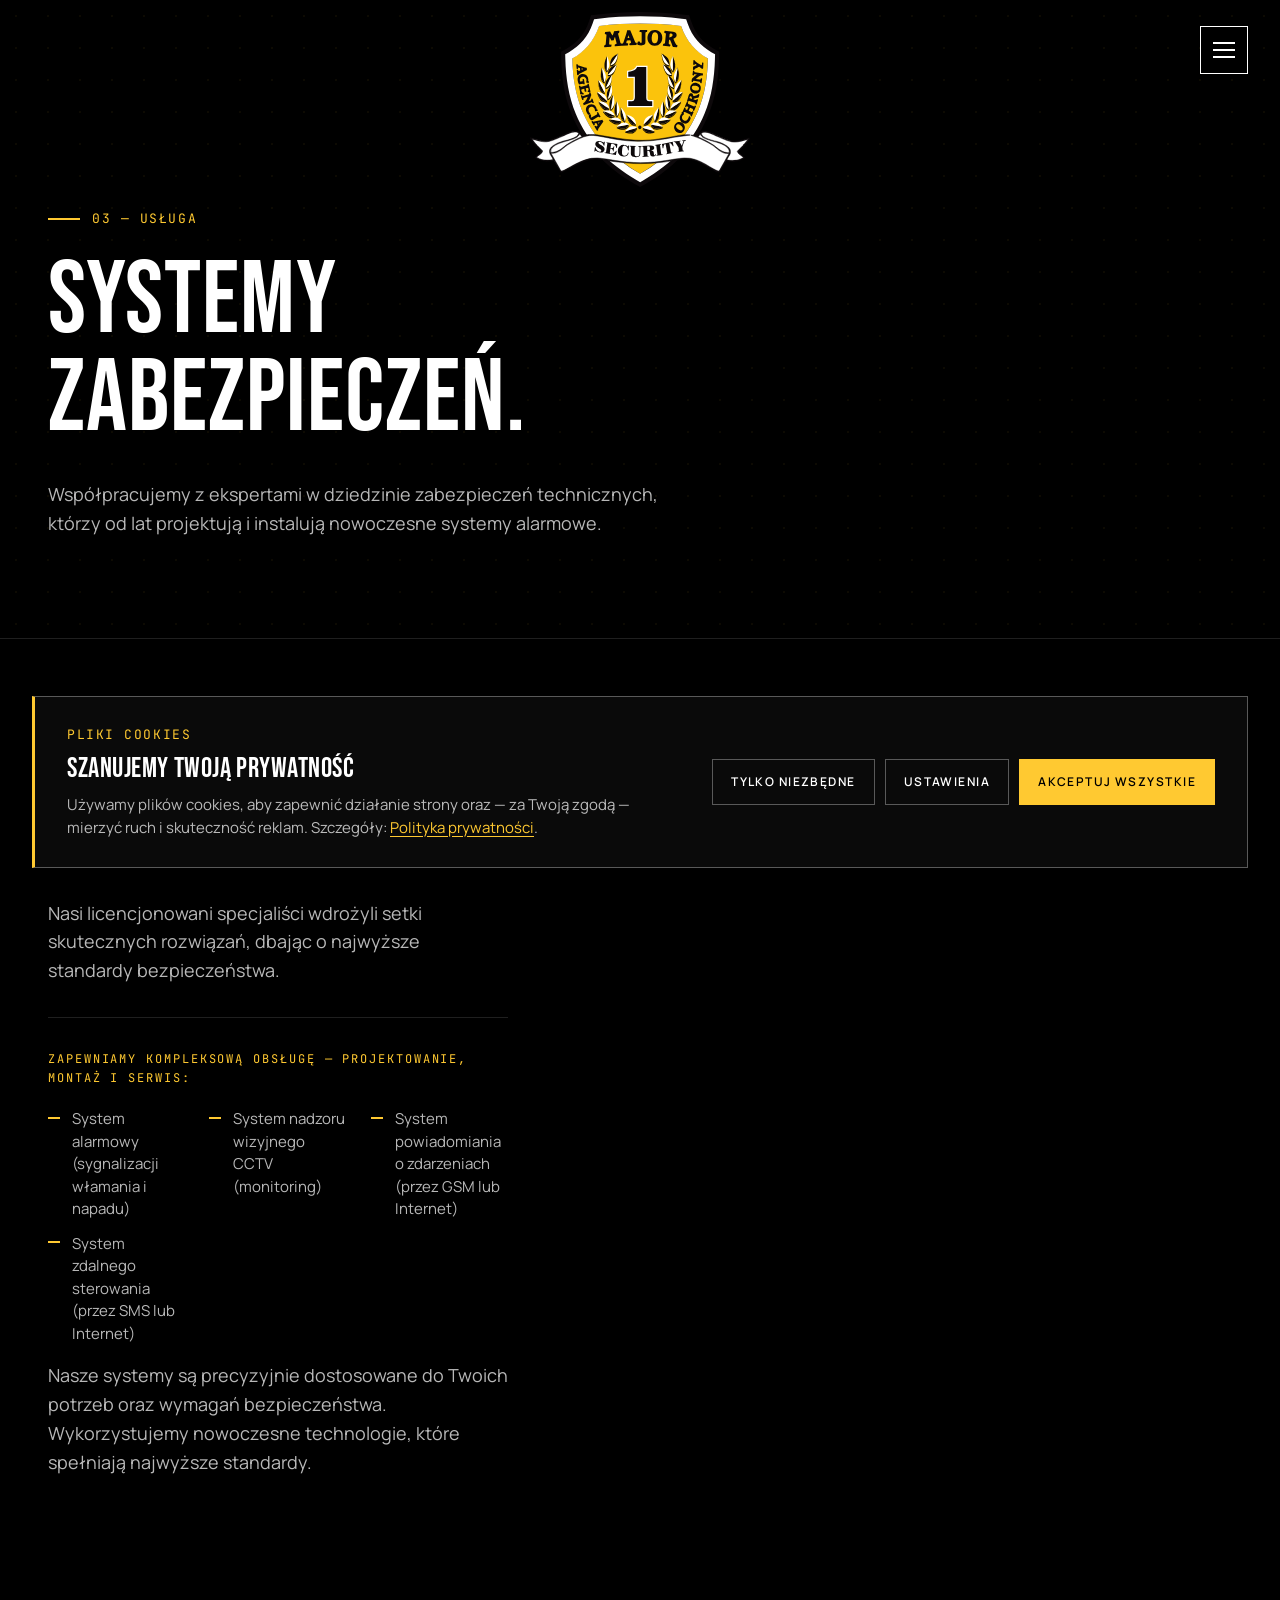
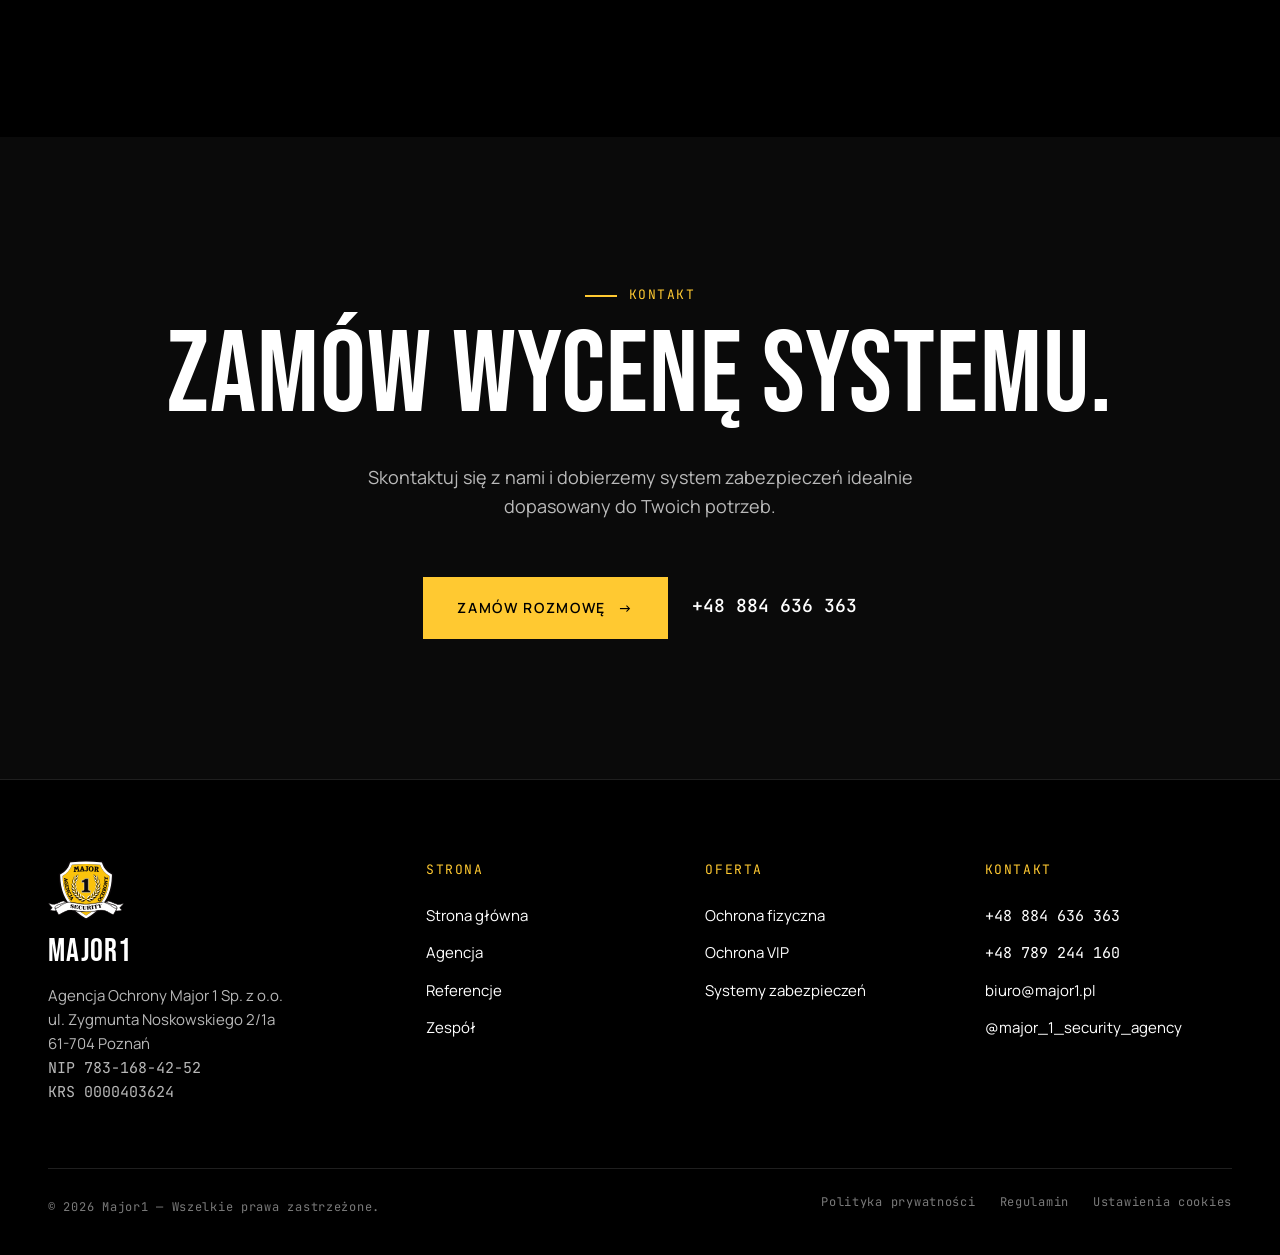
<file: oferta/systemy-zabezpieczen.html>
<!DOCTYPE html>
<html lang="pl">
<head>
  <meta charset="UTF-8">
  <meta name="viewport" content="width=device-width, initial-scale=1">
  <meta name="theme-color" content="#000000">

  <title>Systemy zabezpieczeń — Major1 · Alarmy, CCTV, monitoring Poznań</title>
  <meta name="description" content="Projektowanie, montaż i serwis systemów zabezpieczeń: alarmy, CCTV, monitoring, systemy powiadamiania GSM/Internet. Major1 — licencjonowani specjaliści, Poznań.">
  <meta name="robots" content="index, follow, max-image-preview:large, max-snippet:-1, max-video-preview:-1">

  <link rel="canonical" href="https://major1.pl/oferta/systemy-zabezpieczen.html">
  <link rel="icon" href="../images/favicon-32x32.png" type="image/png" sizes="32x32">
  <link rel="apple-touch-icon" href="../images/favicon-180x180.png">

  <meta property="og:type" content="website">
  <meta property="og:title" content="Systemy zabezpieczeń — Major1 · Alarmy, CCTV, monitoring">
  <meta property="og:description" content="Projektowanie, montaż i serwis systemów zabezpieczeń. Alarmy, CCTV, monitoring. Major1 — Poznań.">
  <meta property="og:url" content="https://major1.pl/oferta/systemy-zabezpieczen.html">
  <meta property="og:site_name" content="Major1">
  <meta property="og:locale" content="pl_PL">
  <meta property="og:image" content="https://major1.pl/images/og-image.png">
  <meta property="og:image:width" content="1200">
  <meta property="og:image:height" content="630">

  <meta name="twitter:card" content="summary_large_image">
  <meta name="twitter:title" content="Systemy zabezpieczeń — Major1 · Alarmy, CCTV, monitoring">
  <meta name="twitter:description" content="Alarmy, CCTV, monitoring, systemy powiadamiania. Major1 — Poznań.">
  <meta name="twitter:image" content="https://major1.pl/images/og-image.png">

  <link rel="preconnect" href="https://fonts.googleapis.com">
  <link rel="preconnect" href="https://fonts.gstatic.com" crossorigin>
  <link rel="stylesheet" href="https://fonts.googleapis.com/css2?family=Bebas+Neue&family=Manrope:wght@300;400;500;600;700&family=JetBrains+Mono&display=swap">

  <link rel="stylesheet" href="../style.css">
</head>
<body>

  <header class="site-header">
    <div class="site-header__bar">
      <div class="container site-header__inner">
        <button class="hamburger" type="button" aria-label="Menu" aria-expanded="false" aria-controls="side-nav" data-menu-toggle>
          <span></span><span></span><span></span>
        </button>
      </div>
    </div>
    <a href="../index.html" class="site-header__logo" aria-label="Major1 — strona główna">
      <img src="../images/logo-major1.svg" alt="Major1" class="site-header__logo-img">
    </a>
  </header>

  <nav class="side-nav" id="side-nav" aria-hidden="true" aria-label="Główne menu">
    <div class="side-nav__inner">
      <button type="button" class="side-nav__close" data-menu-toggle aria-label="Zamknij menu">
        <span></span><span></span>
      </button>
      <div class="side-nav__brand">
        <p class="side-nav__tagline">Agencja Ochrony · Poznań · od 2011</p>
      </div>
      <ul class="side-nav__list">
        <li><a href="../index.html">Strona główna</a></li>
        <li><a href="../o-nas.html">Agencja</a></li>
        <li><a href="../index.html#referencje">Referencje</a></li>
        <li><a href="../oferta.html">Oferta</a></li>
        <li><a href="../o-nas.html#zespol">Zespół</a></li>
        <li><a href="../kontakt.html">Kontakt</a></li>
      </ul>
      <div class="side-nav__contact">
        <a href="tel:+48884636363" class="side-nav__phone">+48 884 636 363</a>
        <p class="side-nav__address">ul. Zygmunta Noskowskiego 2/1a<br>61-704 Poznań</p>
        <a href="mailto:biuro@major1.pl" class="side-nav__email">biuro@major1.pl</a>
      </div>
    </div>
    <div class="side-nav__backdrop" data-menu-close></div>
  </nav>

  <main>

    <section class="page-hero" aria-labelledby="page-hero-heading">
      <div class="container">
        <p class="eyebrow page-hero__eyebrow">03 — Usługa</p>
        <h1 id="page-hero-heading" class="page-hero__h1">
          <span class="page-hero__h1-line">Systemy</span>
          <span class="page-hero__h1-line">zabezpieczeń.</span>
        </h1>
        <p class="page-hero__lead">
          Współpracujemy z ekspertami w dziedzinie zabezpieczeń technicznych, którzy od lat projektują i instalują nowoczesne systemy alarmowe.
        </p>
      </div>
    </section>

    <section class="section section--ink" aria-labelledby="sys-heading">
      <div class="container">
        <article class="service-block">
          <div class="service-block__body">
            <p class="t-body-lg u-color-muted">Nasi licencjonowani specjaliści wdrożyli setki skutecznych rozwiązań, dbając o najwyższe standardy bezpieczeństwa.</p>
            <p class="service-block__subhead">Zapewniamy kompleksową obsługę — projektowanie, montaż i serwis:</p>
            <ul class="service-list">
              <li>System alarmowy (sygnalizacji włamania i napadu)</li>
              <li>System nadzoru wizyjnego CCTV (monitoring)</li>
              <li>System powiadomiania o zdarzeniach (przez GSM lub Internet)</li>
              <li>System zdalnego sterowania (przez SMS lub Internet)</li>
            </ul>
            <p class="t-body-lg u-color-muted u-mt-6">Nasze systemy są precyzyjnie dostosowane do Twoich potrzeb oraz wymagań bezpieczeństwa. Wykorzystujemy nowoczesne technologie, które spełniają najwyższe standardy.</p>
          </div>
        </article>
      </div>
    </section>

    <section class="section section--deep cta-dark" aria-labelledby="cta-heading">
      <div class="container">
        <div class="cta-dark__inner">
          <p class="eyebrow">Kontakt</p>
          <h2 id="cta-heading" class="t-display-lg cta-dark__heading">Zamów wycenę systemu.</h2>
          <p class="t-body-lg cta-dark__sub">
            Skontaktuj się z nami i dobierzemy system zabezpieczeń idealnie dopasowany do Twoich potrzeb.
          </p>
          <div class="cta-dark__row">
            <a class="btn-text btn-text--accent" href="../kontakt.html">
              Zamów rozmowę
              <span aria-hidden="true">→</span>
            </a>
            <a class="link-editorial t-body-lg" href="tel:+48884636363"><span class="t-mono">+48 884 636 363</span></a>
          </div>
        </div>
      </div>
    </section>

  </main>

  <footer class="site-footer">
    <div class="container">
      <div class="site-footer__inner">
        <div>
          <img class="site-footer__brand-logo" src="../images/logo-major1.svg" alt="Major1" width="60" height="60">
          <p class="site-footer__brand-name">Major1</p>
          <address class="site-footer__addr">
            Agencja Ochrony Major 1 Sp. z o.o.<br>
            ul. Zygmunta Noskowskiego 2/1a<br>
            61-704 Poznań<br>
            <span class="t-mono">NIP 783-168-42-52</span><br>
            <span class="t-mono">KRS 0000403624</span>
          </address>
        </div>
        <div>
          <h3>Strona</h3>
          <ul>
            <li><a href="../index.html">Strona główna</a></li>
            <li><a href="../o-nas.html">Agencja</a></li>
            <li><a href="../index.html#referencje">Referencje</a></li>
            <li><a href="../o-nas.html#zespol">Zespół</a></li>
          </ul>
        </div>
        <div>
          <h3>Oferta</h3>
          <ul>
            <li><a href="../oferta/ochrona-fizyczna.html">Ochrona fizyczna</a></li>
            <li><a href="../oferta/ochrona-vip.html">Ochrona VIP</a></li>
            <li><a href="../oferta/systemy-zabezpieczen.html">Systemy zabezpieczeń</a></li>
          </ul>
        </div>
        <div>
          <h3>Kontakt</h3>
          <ul>
            <li><a href="tel:+48884636363" class="t-mono">+48 884 636 363</a></li>
            <li><a href="tel:+48789244160" class="t-mono">+48 789 244 160</a></li>
            <li><a href="mailto:biuro@major1.pl">biuro@major1.pl</a></li>
            <li><a href="https://instagram.com/major_1_security_agency" rel="noopener" target="_blank">@major_1_security_agency</a></li>
          </ul>
        </div>
      </div>
      <div class="site-footer__legal">
        <span>© <span class="js-year">2025</span> Major1 — Wszelkie prawa zastrzeżone.</span>
        <ul class="site-footer__legal-links">
          <li><a href="../polityka-prywatnosci.html">Polityka prywatności</a></li>
          <li><a href="../regulamin.html">Regulamin</a></li>
          <li><a href="#" data-open-cc-settings>Ustawienia cookies</a></li>
        </ul>
      </div>
    </div>
  </footer>

  <a href="tel:+48884636363" class="phone-widget" aria-label="Zadzwoń: +48 884 636 363">
    <svg class="phone-widget__icon" viewBox="0 0 24 24" fill="none" xmlns="http://www.w3.org/2000/svg" aria-hidden="true">
      <path d="M22 16.92v3a2 2 0 0 1-2.18 2 19.79 19.79 0 0 1-8.63-3.07 19.5 19.5 0 0 1-6-6 19.79 19.79 0 0 1-3.07-8.67A2 2 0 0 1 4.11 2h3a2 2 0 0 1 2 1.72 12.84 12.84 0 0 0 .7 2.81 2 2 0 0 1-.45 2.11L8.09 9.91a16 16 0 0 0 6 6l1.27-1.27a2 2 0 0 1 2.11-.45 12.84 12.84 0 0 0 2.81.7A2 2 0 0 1 22 16.92z" stroke="currentColor" stroke-width="2" stroke-linecap="round" stroke-linejoin="round"/>
    </svg>
    <span class="phone-widget__pulse" aria-hidden="true"></span>
  </a>

  <script src="../js/main.js" defer></script>
  <script src="../js/cookie-consent.js" defer></script>
</body>
</html>
</file>
<file: style.css>
/* ============================================================
   Major1 Redesign — style.css · v2 · TACTICAL PREMIUM
   Ciemne tło · żółty akcent · Bebas Neue display · Manrope body
   v1 (Editorial Defense, krem + terracotta + Fraunces) — REPLACED 2026-05-04
   Tokens & rules: see MOODBOARD.md (rozdział 11 — Pivot)
   ============================================================ */

:root {
  /* ---- Backgrounds — czarny / biały, naprzemiennie ---- */
  --bg-ink:        #000000;   /* główne tło — pure black */
  --bg-deep:       #0A0A0A;   /* sekcje kontrastujące — lekko jaśniejszy black */
  --bg-paper:      #FFFFFF;   /* sekcje light — pure white */
  --bg-card:       #0A0A0A;   /* kafle, wnętrza komponentów */

  /* ---- Akcent — żółty Major1 (czystszy niż klienta #fbc30c) ---- */
  --accent:        #FFC931;
  --accent-deep:   #E0AB1F;
  --accent-soft:   rgba(255, 201, 49, 0.12);

  /* ---- Text ---- */
  --paper:         #FFFFFF;
  --paper-muted:   rgba(255, 255, 255, 0.72);
  --paper-faint:   rgba(255, 255, 255, 0.48);
  --ink-on-light:  #000000;
  --ink-muted-on-light: rgba(0, 0, 0, 0.72);
  --ink-faint-on-light: rgba(0, 0, 0, 0.48);

  /* ---- Borders ---- */
  --border:        rgba(255, 255, 255, 0.12);
  --border-strong: rgba(255, 255, 255, 0.32);
  --border-accent: rgba(255, 201, 49, 0.40);
  --border-on-light: rgba(0, 0, 0, 0.12);

  /* ---- Typography ---- */
  --font-display:  "Bebas Neue", "Oswald", "Arial Narrow", Impact, sans-serif;
  --font-body:     "Manrope", -apple-system, BlinkMacSystemFont, "Segoe UI", system-ui, sans-serif;
  --font-mono:     "JetBrains Mono", ui-monospace, "SF Mono", Menlo, Consolas, monospace;

  --text-display-xl: clamp(72px, 12vw, 200px);
  --text-display-lg: clamp(56px, 9vw, 140px);
  --text-display-md: clamp(40px, 6vw, 96px);
  --text-display-sm: clamp(32px, 4vw, 64px);
  --text-headline:   clamp(24px, 2.4vw, 36px);
  --text-title:      clamp(20px, 1.8vw, 24px);
  --text-body-lg:    18px;
  --text-body:       17px;
  --text-body-sm:    15px;
  --text-caption:    14px;
  --text-label:      13px;

  /* ---- Layout ---- */
  --container-max:   1440px;
  --container-pad-x-desktop: 48px;
  --container-pad-x-mobile:  24px;
  --section-pad-y-desktop:   140px;
  --section-pad-y-mobile:    80px;
  --grid-gap-desktop: 32px;
  --grid-gap-mobile:  16px;

  /* ---- Header ---- */
  --header-height: 120px;
  --header-height-scrolled: 72px;
}

/* ============================================================
   RESET — modern, opinionated
   ============================================================ */
*, *::before, *::after { box-sizing: border-box; }
html { -webkit-text-size-adjust: 100%; tab-size: 4; scroll-behavior: smooth; overflow-x: clip; }
body, h1, h2, h3, h4, h5, h6, p, blockquote, ul, ol, dl, dd, figure { margin: 0; }
ul, ol { padding: 0; list-style: none; }
img, picture, svg, video { display: block; max-width: 100%; height: auto; }
button { font: inherit; color: inherit; background: none; border: 0; padding: 0; cursor: pointer; }
input, textarea, select { font: inherit; color: inherit; }
a { color: inherit; text-decoration: none; }
hr { border: 0; border-top: 1px solid var(--border); margin: 0; }

/* ============================================================
   BASE — body, focus
   ============================================================ */
body {
  background-color: var(--bg-ink);
  color: var(--paper);
  font-family: var(--font-body);
  font-size: var(--text-body);
  line-height: 1.6;
  font-feature-settings: "ss02";
  -webkit-font-smoothing: antialiased;
  -moz-osx-font-smoothing: grayscale;
  overflow-x: clip;
}

:focus { outline: none; }
:focus-visible { outline: 2px solid var(--accent); outline-offset: 2px; }

::selection { background: var(--accent); color: var(--bg-ink); }

/* ============================================================
   TYPOGRAPHY — utility classes (.t-*)
   ============================================================ */
.t-display-xl {
  font-family: var(--font-display);
  font-weight: 400;
  font-size: var(--text-display-xl);
  line-height: 0.92;
  letter-spacing: 0.01em;
  text-transform: uppercase;
}
.t-display-lg {
  font-family: var(--font-display);
  font-weight: 400;
  font-size: var(--text-display-lg);
  line-height: 0.95;
  letter-spacing: 0.01em;
  text-transform: uppercase;
}
.t-display-md {
  font-family: var(--font-display);
  font-weight: 400;
  font-size: var(--text-display-md);
  line-height: 1.0;
  letter-spacing: 0.02em;
  text-transform: uppercase;
}
.t-display-sm {
  font-family: var(--font-display);
  font-weight: 400;
  font-size: var(--text-display-sm);
  line-height: 1.05;
  letter-spacing: 0.02em;
  text-transform: uppercase;
}
.t-headline {
  font-family: var(--font-body);
  font-weight: 600;
  font-size: var(--text-headline);
  line-height: 1.25;
  letter-spacing: -0.01em;
}
.t-title {
  font-family: var(--font-body);
  font-weight: 600;
  font-size: var(--text-title);
  line-height: 1.3;
}
.t-body-lg {
  font-family: var(--font-body);
  font-weight: 400;
  font-size: var(--text-body-lg);
  line-height: 1.6;
}
.t-body {
  font-family: var(--font-body);
  font-weight: 400;
  font-size: var(--text-body);
  line-height: 1.6;
}
.t-body-sm {
  font-family: var(--font-body);
  font-weight: 400;
  font-size: var(--text-body-sm);
  line-height: 1.5;
  color: var(--paper-muted);
}
.t-caption {
  font-family: var(--font-body);
  font-weight: 400;
  font-size: var(--text-caption);
  line-height: 1.4;
  color: var(--paper-muted);
}
.t-label {
  font-family: var(--font-mono);
  font-weight: 400;
  font-size: var(--text-label);
  line-height: 1.2;
  letter-spacing: 0.12em;
  text-transform: uppercase;
  color: var(--accent);
}
.t-mono {
  font-family: var(--font-mono);
  font-variant-numeric: tabular-nums;
}

/* ============================================================
   LAYOUT — container, section, grid
   ============================================================ */
.container {
  max-width: var(--container-max);
  margin-left: auto;
  margin-right: auto;
  padding-left: var(--container-pad-x-mobile);
  padding-right: var(--container-pad-x-mobile);
}

.section {
  padding-block: var(--section-pad-y-mobile);
  background-color: var(--bg-ink);
  color: var(--paper);
}
.section--ink   { background-color: var(--bg-ink);   color: var(--paper); }
.section--deep  { background-color: var(--bg-deep);  color: var(--paper); }
.section--paper {
  background-color: var(--bg-paper);
  color: var(--ink-on-light);
  --paper: var(--ink-on-light);
  --paper-muted: var(--ink-muted-on-light);
  --paper-faint: var(--ink-faint-on-light);
  --border: var(--border-on-light);
}
.section--paper .t-label { color: var(--accent-deep); }
.section--paper .t-body-sm,
.section--paper .t-caption { color: var(--ink-muted-on-light); }

.grid-12 {
  display: grid;
  grid-template-columns: repeat(12, minmax(0, 1fr));
  gap: var(--grid-gap-mobile);
}

.col-span-1  { grid-column: span 1; }
.col-span-2  { grid-column: span 2; }
.col-span-3  { grid-column: span 3; }
.col-span-4  { grid-column: span 4; }
.col-span-5  { grid-column: span 5; }
.col-span-6  { grid-column: span 6; }
.col-span-7  { grid-column: span 7; }
.col-span-8  { grid-column: span 8; }
.col-span-9  { grid-column: span 9; }
.col-span-10 { grid-column: span 10; }
.col-span-11 { grid-column: span 11; }
.col-span-12 { grid-column: span 12; }

@media (min-width: 768px) {
  .container { padding-left: var(--container-pad-x-desktop); padding-right: var(--container-pad-x-desktop); }
  .section { padding-block: var(--section-pad-y-desktop); }
  .grid-12 { gap: var(--grid-gap-desktop); }
}

@media (max-width: 767px) {
  .col-span-5, .col-span-6, .col-span-7, .col-span-8, .col-span-9, .col-span-10, .col-span-11 {
    grid-column: span 12;
  }
  .col-span-3, .col-span-4 { grid-column: span 6; }
}

/* ============================================================
   COMPONENTS — buttons, links, eyebrow, inputs
   ============================================================ */

/* btn-text */
.btn-text {
  display: inline-flex;
  align-items: center;
  gap: 12px;
  padding: 18px 32px;
  font-family: var(--font-body);
  font-size: var(--text-caption);
  font-weight: 600;
  letter-spacing: 0.12em;
  text-transform: uppercase;
  color: var(--paper);
  background-color: transparent;
  border: 2px solid var(--paper);
  border-radius: 0;
  transition: background-color 150ms ease-out, color 150ms ease-out, border-color 150ms ease-out;
  cursor: pointer;
  text-decoration: none;
}
.btn-text:hover, .btn-text:focus-visible {
  background-color: var(--paper);
  color: var(--bg-ink);
}

.btn-text--accent {
  color: var(--bg-ink);
  background-color: var(--accent);
  border-color: var(--accent);
}
.btn-text--accent:hover, .btn-text--accent:focus-visible {
  background-color: var(--accent-deep);
  border-color: var(--accent-deep);
  color: var(--bg-ink);
}

.section--paper .btn-text {
  color: var(--ink-on-light);
  border-color: var(--ink-on-light);
}
.section--paper .btn-text:hover,
.section--paper .btn-text:focus-visible {
  background-color: var(--ink-on-light);
  color: var(--bg-paper);
}
.section--paper .btn-text--accent {
  color: var(--bg-ink);
  background-color: var(--accent);
  border-color: var(--accent);
}
.section--paper .btn-text--accent:hover {
  background-color: var(--accent-deep);
  border-color: var(--accent-deep);
}

/* link-editorial — żółty underline grow-from-left */
.link-editorial {
  position: relative;
  display: inline;
  padding-bottom: 4px;
  color: var(--paper);
  font-weight: 500;
  transition: color 150ms ease-out;
}
.link-editorial::after {
  content: "";
  position: absolute;
  left: 0;
  bottom: 0;
  width: 0;
  height: 2px;
  background-color: var(--accent);
  transition: width 200ms ease-out;
}
.link-editorial:hover { color: var(--accent); }
.link-editorial:hover::after { width: 100%; }

/* eyebrow — żółty pasek + label */
.eyebrow {
  display: inline-flex;
  align-items: center;
  gap: 12px;
  font-family: var(--font-mono);
  font-size: var(--text-label);
  letter-spacing: 0.12em;
  text-transform: uppercase;
  color: var(--accent);
}
.eyebrow::before {
  content: "";
  width: 32px;
  height: 2px;
  background-color: var(--accent);
}

/* input — minimal dark */
.input-text {
  width: 100%;
  padding: 16px 20px;
  font-family: var(--font-body);
  font-size: var(--text-body);
  color: var(--paper);
  background-color: transparent;
  border: 1px solid var(--border);
  border-radius: 0;
  transition: border-color 150ms ease-out;
}
.input-text:hover { border-color: var(--border-strong); }
.input-text:focus-visible { border-color: var(--accent); outline: none; }

/* ============================================================
   UTILITIES
   ============================================================ */
.u-vh-screen   { min-height: 100vh; }
.u-flow > * + * { margin-top: 1rem; }
.u-flow-lg > * + * { margin-top: 2rem; }
.u-mt-2  { margin-top: 16px; }
.u-mt-4  { margin-top: 32px; }
.u-mt-6  { margin-top: 48px; }
.u-mt-8  { margin-top: 64px; }
.u-mb-2  { margin-bottom: 16px; }
.u-mb-4  { margin-bottom: 32px; }
.u-mb-6  { margin-bottom: 48px; }
.u-color-muted { color: var(--paper-muted); }
.u-color-faint { color: var(--paper-faint); }
.u-color-accent{ color: var(--accent); }
.u-text-balance{ text-wrap: balance; }
.u-text-pretty { text-wrap: pretty; }
.u-max-prose   { max-width: 60ch; }

/* ============================================================
   COMPONENT — SITE HEADER (transparent domyślnie, ciemny po scroll)
   ============================================================ */
.site-header {
  position: fixed;
  top: 0;
  left: 0;
  right: 0;
  z-index: 100;
  pointer-events: none;
}

.site-header__bar {
  position: relative;
  height: 100px;
  background-color: transparent;
  border-bottom: 1px solid transparent;
  pointer-events: auto;
  transition: height 250ms cubic-bezier(0.16, 1, 0.3, 1),
              background-color 250ms ease-out,
              border-color 250ms ease-out,
              backdrop-filter 250ms ease-out;
}
.site-header.is-scrolled .site-header__bar {
  height: 64px;
  background-color: rgba(0, 0, 0, 0.95);
  backdrop-filter: blur(12px);
  -webkit-backdrop-filter: blur(12px);
  border-bottom-color: var(--border);
}

.site-header__inner {
  height: 100%;
  display: flex;
  align-items: center;
  justify-content: flex-end;
  padding-inline: 32px;
}

.site-header__logo {
  position: absolute;
  top: 12px;
  left: 50%;
  transform: translateX(-50%);
  z-index: 2;
  pointer-events: auto;
  display: block;
  width: 220px;
  transition: top 250ms cubic-bezier(0.16, 1, 0.3, 1),
              width 250ms cubic-bezier(0.16, 1, 0.3, 1);
}
/* "Obudowa" — żółty shape DOKŁADNIE w kształcie logo, lekko większy.
   Mask 100%/100% na pseudo o inset -10px daje pixel-perfect shape +10px we wszystkich kierunkach.
   Pojawia się dopiero po scroll. */
.site-header__logo::before {
  content: "";
  position: absolute;
  top: -10px;
  left: -10px;
  right: -10px;
  bottom: -10px;
  background-color: var(--accent);
  -webkit-mask: url("images/logo-major1.svg") center / 100% 100% no-repeat;
          mask: url("images/logo-major1.svg") center / 100% 100% no-repeat;
  z-index: -1;
  opacity: 0;
  transition: opacity 250ms ease-out;
}
.site-header.is-scrolled .site-header__logo::before {
  opacity: 1;
}
.site-header__logo-img {
  width: 100%;
  height: auto;
  display: block;
  filter: drop-shadow(0 12px 28px rgba(0, 0, 0, 0.6));
}
.site-header.is-scrolled .site-header__logo {
  top: 6px;
  width: 130px;
}

/* Hamburger */
.hamburger {
  width: 48px;
  height: 48px;
  background-color: transparent;
  border: 1px solid var(--paper);
  display: flex;
  flex-direction: column;
  justify-content: center;
  align-items: center;
  gap: 5px;
  padding: 0;
  cursor: pointer;
  flex-shrink: 0;
  transition: background-color 150ms ease-out, border-color 150ms ease-out;
}
.hamburger span {
  display: block;
  width: 22px;
  height: 2px;
  background-color: var(--paper);
  transition: transform 200ms ease-out, opacity 150ms ease-out, background-color 150ms ease-out;
  transform-origin: center;
}
.hamburger:hover {
  background-color: var(--accent);
  border-color: var(--accent);
}
.hamburger:hover span { background-color: var(--bg-ink); }
.hamburger.is-open {
  background-color: var(--accent);
  border-color: var(--accent);
}
.hamburger.is-open span { background-color: var(--bg-ink); }
.hamburger.is-open span:nth-child(1) { transform: translateY(7px) rotate(45deg); }
.hamburger.is-open span:nth-child(2) { opacity: 0; }
.hamburger.is-open span:nth-child(3) { transform: translateY(-7px) rotate(-45deg); }

@media (max-width: 768px) {
  .site-header__bar { height: 80px; }
  .site-header__logo { top: 8px; width: 130px; }
  .site-header.is-scrolled .site-header__bar { height: 56px; }
  .site-header.is-scrolled .site-header__logo { top: 4px; width: 90px; }
  .site-header__inner { padding-inline: 20px; }
}

/* Side nav — ciemny panel od lewej, 70% width */
.side-nav {
  position: fixed;
  top: 0;
  left: 0;
  height: 100vh;
  width: 100%;
  z-index: 200;
  pointer-events: none;
  opacity: 0;
  /* overflow: hidden — clipuje __inner gdy jest translatowany 100% poza viewport;
     bez tego panel powodował horizontal scroll na całej stronie */
  overflow: hidden;
  transition: opacity 300ms ease-out;
}
.side-nav.is-open { opacity: 1; pointer-events: auto; }

.side-nav__inner {
  position: absolute;
  top: 0;
  right: 0;
  width: 70%;
  max-width: 720px;
  height: 100%;
  background-color: var(--bg-ink);
  border-left: 1px solid var(--accent);
  padding: 80px 64px;
  display: flex;
  flex-direction: column;
  gap: 48px;
  transform: translateX(100%);
  transition: transform 400ms cubic-bezier(0.16, 1, 0.3, 1);
  z-index: 2;
  overflow-y: auto;
}
.side-nav.is-open .side-nav__inner { transform: translateX(0); }

.side-nav__backdrop {
  position: absolute;
  inset: 0;
  background-color: rgba(0, 0, 0, 0.6);
  z-index: 1;
  cursor: pointer;
}

.side-nav__close {
  position: absolute;
  top: 24px;
  right: 24px;
  width: 48px;
  height: 48px;
  background-color: transparent;
  border: 1px solid var(--paper);
  display: flex;
  align-items: center;
  justify-content: center;
  cursor: pointer;
  z-index: 3;
  transition: background-color 150ms ease-out, border-color 150ms ease-out;
}
.side-nav__close span {
  position: absolute;
  width: 22px;
  height: 2px;
  background-color: var(--paper);
  transition: background-color 150ms ease-out;
}
.side-nav__close span:nth-child(1) { transform: rotate(45deg); }
.side-nav__close span:nth-child(2) { transform: rotate(-45deg); }
.side-nav__close:hover {
  background-color: var(--accent);
  border-color: var(--accent);
}
.side-nav__close:hover span { background-color: var(--bg-ink); }

.side-nav__brand {
  padding-bottom: 32px;
  border-bottom: 1px solid var(--border);
  padding-right: 64px;
}
.side-nav__tagline {
  font-family: var(--font-mono);
  font-size: 12px;
  letter-spacing: 0.12em;
  text-transform: uppercase;
  color: var(--paper-faint);
  margin: 0;
}

.side-nav__list {
  list-style: none;
  padding: 0;
  margin: 0;
  display: flex;
  flex-direction: column;
  gap: 8px;
}
.side-nav__list a {
  display: block;
  font-family: var(--font-display);
  font-weight: 400;
  font-size: clamp(28px, 3vw, 40px);
  text-transform: uppercase;
  color: var(--paper);
  letter-spacing: 0.02em;
  padding: 12px 0;
  transition: color 200ms ease-out;
  position: relative;
}
.side-nav__list a:hover { color: var(--accent); }
@media (max-width: 768px) {
  .side-nav__inner { border-left: none; }
}

.side-nav__contact {
  margin-top: auto;
  padding-top: 32px;
  border-top: 1px solid var(--border);
}
.side-nav__phone {
  display: block;
  font-family: var(--font-display);
  font-weight: 400;
  font-size: 32px;
  color: var(--accent);
  letter-spacing: 0.02em;
  margin-bottom: 16px;
  transition: color 150ms ease-out;
}
.side-nav__phone:hover { color: var(--paper); }
.side-nav__address {
  font-family: var(--font-body);
  font-size: 14px;
  color: var(--paper-muted);
  line-height: 1.6;
  margin: 0 0 16px 0;
}
.side-nav__email {
  font-size: 14px;
  color: var(--paper-muted);
  transition: color 150ms ease-out;
}
.side-nav__email:hover { color: var(--accent); }

@media (max-width: 768px) {
  .side-nav__inner {
    width: 100%;
    max-width: 100%;
    padding: 80px 24px 40px;
  }
}

body.is-menu-open { overflow: hidden; }

/* ============================================================
   COMPONENT — HERO (conversion-focused split layout)
   ============================================================ */
.hero {
  position: relative;
  min-height: 100vh;
  background-color: var(--bg-ink);
  overflow: hidden;
}

.hero__split {
  display: grid;
  grid-template-columns: 1fr 1.2fr;
  min-height: 100vh;
}

.hero__left {
  background-color: var(--bg-ink);
  display: flex;
  align-items: center;
  padding: 220px 48px 80px;
  position: relative;
  z-index: 2;
  min-width: 0;
  overflow: hidden;
}
@media (min-width: 1200px) {
  .hero__left { padding: 220px 64px 80px; }
}

.hero__content {
  max-width: 580px;
  width: 100%;
  min-width: 0;
}

.hero__right {
  position: relative;
  overflow: hidden;
  clip-path: polygon(120px 0, 100% 0, 100% 100%, 0 100%);
}
.hero__right picture {
  display: block;
  width: 100%;
  height: 100%;
}
.hero__image {
  width: 100%;
  height: 100%;
  object-fit: cover;
  object-position: center;
}

/* żółta linia akcent na ukośnej krawędzi */
.hero__right::before {
  content: "";
  position: absolute;
  top: 0;
  left: 0;
  width: 8px;
  height: 140%;
  background: linear-gradient(180deg, var(--accent) 0%, var(--accent) 70%, transparent 100%);
  transform: skewX(-7deg) translate(116px, -20%);
  transform-origin: top left;
  z-index: 5;
  pointer-events: none;
  box-shadow: 0 0 24px rgba(255, 201, 49, 0.4);
}

/* druga, cieńsza linia (paper) obok żółtej */
.hero__right::after {
  content: "";
  position: absolute;
  top: 0;
  left: 0;
  width: 2px;
  height: 140%;
  background-color: var(--paper);
  transform: skewX(-7deg) translate(140px, -20%);
  transform-origin: top left;
  z-index: 6;
  pointer-events: none;
  opacity: 0.4;
}

/* gradient overlay łagodzi przejście od ciemnej lewej kolumny do zdjęcia */
.hero__right .hero__overlay {
  position: absolute;
  inset: 0;
  background: linear-gradient(
    to right,
    rgba(0, 0, 0, 0.6) 0%,
    rgba(0, 0, 0, 0.2) 25%,
    transparent 50%
  );
  z-index: 2;
  pointer-events: none;
}

.hero__eyebrow {
  font-family: var(--font-mono);
  font-weight: 400;
  font-size: 13px;
  line-height: 1.2;
  color: var(--accent);
  letter-spacing: 0.12em;
  text-transform: uppercase;
  margin: 0 0 16px 0;
  position: relative;
  padding-left: 48px;
}
.hero__eyebrow::before {
  content: "";
  position: absolute;
  left: 0;
  top: 50%;
  transform: translateY(-50%);
  width: 32px;
  height: 2px;
  background-color: var(--accent);
}

.hero__h1 {
  font-family: var(--font-display);
  font-weight: 400;
  font-size: clamp(44px, 5.5vw, 88px);
  line-height: 0.95;
  letter-spacing: 0.01em;
  text-transform: uppercase;
  color: var(--paper);
  margin: 0 0 20px 0;
}
.hero__h1 span { display: block; }
.hero__h1--accent { color: var(--accent); }

.hero__lead {
  font-family: var(--font-body);
  font-weight: 400;
  font-size: 17px;
  line-height: 1.65;
  color: var(--paper-muted);
  max-width: 480px;
  margin: 0 0 24px 0;
}

/* CTA block — buttons + phone link */
.hero__cta {
  display: flex;
  flex-wrap: wrap;
  gap: 16px;
  align-items: center;
  margin-bottom: 32px;
}

/* Larger CTA button variant */
.btn-text--lg {
  padding: 16px 36px;
  font-size: 14px;
  letter-spacing: 0.12em;
  position: relative;
  overflow: hidden;
}
.btn-text--lg::before {
  content: "";
  position: absolute;
  inset: 0;
  background: linear-gradient(
    135deg,
    rgba(255, 255, 255, 0.15) 0%,
    transparent 50%
  );
  opacity: 0;
  transition: opacity 200ms ease-out;
}
.btn-text--lg:hover::before {
  opacity: 1;
}

/* ---- Trust stats bar ---- */
.hero__stats {
  display: inline-flex;
  align-items: center;
  gap: 24px;
  margin-bottom: 16px;
}
.hero__stat {
  text-align: left;
}
.hero__stat-value {
  display: block;
  font-family: var(--font-display);
  font-weight: 400;
  font-size: clamp(36px, 3.5vw, 52px);
  line-height: 1;
  color: var(--accent);
  text-transform: uppercase;
  letter-spacing: 0.02em;
  margin-bottom: 4px;
}
.hero__stat-label {
  display: block;
  font-family: var(--font-mono);
  font-weight: 400;
  font-size: 10px;
  letter-spacing: 0.1em;
  text-transform: uppercase;
  color: var(--paper-faint);
  white-space: nowrap;
}
.hero__stat-divider {
  width: 1px;
  height: 40px;
  background-color: var(--border);
  flex-shrink: 0;
}

/* ---- Hero VIP roster — marquee z nazwiskami ---- */
.hero__roster {
  margin: 8px 0 28px 0;
  display: flex;
  flex-direction: column;
  gap: 10px;
  min-width: 0;
  max-width: 100%;
  overflow: hidden;
}
.hero__roster-label {
  font-family: var(--font-mono);
  font-size: 11px;
  letter-spacing: 0.18em;
  text-transform: uppercase;
  color: var(--paper-faint);
  display: inline-flex;
  align-items: center;
  gap: 12px;
}
.hero__roster-label::before {
  content: "";
  width: 24px;
  height: 1px;
  background: currentColor;
}
.hero__roster-marquee {
  position: relative;
  overflow: hidden;
  width: 100%;
  min-width: 0;
  -webkit-mask-image: linear-gradient(90deg, transparent 0, #000 5%, #000 95%, transparent 100%);
          mask-image: linear-gradient(90deg, transparent 0, #000 5%, #000 95%, transparent 100%);
}
.hero__roster-track {
  display: flex;
  width: max-content;
  animation: heroMarquee 38s linear infinite;
  will-change: transform;
}
.hero__roster-marquee:hover .hero__roster-track {
  animation-play-state: paused;
}
.hero__roster-list {
  display: flex;
  list-style: none;
  margin: 0;
  padding: 0;
}
.hero__roster-list li {
  display: inline-flex;
  align-items: center;
  font-family: var(--font-display);
  font-size: clamp(18px, 1.6vw, 22px);
  letter-spacing: 0.16em;
  text-transform: uppercase;
  color: var(--paper-muted);
  white-space: nowrap;
}
.hero__roster-list li::after {
  content: "·";
  color: var(--accent);
  margin: 0 18px;
  font-size: 1.2em;
  line-height: 0;
}

@keyframes heroMarquee {
  from { transform: translateX(0); }
  to   { transform: translateX(-50%); }
}

/* ---- Hero load reveal — split-stagger fade up ---- */
@keyframes heroFadeUp {
  from { opacity: 0; transform: translateY(28px); }
  to   { opacity: 1; transform: translateY(0); }
}
.hero__eyebrow,
.hero__h1 span,
.hero__lead,
.hero__roster,
.hero__cta,
.hero__stats {
  opacity: 0;
  animation: heroFadeUp 700ms cubic-bezier(0.2, 0.7, 0.2, 1) forwards;
}
.hero__eyebrow              { animation-delay: 80ms; }
.hero__h1 span:nth-child(1) { animation-delay: 160ms; }
.hero__h1 span:nth-child(2) { animation-delay: 260ms; }
.hero__h1 span:nth-child(3) { animation-delay: 360ms; }
.hero__lead                 { animation-delay: 460ms; }
.hero__roster               { animation-delay: 560ms; }
.hero__cta                  { animation-delay: 660ms; }
.hero__stats                { animation-delay: 760ms; }

/* ---- Hero responsive ---- */
@media (max-width: 1024px) {
  .hero { min-height: auto; }
  .hero__split {
    grid-template-columns: 1fr;
    grid-template-rows: auto auto;
    height: auto;
    min-height: 0;
  }
  .hero__right {
    clip-path: none;
    height: auto;
    aspect-ratio: 5 / 4;
    min-height: 340px;
    max-height: 520px;
    order: -1;
    position: relative;
  }
  .hero__right::before,
  .hero__right::after { display: none; }

  /* — Bottom gradient: fades into ink so content sits on dark bg — */
  .hero__right .hero__overlay {
    background:
      linear-gradient(to bottom,
        rgba(0, 0, 0, 0.15) 0%,
        rgba(0, 0, 0, 0.0) 30%,
        rgba(0, 0, 0, 0.3) 70%,
        var(--bg-ink) 100%
      );
  }

  .hero__image {
    object-position: center 25%;
  }

  .hero__left {
    padding: 32px 24px 56px;
    margin-top: -40px;
    position: relative;
    z-index: 3;
  }
  .hero__content { max-width: 100%; padding-top: 0; }

  .hero__stats {
    gap: 16px;
    margin-bottom: 0;
  }
  .hero__stat-value {
    font-size: 24px;
    margin-bottom: 2px;
  }
  .hero__stat-label {
    font-size: 10px;
    letter-spacing: 0.06em;
  }
  .hero__stat-divider {
    height: 28px;
  }
}

@media (max-width: 600px) {
  .hero__h1 { hyphens: auto; overflow-wrap: break-word; }
  .hero__stat-label { white-space: normal; }

  .hero__right {
    aspect-ratio: 4 / 3;
    min-height: 300px;
    max-height: 440px;
  }

  .hero__left {
    margin-top: -48px;
    padding: 24px 20px 48px;
  }
}

/* ============================================================
   COMPONENT — SECTION DIVIDER (z herbem żółtym)
   ============================================================ */
.section-divider {
  display: flex;
  align-items: center;
  gap: 24px;
  padding: 48px 24px;
  max-width: 1200px;
  margin: 0 auto;
}
@media (min-width: 768px) {
  .section-divider { padding: 48px 48px; }
}
.section-divider__line {
  flex: 1;
  height: 1px;
  background: linear-gradient(to right, transparent, var(--border-strong), transparent);
}
.section-divider__shield {
  width: 40px;
  height: 40px;
  flex-shrink: 0;
}

/* ============================================================
   COMPONENT — SECTION NUMBER (duże outline w tle)
   ============================================================ */
.section-num {
  position: absolute;
  top: -20px;
  right: 0;
  font-family: var(--font-display);
  font-weight: 400;
  font-size: clamp(120px, 18vw, 280px);
  line-height: 0.85;
  letter-spacing: 0.02em;
  color: transparent;
  -webkit-text-stroke: 2px rgba(255, 201, 49, 0.15);
  pointer-events: none;
  user-select: none;
  z-index: 0;
}
.section { position: relative; }
.section .container { position: relative; z-index: 1; }

/* ============================================================
   COMPONENT — SERVICE ITEM ICONS (oferta list)
   ============================================================ */
.offer-list__row { position: relative; }
.offer-list__icon {
  position: absolute;
  top: 28px;
  right: 0;
  width: 32px;
  height: 32px;
  color: var(--accent);
  stroke-width: 1.5;
  pointer-events: none;
}
@media (min-width: 768px) {
  .offer-list__icon { top: 40px; width: 40px; height: 40px; }
}
@media (max-width: 480px) {
  .offer-list__icon { display: none; }
}

/* ============================================================
   COMPONENT — DOT PATTERN (subtelne tło ciemnych sekcji)
   ============================================================ */
.section--dots {
  background-image:
    radial-gradient(circle, rgba(255, 201, 49, 0.04) 1px, transparent 1px);
  background-size: 32px 32px;
  background-position: 0 0;
}

/* ============================================================
   COMPONENT — PHONE WIDGET (czerwone pulsujące kółko)
   ============================================================ */
.phone-widget {
  position: fixed;
  bottom: 24px;
  right: 24px;
  z-index: 80;
  width: 64px;
  height: 64px;
  border-radius: 9999px;
  background-color: var(--accent);
  display: flex;
  align-items: center;
  justify-content: center;
  box-shadow: 0 8px 24px rgba(255, 201, 49, 0.45);
  cursor: pointer;
  text-decoration: none;
  transition: background-color 200ms ease-out, box-shadow 200ms ease-out, transform 200ms ease-out;
}
.phone-widget:hover, .phone-widget:focus-visible {
  background-color: var(--accent-deep);
  transform: scale(1.08);
  box-shadow: 0 12px 32px rgba(255, 201, 49, 0.65);
}
.phone-widget__icon {
  width: 28px;
  height: 28px;
  color: #FFFFFF;
  position: relative;
  z-index: 2;
}
.phone-widget__pulse {
  position: absolute;
  inset: 0;
  border-radius: 9999px;
  background-color: var(--accent);
  animation: phonePulse 2s infinite ease-out;
  z-index: 1;
}
@keyframes phonePulse {
  0%   { transform: scale(1);   opacity: 0.6; }
  100% { transform: scale(1.6); opacity: 0; }
}
@media (max-width: 768px) {
  .phone-widget {
    bottom: 16px;
    right: 16px;
    width: 56px;
    height: 56px;
  }
  .phone-widget__icon { width: 24px; height: 24px; }
}
@media (prefers-reduced-motion: reduce) {
  .phone-widget__pulse { animation: none; }
}
/* Phone widget chowa się gdy cookie banner zajmuje ten sam róg ekranu */
body.cc-banner-open .phone-widget {
  opacity: 0;
  pointer-events: none;
  transform: scale(0.85);
  transition: opacity 200ms ease-out, transform 200ms ease-out;
}

/* ============================================================
   COMPONENT — VALUES GRID (Kim jesteśmy / values numbered)
   ============================================================ */
.values-grid {
  display: grid;
  grid-template-columns: repeat(3, minmax(0, 1fr));
  gap: 32px;
  margin-top: 80px;
  border-top: 1px solid var(--border);
  padding-top: 56px;
}
@media (max-width: 768px) {
  .values-grid { grid-template-columns: 1fr; gap: 32px; }
}

.value-item__num {
  font-family: var(--font-display);
  font-weight: 400;
  font-size: clamp(60px, 6vw, 96px);
  line-height: 1;
  letter-spacing: 0.02em;
  color: var(--accent);
  display: block;
  margin-bottom: 16px;
}
.value-item__name {
  font-family: var(--font-display);
  font-weight: 400;
  font-size: 28px;
  text-transform: uppercase;
  letter-spacing: 0.02em;
  color: var(--paper);
  margin-bottom: 8px;
}
.value-item__desc {
  color: var(--paper-muted);
  font-size: var(--text-body-sm);
  max-width: 32ch;
}

/* ============================================================
   COMPONENT — PAGE HERO (subpages: o-nas / oferta / kontakt)
   ============================================================ */
.page-hero {
  position: relative;
  background-color: var(--bg-ink);
  padding: 200px 0 100px;
  overflow: hidden;
  border-bottom: 1px solid var(--border);
}
.page-hero::after {
  content: "";
  position: absolute;
  inset: 0;
  background-image: radial-gradient(circle, rgba(255, 201, 49, 0.05) 1px, transparent 1px);
  background-size: 32px 32px;
  pointer-events: none;
  z-index: 0;
}
.page-hero > .container { position: relative; z-index: 1; }
.page-hero__eyebrow { margin-bottom: 24px; }
.page-hero__h1 {
  font-family: var(--font-display);
  font-weight: 400;
  font-size: clamp(56px, 8vw, 120px);
  line-height: 0.95;
  letter-spacing: 0.01em;
  text-transform: uppercase;
  color: var(--paper);
  margin: 0;
  text-wrap: balance;
}
.page-hero__h1--accent-line .page-hero__h1-line:nth-child(2) { color: var(--accent); }
.page-hero__h1-line { display: block; }
.page-hero__lead {
  margin-top: 32px;
  font-size: var(--text-body-lg);
  line-height: 1.6;
  color: var(--paper-muted);
  max-width: 60ch;
}
@media (max-width: 768px) {
  .page-hero { padding: 160px 0 64px; }
}

/* ============================================================
   COMPONENT — OFFER PAGE — service block (rozszerzona usługa)
   ============================================================ */
.service-block {
  display: grid;
  grid-template-columns: 1fr;
  gap: 48px;
  padding-block: 80px;
  border-bottom: 1px solid var(--border);
}
.service-block:last-child { border-bottom: 0; }
@media (min-width: 1024px) {
  .service-block {
    grid-template-columns: 5fr 7fr;
    gap: 80px;
    padding-block: 120px;
    align-items: start;
  }
}
.service-block__head {
  position: sticky;
  top: 120px;
}
@media (max-width: 1023px) { .service-block__head { position: static; } }
.service-block__num {
  font-family: var(--font-mono);
  font-size: var(--text-label);
  letter-spacing: 0.16em;
  text-transform: uppercase;
  color: var(--accent);
  margin: 0 0 16px 0;
  display: inline-flex;
  align-items: center;
  gap: 12px;
}
.service-block__num::before {
  content: "";
  width: 32px;
  height: 2px;
  background-color: var(--accent);
}
.service-block__h2 {
  font-family: var(--font-display);
  font-weight: 400;
  font-size: clamp(40px, 5vw, 72px);
  line-height: 1;
  letter-spacing: 0.02em;
  text-transform: uppercase;
  color: var(--paper);
  margin: 0 0 24px 0;
  text-wrap: balance;
}
.section--paper .service-block__h2 { color: var(--ink-on-light); }
.service-block__lead {
  font-size: var(--text-body-lg);
  line-height: 1.6;
  color: var(--paper-muted);
}
.section--paper .service-block__lead { color: var(--ink-muted-on-light); }

.service-block__body > * + * { margin-top: 16px; }
.service-block__subhead {
  font-family: var(--font-mono);
  font-size: 12px;
  letter-spacing: 0.16em;
  text-transform: uppercase;
  color: var(--accent);
  margin: 32px 0 20px 0 !important;
  padding-top: 32px;
  border-top: 1px solid var(--border);
}

.service-list {
  list-style: none;
  padding: 0;
  margin: 16px 0 !important;
  display: grid;
  grid-template-columns: repeat(2, minmax(0, 1fr));
  gap: 12px 24px;
}
@media (min-width: 768px) {
  .service-list { grid-template-columns: repeat(3, minmax(0, 1fr)); }
}
.service-list li {
  position: relative;
  padding-left: 24px;
  font-size: var(--text-body-sm);
  color: var(--paper-muted);
  line-height: 1.5;
}
.section--paper .service-list li { color: var(--ink-muted-on-light); }
.service-list li::before {
  content: "";
  position: absolute;
  left: 0;
  top: 0.55em;
  width: 12px;
  height: 2px;
  background-color: var(--accent);
}

.vip-list {
  list-style: none;
  padding: 0;
  margin: 16px 0 !important;
  display: flex;
  flex-wrap: wrap;
  gap: 12px;
}
.vip-list li {
  font-family: var(--font-mono);
  font-size: 13px;
  letter-spacing: 0.04em;
  padding: 8px 14px;
  border: 1px solid var(--border);
  color: var(--paper);
  background-color: rgba(255, 255, 255, 0.04);
}
.section--paper .vip-list li {
  color: var(--ink-on-light);
  background-color: rgba(0, 0, 0, 0.04);
  border-color: var(--border-on-light);
}

/* ============================================================
   COMPONENT — CONTACT PAGE
   ============================================================ */
.contact-grid {
  display: grid;
  grid-template-columns: 1fr;
  gap: 48px;
}
@media (min-width: 1024px) {
  .contact-grid { grid-template-columns: 1fr 1fr; gap: 80px; }
}
.contact-card {
  display: flex;
  flex-direction: column;
  gap: 32px;
}
.contact-row {
  border-top: 1px solid var(--border);
  padding-top: 24px;
}
.contact-row__label {
  display: block;
  font-family: var(--font-mono);
  font-size: 12px;
  letter-spacing: 0.16em;
  text-transform: uppercase;
  color: var(--accent);
  margin: 0 0 12px 0;
}
.contact-row__value {
  font-family: var(--font-display);
  font-weight: 400;
  font-size: clamp(28px, 2.6vw, 36px);
  line-height: 1.05;
  letter-spacing: 0.01em;
  text-transform: uppercase;
  color: var(--paper);
  text-decoration: none;
  display: block;
  transition: color 150ms ease-out;
}
.contact-row__value:hover { color: var(--accent); }
.contact-row__value--mono {
  font-family: var(--font-mono);
  text-transform: none;
  font-size: clamp(22px, 2vw, 28px);
  letter-spacing: 0.02em;
}
.contact-row__sub {
  margin: 8px 0 0 0;
  font-size: var(--text-body-sm);
  color: var(--paper-muted);
  line-height: 1.5;
}
.contact-meta {
  margin-top: 16px;
  display: grid;
  grid-template-columns: 1fr 1fr;
  gap: 12px 24px;
  font-family: var(--font-mono);
  font-size: 13px;
  color: var(--paper-faint);
  letter-spacing: 0.04em;
}
.contact-meta strong {
  display: block;
  color: var(--paper);
  font-weight: 400;
  margin-top: 4px;
}

.contact-map {
  position: relative;
  width: 100%;
  aspect-ratio: 4 / 5;
  background-color: var(--bg-card);
  border: 1px solid var(--border);
  overflow: hidden;
}
.contact-map iframe {
  width: 100%;
  height: 100%;
  border: 0;
  display: block;
  filter: grayscale(0.35) contrast(1.1);
}
/* Form */
.contact-form {
  display: flex;
  flex-direction: column;
  gap: 20px;
}
.contact-form__field {
  display: flex;
  flex-direction: column;
  gap: 8px;
}
.contact-form__field label {
  font-family: var(--font-mono);
  font-size: 11px;
  letter-spacing: 0.16em;
  text-transform: uppercase;
  color: var(--accent);
}
.contact-form__row {
  display: grid;
  grid-template-columns: 1fr;
  gap: 20px;
}
@media (min-width: 640px) {
  .contact-form__row { grid-template-columns: 1fr 1fr; }
}
.contact-form textarea.input-text {
  min-height: 140px;
  resize: vertical;
  font-family: var(--font-body);
}

/* ============================================================
   COMPONENT — ABOUT (#agencja) photo + copy split
   ============================================================ */
.about-grid {
  display: grid;
  grid-template-columns: 1fr;
  gap: 48px;
  align-items: center;
}
@media (min-width: 1024px) {
  .about-grid {
    grid-template-columns: 1fr 1fr;
    gap: 80px;
  }
}
.about-grid__copy { min-width: 0; }
.about-grid__photo {
  margin: 0;
  position: relative;
  aspect-ratio: 1 / 1;
  overflow: hidden;
  border: 1px solid var(--border-on-light);
}
.about-grid__photo img {
  width: 100%;
  height: 100%;
  object-fit: cover;
  display: block;
}
.about-grid__photo::after {
  content: "";
  position: absolute;
  bottom: 0;
  left: 0;
  width: 64px;
  height: 4px;
  background-color: var(--accent);
}

/* ============================================================
   COMPONENT — VIP FILMS (warstwa 1, dark)
   ============================================================ */
.vip-films { padding-bottom: 56px; }
.vip-films__heading { text-wrap: balance; max-width: 28ch; }
.vip-films > .container + .vip-film { margin-top: 24px; }
@media (min-width: 768px) {
  .vip-films > .container + .vip-film { margin-top: 56px; }
}

.vip-film { padding-block: 32px; }
@media (min-width: 768px) {
  .vip-film { padding-block: 56px; }
}

.vip-film__grid {
  display: flex;
  flex-direction: column;
  align-items: center;
  gap: 32px;
}
@media (min-width: 768px) {
  .vip-film__grid {
    flex-direction: row;
    align-items: center;
    gap: 64px;
  }
  .vip-film--right .vip-film__grid {
    flex-direction: row-reverse;
  }
}

.vip-film__media {
  position: relative;
  aspect-ratio: 9 / 16;
  width: 100%;
  max-width: 380px;
  max-height: 70vh;
  flex-shrink: 0;
  background-color: var(--bg-card);
  overflow: hidden;
  border: 1px solid var(--border);
  transition: border-color 250ms ease-out, box-shadow 250ms ease-out, max-width 350ms cubic-bezier(0.16, 1, 0.3, 1);
}
.vip-film__media.is-playing {
  border-color: var(--accent);
  box-shadow: 0 0 0 1px var(--accent), 0 16px 48px rgba(0, 0, 0, 0.6);
}
@media (min-width: 768px) {
  .vip-film__media { width: 380px; max-width: 380px; }
  .vip-film__media.is-playing { width: 440px; max-width: 440px; }
}
.vip-film__media video {
  display: block;
  width: 100%;
  height: 100%;
  object-fit: cover;
  cursor: pointer;
  background-color: var(--bg-card);
}

.vip-play-btn {
  position: absolute;
  top: 50%;
  left: 50%;
  transform: translate(-50%, -50%);
  width: 52px;
  height: 52px;
  display: inline-flex;
  align-items: center;
  justify-content: center;
  background-color: var(--accent);
  color: var(--bg-ink);
  border: 0;
  border-radius: 0;
  line-height: 1;
  cursor: pointer;
  opacity: 0.96;
  transition: background-color 150ms ease-out, color 150ms ease-out, opacity 200ms ease-out;
  z-index: 3;
}
@media (min-width: 768px) {
  .vip-play-btn { width: 64px; height: 64px; }
}
.vip-play-btn:hover, .vip-play-btn:focus-visible {
  background-color: var(--paper);
  color: var(--bg-ink);
}
/* Play btn — toggle play/pause, zawsze widoczny */
.vip-play-btn__icon { width: 60%; height: 60%; }
.vip-play-btn__icon--pause { display: none; }
.vip-film__media.is-playing .vip-play-btn__icon--play { display: none; }
.vip-film__media.is-playing .vip-play-btn__icon--pause { display: block; }
/* Faded after play, fully visible on hover */
.vip-film__media.is-playing .vip-play-btn { opacity: 0; }
.vip-film__media.is-playing:hover .vip-play-btn,
.vip-film__media.is-playing:focus-within .vip-play-btn { opacity: 0.96; }

.vip-progress {
  position: absolute;
  bottom: 0;
  left: 0;
  right: 0;
  height: 2px;
  background-color: rgba(255, 255, 255, 0.15);
  cursor: pointer;
  z-index: 3;
}
.vip-progress__bar {
  height: 100%;
  background-color: var(--accent);
  width: 0%;
  transition: width 100ms linear;
}

.vip-film__copy {
  flex: 1;
  min-width: 0;
}

.vip-film__num {
  display: inline-flex;
  align-items: center;
  gap: 12px;
  font-family: var(--font-mono);
  font-size: var(--text-label);
  letter-spacing: 0.12em;
  text-transform: uppercase;
  color: var(--accent);
}
.vip-film__num::before {
  content: "";
  width: 32px;
  height: 2px;
  background-color: var(--accent);
}
.vip-film__name {
  margin-top: 16px;
  font-family: var(--font-display);
  font-weight: 400;
  font-size: clamp(36px, 4vw, 56px);
  line-height: 1;
  letter-spacing: 0.02em;
  text-transform: uppercase;
  color: var(--paper);
  text-wrap: balance;
}
.vip-film__title {
  margin-top: 12px;
  max-width: 36ch;
  color: var(--paper-muted);
  font-size: var(--text-body);
  line-height: 1.55;
}
.vip-film__duration {
  margin-top: 24px;
  font-family: var(--font-mono);
  font-size: var(--text-caption);
  letter-spacing: 0.06em;
  color: var(--accent);
}

/* ============================================================
   COMPONENT — VIP GALLERY (kolor, żółta ramka na hover)
   ============================================================ */
.vip-gallery__grid {
  display: grid;
  grid-template-columns: repeat(2, minmax(0, 1fr));
  gap: 4px;
  margin-top: 56px;
}
@media (min-width: 641px) {
  .vip-gallery__grid { grid-template-columns: repeat(3, minmax(0, 1fr)); }
}
@media (min-width: 1025px) {
  .vip-gallery__grid { grid-template-columns: repeat(4, minmax(0, 1fr)); }
}

.vip-gallery figure {
  position: relative;
  margin: 0;
  overflow: hidden;
  aspect-ratio: 3 / 4;
  background-color: var(--bg-card);
}
@media (min-width: 1025px) {
  .vip-gallery figure:nth-child(7n+1),
  .vip-gallery figure:nth-child(7n+5) { aspect-ratio: 3 / 5; }
}

.vip-gallery img {
  display: block;
  width: 100%;
  height: 100%;
  object-fit: cover;
  transition: transform 300ms ease-out;
}
.vip-gallery figure:hover img,
.vip-gallery figure:focus-within img {
  transform: scale(1.04);
}

.vip-gallery figure::after {
  content: "";
  position: absolute;
  inset: 0;
  background: linear-gradient(to top, rgba(0, 0, 0, 0.78) 0%, rgba(0, 0, 0, 0) 55%);
  pointer-events: none;
  z-index: 1;
}
.vip-gallery figure::before {
  content: "";
  position: absolute;
  inset: 0;
  border: 3px solid transparent;
  pointer-events: none;
  z-index: 2;
  transition: border-color 150ms ease-out;
}
.vip-gallery figure:hover::before,
.vip-gallery figure:focus-within::before {
  border-color: var(--accent);
}

.vip-gallery figcaption {
  position: absolute;
  left: 16px;
  bottom: 16px;
  z-index: 2;
  color: var(--paper);
  font-family: var(--font-display);
  font-weight: 400;
  font-size: 22px;
  text-transform: uppercase;
  letter-spacing: 0.02em;
  line-height: 1.05;
  text-shadow: 0 1px 2px rgba(0, 0, 0, 0.6);
}
.vip-gallery figcaption .t-mono {
  display: block;
  font-family: var(--font-mono);
  font-size: 11px;
  font-weight: 400;
  color: var(--accent);
  letter-spacing: 0.12em;
  text-transform: uppercase;
  margin-bottom: 6px;
  text-shadow: none;
}

/* ============================================================
   COMPONENT — OFFER LIST (Co oferujemy)
   ============================================================ */
.offer-list {
  margin-top: 56px;
  border-top: 1px solid var(--border);
}
.offer-list__row {
  position: relative;
  display: grid;
  grid-template-columns: 88px 1fr auto;
  grid-template-areas:
    "num   name  arrow"
    ".     desc  arrow";
  column-gap: 32px;
  row-gap: 12px;
  align-items: baseline;
  padding: 36px 0 36px 24px;
  border-bottom: 1px solid var(--border);
  color: var(--paper);
  text-decoration: none;
}
@media (min-width: 768px) {
  .offer-list__row {
    grid-template-columns: 140px 1fr 320px auto;
    grid-template-areas: "num name desc arrow";
    column-gap: 48px;
    padding: 56px 0 56px 32px;
  }
}
@media (max-width: 480px) {
  .offer-list__row {
    grid-template-columns: 64px 1fr auto;
    column-gap: 20px;
    padding: 28px 0 28px 16px;
  }
}

.offer-list__num {
  grid-area: num;
  font-family: var(--font-display);
  font-weight: 400;
  font-size: clamp(56px, 5vw, 88px);
  line-height: 0.9;
  letter-spacing: 0.02em;
  color: var(--accent);
  align-self: center;
}
.offer-list__name {
  grid-area: name;
  font-family: var(--font-display);
  font-weight: 400;
  font-size: clamp(28px, 3.2vw, 44px);
  line-height: 1.05;
  letter-spacing: 0.02em;
  text-transform: uppercase;
  color: var(--paper);
  text-wrap: balance;
}
.offer-list__desc {
  grid-area: desc;
  font-family: var(--font-body);
  font-size: var(--text-body-sm);
  line-height: 1.55;
  color: var(--paper-muted);
  max-width: 38ch;
  align-self: center;
}
.offer-list__arrow {
  grid-area: arrow;
  align-self: center;
  width: 40px;
  height: 40px;
  display: inline-flex;
  align-items: center;
  justify-content: center;
  border: 1px solid var(--border);
  color: var(--paper);
  flex-shrink: 0;
}
.offer-list__arrow svg { width: 16px; height: 16px; display: block; }

.section--paper .offer-list__num { color: var(--accent-deep); }

/* ============================================================
   COMPONENT — BRAND MARQUEE (Współpracują z nami)
   3 rzędy przewijające się w różnych kierunkach i tempach.
   Loga w pełnym kolorze. Top brands w rzędzie 1.
   ============================================================ */
.brand-header {
  margin-bottom: 48px;
}
@media (min-width: 768px) {
  .brand-header { margin-bottom: 64px; }
}
.brand-header__lead {
  margin-top: 24px;
  max-width: 56ch;
  color: var(--ink-muted-on-light);
}

/* Pełna szerokość viewport — marquee nie respektuje containera */
.brand-marquee {
  display: flex;
  flex-direction: column;
  gap: 18px;
}
@media (min-width: 768px) {
  .brand-marquee { gap: 22px; }
}

.brand-marquee:hover .brand-marquee__track {
  animation-play-state: paused;
}

.brand-marquee__row {
  position: relative;
  overflow: hidden;
  /* fade na bokach żeby loga znikały elegancko */
  -webkit-mask-image: linear-gradient(90deg, transparent 0, #000 4%, #000 96%, transparent 100%);
          mask-image: linear-gradient(90deg, transparent 0, #000 4%, #000 96%, transparent 100%);
}

.brand-marquee__track {
  display: flex;
  width: max-content;
  will-change: transform;
}

/* Different speeds per row — stagger creates visual rhythm */
.brand-marquee__row[data-row="1"] .brand-marquee__track {
  animation: brandMarquee 100s linear infinite;
}
.brand-marquee__row[data-row="2"] .brand-marquee__track {
  animation: brandMarquee 140s linear infinite;
}
.brand-marquee__row[data-row="3"] .brand-marquee__track {
  animation: brandMarquee 120s linear infinite;
}
.brand-marquee__row--reverse .brand-marquee__track {
  animation-direction: reverse !important;
}

@keyframes brandMarquee {
  from { transform: translateX(0); }
  to   { transform: translateX(-50%); }
}

.brand-marquee__list {
  display: flex;
  align-items: center;
  list-style: none;
  margin: 0;
  padding: 0;
  flex-shrink: 0;
}

.brand-marquee__item {
  display: flex;
  align-items: center;
  justify-content: center;
  width: 140px;
  height: 76px;
  padding: 12px 16px;
  flex-shrink: 0;
}
@media (min-width: 768px) {
  .brand-marquee__item {
    width: 180px;
    height: 92px;
    padding: 14px 20px;
  }
}
@media (min-width: 1280px) {
  .brand-marquee__item {
    width: 200px;
    height: 100px;
  }
}

.brand-marquee__item img {
  max-width: 100%;
  max-height: 100%;
  width: auto;
  height: auto;
  object-fit: contain;
  /* pełen kolor — bez grayscale */
}

/* ============================================================
   COMPONENT — TEAM GRID (kolor, żółta linia pod imieniem)
   ============================================================ */
.team-grid {
  margin-top: 56px;
  display: grid;
  grid-template-columns: repeat(2, minmax(0, 1fr));
  gap: 24px;
}
@media (min-width: 768px) {
  .team-grid { grid-template-columns: repeat(4, minmax(0, 1fr)); gap: 32px; }
}

.team-card { display: block; margin: 0; }
.team-card__img-wrap {
  position: relative;
  width: 100%;
  aspect-ratio: 3 / 4;
  overflow: hidden;
  background-color: var(--bg-card);
}
.team-card__img-wrap img {
  width: 100%;
  height: 100%;
  object-fit: cover;
  transition: transform 300ms ease-out;
}
.team-card:hover .team-card__img-wrap img { transform: scale(1.03); }

.team-card__name {
  display: inline-block;
  margin-top: 16px;
  padding-top: 16px;
  font-family: var(--font-display);
  font-weight: 400;
  font-size: 22px;
  line-height: 1;
  letter-spacing: 0.02em;
  text-transform: uppercase;
  color: var(--paper);
  border-top: 2px solid var(--accent);
}

/* ============================================================
   COMPONENT — CTA DARK (dolny, deep bg)
   ============================================================ */
.cta-dark { text-align: center; }
.cta-dark__inner { max-width: 960px; margin: 0 auto; }
.cta-dark__heading {
  margin-top: 16px;
  text-wrap: balance;
}
.cta-dark__sub {
  margin-top: 32px;
  color: var(--paper-muted);
  max-width: 56ch;
  margin-inline: auto;
}
.cta-dark__row {
  margin-top: 56px;
  display: flex;
  flex-wrap: wrap;
  justify-content: center;
  align-items: center;
  gap: 24px;
}

/* ============================================================
   COMPONENT — FOOTER
   ============================================================ */
.site-footer {
  background-color: var(--bg-ink);
  color: var(--paper);
  border-top: 1px solid var(--border);
  padding-block: 80px 32px;
}
.site-footer__inner {
  display: grid;
  grid-template-columns: 1fr;
  gap: 48px;
}
@media (min-width: 768px) {
  .site-footer__inner {
    grid-template-columns: 1.4fr 1fr 1fr 1fr;
    gap: 32px;
  }
}
.site-footer__brand-logo {
  height: 60px;
  width: auto;
  margin-bottom: 16px;
}
.site-footer__brand-name {
  font-family: var(--font-display);
  font-weight: 400;
  font-size: 32px;
  line-height: 1;
  letter-spacing: 0.04em;
  text-transform: uppercase;
  color: var(--paper);
  margin-bottom: 16px;
}
.site-footer__addr {
  font-style: normal;
  font-size: var(--text-body-sm);
  color: var(--paper-muted);
  line-height: 1.6;
}
.site-footer h3 {
  font-family: var(--font-mono);
  font-weight: 400;
  font-size: var(--text-label);
  letter-spacing: 0.12em;
  text-transform: uppercase;
  color: var(--accent);
  margin-bottom: 20px;
}
.site-footer ul li { margin-bottom: 10px; }
.site-footer a {
  color: var(--paper);
  font-size: var(--text-body-sm);
  transition: color 150ms ease-out;
}
.site-footer a:hover { color: var(--accent); }
.site-footer__legal {
  margin-top: 64px;
  padding-top: 24px;
  border-top: 1px solid var(--border);
  display: flex;
  flex-wrap: wrap;
  justify-content: space-between;
  align-items: center;
  gap: 16px 32px;
  font-family: var(--font-mono);
  font-size: 12px;
  letter-spacing: 0.06em;
  color: var(--paper-faint);
}
.site-footer__legal-links {
  display: flex;
  flex-wrap: wrap;
  gap: 8px 24px;
  list-style: none;
  margin: 0;
  padding: 0;
}
.site-footer__legal-links a {
  font-family: var(--font-mono);
  font-size: 12px;
  letter-spacing: 0.06em;
  color: var(--paper-faint);
  transition: color 150ms ease-out;
}
.site-footer__legal-links a:hover { color: var(--accent); }

/* ============================================================
   COMPONENT — REVIEWS (Sekcja 06 — Opinie klientów)
   Styl Google Maps — karty z avatarem (litera w żółtym kółku),
   nazwa, gwiazdki, tekst opinii. Bez fake metadanych.
   ============================================================ */
.reviews__head {
  max-width: 64ch;
  margin-bottom: 64px;
}

/* Horizontal strip — wszystkie karty w jednym rzędzie, scroll-snap */
.reviews-grid {
  display: flex;
  gap: 16px;
  list-style: none;
  margin: 0;
  padding: 4px 0 24px;
  overflow-x: auto;
  scroll-snap-type: x mandatory;
  scroll-padding-inline: 0;
  /* skromny scrollbar */
  scrollbar-width: thin;
  scrollbar-color: var(--border-strong) transparent;
  -webkit-overflow-scrolling: touch;
}
.reviews-grid::-webkit-scrollbar { height: 6px; }
.reviews-grid::-webkit-scrollbar-track { background: transparent; }
.reviews-grid::-webkit-scrollbar-thumb {
  background-color: var(--border-strong);
  border-radius: 0;
}
.reviews-grid::-webkit-scrollbar-thumb:hover { background-color: var(--accent); }

.review-card {
  position: relative;
  flex: 0 0 320px;
  max-width: 320px;
  scroll-snap-align: start;
  display: flex;
  flex-direction: column;
  gap: 14px;
  padding: 28px;
  padding-right: 56px; /* miejsce na ikonę Google */
  background-color: rgba(255, 255, 255, 0.02);
  border: 1px solid var(--border);
  transition: border-color 200ms ease-out, background-color 200ms ease-out;
}
.review-card:hover {
  border-color: var(--border-strong);
  background-color: rgba(255, 255, 255, 0.04);
}

/* Google G logo — w prawym górnym rogu karty */
.review-card__google {
  position: absolute;
  top: 20px;
  right: 20px;
  width: 22px;
  height: 22px;
  display: block;
}

/* Header — avatar + nazwa + sub */
.review-card__head {
  display: flex;
  align-items: center;
  gap: 14px;
}
.review-card__avatar {
  flex-shrink: 0;
  width: 44px;
  height: 44px;
  border-radius: 9999px;
  background-color: var(--accent);
  color: var(--bg-ink);
  display: flex;
  align-items: center;
  justify-content: center;
  font-family: var(--font-display);
  font-weight: 400;
  font-size: 22px;
  line-height: 1;
  letter-spacing: 0.02em;
  text-transform: uppercase;
}
.review-card__meta { min-width: 0; }
.review-card__name {
  margin: 0;
  font-family: var(--font-body);
  font-weight: 600;
  font-size: var(--text-body);
  line-height: 1.2;
  color: var(--paper);
  letter-spacing: -0.01em;
  white-space: nowrap;
  overflow: hidden;
  text-overflow: ellipsis;
}
.review-card__source {
  margin: 4px 0 0;
  font-family: var(--font-mono);
  font-size: 11px;
  letter-spacing: 0.12em;
  text-transform: uppercase;
  color: var(--paper-faint);
}

/* Star rating */
.review-card__rating {
  font-family: var(--font-mono);
  font-size: 14px;
  letter-spacing: 0.18em;
  color: var(--accent);
  line-height: 1;
}

/* Body text */
.review-card__text {
  margin: 0;
  font-family: var(--font-body);
  font-size: var(--text-body);
  line-height: 1.6;
  color: var(--paper-muted);
}

.reviews__footer {
  margin-top: 40px;
  font-family: var(--font-body);
}

/* Negative margin trick — żeby strip dotykał lewej krawędzi container,
   ale wciąż mógł się scrollować przez całą szerokość ekranu */
@media (max-width: 767px) {
  .reviews-grid {
    margin-left: calc(var(--container-pad-x-mobile) * -1);
    margin-right: calc(var(--container-pad-x-mobile) * -1);
    padding-left: var(--container-pad-x-mobile);
    padding-right: var(--container-pad-x-mobile);
  }
  .review-card {
    flex-basis: 280px;
    max-width: 280px;
    padding: 24px;
    padding-right: 52px;
  }
}

/* ============================================================
   COMPONENT — CONTACT FORM EXTENSIONS (select, checkbox, msgs)
   ============================================================ */
/* Custom select — minimal dark, żółta strzałka */
.input-select {
  appearance: none;
  -webkit-appearance: none;
  -moz-appearance: none;
  cursor: pointer;
  padding-right: 48px;
  background-image: linear-gradient(45deg, transparent 50%, var(--accent) 50%),
                    linear-gradient(135deg, var(--accent) 50%, transparent 50%);
  background-position: calc(100% - 24px) 50%, calc(100% - 18px) 50%;
  background-size: 6px 6px, 6px 6px;
  background-repeat: no-repeat;
}
.input-select:focus-visible {
  background-image: linear-gradient(45deg, transparent 50%, var(--paper) 50%),
                    linear-gradient(135deg, var(--paper) 50%, transparent 50%);
}
.input-select option {
  background-color: var(--bg-ink);
  color: var(--paper);
}

/* Honeypot — niewidoczne dla użytkownika, dostępne dla botów */
.contact-form__honeypot {
  position: absolute;
  left: -10000px;
  top: auto;
  width: 1px;
  height: 1px;
  overflow: hidden;
}

/* RODO checkbox — custom, square, accent on check */
.contact-form__consent {
  display: grid;
  grid-template-columns: auto 1fr;
  gap: 14px;
  align-items: start;
  padding: 4px 0;
}
.contact-form__consent input[type="checkbox"] {
  appearance: none;
  -webkit-appearance: none;
  width: 22px;
  height: 22px;
  margin: 2px 0 0 0;
  background-color: transparent;
  border: 1px solid var(--border-strong);
  border-radius: 0;
  cursor: pointer;
  position: relative;
  flex-shrink: 0;
  transition: border-color 150ms ease-out, background-color 150ms ease-out;
}
.contact-form__consent input[type="checkbox"]:hover {
  border-color: var(--accent);
}
.contact-form__consent input[type="checkbox"]:checked {
  background-color: var(--accent);
  border-color: var(--accent);
}
.contact-form__consent input[type="checkbox"]:checked::after {
  content: "";
  position: absolute;
  left: 6px;
  top: 1px;
  width: 7px;
  height: 13px;
  border: solid var(--bg-ink);
  border-width: 0 2px 2px 0;
  transform: rotate(45deg);
}
.contact-form__consent input[type="checkbox"]:focus-visible {
  outline: 2px solid var(--accent);
  outline-offset: 3px;
}
.contact-form__consent label {
  font-family: var(--font-body);
  font-size: var(--text-body-sm);
  line-height: 1.55;
  color: var(--paper-muted);
  cursor: pointer;
  text-transform: none;
  letter-spacing: 0;
}
.contact-form__consent.is-error input[type="checkbox"] {
  border-color: #FF5C5C;
}
.contact-form__consent.is-error label {
  color: #FF8A8A;
}

/* Submit area + legal hint */
.contact-form__actions {
  display: flex;
  flex-wrap: wrap;
  align-items: center;
  gap: 24px;
  margin-top: 8px;
}
.contact-form__legal {
  margin: 0;
  font-family: var(--font-body);
  font-size: var(--text-body-sm);
  color: var(--paper-faint);
}

/* Success / error messages */
.contact-form__msg {
  margin-top: 16px;
  padding: 24px 28px;
  border: 1px solid var(--border);
}
.contact-form__msg--success { border-left: 3px solid var(--accent); }
.contact-form__msg--error   { border-left: 3px solid #FF5C5C; }
.contact-form__msg .t-label { margin-bottom: 8px; }
.contact-form__msg .t-body-lg { color: var(--paper); }
.contact-form__msg--error .t-label { color: #FF8A8A; }

/* Submit pending state */
.contact-form button[data-submit].is-loading {
  opacity: 0.55;
  pointer-events: none;
}

/* Paper-section overrides — formularz na białym tle (jeśli zmienimy sekcję) */
.section--paper .contact-form__consent input[type="checkbox"] {
  border-color: var(--ink-muted-on-light);
}
.section--paper .contact-form__consent label { color: var(--ink-muted-on-light); }
.section--paper .input-select option { background-color: var(--bg-paper); color: var(--ink-on-light); }

/* ============================================================
   COMPONENT — LEGAL PAGES (polityka, regulamin)
   ============================================================ */
.legal-page {
  background-color: var(--bg-ink);
  padding: 160px 0 96px;
}
.legal-page__hero {
  border-bottom: 1px solid var(--border);
  padding-bottom: 56px;
  margin-bottom: 64px;
}
.legal-page__hero .eyebrow { margin-bottom: 24px; }
.legal-page__hero h1 {
  font-family: var(--font-display);
  font-weight: 400;
  font-size: var(--text-display-md);
  line-height: 1.0;
  letter-spacing: 0.02em;
  text-transform: uppercase;
  margin-bottom: 16px;
}
.legal-page__hero p {
  font-family: var(--font-body);
  color: var(--paper-muted);
  font-size: var(--text-body-lg);
  max-width: 60ch;
}

.legal-content {
  display: grid;
  grid-template-columns: 1fr;
  gap: 64px;
}
@media (min-width: 1024px) {
  .legal-content { grid-template-columns: 220px 1fr; gap: 80px; }
}

.legal-toc {
  position: sticky;
  top: 120px;
  align-self: start;
  border-left: 1px solid var(--border);
  padding-left: 20px;
}
.legal-toc h2 {
  font-family: var(--font-mono);
  font-weight: 400;
  font-size: var(--text-label);
  letter-spacing: 0.12em;
  text-transform: uppercase;
  color: var(--accent);
  margin-bottom: 16px;
}
.legal-toc ol {
  list-style: none;
  counter-reset: toc;
  display: flex;
  flex-direction: column;
  gap: 10px;
}
.legal-toc li {
  counter-increment: toc;
  font-size: var(--text-body-sm);
}
.legal-toc li::before {
  content: counter(toc, decimal-leading-zero);
  font-family: var(--font-mono);
  color: var(--accent);
  margin-right: 12px;
  letter-spacing: 0.08em;
}
.legal-toc a {
  color: var(--paper-muted);
  transition: color 150ms ease-out;
}
.legal-toc a:hover { color: var(--paper); }

.legal-body {
  font-family: var(--font-body);
  font-size: var(--text-body);
  line-height: 1.7;
  color: var(--paper-muted);
  max-width: 72ch;
}
.legal-body section + section { margin-top: 56px; }
.legal-body h2 {
  font-family: var(--font-display);
  font-weight: 400;
  font-size: clamp(28px, 3vw, 40px);
  line-height: 1.1;
  letter-spacing: 0.02em;
  text-transform: uppercase;
  color: var(--paper);
  margin-bottom: 24px;
  padding-top: 8px;
}
.legal-body h2 .legal-num {
  font-family: var(--font-mono);
  font-size: 0.5em;
  color: var(--accent);
  display: block;
  letter-spacing: 0.12em;
  margin-bottom: 8px;
}
.legal-body h3 {
  font-family: var(--font-body);
  font-weight: 600;
  font-size: var(--text-title);
  color: var(--paper);
  margin: 32px 0 12px;
  letter-spacing: -0.01em;
}
.legal-body p { margin-bottom: 16px; }
.legal-body p:last-child { margin-bottom: 0; }
.legal-body ul, .legal-body ol {
  margin: 16px 0 24px 0;
  padding-left: 0;
  list-style: none;
}
.legal-body li {
  position: relative;
  padding-left: 28px;
  margin-bottom: 10px;
}
.legal-body ul > li::before {
  content: "";
  position: absolute;
  left: 0;
  top: 12px;
  width: 14px;
  height: 1px;
  background-color: var(--accent);
}
.legal-body ol {
  counter-reset: legal-ol;
}
.legal-body ol > li {
  counter-increment: legal-ol;
}
.legal-body ol > li::before {
  content: counter(legal-ol) ".";
  position: absolute;
  left: 0;
  top: 0;
  font-family: var(--font-mono);
  color: var(--accent);
  font-size: 0.92em;
}
.legal-body strong { color: var(--paper); font-weight: 600; }
.legal-body a { color: var(--accent); text-decoration: underline; text-underline-offset: 3px; }
.legal-body a:hover { color: var(--accent-deep); }
.legal-body table {
  width: 100%;
  border-collapse: collapse;
  margin: 24px 0;
  font-size: var(--text-body-sm);
}
.legal-body th, .legal-body td {
  padding: 14px 16px;
  text-align: left;
  border-bottom: 1px solid var(--border);
  vertical-align: top;
}
.legal-body th {
  font-family: var(--font-mono);
  font-weight: 400;
  font-size: var(--text-label);
  letter-spacing: 0.08em;
  text-transform: uppercase;
  color: var(--accent);
}
.legal-body td { color: var(--paper-muted); }

.legal-meta {
  margin-top: 64px;
  padding-top: 24px;
  border-top: 1px solid var(--border);
  font-family: var(--font-mono);
  font-size: 12px;
  letter-spacing: 0.06em;
  color: var(--paper-faint);
  display: flex;
  flex-wrap: wrap;
  gap: 24px;
}

/* ============================================================
   COMPONENT — COOKIE CONSENT BANNER + SETTINGS PANEL
   ============================================================ */
.cc {
  position: fixed;
  left: 24px;
  right: 24px;
  bottom: 24px;
  z-index: 300;
  background-color: var(--bg-deep);
  color: var(--paper);
  border: 1px solid var(--border-strong);
  border-left: 3px solid var(--accent);
  padding: 24px 28px;
  display: grid;
  grid-template-columns: 1fr;
  gap: 20px;
  font-family: var(--font-body);
  transform: translateY(20px);
  opacity: 0;
  transition: transform 300ms cubic-bezier(0.16, 1, 0.3, 1), opacity 300ms ease-out;
  pointer-events: none;
}
.cc[data-cc-open] {
  transform: translateY(0);
  opacity: 1;
  pointer-events: auto;
}
@media (min-width: 880px) {
  .cc {
    left: 32px;
    right: 32px;
    bottom: 32px;
    grid-template-columns: 1fr auto;
    align-items: center;
    gap: 32px;
    padding: 28px 32px;
  }
}
.cc__body { max-width: 70ch; }
.cc__label {
  font-family: var(--font-mono);
  font-size: var(--text-label);
  letter-spacing: 0.12em;
  text-transform: uppercase;
  color: var(--accent);
  margin-bottom: 8px;
}
.cc__title {
  font-family: var(--font-display);
  font-weight: 400;
  font-size: clamp(22px, 2.4vw, 28px);
  line-height: 1.1;
  letter-spacing: 0.02em;
  text-transform: uppercase;
  margin-bottom: 8px;
}
.cc__text {
  font-size: var(--text-body-sm);
  color: var(--paper-muted);
  line-height: 1.55;
}
.cc__text a {
  color: var(--accent);
  text-decoration: underline;
  text-underline-offset: 3px;
}
.cc__actions {
  display: flex;
  flex-wrap: wrap;
  gap: 10px;
}
.cc__btn {
  font-family: var(--font-body);
  font-size: 12px;
  font-weight: 600;
  letter-spacing: 0.12em;
  text-transform: uppercase;
  padding: 12px 18px;
  border: 1px solid var(--border-strong);
  background-color: transparent;
  color: var(--paper);
  cursor: pointer;
  border-radius: 0;
  transition: background-color 150ms ease-out, color 150ms ease-out, border-color 150ms ease-out;
}
.cc__btn:hover, .cc__btn:focus-visible {
  background-color: var(--paper);
  color: var(--bg-ink);
  outline: none;
}
.cc__btn--accent {
  background-color: var(--accent);
  border-color: var(--accent);
  color: var(--bg-ink);
}
.cc__btn--accent:hover, .cc__btn--accent:focus-visible {
  background-color: var(--accent-deep);
  border-color: var(--accent-deep);
  color: var(--bg-ink);
}

/* Cookie settings modal */
.cc-modal {
  position: fixed;
  inset: 0;
  z-index: 400;
  display: none;
  align-items: center;
  justify-content: center;
  padding: 24px;
  background-color: rgba(0, 0, 0, 0.7);
}
.cc-modal[data-cc-modal-open] { display: flex; }
body.cc-modal-open { overflow: hidden; }
.cc-modal__inner {
  width: 100%;
  max-width: 640px;
  max-height: calc(100vh - 48px);
  overflow-y: auto;
  background-color: var(--bg-deep);
  border: 1px solid var(--border-strong);
  border-top: 3px solid var(--accent);
  padding: 32px;
  color: var(--paper);
}
.cc-modal__title {
  font-family: var(--font-display);
  font-weight: 400;
  font-size: clamp(28px, 3vw, 40px);
  line-height: 1.0;
  letter-spacing: 0.02em;
  text-transform: uppercase;
  margin-bottom: 8px;
}
.cc-modal__lead {
  color: var(--paper-muted);
  font-size: var(--text-body-sm);
  margin-bottom: 24px;
  max-width: 60ch;
}
.cc-cat {
  display: grid;
  grid-template-columns: 1fr auto;
  gap: 16px 24px;
  align-items: start;
  padding: 20px 0;
  border-top: 1px solid var(--border);
}
.cc-cat:last-of-type { border-bottom: 1px solid var(--border); }
.cc-cat h3 {
  font-family: var(--font-body);
  font-weight: 600;
  font-size: var(--text-body);
  margin: 0 0 6px;
  color: var(--paper);
  letter-spacing: -0.01em;
}
.cc-cat__name {
  display: flex;
  align-items: center;
  gap: 12px;
  flex-wrap: wrap;
}
.cc-cat__tag {
  font-family: var(--font-mono);
  font-size: 10px;
  letter-spacing: 0.12em;
  text-transform: uppercase;
  color: var(--accent);
  border: 1px solid var(--border);
  padding: 2px 8px;
}
.cc-cat p {
  font-size: var(--text-body-sm);
  color: var(--paper-muted);
  line-height: 1.5;
  margin: 0;
}
.cc-cat__col-toggle {
  align-self: center;
}

/* iOS-style toggle */
.cc-toggle {
  display: inline-flex;
  align-items: center;
  cursor: pointer;
}
.cc-toggle input {
  position: absolute;
  opacity: 0;
  pointer-events: none;
}
.cc-toggle__track {
  width: 44px;
  height: 24px;
  background-color: var(--border-strong);
  border-radius: 999px;
  position: relative;
  transition: background-color 200ms ease-out;
}
.cc-toggle__track::after {
  content: "";
  position: absolute;
  top: 3px;
  left: 3px;
  width: 18px;
  height: 18px;
  background-color: var(--paper);
  border-radius: 50%;
  transition: transform 200ms cubic-bezier(0.16, 1, 0.3, 1);
}
.cc-toggle input:checked + .cc-toggle__track {
  background-color: var(--accent);
}
.cc-toggle input:checked + .cc-toggle__track::after {
  transform: translateX(20px);
  background-color: var(--bg-ink);
}
.cc-toggle input:disabled + .cc-toggle__track {
  background-color: var(--accent);
  opacity: 0.5;
  cursor: not-allowed;
}
.cc-toggle input:focus-visible + .cc-toggle__track {
  outline: 2px solid var(--accent);
  outline-offset: 3px;
}

.cc-modal__actions {
  display: flex;
  flex-wrap: wrap;
  gap: 10px;
  margin-top: 24px;
}

/* Cookie widget — floating bottom-left, otwiera modal ustawień.
   Widoczny tylko gdy banner i modal są zamknięte (data-cc-widget-visible) */
.cc-widget {
  position: fixed;
  left: 24px;
  bottom: 24px;
  z-index: 250;
  width: 48px;
  height: 48px;
  display: flex;
  align-items: center;
  justify-content: center;
  background-color: var(--bg-deep);
  color: var(--paper);
  border: 1px solid var(--border-strong);
  border-radius: 0;
  cursor: pointer;
  opacity: 0;
  transform: translateY(8px) scale(0.95);
  pointer-events: none;
  transition: opacity 220ms ease-out,
              transform 220ms cubic-bezier(0.16, 1, 0.3, 1),
              background-color 150ms ease-out,
              border-color 150ms ease-out,
              color 150ms ease-out;
}
.cc-widget[data-cc-widget-visible] {
  opacity: 1;
  transform: translateY(0) scale(1);
  pointer-events: auto;
}
.cc-widget:hover, .cc-widget:focus-visible {
  background-color: var(--accent);
  border-color: var(--accent);
  color: var(--bg-ink);
  outline: none;
}
.cc-widget__icon {
  width: 22px;
  height: 22px;
  display: block;
}

@media (max-width: 768px) {
  .cc-widget {
    left: 16px;
    bottom: 16px;
    width: 44px;
    height: 44px;
  }
  .cc-widget__icon { width: 20px; height: 20px; }
}

/* ============================================================
   REDUCED MOTION
   ============================================================ */
@media (prefers-reduced-motion: reduce) {
  html { scroll-behavior: auto; }
  *, *::before, *::after {
    transition-duration: 0ms !important;
    animation-duration: 0ms !important;
    animation-iteration-count: 1 !important;
    scroll-behavior: auto !important;
  }
}
</file>
